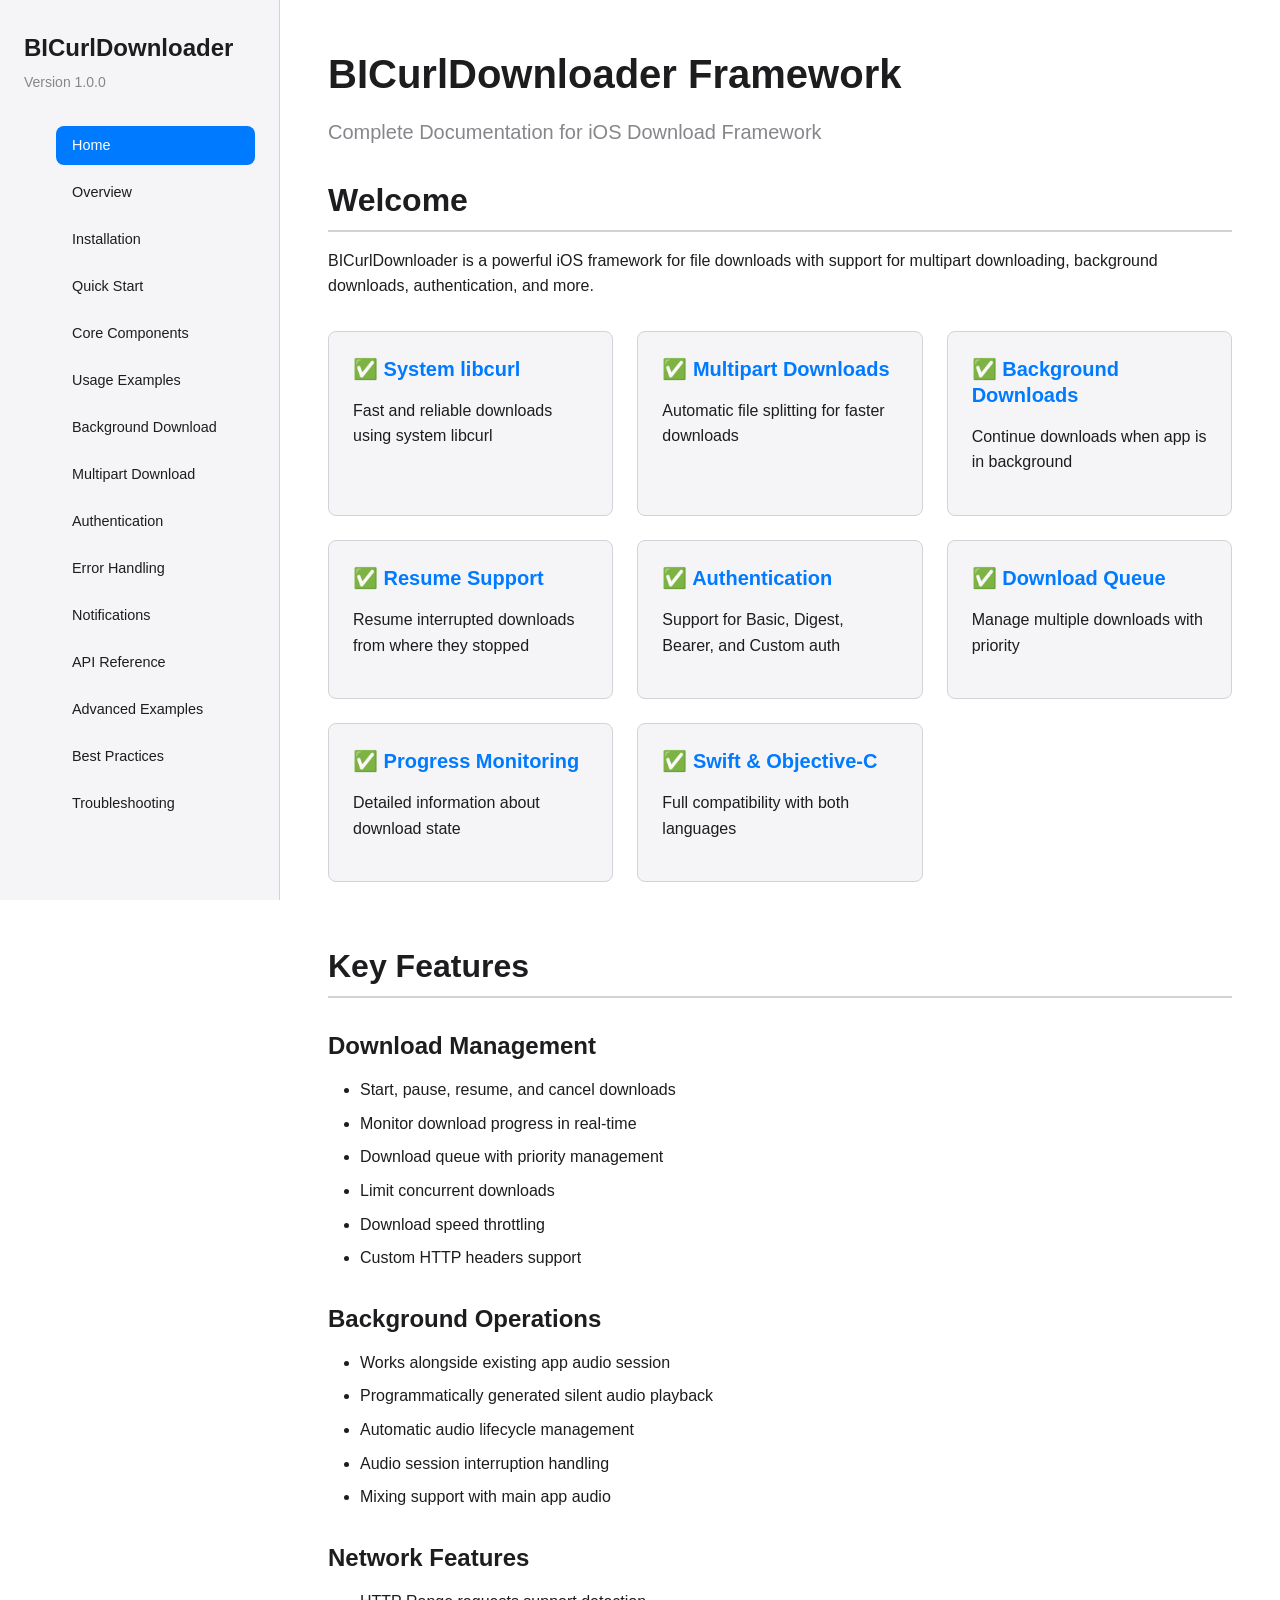
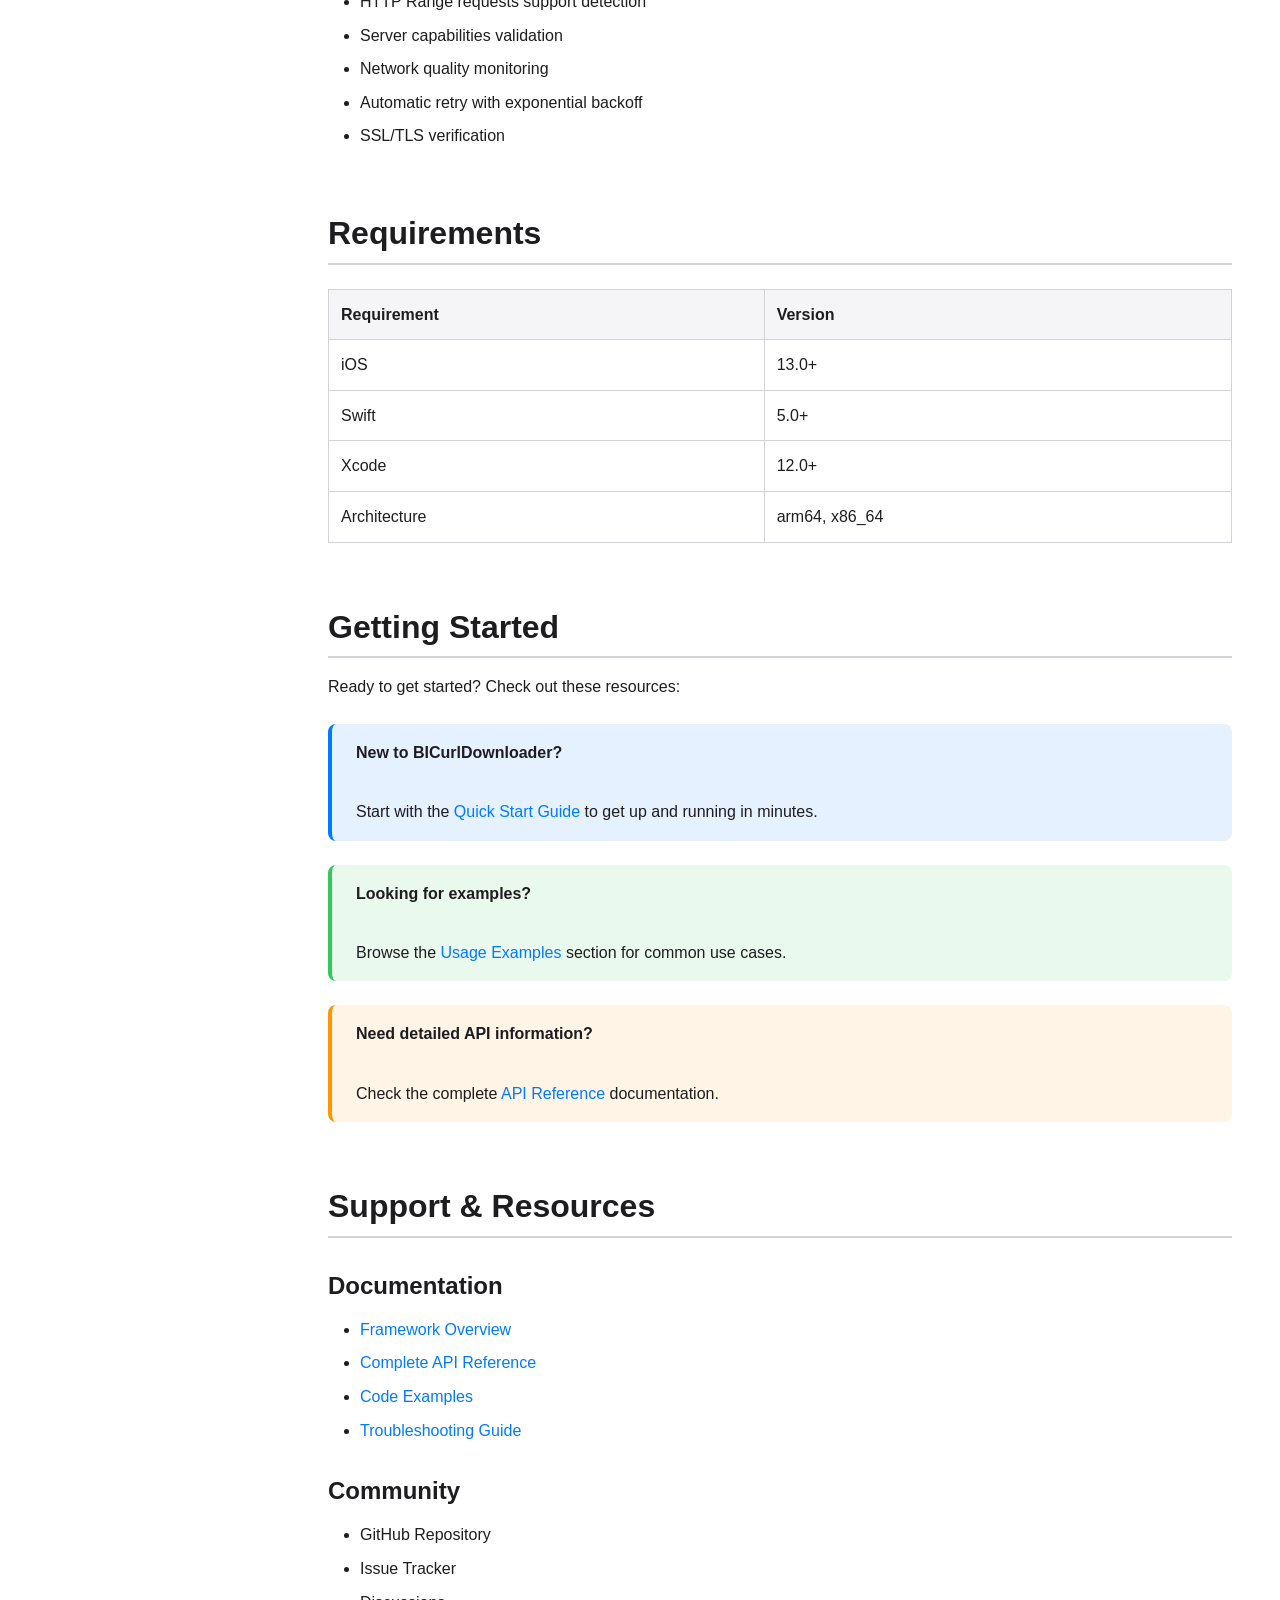
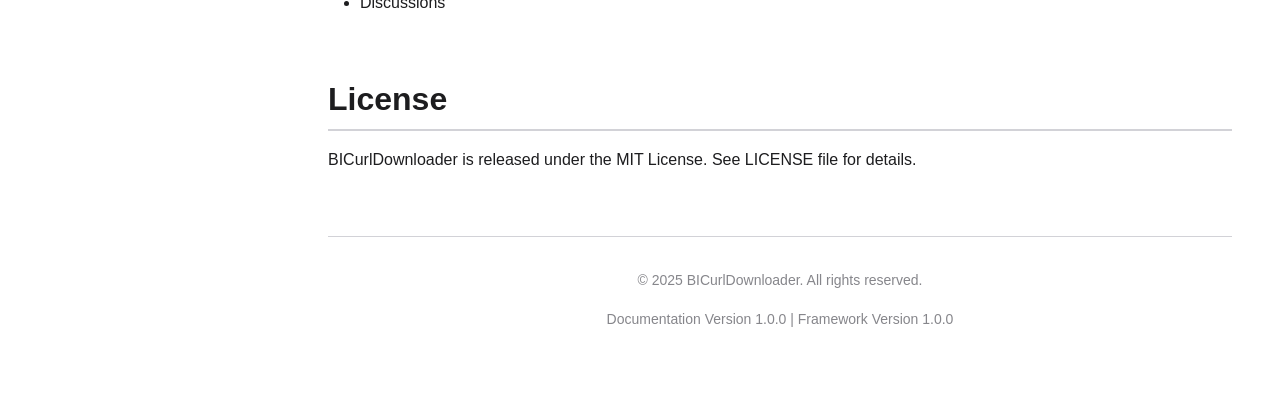
<file: Documentation/index.html>
<!DOCTYPE html>
<html lang="en">
<head>
    <meta charset="UTF-8">
    <meta name="viewport" content="width=device-width, initial-scale=1.0">
    <title>BICurlDownloader - Documentation</title>
    <link rel="stylesheet" href="styles.css">
</head>
<body>
    <div class="container">
        <!-- Sidebar Navigation -->
        <aside class="sidebar">
            <div class="sidebar-header">
                <h1>BICurlDownloader</h1>
                <div class="version">Version 1.0.0</div>
            </div>
            <nav>
                <ul class="nav-menu">
                    <li><a href="index.html" class="active">Home</a></li>
                    <li><a href="overview.html">Overview</a></li>
                    <li><a href="installation.html">Installation</a></li>
                    <li><a href="quick-start.html">Quick Start</a></li>
                    <li><a href="core-components.html">Core Components</a></li>
                    <li><a href="usage-examples.html">Usage Examples</a></li>
                    <li><a href="background-download.html">Background Download</a></li>
                    <li><a href="multipart-download.html">Multipart Download</a></li>
                    <li><a href="authentication.html">Authentication</a></li>
                    <li><a href="error-handling.html">Error Handling</a></li>
                    <li><a href="notifications.html">Notifications</a></li>
                    <li><a href="api-reference.html">API Reference</a></li>
                    <li><a href="advanced-examples.html">Advanced Examples</a></li>
                    <li><a href="best-practices.html">Best Practices</a></li>
                    <li><a href="troubleshooting.html">Troubleshooting</a></li>
                </ul>
            </nav>
        </aside>

        <!-- Main Content -->
        <main class="main-content">
            <h1>BICurlDownloader Framework</h1>
            <p class="subtitle">Complete Documentation for iOS Download Framework</p>

            <section id="welcome">
                <h2>Welcome</h2>
                <p>BICurlDownloader is a powerful iOS framework for file downloads with support for multipart downloading, background downloads, authentication, and more.</p>
                
                <div class="feature-list">
                    <div class="feature-item">
                        <h4>✅ System libcurl</h4>
                        <p>Fast and reliable downloads using system libcurl</p>
                    </div>
                    <div class="feature-item">
                        <h4>✅ Multipart Downloads</h4>
                        <p>Automatic file splitting for faster downloads</p>
                    </div>
                    <div class="feature-item">
                        <h4>✅ Background Downloads</h4>
                        <p>Continue downloads when app is in background</p>
                    </div>
                    <div class="feature-item">
                        <h4>✅ Resume Support</h4>
                        <p>Resume interrupted downloads from where they stopped</p>
                    </div>
                    <div class="feature-item">
                        <h4>✅ Authentication</h4>
                        <p>Support for Basic, Digest, Bearer, and Custom auth</p>
                    </div>
                    <div class="feature-item">
                        <h4>✅ Download Queue</h4>
                        <p>Manage multiple downloads with priority</p>
                    </div>
                    <div class="feature-item">
                        <h4>✅ Progress Monitoring</h4>
                        <p>Detailed information about download state</p>
                    </div>
                    <div class="feature-item">
                        <h4>✅ Swift & Objective-C</h4>
                        <p>Full compatibility with both languages</p>
                    </div>
                </div>
            </section>

            <section id="features">
                <h2>Key Features</h2>
                
                <h3>Download Management</h3>
                <ul>
                    <li>Start, pause, resume, and cancel downloads</li>
                    <li>Monitor download progress in real-time</li>
                    <li>Download queue with priority management</li>
                    <li>Limit concurrent downloads</li>
                    <li>Download speed throttling</li>
                    <li>Custom HTTP headers support</li>
                </ul>

                <h3>Background Operations</h3>
                <ul>
                    <li>Works alongside existing app audio session</li>
                    <li>Programmatically generated silent audio playback</li>
                    <li>Automatic audio lifecycle management</li>
                    <li>Audio session interruption handling</li>
                    <li>Mixing support with main app audio</li>
                </ul>

                <h3>Network Features</h3>
                <ul>
                    <li>HTTP Range requests support detection</li>
                    <li>Server capabilities validation</li>
                    <li>Network quality monitoring</li>
                    <li>Automatic retry with exponential backoff</li>
                    <li>SSL/TLS verification</li>
                </ul>
            </section>

            <section id="requirements">
                <h2>Requirements</h2>
                <table>
                    <tr>
                        <th>Requirement</th>
                        <th>Version</th>
                    </tr>
                    <tr>
                        <td>iOS</td>
                        <td>13.0+</td>
                    </tr>
                    <tr>
                        <td>Swift</td>
                        <td>5.0+</td>
                    </tr>
                    <tr>
                        <td>Xcode</td>
                        <td>12.0+</td>
                    </tr>
                    <tr>
                        <td>Architecture</td>
                        <td>arm64, x86_64</td>
                    </tr>
                </table>
            </section>

            <section id="getting-started">
                <h2>Getting Started</h2>
                <p>Ready to get started? Check out these resources:</p>
                
                <div class="alert alert-info">
                    <strong>New to BICurlDownloader?</strong><br>
                    Start with the <a href="quick-start.html">Quick Start Guide</a> to get up and running in minutes.
                </div>

                <div class="alert alert-success">
                    <strong>Looking for examples?</strong><br>
                    Browse the <a href="usage-examples.html">Usage Examples</a> section for common use cases.
                </div>

                <div class="alert alert-warning">
                    <strong>Need detailed API information?</strong><br>
                    Check the complete <a href="api-reference.html">API Reference</a> documentation.
                </div>
            </section>

            <section id="support">
                <h2>Support & Resources</h2>
                
                <h3>Documentation</h3>
                <ul>
                    <li><a href="overview.html">Framework Overview</a></li>
                    <li><a href="api-reference.html">Complete API Reference</a></li>
                    <li><a href="usage-examples.html">Code Examples</a></li>
                    <li><a href="troubleshooting.html">Troubleshooting Guide</a></li>
                </ul>

                <h3>Community</h3>
                <ul>
                    <li>GitHub Repository</li>
                    <li>Issue Tracker</li>
                    <li>Discussions</li>
                </ul>
            </section>

            <section id="license">
                <h2>License</h2>
                <p>BICurlDownloader is released under the MIT License. See LICENSE file for details.</p>
            </section>

            <footer>
                <p>&copy; 2025 BICurlDownloader. All rights reserved.</p>
                <p>Documentation Version 1.0.0 | Framework Version 1.0.0</p>
            </footer>
        </main>
    </div>
</body>
</html>
</file>
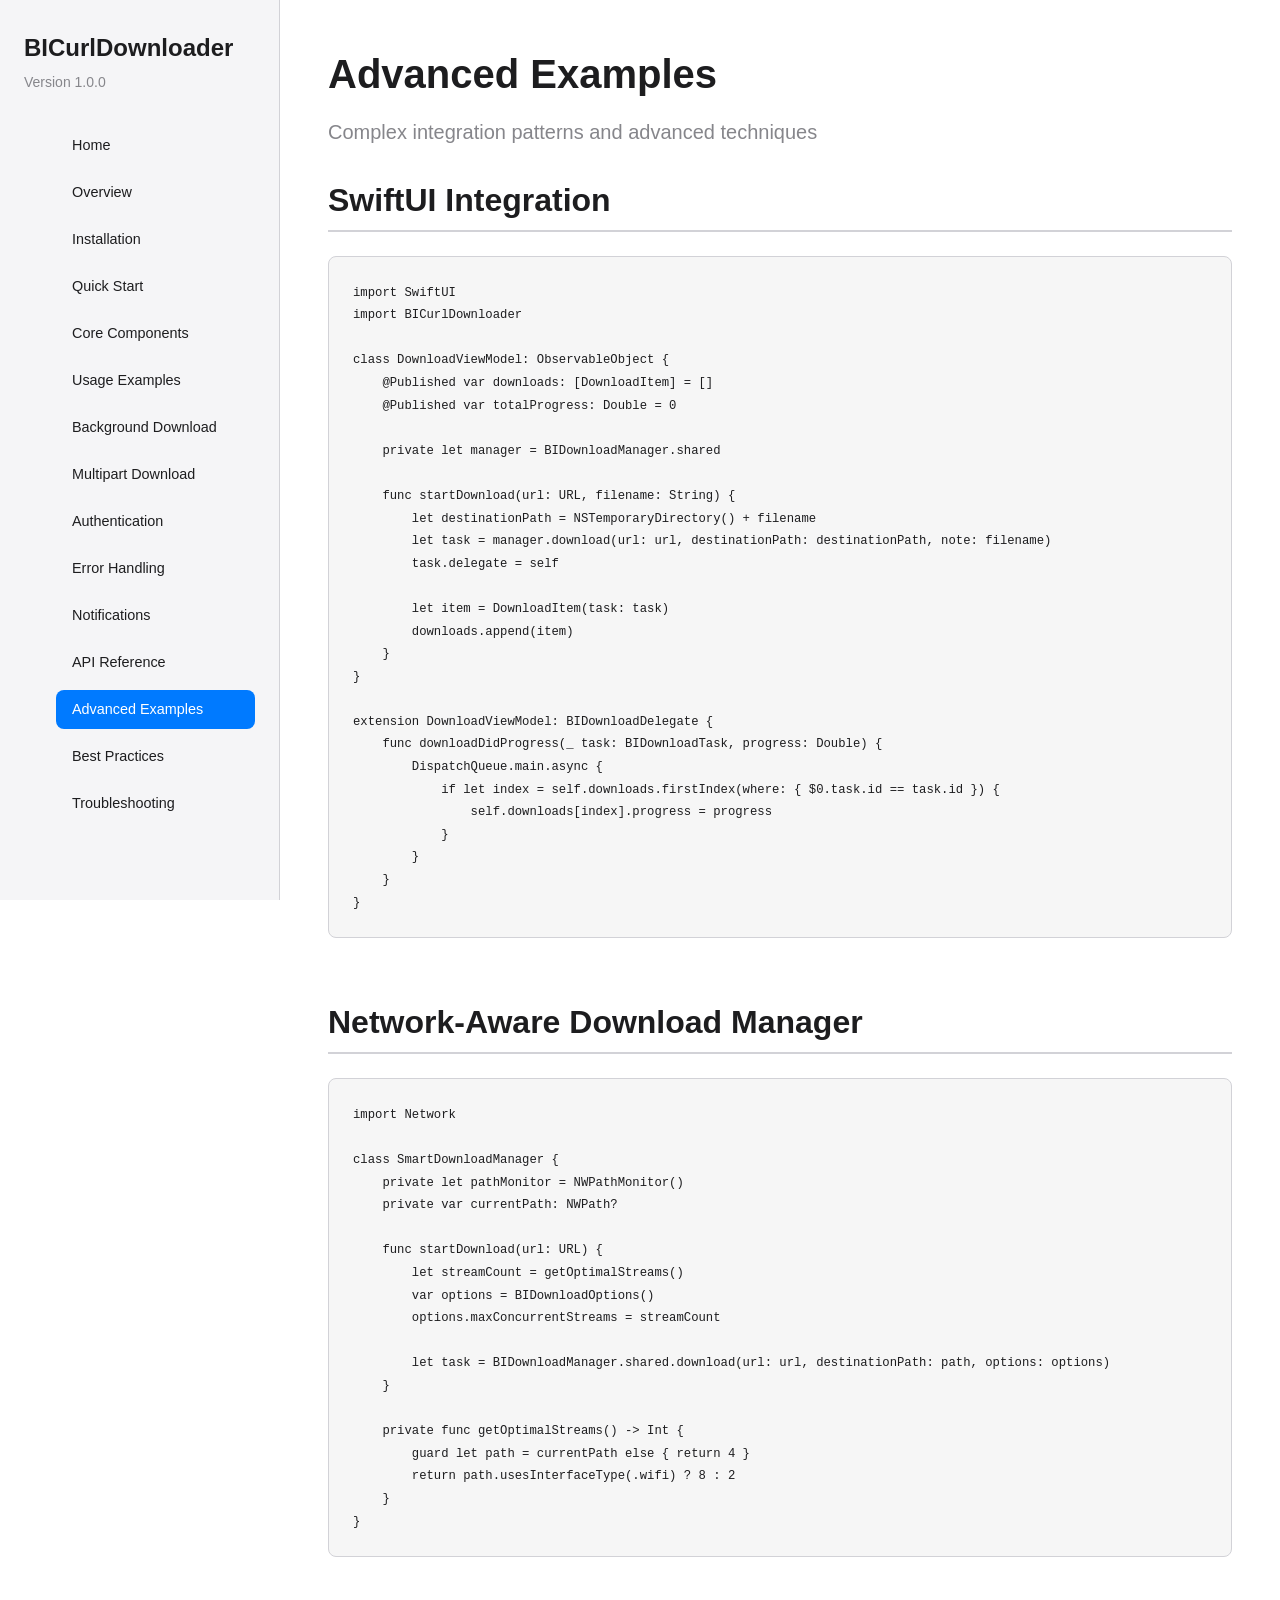
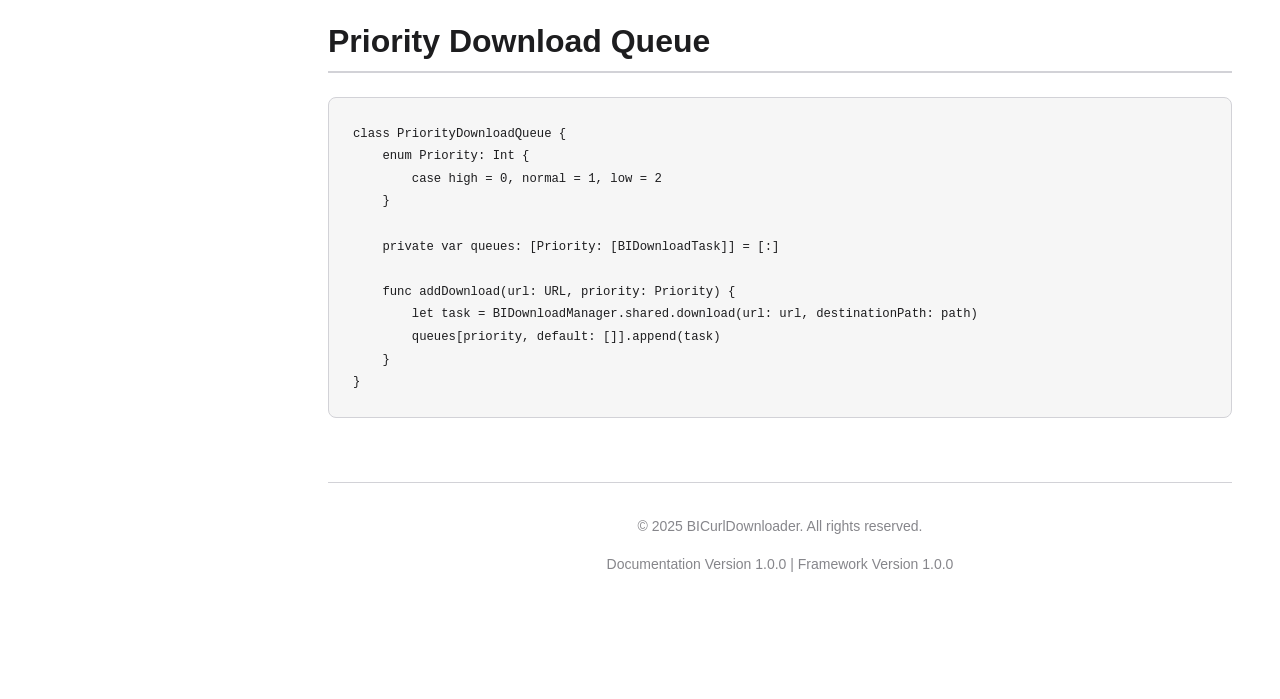
<file: Documentation/advanced-examples.html>
<!DOCTYPE html>
<html lang="en">
<head>
    <meta charset="UTF-8">
    <meta name="viewport" content="width=device-width, initial-scale=1.0">
    <title>Advanced Examples - BICurlDownloader</title>
    <link rel="stylesheet" href="styles.css">
</head>
<body>
    <div class="container">
        <aside class="sidebar">
            <div class="sidebar-header">
                <h1>BICurlDownloader</h1>
                <div class="version">Version 1.0.0</div>
            </div>
            <nav>
                <ul class="nav-menu">
                    <li><a href="index.html">Home</a></li>
                    <li><a href="overview.html">Overview</a></li>
                    <li><a href="installation.html">Installation</a></li>
                    <li><a href="quick-start.html">Quick Start</a></li>
                    <li><a href="core-components.html">Core Components</a></li>
                    <li><a href="usage-examples.html">Usage Examples</a></li>
                    <li><a href="background-download.html">Background Download</a></li>
                    <li><a href="multipart-download.html">Multipart Download</a></li>
                    <li><a href="authentication.html">Authentication</a></li>
                    <li><a href="error-handling.html">Error Handling</a></li>
                    <li><a href="notifications.html">Notifications</a></li>
                    <li><a href="api-reference.html">API Reference</a></li>
                    <li><a href="advanced-examples.html" class="active">Advanced Examples</a></li>
                    <li><a href="best-practices.html">Best Practices</a></li>
                    <li><a href="troubleshooting.html">Troubleshooting</a></li>
                </ul>
            </nav>
        </aside>

        <main class="main-content">
            <h1>Advanced Examples</h1>
            <p class="subtitle">Complex integration patterns and advanced techniques</p>

            <section id="swiftui">
                <h2>SwiftUI Integration</h2>
                <pre><code>import SwiftUI
import BICurlDownloader

class DownloadViewModel: ObservableObject {
    @Published var downloads: [DownloadItem] = []
    @Published var totalProgress: Double = 0
    
    private let manager = BIDownloadManager.shared
    
    func startDownload(url: URL, filename: String) {
        let destinationPath = NSTemporaryDirectory() + filename
        let task = manager.download(url: url, destinationPath: destinationPath, note: filename)
        task.delegate = self
        
        let item = DownloadItem(task: task)
        downloads.append(item)
    }
}

extension DownloadViewModel: BIDownloadDelegate {
    func downloadDidProgress(_ task: BIDownloadTask, progress: Double) {
        DispatchQueue.main.async {
            if let index = self.downloads.firstIndex(where: { $0.task.id == task.id }) {
                self.downloads[index].progress = progress
            }
        }
    }
}</code></pre>
            </section>

            <section id="network-monitoring">
                <h2>Network-Aware Download Manager</h2>
                <pre><code>import Network

class SmartDownloadManager {
    private let pathMonitor = NWPathMonitor()
    private var currentPath: NWPath?
    
    func startDownload(url: URL) {
        let streamCount = getOptimalStreams()
        var options = BIDownloadOptions()
        options.maxConcurrentStreams = streamCount
        
        let task = BIDownloadManager.shared.download(url: url, destinationPath: path, options: options)
    }
    
    private func getOptimalStreams() -> Int {
        guard let path = currentPath else { return 4 }
        return path.usesInterfaceType(.wifi) ? 8 : 2
    }
}</code></pre>
            </section>

            <section id="download-queue">
                <h2>Priority Download Queue</h2>
                <pre><code>class PriorityDownloadQueue {
    enum Priority: Int {
        case high = 0, normal = 1, low = 2
    }
    
    private var queues: [Priority: [BIDownloadTask]] = [:]
    
    func addDownload(url: URL, priority: Priority) {
        let task = BIDownloadManager.shared.download(url: url, destinationPath: path)
        queues[priority, default: []].append(task)
    }
}</code></pre>
            </section>

            <footer>
                <p>&copy; 2025 BICurlDownloader. All rights reserved.</p>
                <p>Documentation Version 1.0.0 | Framework Version 1.0.0</p>
            </footer>
        </main>
    </div>
</body>
</html>
</file>
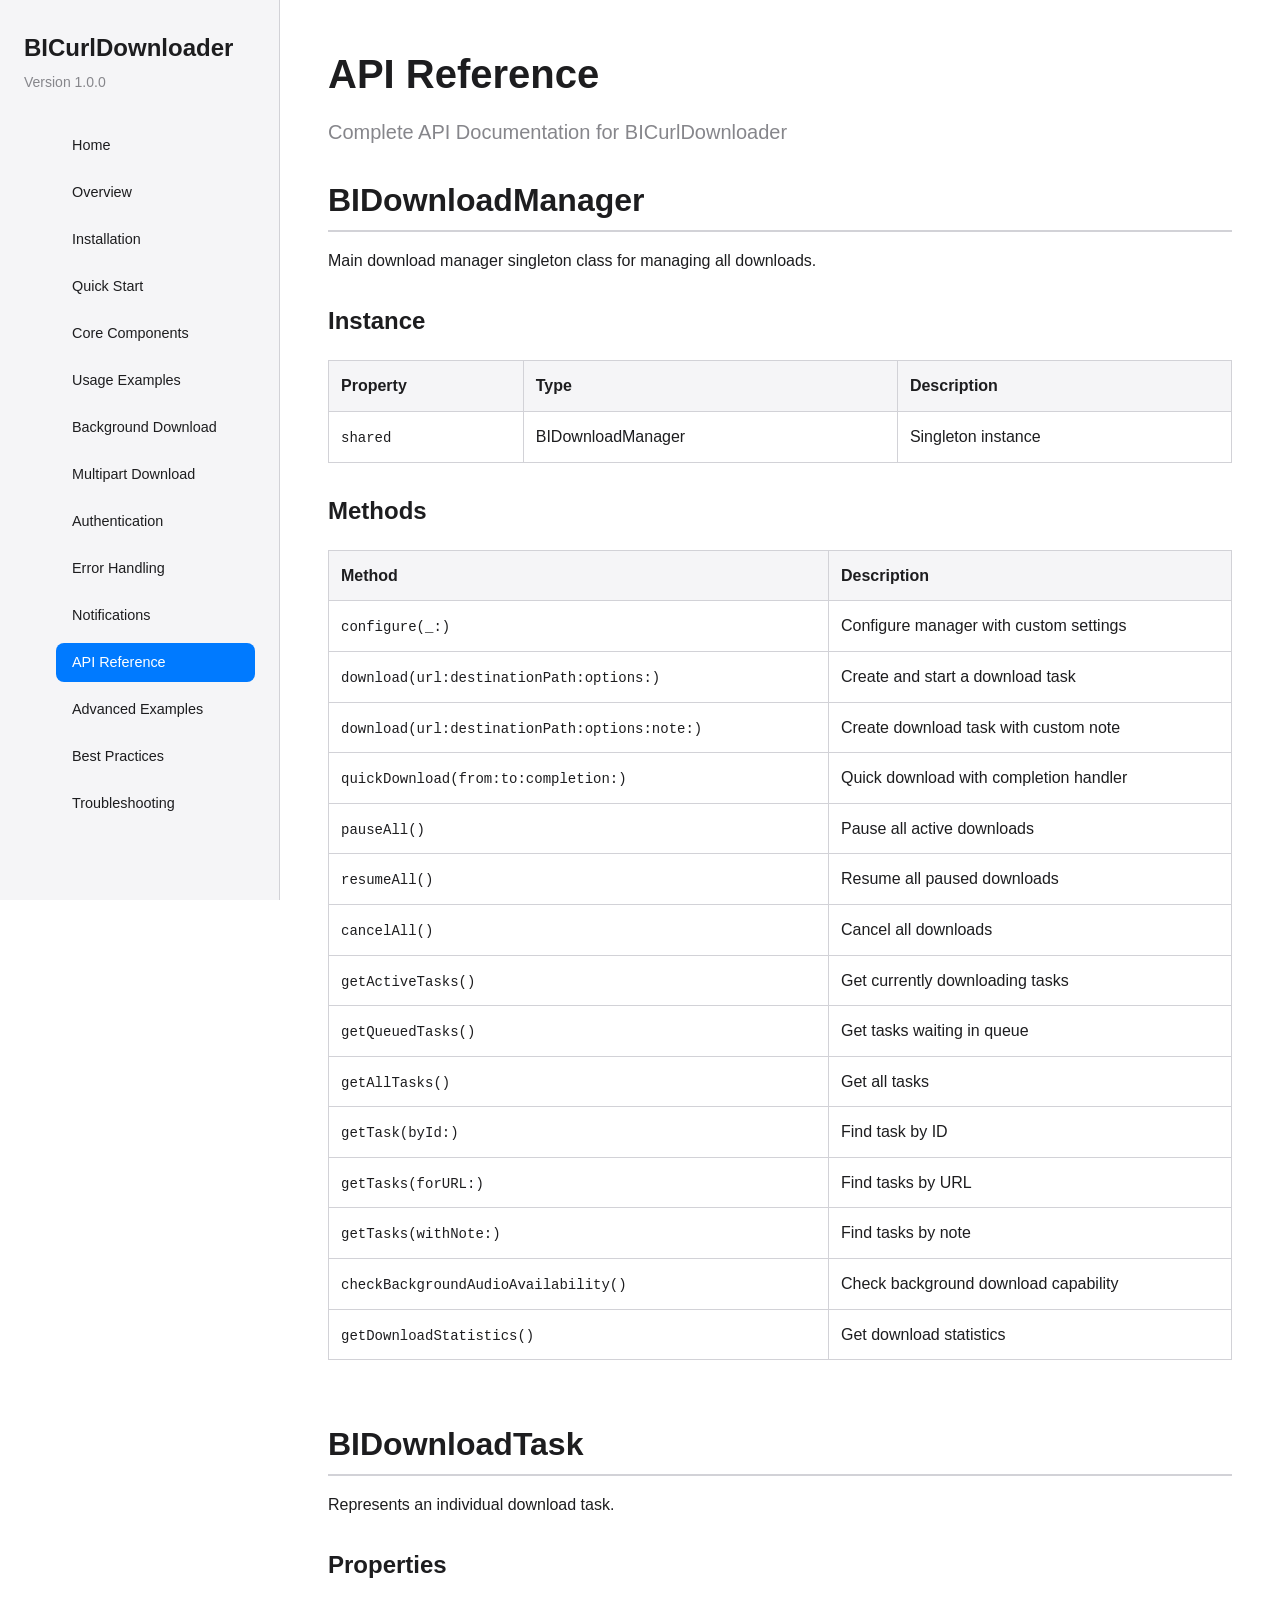
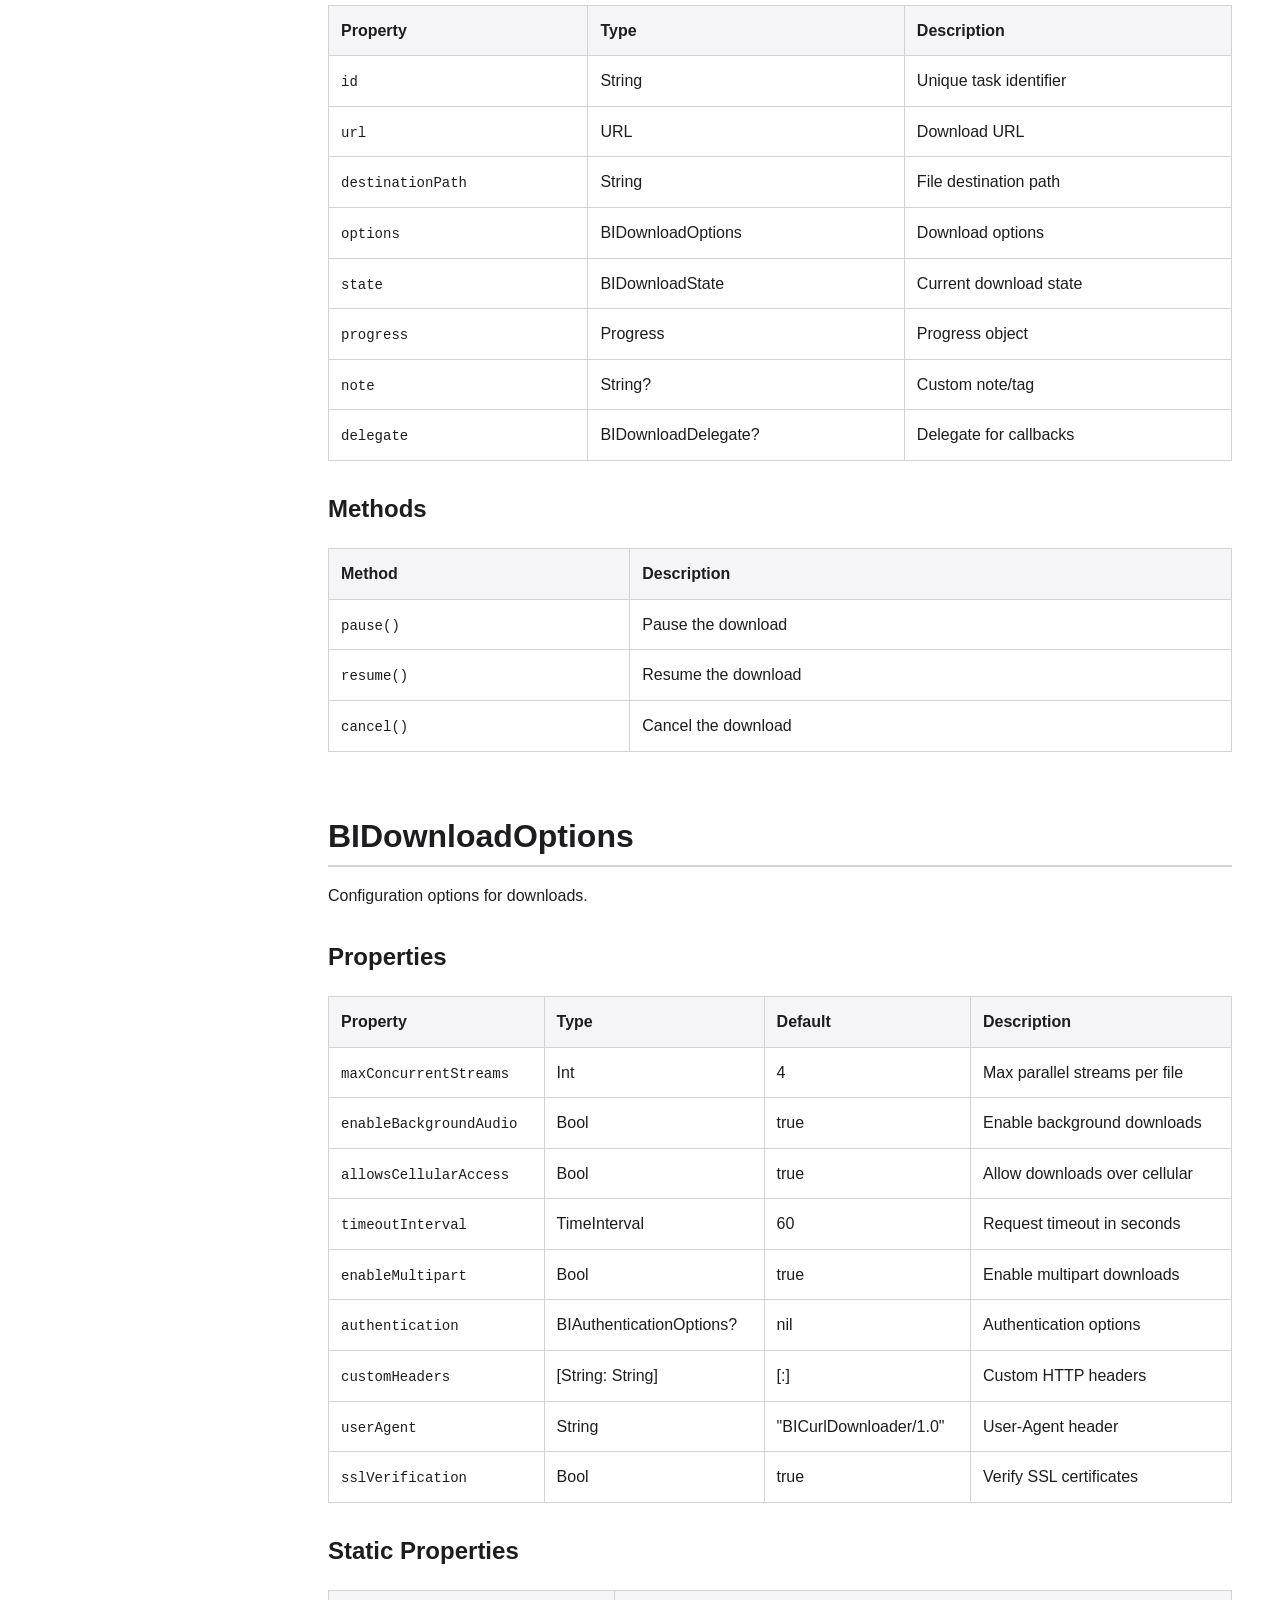
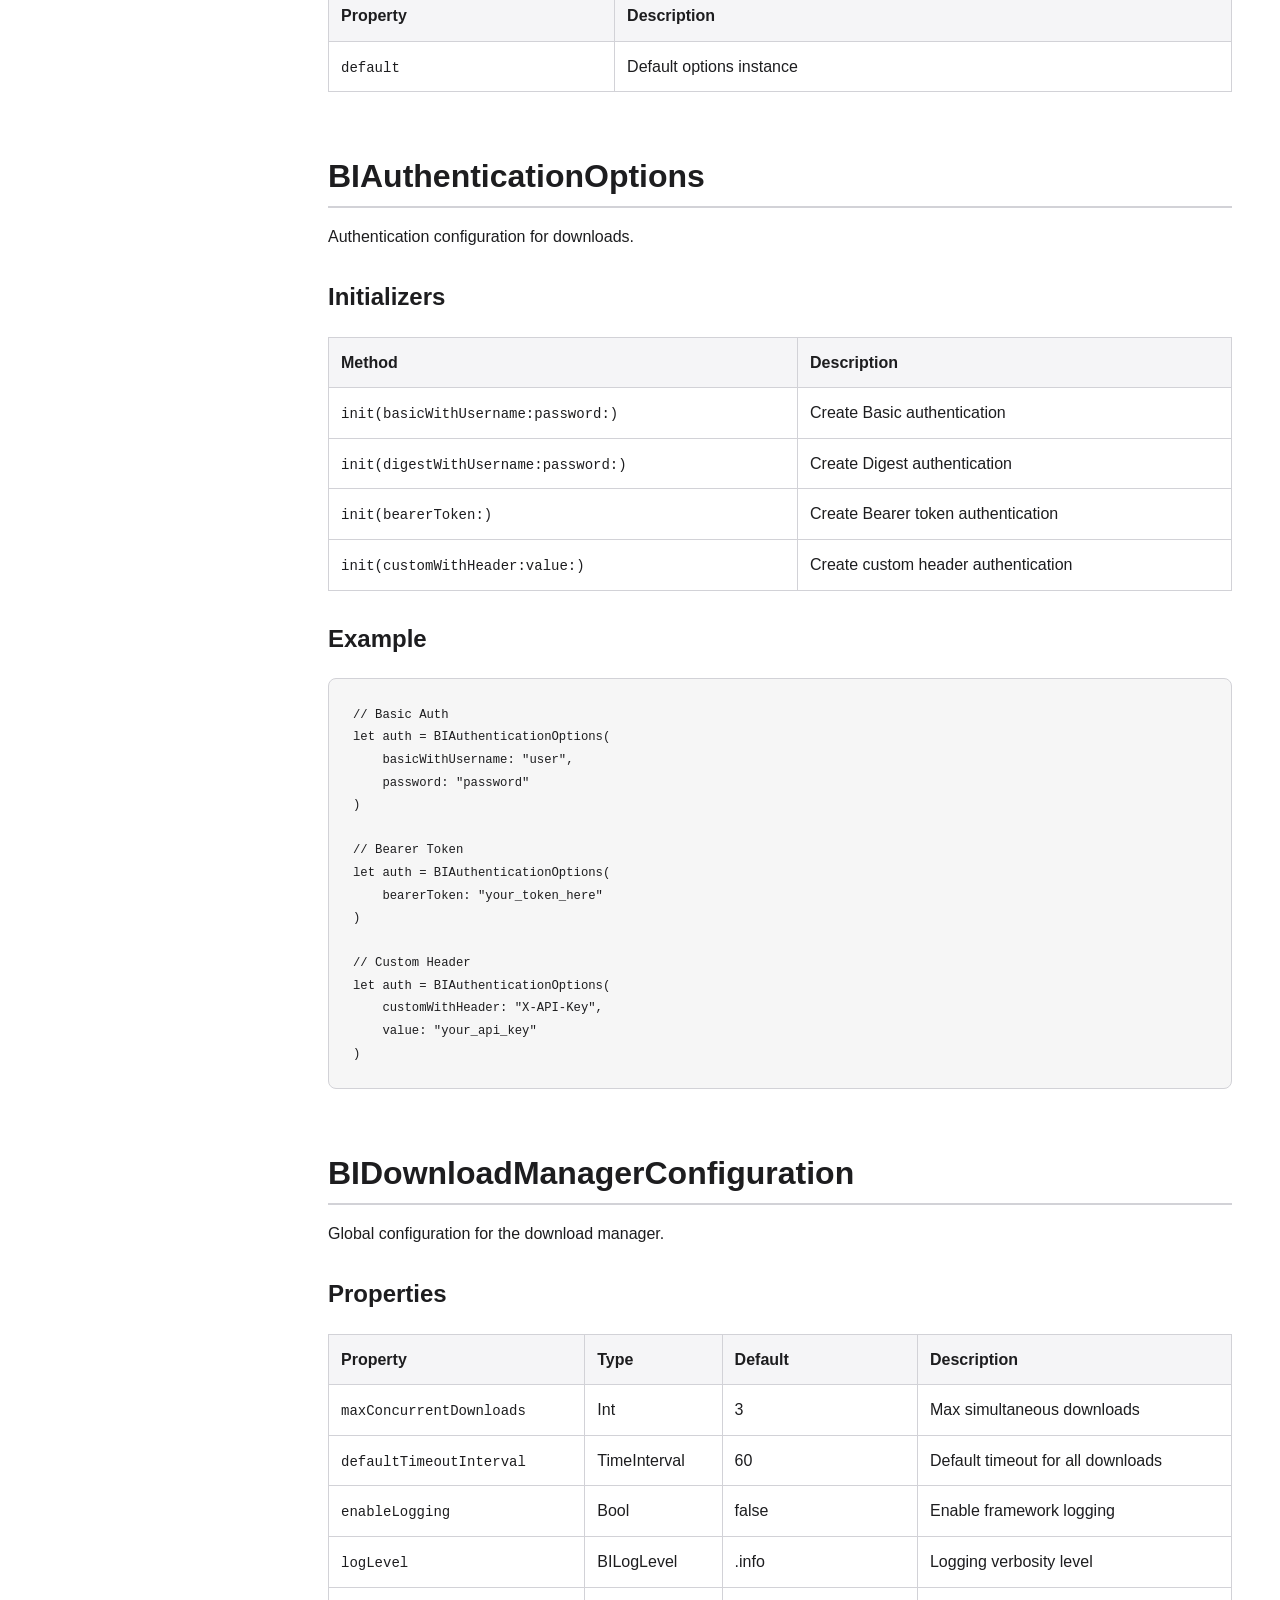
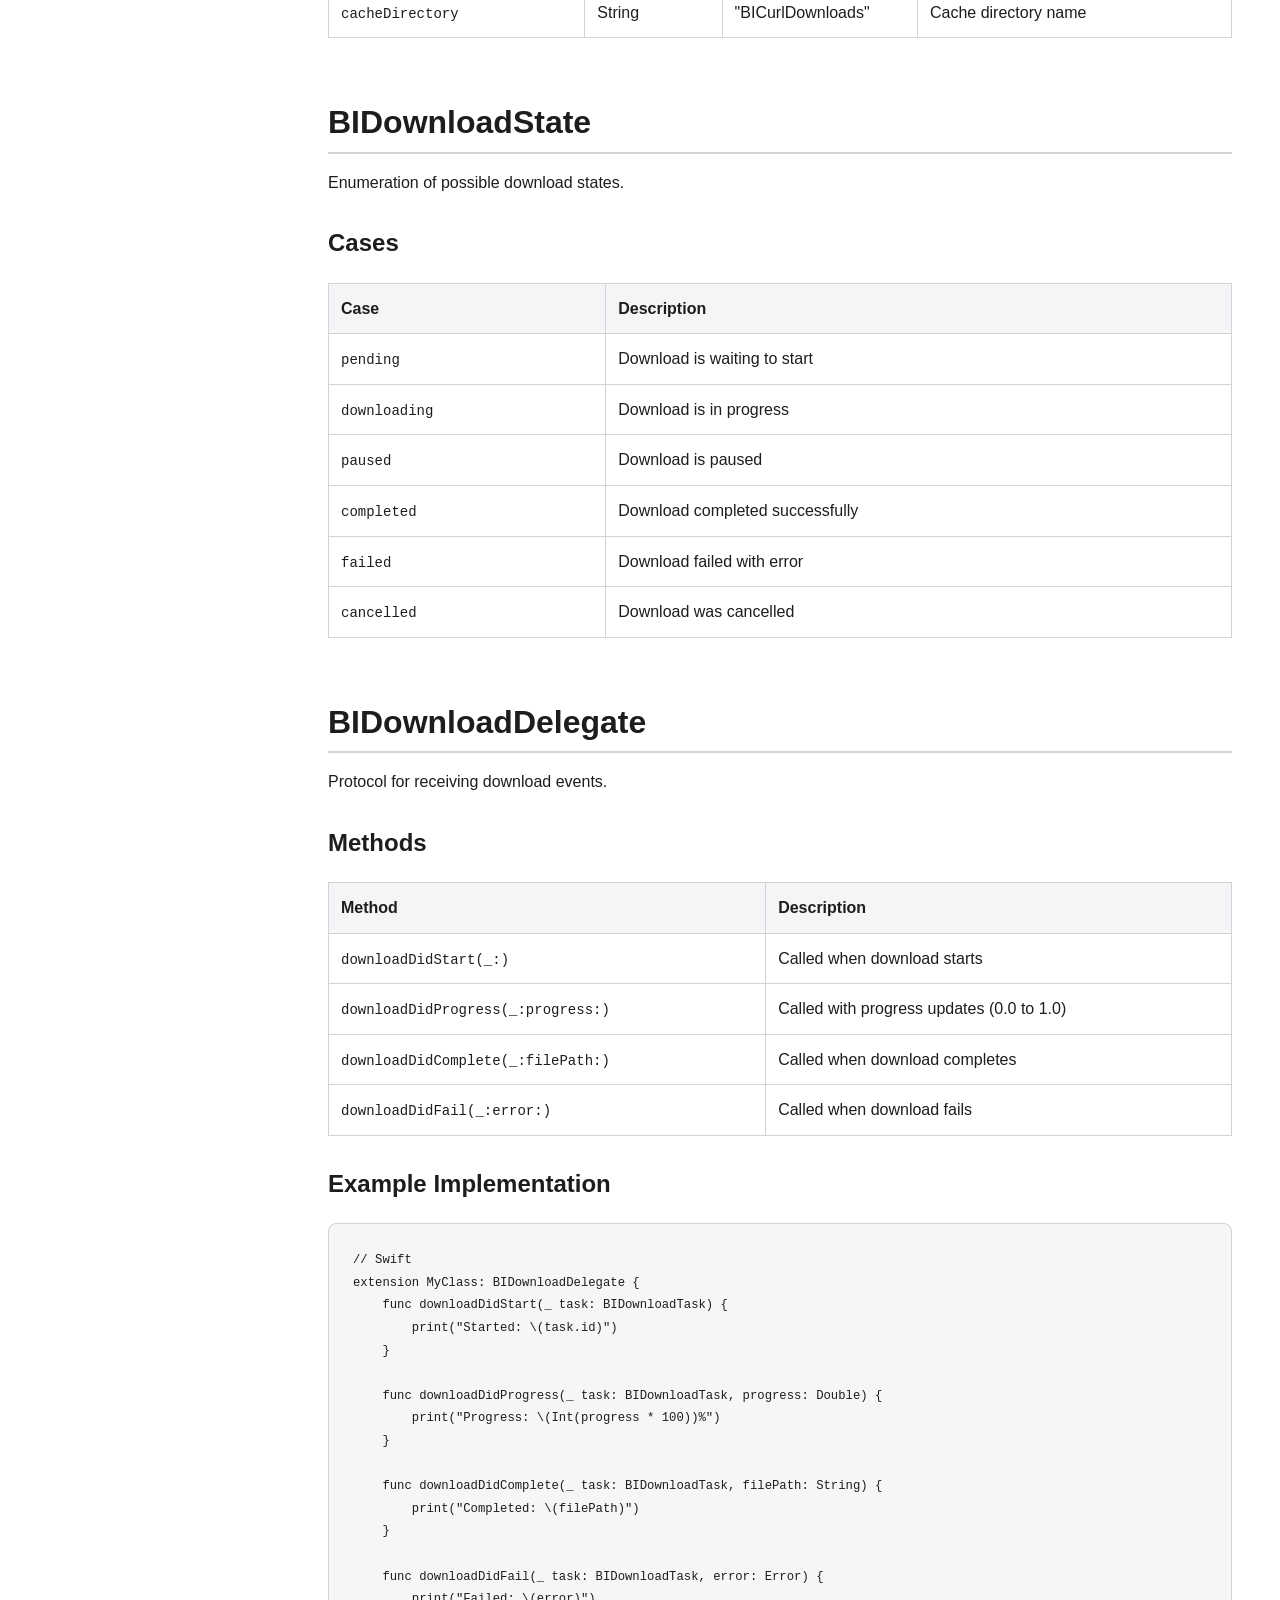
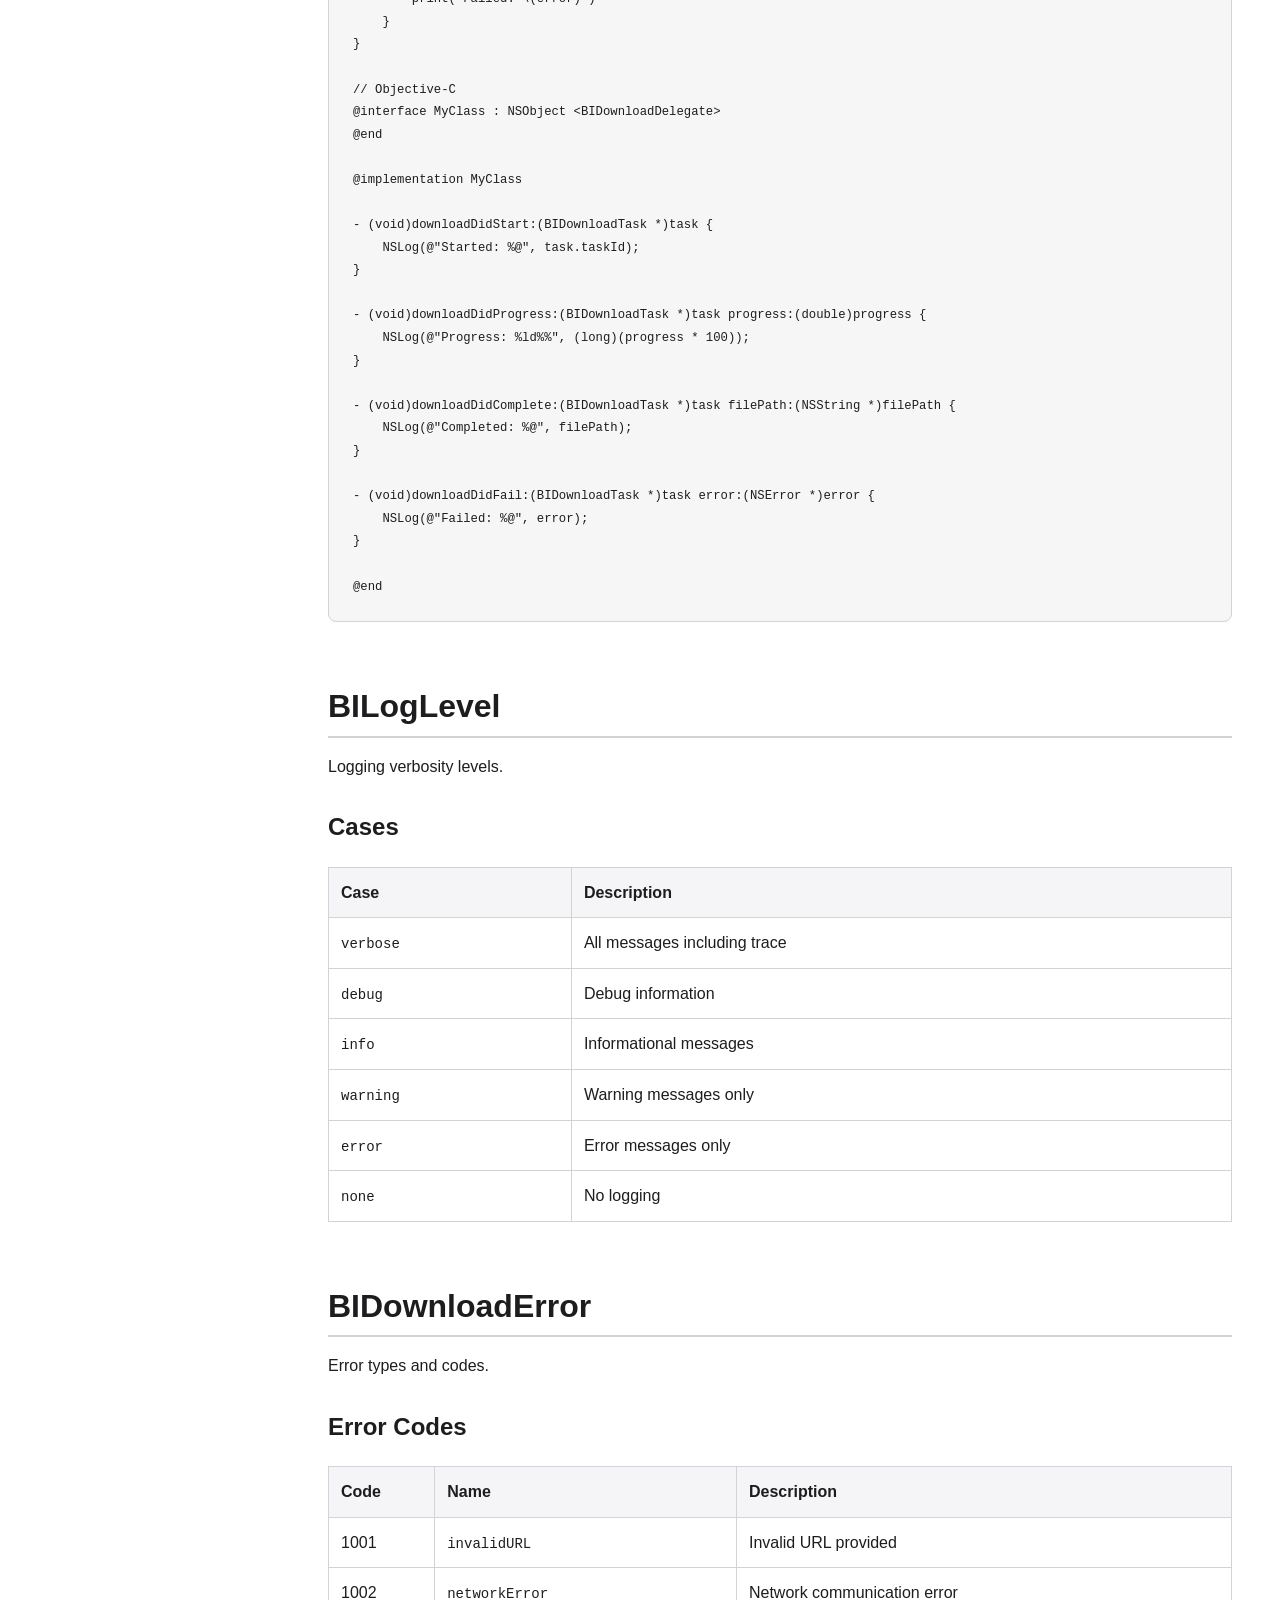
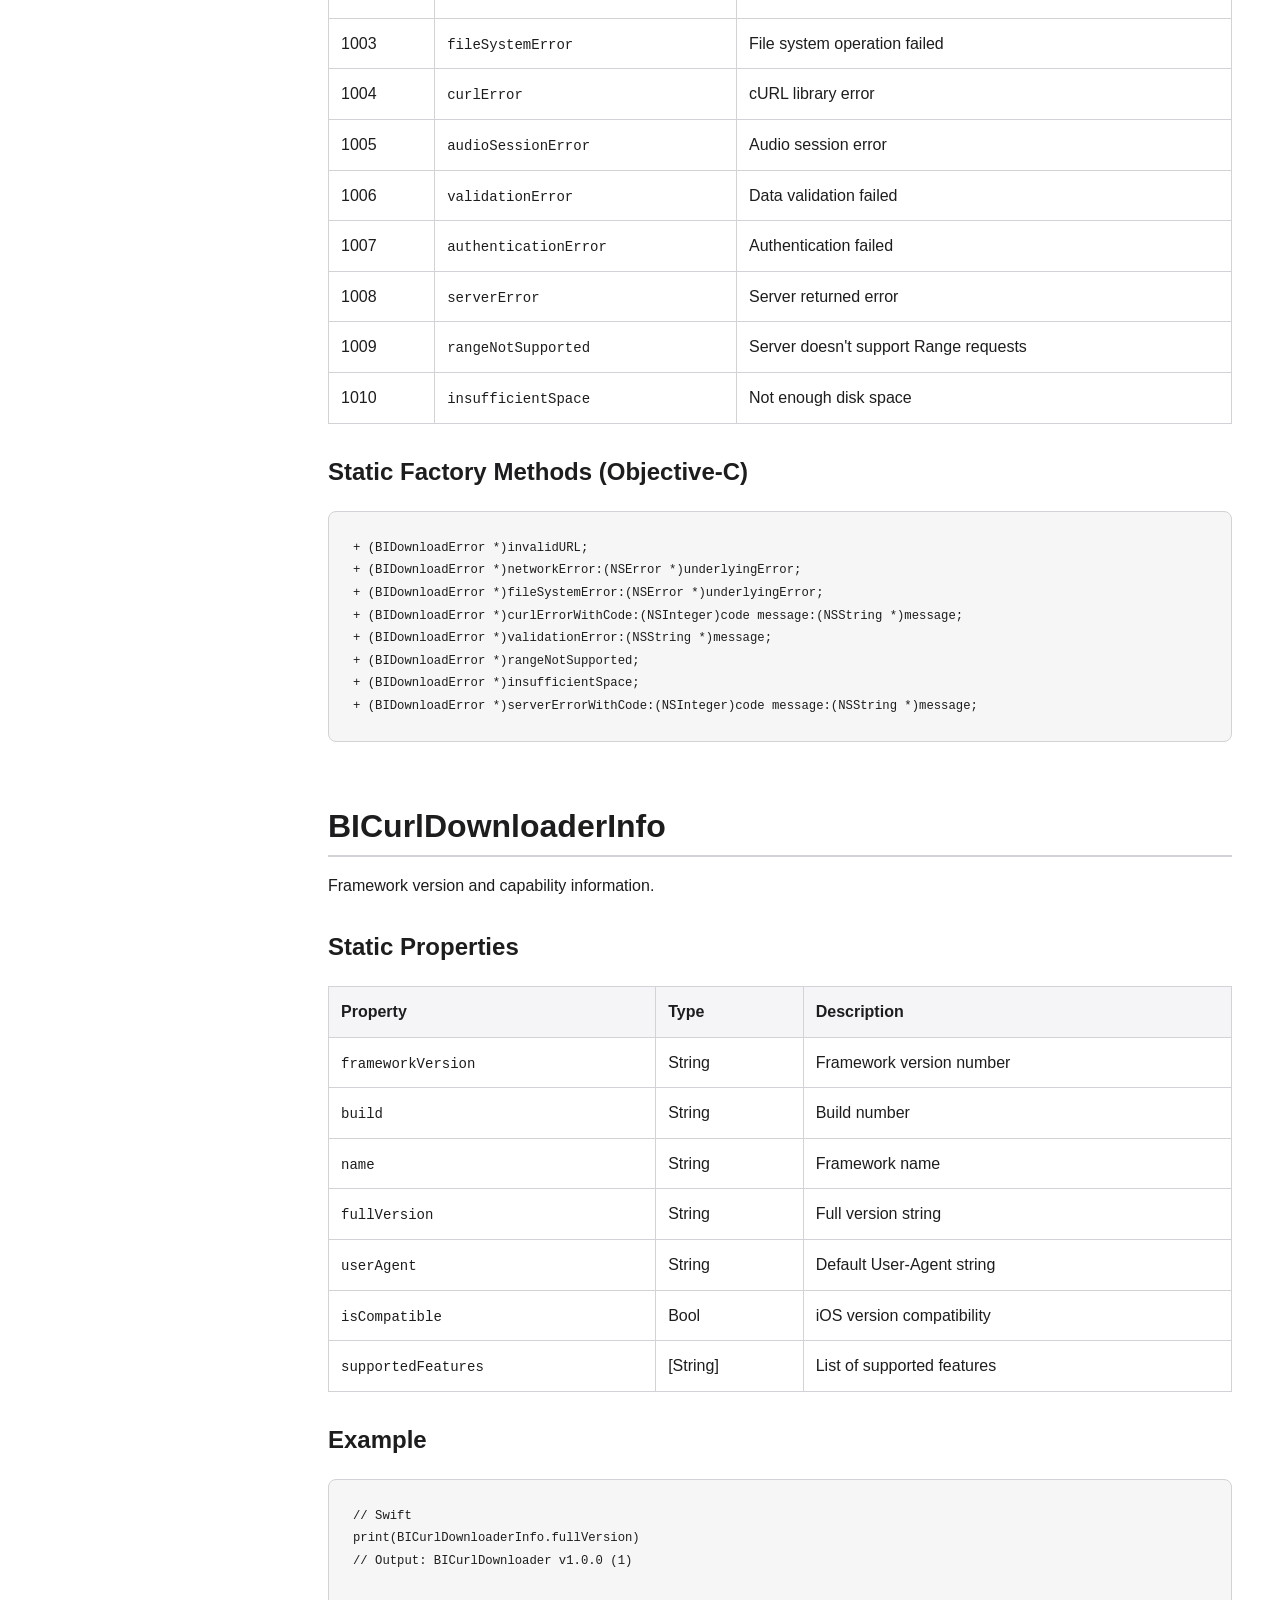
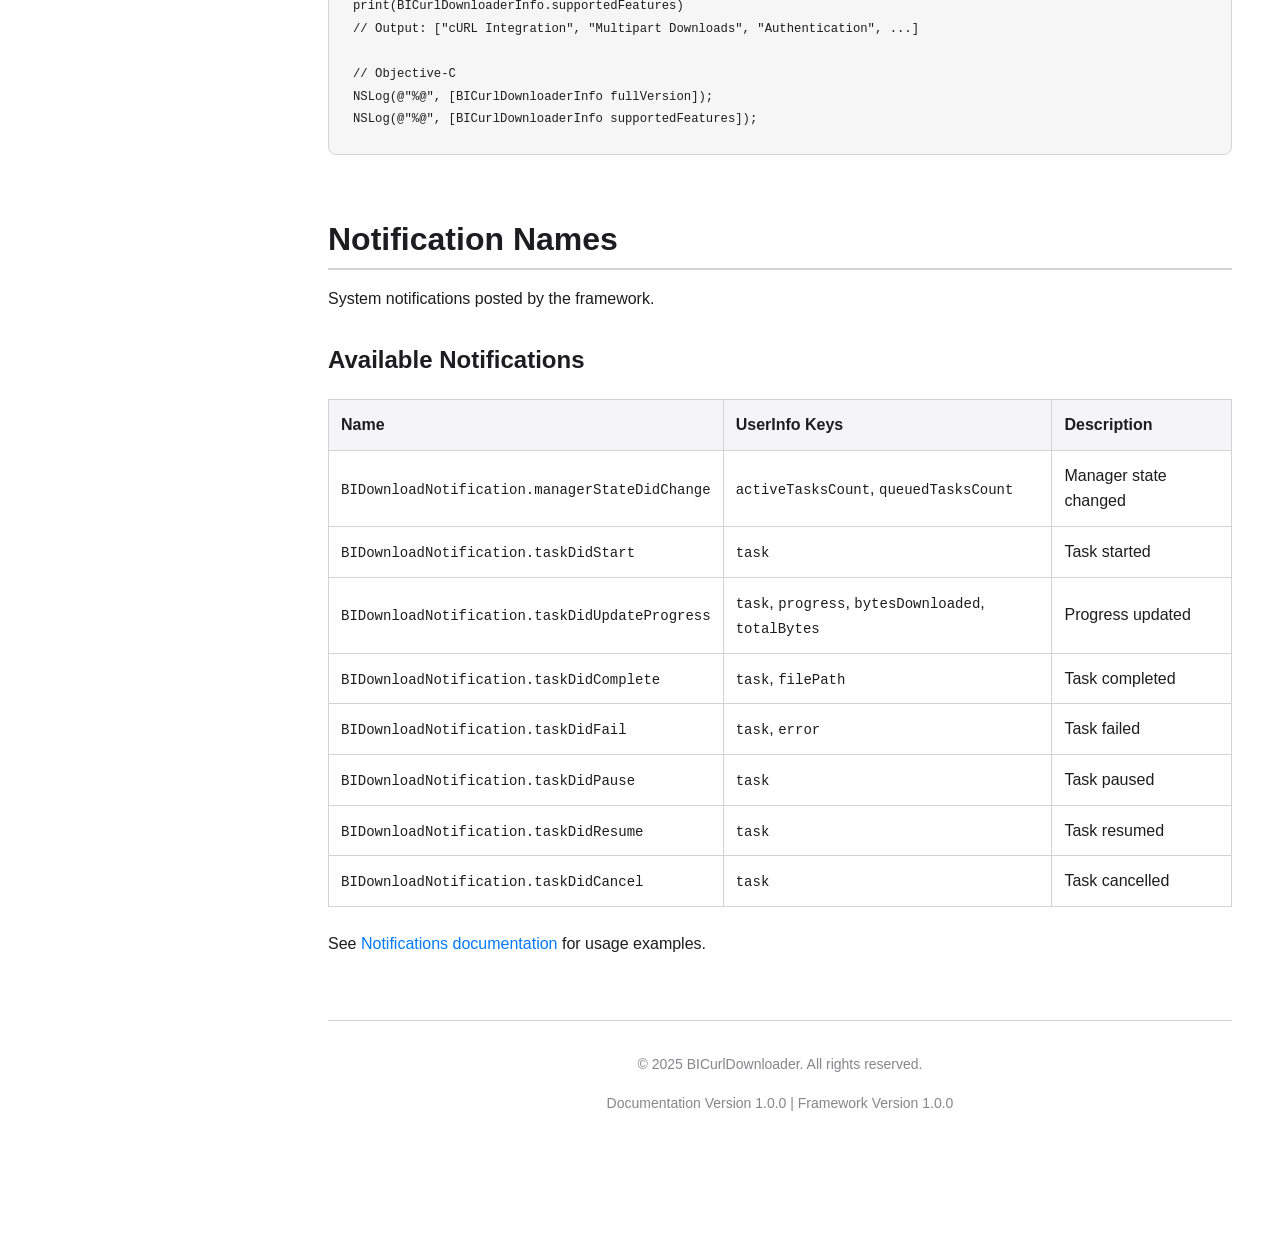
<file: Documentation/api-reference.html>
<!DOCTYPE html>
<html lang="en">
<head>
    <meta charset="UTF-8">
    <meta name="viewport" content="width=device-width, initial-scale=1.0">
    <title>API Reference - BICurlDownloader</title>
    <link rel="stylesheet" href="styles.css">
</head>
<body>
    <div class="container">
        <!-- Sidebar Navigation -->
        <aside class="sidebar">
            <div class="sidebar-header">
                <h1>BICurlDownloader</h1>
                <div class="version">Version 1.0.0</div>
            </div>
            <nav>
                <ul class="nav-menu">
                    <li><a href="index.html">Home</a></li>
                    <li><a href="overview.html">Overview</a></li>
                    <li><a href="installation.html">Installation</a></li>
                    <li><a href="quick-start.html">Quick Start</a></li>
                    <li><a href="core-components.html">Core Components</a></li>
                    <li><a href="usage-examples.html">Usage Examples</a></li>
                    <li><a href="background-download.html">Background Download</a></li>
                    <li><a href="multipart-download.html">Multipart Download</a></li>
                    <li><a href="authentication.html">Authentication</a></li>
                    <li><a href="error-handling.html">Error Handling</a></li>
                    <li><a href="notifications.html">Notifications</a></li>
                    <li><a href="api-reference.html" class="active">API Reference</a></li>
                    <li><a href="advanced-examples.html">Advanced Examples</a></li>
                    <li><a href="best-practices.html">Best Practices</a></li>
                    <li><a href="troubleshooting.html">Troubleshooting</a></li>
                </ul>
            </nav>
        </aside>

        <!-- Main Content -->
        <main class="main-content">
            <h1>API Reference</h1>
            <p class="subtitle">Complete API Documentation for BICurlDownloader</p>

            <section id="bidownloadmanager">
                <h2>BIDownloadManager</h2>
                <p>Main download manager singleton class for managing all downloads.</p>

                <h3>Instance</h3>
                <table>
                    <tr>
                        <th>Property</th>
                        <th>Type</th>
                        <th>Description</th>
                    </tr>
                    <tr>
                        <td><code>shared</code></td>
                        <td>BIDownloadManager</td>
                        <td>Singleton instance</td>
                    </tr>
                </table>

                <h3>Methods</h3>
                <table>
                    <tr>
                        <th>Method</th>
                        <th>Description</th>
                    </tr>
                    <tr>
                        <td><code>configure(_:)</code></td>
                        <td>Configure manager with custom settings</td>
                    </tr>
                    <tr>
                        <td><code>download(url:destinationPath:options:)</code></td>
                        <td>Create and start a download task</td>
                    </tr>
                    <tr>
                        <td><code>download(url:destinationPath:options:note:)</code></td>
                        <td>Create download task with custom note</td>
                    </tr>
                    <tr>
                        <td><code>quickDownload(from:to:completion:)</code></td>
                        <td>Quick download with completion handler</td>
                    </tr>
                    <tr>
                        <td><code>pauseAll()</code></td>
                        <td>Pause all active downloads</td>
                    </tr>
                    <tr>
                        <td><code>resumeAll()</code></td>
                        <td>Resume all paused downloads</td>
                    </tr>
                    <tr>
                        <td><code>cancelAll()</code></td>
                        <td>Cancel all downloads</td>
                    </tr>
                    <tr>
                        <td><code>getActiveTasks()</code></td>
                        <td>Get currently downloading tasks</td>
                    </tr>
                    <tr>
                        <td><code>getQueuedTasks()</code></td>
                        <td>Get tasks waiting in queue</td>
                    </tr>
                    <tr>
                        <td><code>getAllTasks()</code></td>
                        <td>Get all tasks</td>
                    </tr>
                    <tr>
                        <td><code>getTask(byId:)</code></td>
                        <td>Find task by ID</td>
                    </tr>
                    <tr>
                        <td><code>getTasks(forURL:)</code></td>
                        <td>Find tasks by URL</td>
                    </tr>
                    <tr>
                        <td><code>getTasks(withNote:)</code></td>
                        <td>Find tasks by note</td>
                    </tr>
                    <tr>
                        <td><code>checkBackgroundAudioAvailability()</code></td>
                        <td>Check background download capability</td>
                    </tr>
                    <tr>
                        <td><code>getDownloadStatistics()</code></td>
                        <td>Get download statistics</td>
                    </tr>
                </table>
            </section>

            <section id="bidownloadtask">
                <h2>BIDownloadTask</h2>
                <p>Represents an individual download task.</p>

                <h3>Properties</h3>
                <table>
                    <tr>
                        <th>Property</th>
                        <th>Type</th>
                        <th>Description</th>
                    </tr>
                    <tr>
                        <td><code>id</code></td>
                        <td>String</td>
                        <td>Unique task identifier</td>
                    </tr>
                    <tr>
                        <td><code>url</code></td>
                        <td>URL</td>
                        <td>Download URL</td>
                    </tr>
                    <tr>
                        <td><code>destinationPath</code></td>
                        <td>String</td>
                        <td>File destination path</td>
                    </tr>
                    <tr>
                        <td><code>options</code></td>
                        <td>BIDownloadOptions</td>
                        <td>Download options</td>
                    </tr>
                    <tr>
                        <td><code>state</code></td>
                        <td>BIDownloadState</td>
                        <td>Current download state</td>
                    </tr>
                    <tr>
                        <td><code>progress</code></td>
                        <td>Progress</td>
                        <td>Progress object</td>
                    </tr>
                    <tr>
                        <td><code>note</code></td>
                        <td>String?</td>
                        <td>Custom note/tag</td>
                    </tr>
                    <tr>
                        <td><code>delegate</code></td>
                        <td>BIDownloadDelegate?</td>
                        <td>Delegate for callbacks</td>
                    </tr>
                </table>

                <h3>Methods</h3>
                <table>
                    <tr>
                        <th>Method</th>
                        <th>Description</th>
                    </tr>
                    <tr>
                        <td><code>pause()</code></td>
                        <td>Pause the download</td>
                    </tr>
                    <tr>
                        <td><code>resume()</code></td>
                        <td>Resume the download</td>
                    </tr>
                    <tr>
                        <td><code>cancel()</code></td>
                        <td>Cancel the download</td>
                    </tr>
                </table>
            </section>

            <section id="bidownloadoptions">
                <h2>BIDownloadOptions</h2>
                <p>Configuration options for downloads.</p>

                <h3>Properties</h3>
                <table>
                    <tr>
                        <th>Property</th>
                        <th>Type</th>
                        <th>Default</th>
                        <th>Description</th>
                    </tr>
                    <tr>
                        <td><code>maxConcurrentStreams</code></td>
                        <td>Int</td>
                        <td>4</td>
                        <td>Max parallel streams per file</td>
                    </tr>
                    <tr>
                        <td><code>enableBackgroundAudio</code></td>
                        <td>Bool</td>
                        <td>true</td>
                        <td>Enable background downloads</td>
                    </tr>
                    <tr>
                        <td><code>allowsCellularAccess</code></td>
                        <td>Bool</td>
                        <td>true</td>
                        <td>Allow downloads over cellular</td>
                    </tr>
                    <tr>
                        <td><code>timeoutInterval</code></td>
                        <td>TimeInterval</td>
                        <td>60</td>
                        <td>Request timeout in seconds</td>
                    </tr>
                    <tr>
                        <td><code>enableMultipart</code></td>
                        <td>Bool</td>
                        <td>true</td>
                        <td>Enable multipart downloads</td>
                    </tr>
                    <tr>
                        <td><code>authentication</code></td>
                        <td>BIAuthenticationOptions?</td>
                        <td>nil</td>
                        <td>Authentication options</td>
                    </tr>
                    <tr>
                        <td><code>customHeaders</code></td>
                        <td>[String: String]</td>
                        <td>[:]</td>
                        <td>Custom HTTP headers</td>
                    </tr>
                    <tr>
                        <td><code>userAgent</code></td>
                        <td>String</td>
                        <td>"BICurlDownloader/1.0"</td>
                        <td>User-Agent header</td>
                    </tr>
                    <tr>
                        <td><code>sslVerification</code></td>
                        <td>Bool</td>
                        <td>true</td>
                        <td>Verify SSL certificates</td>
                    </tr>
                </table>

                <h3>Static Properties</h3>
                <table>
                    <tr>
                        <th>Property</th>
                        <th>Description</th>
                    </tr>
                    <tr>
                        <td><code>default</code></td>
                        <td>Default options instance</td>
                    </tr>
                </table>
            </section>

            <section id="biauthenticationoptions">
                <h2>BIAuthenticationOptions</h2>
                <p>Authentication configuration for downloads.</p>

                <h3>Initializers</h3>
                <table>
                    <tr>
                        <th>Method</th>
                        <th>Description</th>
                    </tr>
                    <tr>
                        <td><code>init(basicWithUsername:password:)</code></td>
                        <td>Create Basic authentication</td>
                    </tr>
                    <tr>
                        <td><code>init(digestWithUsername:password:)</code></td>
                        <td>Create Digest authentication</td>
                    </tr>
                    <tr>
                        <td><code>init(bearerToken:)</code></td>
                        <td>Create Bearer token authentication</td>
                    </tr>
                    <tr>
                        <td><code>init(customWithHeader:value:)</code></td>
                        <td>Create custom header authentication</td>
                    </tr>
                </table>

                <h3>Example</h3>
                <pre><code>// Basic Auth
let auth = BIAuthenticationOptions(
    basicWithUsername: "user",
    password: "password"
)

// Bearer Token
let auth = BIAuthenticationOptions(
    bearerToken: "your_token_here"
)

// Custom Header
let auth = BIAuthenticationOptions(
    customWithHeader: "X-API-Key",
    value: "your_api_key"
)</code></pre>
            </section>

            <section id="bidownloadmanagerconfiguration">
                <h2>BIDownloadManagerConfiguration</h2>
                <p>Global configuration for the download manager.</p>

                <h3>Properties</h3>
                <table>
                    <tr>
                        <th>Property</th>
                        <th>Type</th>
                        <th>Default</th>
                        <th>Description</th>
                    </tr>
                    <tr>
                        <td><code>maxConcurrentDownloads</code></td>
                        <td>Int</td>
                        <td>3</td>
                        <td>Max simultaneous downloads</td>
                    </tr>
                    <tr>
                        <td><code>defaultTimeoutInterval</code></td>
                        <td>TimeInterval</td>
                        <td>60</td>
                        <td>Default timeout for all downloads</td>
                    </tr>
                    <tr>
                        <td><code>enableLogging</code></td>
                        <td>Bool</td>
                        <td>false</td>
                        <td>Enable framework logging</td>
                    </tr>
                    <tr>
                        <td><code>logLevel</code></td>
                        <td>BILogLevel</td>
                        <td>.info</td>
                        <td>Logging verbosity level</td>
                    </tr>
                    <tr>
                        <td><code>cacheDirectory</code></td>
                        <td>String</td>
                        <td>"BICurlDownloads"</td>
                        <td>Cache directory name</td>
                    </tr>
                </table>
            </section>

            <section id="bidownloadstate">
                <h2>BIDownloadState</h2>
                <p>Enumeration of possible download states.</p>

                <h3>Cases</h3>
                <table>
                    <tr>
                        <th>Case</th>
                        <th>Description</th>
                    </tr>
                    <tr>
                        <td><code>pending</code></td>
                        <td>Download is waiting to start</td>
                    </tr>
                    <tr>
                        <td><code>downloading</code></td>
                        <td>Download is in progress</td>
                    </tr>
                    <tr>
                        <td><code>paused</code></td>
                        <td>Download is paused</td>
                    </tr>
                    <tr>
                        <td><code>completed</code></td>
                        <td>Download completed successfully</td>
                    </tr>
                    <tr>
                        <td><code>failed</code></td>
                        <td>Download failed with error</td>
                    </tr>
                    <tr>
                        <td><code>cancelled</code></td>
                        <td>Download was cancelled</td>
                    </tr>
                </table>
            </section>

            <section id="bidownloaddelegate">
                <h2>BIDownloadDelegate</h2>
                <p>Protocol for receiving download events.</p>

                <h3>Methods</h3>
                <table>
                    <tr>
                        <th>Method</th>
                        <th>Description</th>
                    </tr>
                    <tr>
                        <td><code>downloadDidStart(_:)</code></td>
                        <td>Called when download starts</td>
                    </tr>
                    <tr>
                        <td><code>downloadDidProgress(_:progress:)</code></td>
                        <td>Called with progress updates (0.0 to 1.0)</td>
                    </tr>
                    <tr>
                        <td><code>downloadDidComplete(_:filePath:)</code></td>
                        <td>Called when download completes</td>
                    </tr>
                    <tr>
                        <td><code>downloadDidFail(_:error:)</code></td>
                        <td>Called when download fails</td>
                    </tr>
                </table>

                <h3>Example Implementation</h3>
                <pre><code>// Swift
extension MyClass: BIDownloadDelegate {
    func downloadDidStart(_ task: BIDownloadTask) {
        print("Started: \(task.id)")
    }
    
    func downloadDidProgress(_ task: BIDownloadTask, progress: Double) {
        print("Progress: \(Int(progress * 100))%")
    }
    
    func downloadDidComplete(_ task: BIDownloadTask, filePath: String) {
        print("Completed: \(filePath)")
    }
    
    func downloadDidFail(_ task: BIDownloadTask, error: Error) {
        print("Failed: \(error)")
    }
}

// Objective-C
@interface MyClass : NSObject &lt;BIDownloadDelegate&gt;
@end

@implementation MyClass

- (void)downloadDidStart:(BIDownloadTask *)task {
    NSLog(@"Started: %@", task.taskId);
}

- (void)downloadDidProgress:(BIDownloadTask *)task progress:(double)progress {
    NSLog(@"Progress: %ld%%", (long)(progress * 100));
}

- (void)downloadDidComplete:(BIDownloadTask *)task filePath:(NSString *)filePath {
    NSLog(@"Completed: %@", filePath);
}

- (void)downloadDidFail:(BIDownloadTask *)task error:(NSError *)error {
    NSLog(@"Failed: %@", error);
}

@end</code></pre>
            </section>

            <section id="biloglevel">
                <h2>BILogLevel</h2>
                <p>Logging verbosity levels.</p>

                <h3>Cases</h3>
                <table>
                    <tr>
                        <th>Case</th>
                        <th>Description</th>
                    </tr>
                    <tr>
                        <td><code>verbose</code></td>
                        <td>All messages including trace</td>
                    </tr>
                    <tr>
                        <td><code>debug</code></td>
                        <td>Debug information</td>
                    </tr>
                    <tr>
                        <td><code>info</code></td>
                        <td>Informational messages</td>
                    </tr>
                    <tr>
                        <td><code>warning</code></td>
                        <td>Warning messages only</td>
                    </tr>
                    <tr>
                        <td><code>error</code></td>
                        <td>Error messages only</td>
                    </tr>
                    <tr>
                        <td><code>none</code></td>
                        <td>No logging</td>
                    </tr>
                </table>
            </section>

            <section id="bidownloaderror">
                <h2>BIDownloadError</h2>
                <p>Error types and codes.</p>

                <h3>Error Codes</h3>
                <table>
                    <tr>
                        <th>Code</th>
                        <th>Name</th>
                        <th>Description</th>
                    </tr>
                    <tr>
                        <td>1001</td>
                        <td><code>invalidURL</code></td>
                        <td>Invalid URL provided</td>
                    </tr>
                    <tr>
                        <td>1002</td>
                        <td><code>networkError</code></td>
                        <td>Network communication error</td>
                    </tr>
                    <tr>
                        <td>1003</td>
                        <td><code>fileSystemError</code></td>
                        <td>File system operation failed</td>
                    </tr>
                    <tr>
                        <td>1004</td>
                        <td><code>curlError</code></td>
                        <td>cURL library error</td>
                    </tr>
                    <tr>
                        <td>1005</td>
                        <td><code>audioSessionError</code></td>
                        <td>Audio session error</td>
                    </tr>
                    <tr>
                        <td>1006</td>
                        <td><code>validationError</code></td>
                        <td>Data validation failed</td>
                    </tr>
                    <tr>
                        <td>1007</td>
                        <td><code>authenticationError</code></td>
                        <td>Authentication failed</td>
                    </tr>
                    <tr>
                        <td>1008</td>
                        <td><code>serverError</code></td>
                        <td>Server returned error</td>
                    </tr>
                    <tr>
                        <td>1009</td>
                        <td><code>rangeNotSupported</code></td>
                        <td>Server doesn't support Range requests</td>
                    </tr>
                    <tr>
                        <td>1010</td>
                        <td><code>insufficientSpace</code></td>
                        <td>Not enough disk space</td>
                    </tr>
                </table>

                <h3>Static Factory Methods (Objective-C)</h3>
                <pre><code>+ (BIDownloadError *)invalidURL;
+ (BIDownloadError *)networkError:(NSError *)underlyingError;
+ (BIDownloadError *)fileSystemError:(NSError *)underlyingError;
+ (BIDownloadError *)curlErrorWithCode:(NSInteger)code message:(NSString *)message;
+ (BIDownloadError *)validationError:(NSString *)message;
+ (BIDownloadError *)rangeNotSupported;
+ (BIDownloadError *)insufficientSpace;
+ (BIDownloadError *)serverErrorWithCode:(NSInteger)code message:(NSString *)message;</code></pre>
            </section>

            <section id="bicurldownloaderinfo">
                <h2>BICurlDownloaderInfo</h2>
                <p>Framework version and capability information.</p>

                <h3>Static Properties</h3>
                <table>
                    <tr>
                        <th>Property</th>
                        <th>Type</th>
                        <th>Description</th>
                    </tr>
                    <tr>
                        <td><code>frameworkVersion</code></td>
                        <td>String</td>
                        <td>Framework version number</td>
                    </tr>
                    <tr>
                        <td><code>build</code></td>
                        <td>String</td>
                        <td>Build number</td>
                    </tr>
                    <tr>
                        <td><code>name</code></td>
                        <td>String</td>
                        <td>Framework name</td>
                    </tr>
                    <tr>
                        <td><code>fullVersion</code></td>
                        <td>String</td>
                        <td>Full version string</td>
                    </tr>
                    <tr>
                        <td><code>userAgent</code></td>
                        <td>String</td>
                        <td>Default User-Agent string</td>
                    </tr>
                    <tr>
                        <td><code>isCompatible</code></td>
                        <td>Bool</td>
                        <td>iOS version compatibility</td>
                    </tr>
                    <tr>
                        <td><code>supportedFeatures</code></td>
                        <td>[String]</td>
                        <td>List of supported features</td>
                    </tr>
                </table>

                <h3>Example</h3>
                <pre><code>// Swift
print(BICurlDownloaderInfo.fullVersion)
// Output: BICurlDownloader v1.0.0 (1)

print(BICurlDownloaderInfo.supportedFeatures)
// Output: ["cURL Integration", "Multipart Downloads", "Authentication", ...]

// Objective-C
NSLog(@"%@", [BICurlDownloaderInfo fullVersion]);
NSLog(@"%@", [BICurlDownloaderInfo supportedFeatures]);</code></pre>
            </section>

            <section id="notifications">
                <h2>Notification Names</h2>
                <p>System notifications posted by the framework.</p>

                <h3>Available Notifications</h3>
                <table>
                    <tr>
                        <th>Name</th>
                        <th>UserInfo Keys</th>
                        <th>Description</th>
                    </tr>
                    <tr>
                        <td><code>BIDownloadNotification.managerStateDidChange</code></td>
                        <td><code>activeTasksCount</code>, <code>queuedTasksCount</code></td>
                        <td>Manager state changed</td>
                    </tr>
                    <tr>
                        <td><code>BIDownloadNotification.taskDidStart</code></td>
                        <td><code>task</code></td>
                        <td>Task started</td>
                    </tr>
                    <tr>
                        <td><code>BIDownloadNotification.taskDidUpdateProgress</code></td>
                        <td><code>task</code>, <code>progress</code>, <code>bytesDownloaded</code>, <code>totalBytes</code></td>
                        <td>Progress updated</td>
                    </tr>
                    <tr>
                        <td><code>BIDownloadNotification.taskDidComplete</code></td>
                        <td><code>task</code>, <code>filePath</code></td>
                        <td>Task completed</td>
                    </tr>
                    <tr>
                        <td><code>BIDownloadNotification.taskDidFail</code></td>
                        <td><code>task</code>, <code>error</code></td>
                        <td>Task failed</td>
                    </tr>
                    <tr>
                        <td><code>BIDownloadNotification.taskDidPause</code></td>
                        <td><code>task</code></td>
                        <td>Task paused</td>
                    </tr>
                    <tr>
                        <td><code>BIDownloadNotification.taskDidResume</code></td>
                        <td><code>task</code></td>
                        <td>Task resumed</td>
                    </tr>
                    <tr>
                        <td><code>BIDownloadNotification.taskDidCancel</code></td>
                        <td><code>task</code></td>
                        <td>Task cancelled</td>
                    </tr>
                </table>

                <p>See <a href="notifications.html">Notifications documentation</a> for usage examples.</p>
            </section>

            <footer>
                <p>&copy; 2025 BICurlDownloader. All rights reserved.</p>
                <p>Documentation Version 1.0.0 | Framework Version 1.0.0</p>
            </footer>
        </main>
    </div>
</body>
</html>
</file>
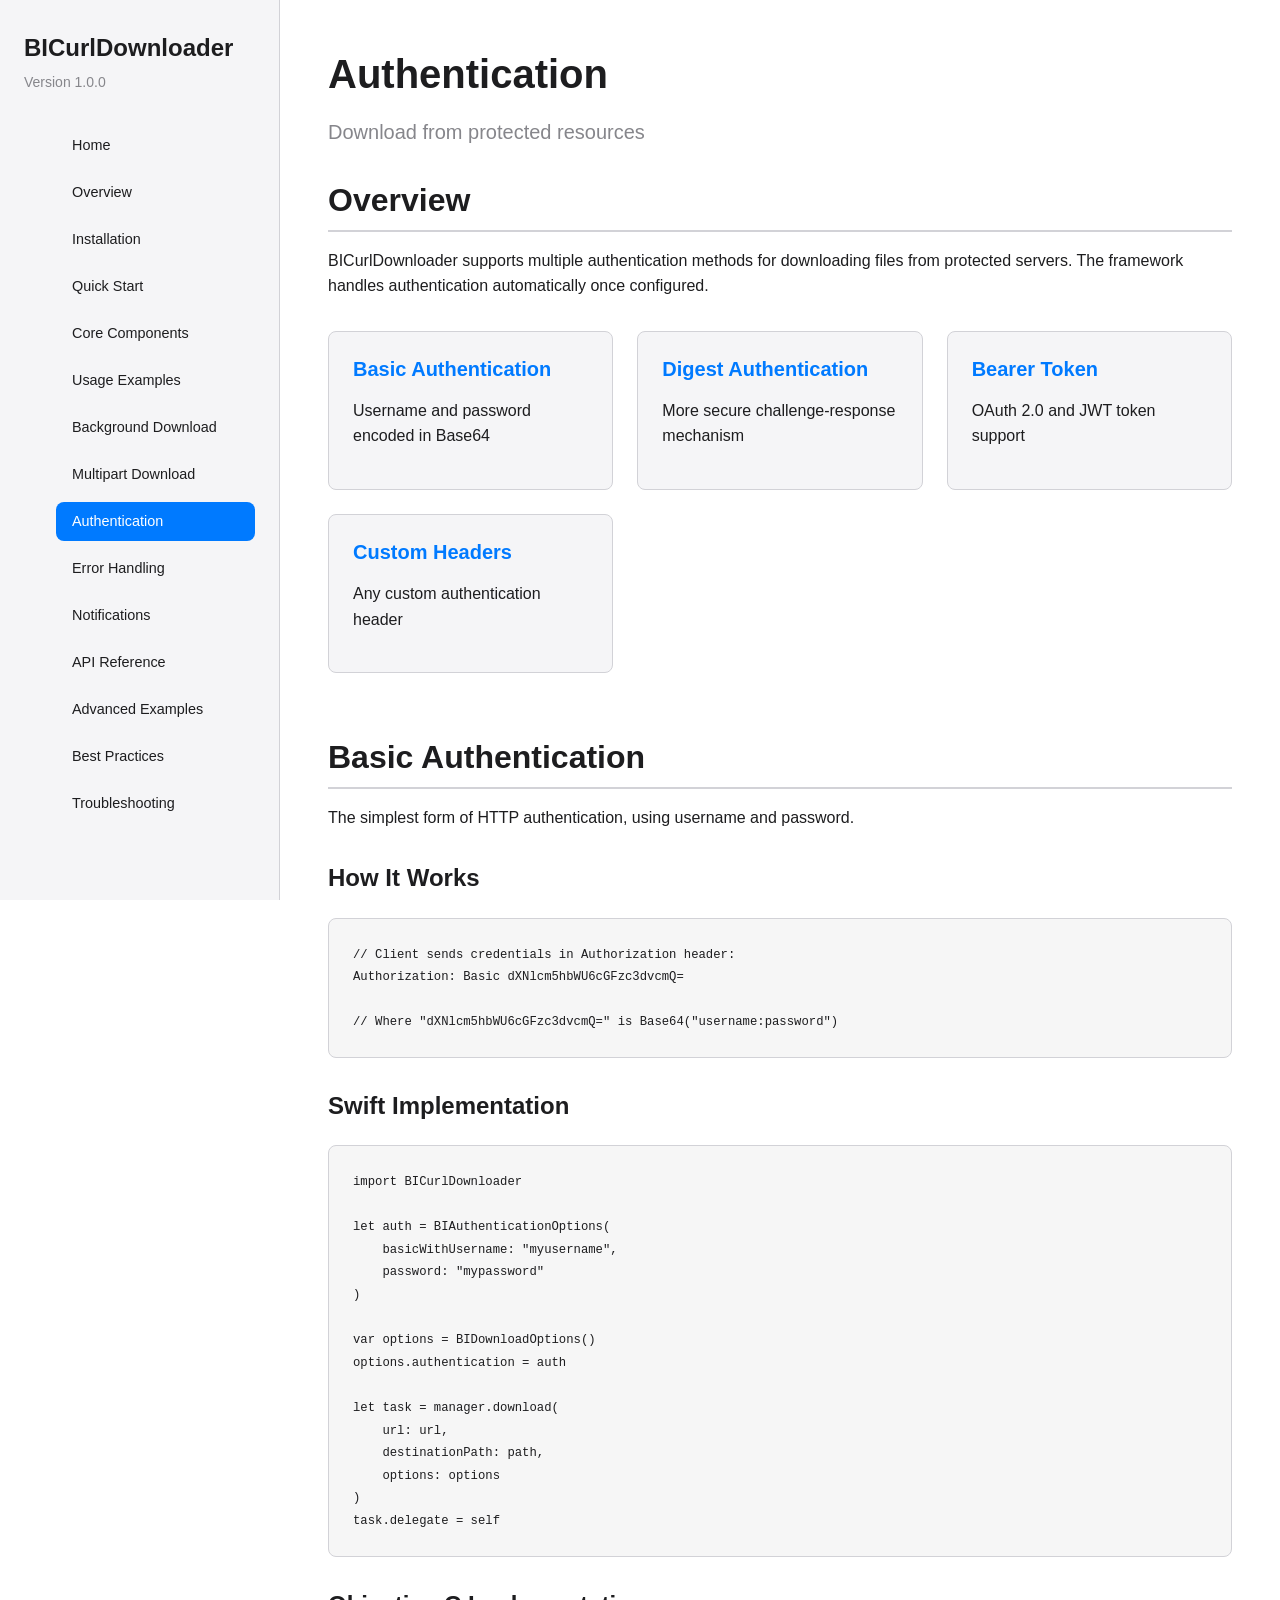
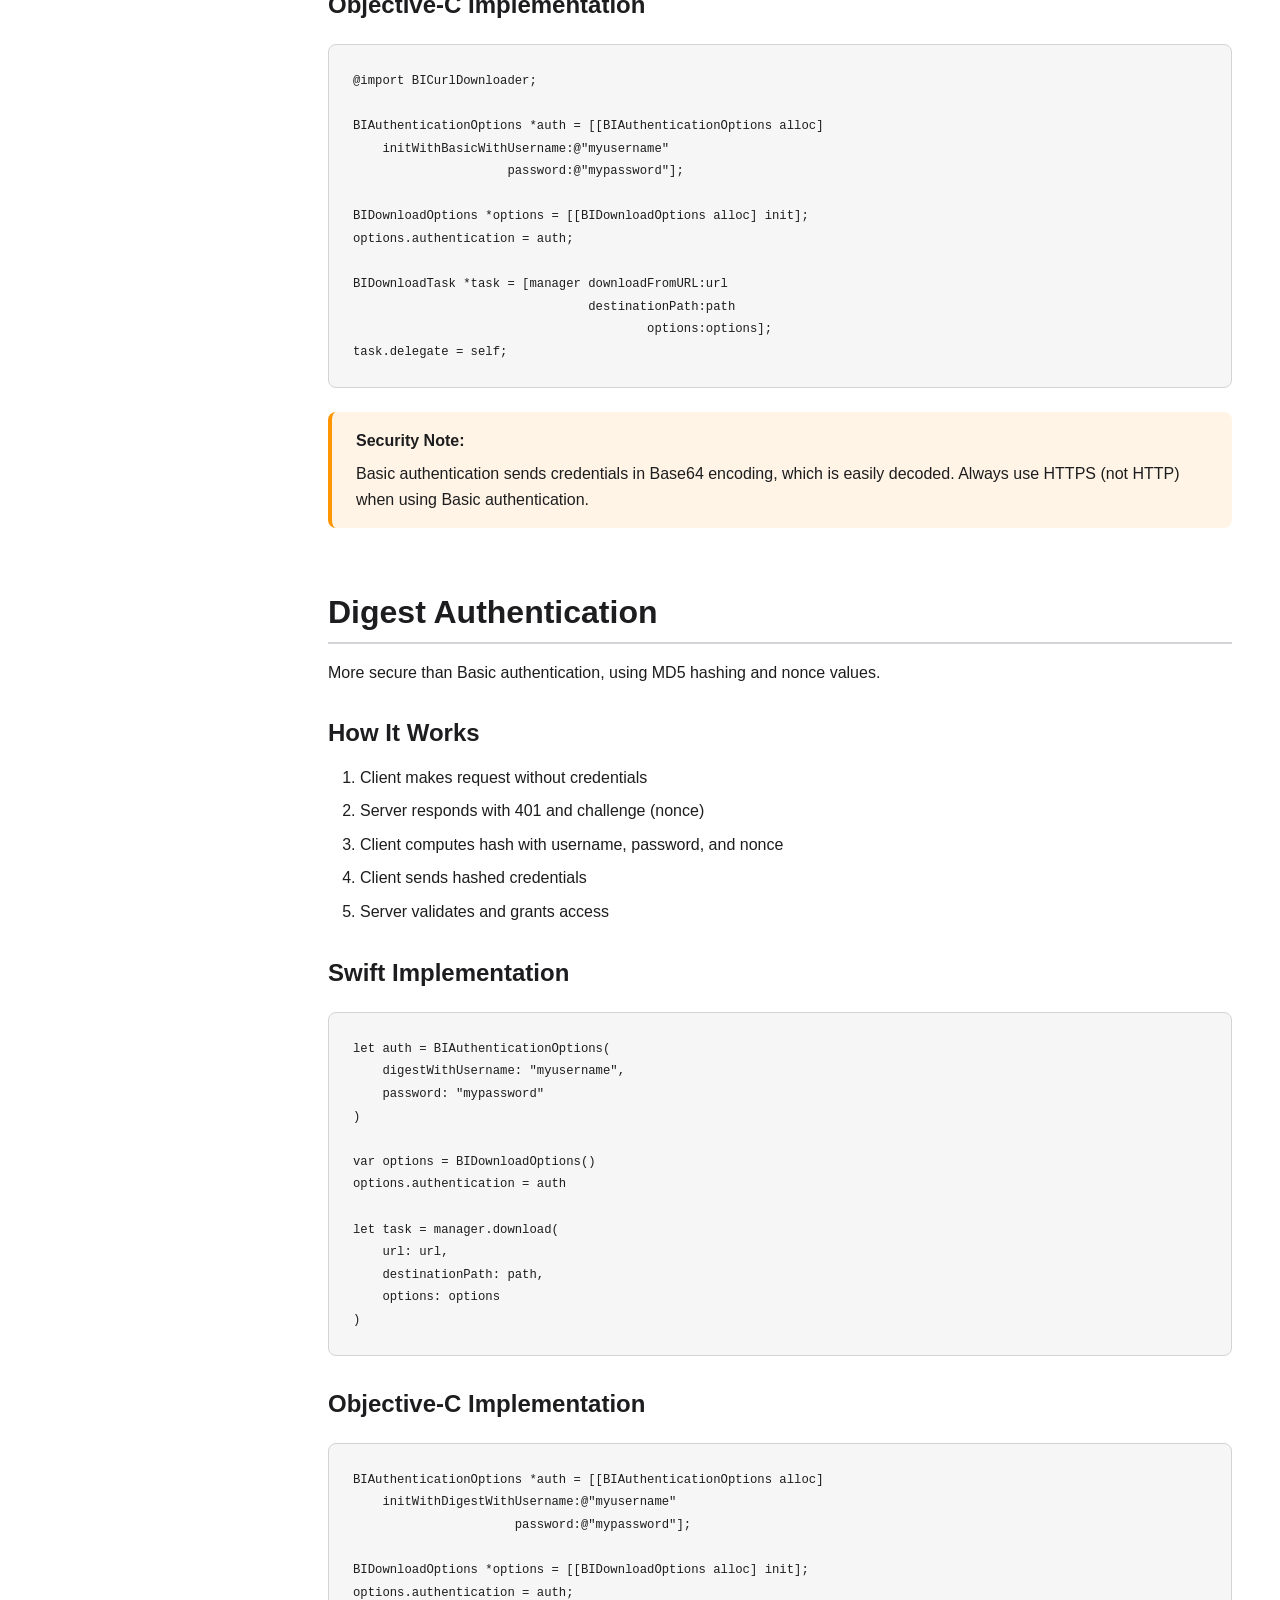
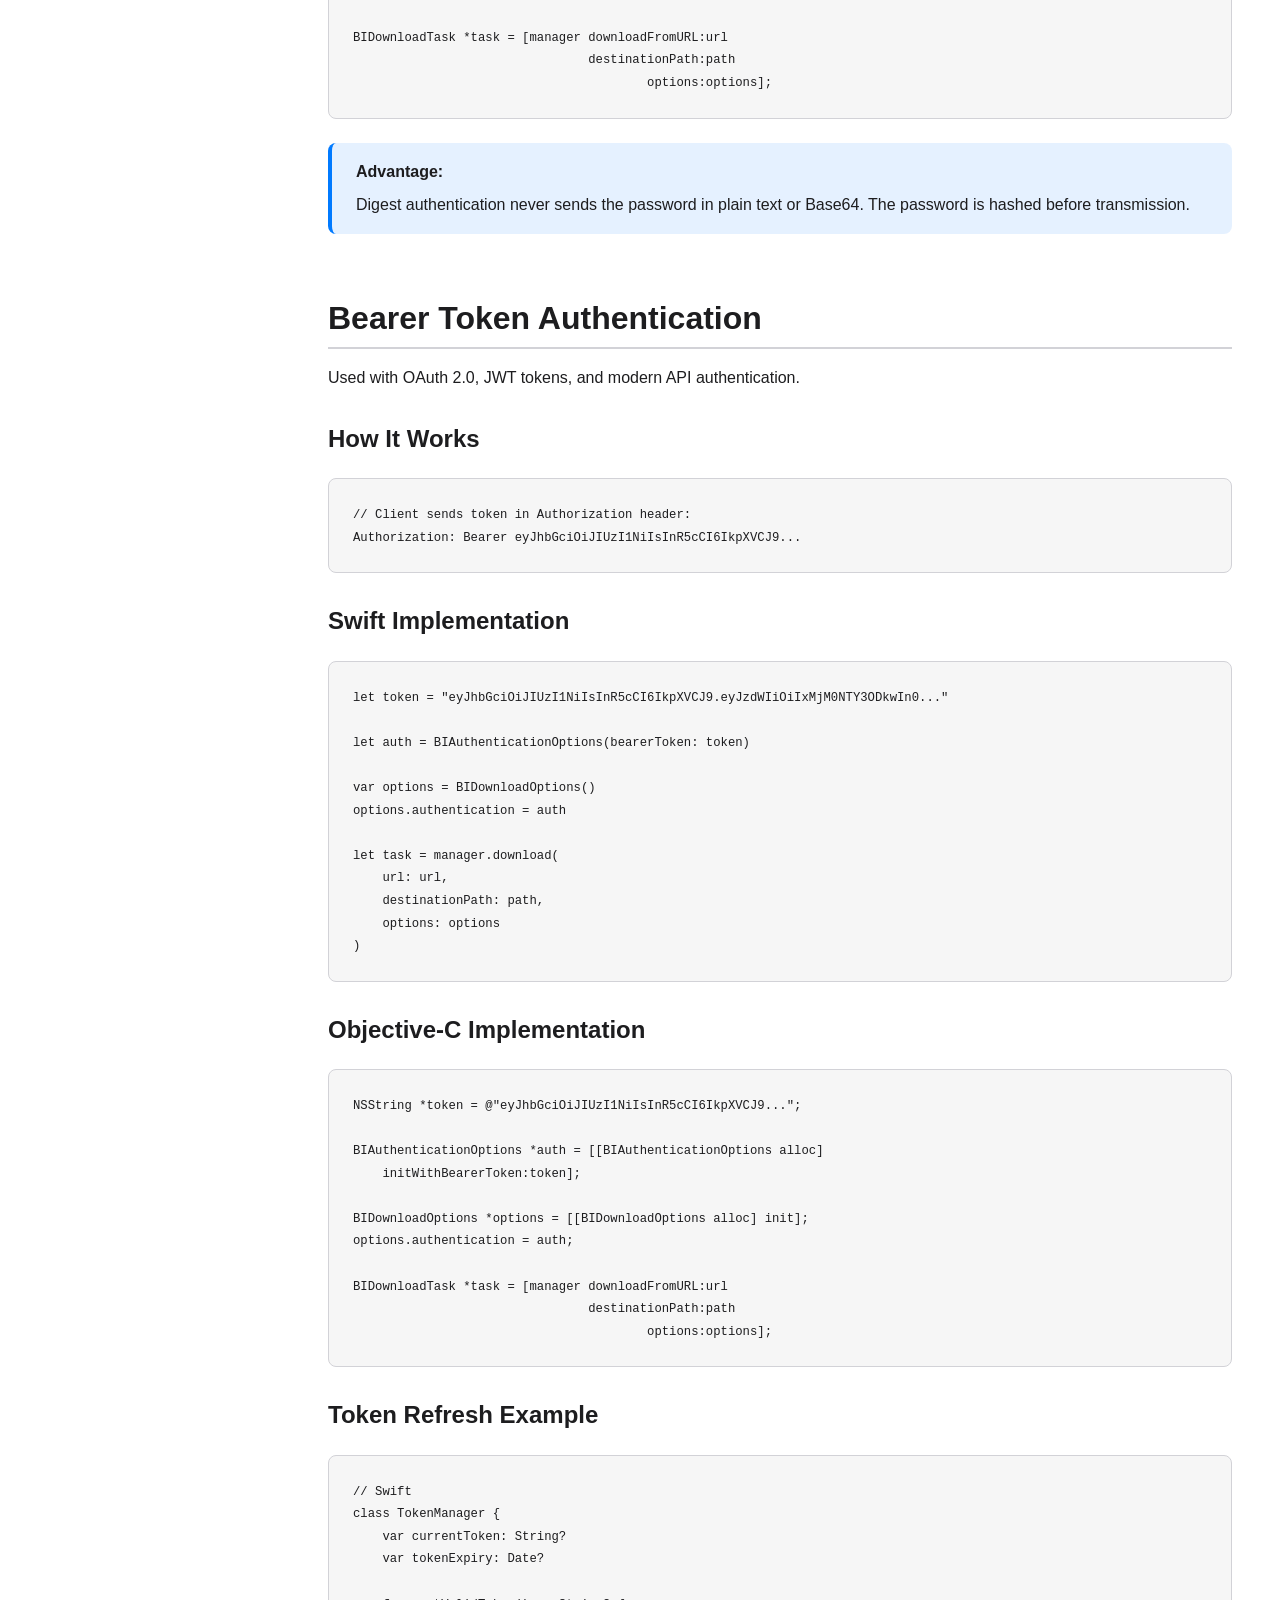
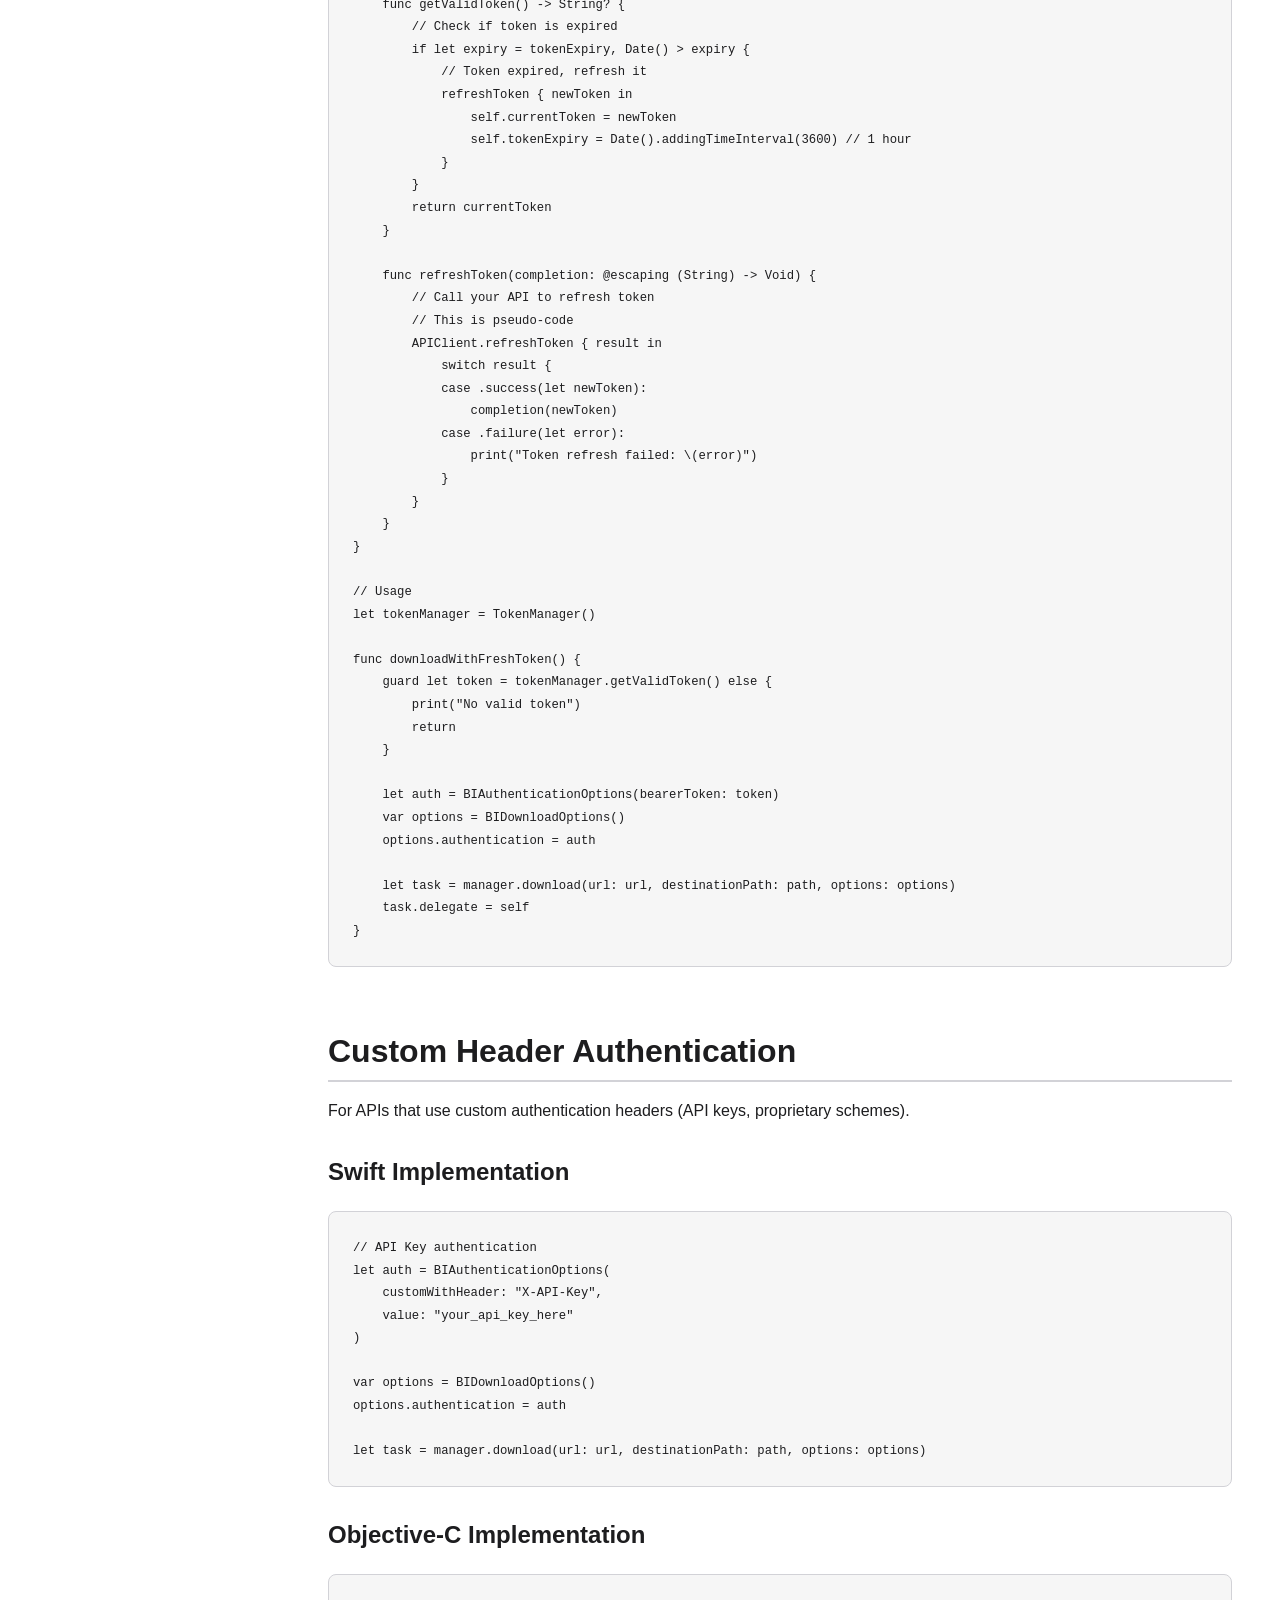
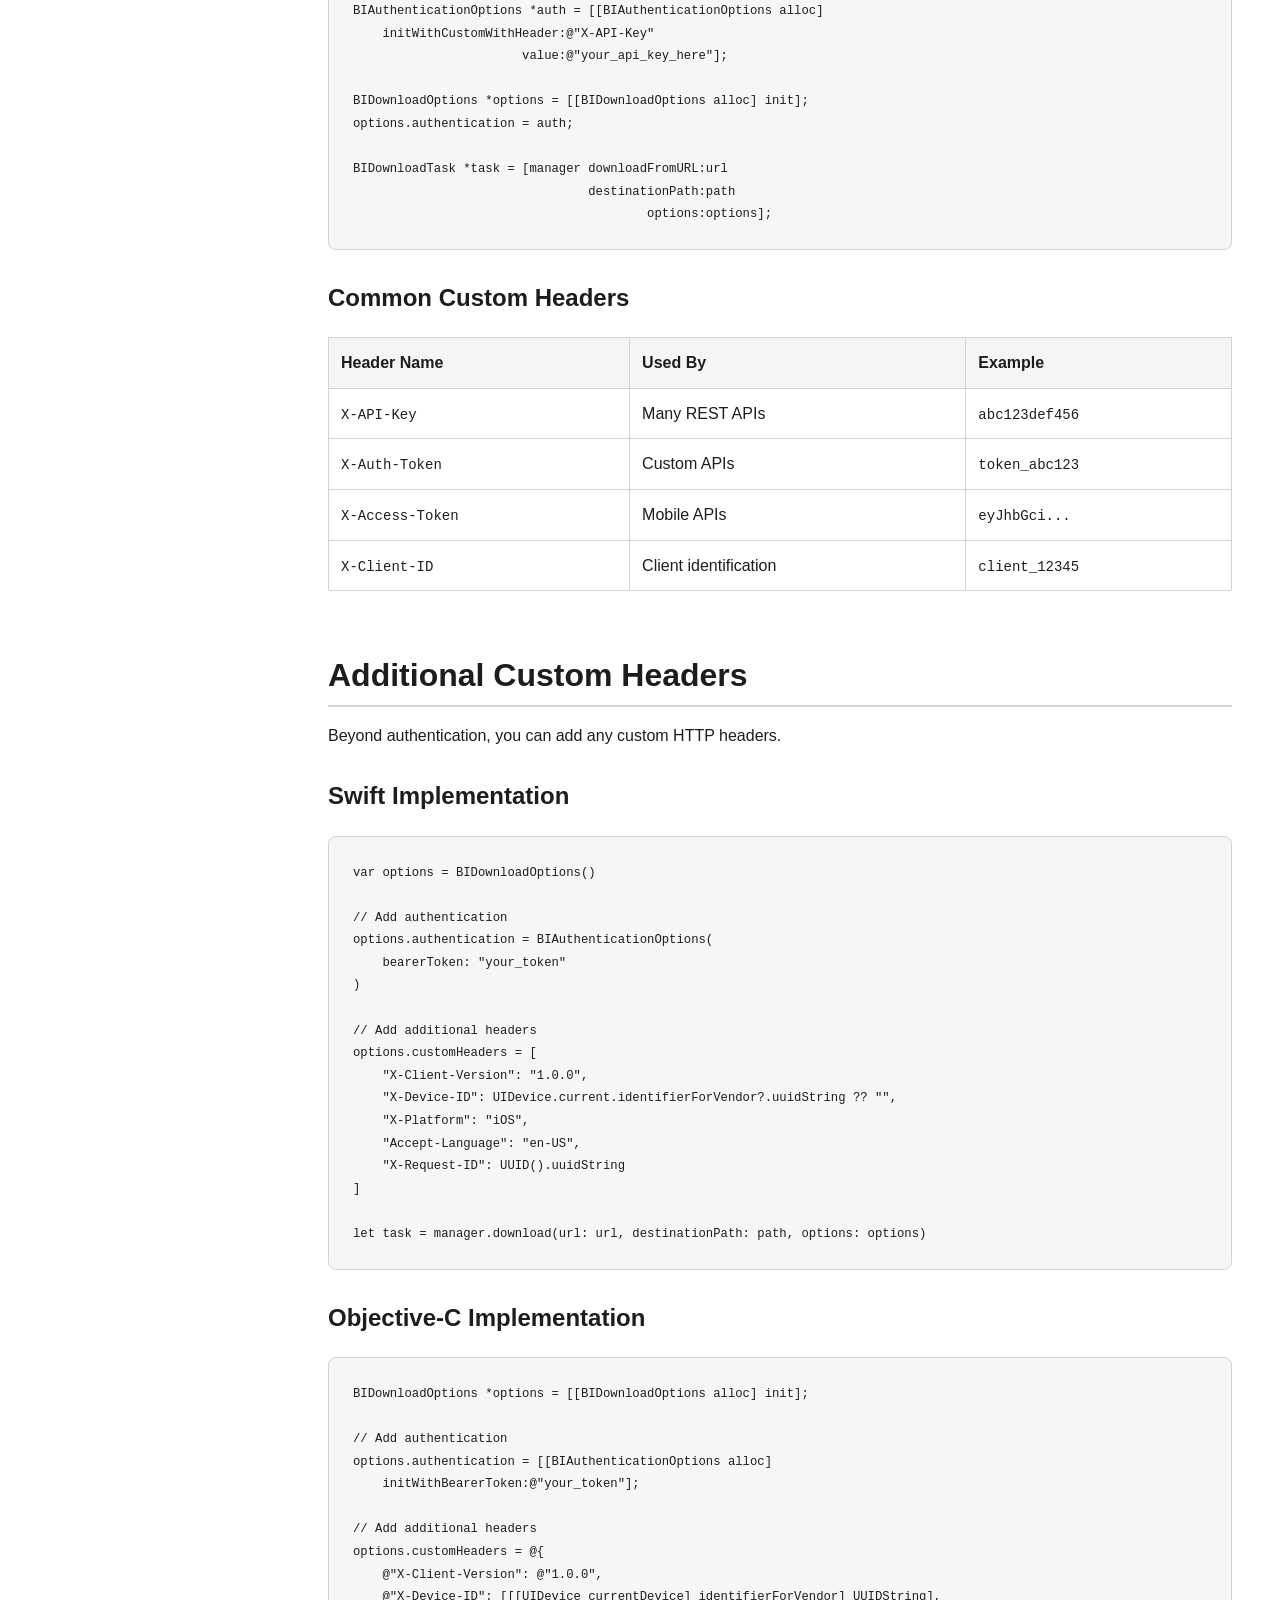
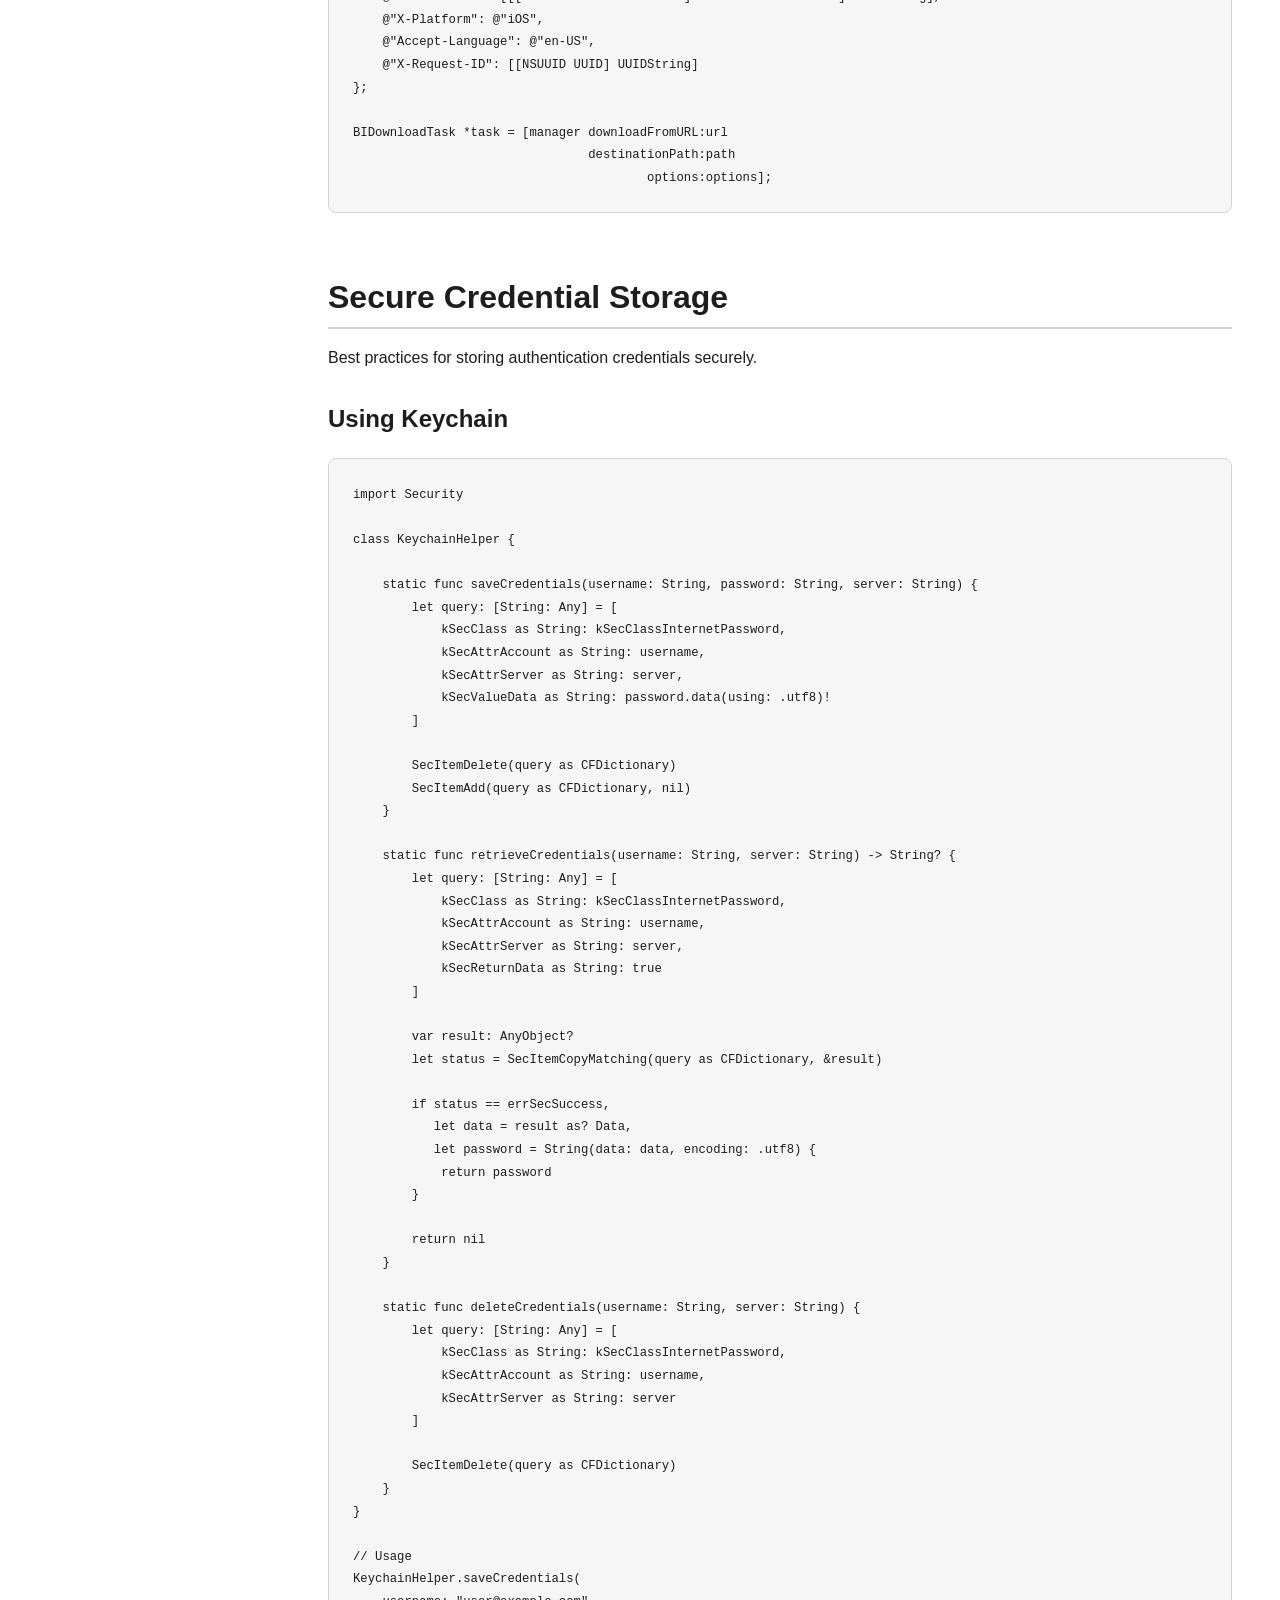
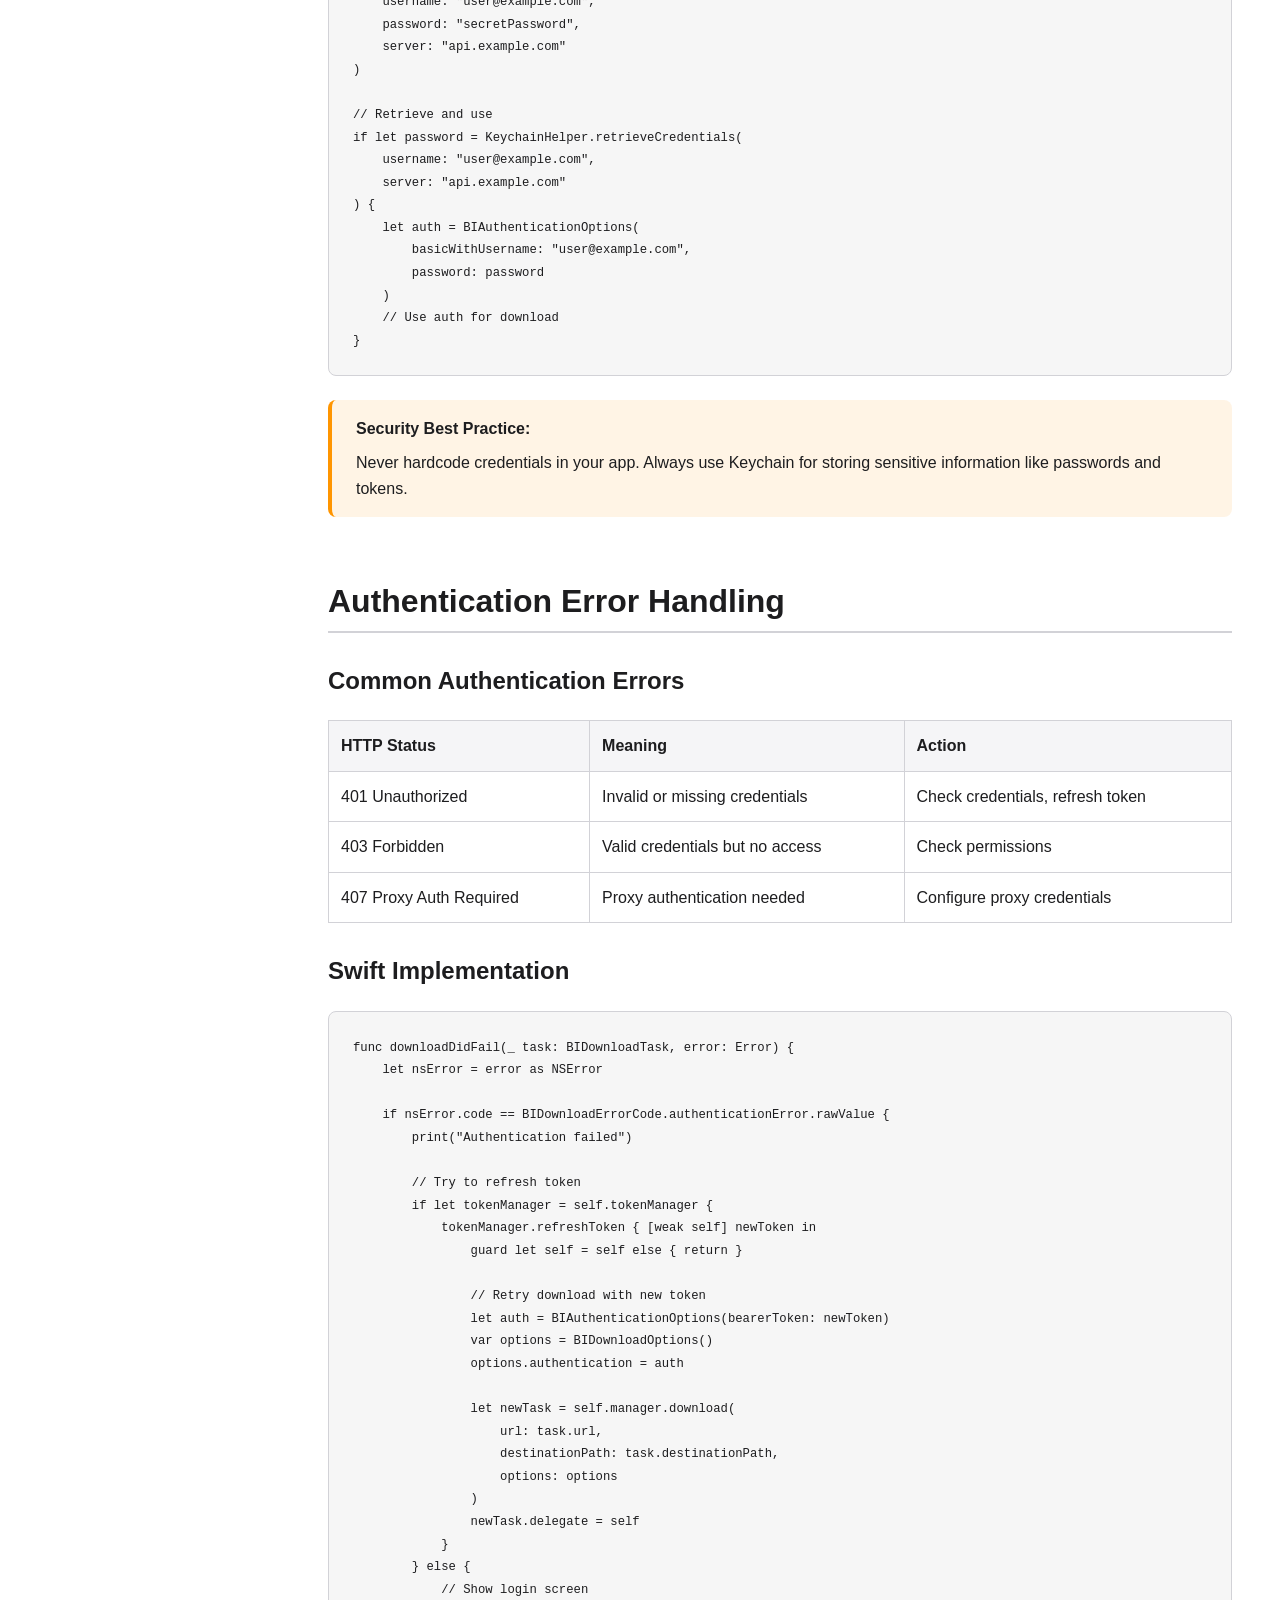
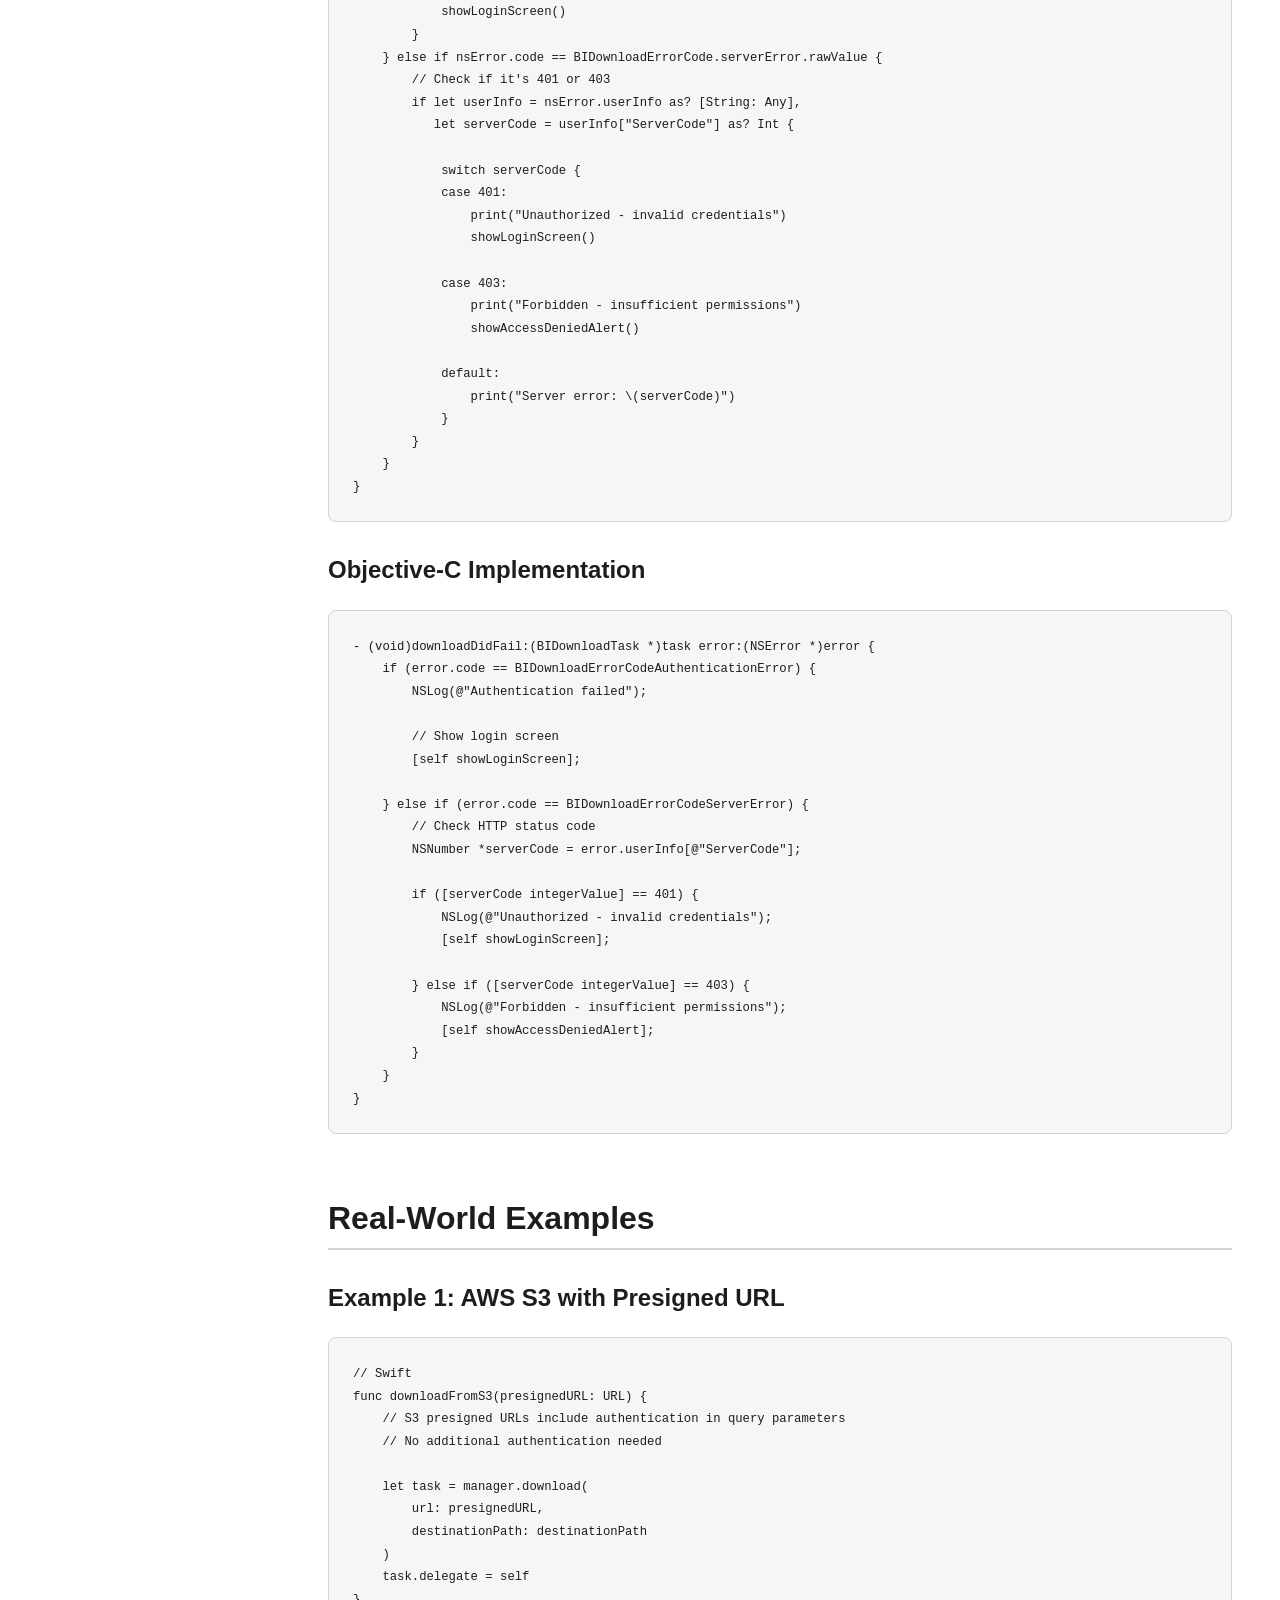
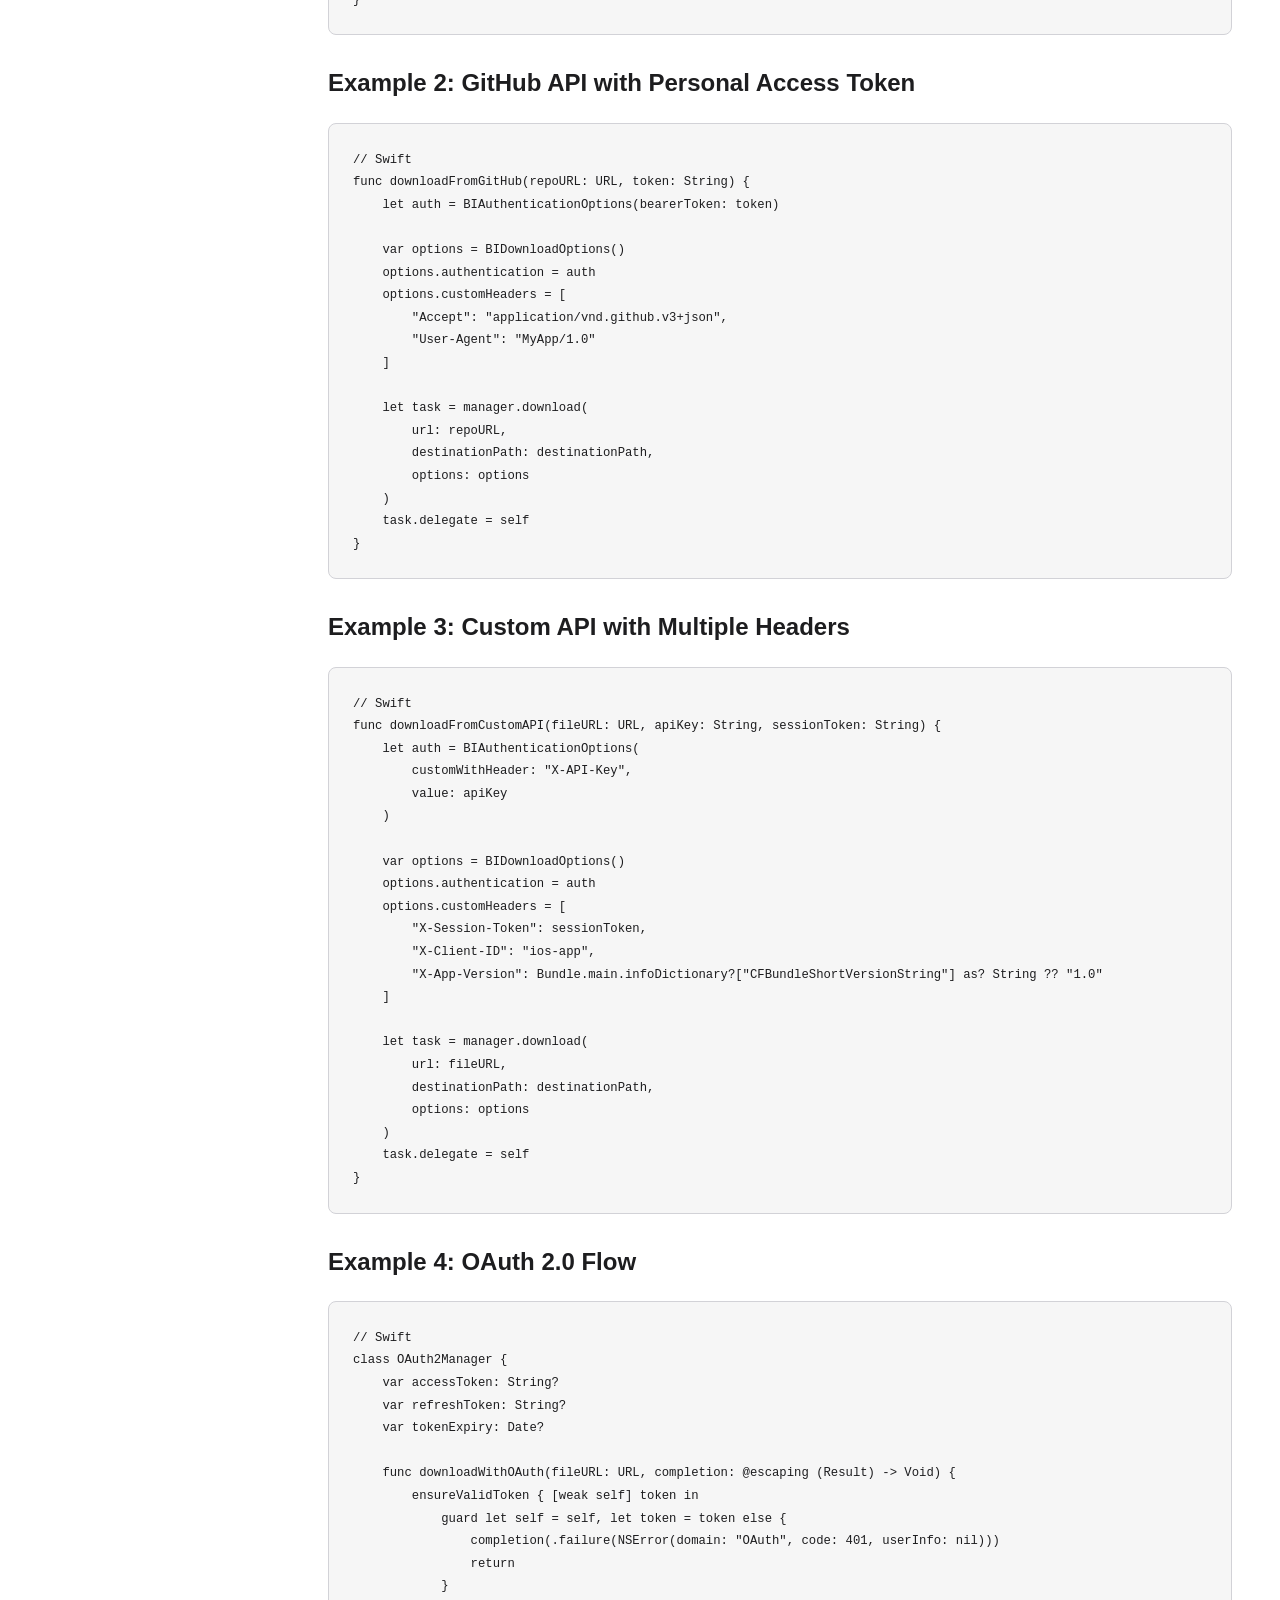
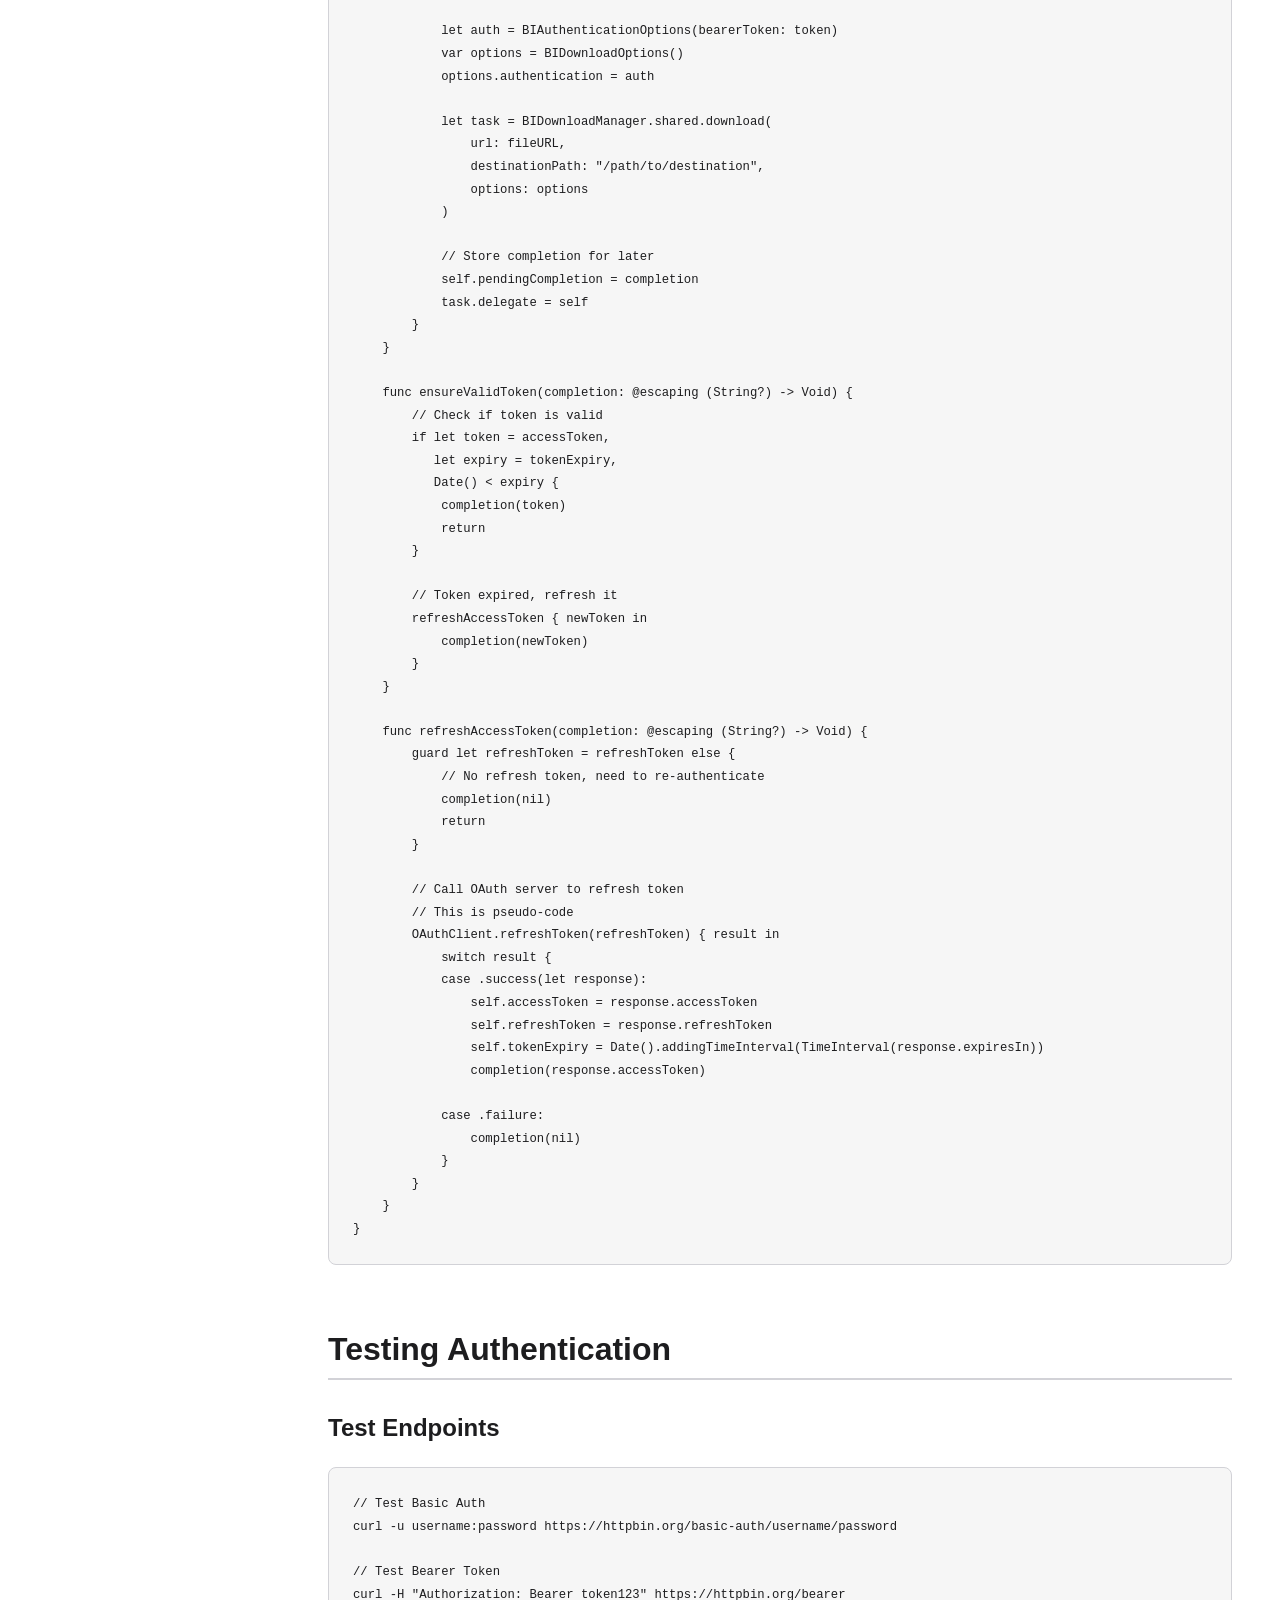
<file: Documentation/authentication.html>
<!DOCTYPE html>
<html lang="en">
<head>
    <meta charset="UTF-8">
    <meta name="viewport" content="width=device-width, initial-scale=1.0">
    <title>Authentication - BICurlDownloader</title>
    <link rel="stylesheet" href="styles.css">
</head>
<body>
    <div class="container">
        <!-- Sidebar Navigation -->
        <aside class="sidebar">
            <div class="sidebar-header">
                <h1>BICurlDownloader</h1>
                <div class="version">Version 1.0.0</div>
            </div>
            <nav>
                <ul class="nav-menu">
                    <li><a href="index.html">Home</a></li>
                    <li><a href="overview.html">Overview</a></li>
                    <li><a href="installation.html">Installation</a></li>
                    <li><a href="quick-start.html">Quick Start</a></li>
                    <li><a href="core-components.html">Core Components</a></li>
                    <li><a href="usage-examples.html">Usage Examples</a></li>
                    <li><a href="background-download.html">Background Download</a></li>
                    <li><a href="multipart-download.html">Multipart Download</a></li>
                    <li><a href="authentication.html" class="active">Authentication</a></li>
                    <li><a href="error-handling.html">Error Handling</a></li>
                    <li><a href="notifications.html">Notifications</a></li>
                    <li><a href="api-reference.html">API Reference</a></li>
                    <li><a href="advanced-examples.html">Advanced Examples</a></li>
                    <li><a href="best-practices.html">Best Practices</a></li>
                    <li><a href="troubleshooting.html">Troubleshooting</a></li>
                </ul>
            </nav>
        </aside>

        <!-- Main Content -->
        <main class="main-content">
            <h1>Authentication</h1>
            <p class="subtitle">Download from protected resources</p>

            <section id="overview">
                <h2>Overview</h2>
                <p>BICurlDownloader supports multiple authentication methods for downloading files from protected servers. The framework handles authentication automatically once configured.</p>

                <div class="feature-list">
                    <div class="feature-item">
                        <h4>Basic Authentication</h4>
                        <p>Username and password encoded in Base64</p>
                    </div>
                    <div class="feature-item">
                        <h4>Digest Authentication</h4>
                        <p>More secure challenge-response mechanism</p>
                    </div>
                    <div class="feature-item">
                        <h4>Bearer Token</h4>
                        <p>OAuth 2.0 and JWT token support</p>
                    </div>
                    <div class="feature-item">
                        <h4>Custom Headers</h4>
                        <p>Any custom authentication header</p>
                    </div>
                </div>
            </section>

            <section id="basic-auth">
                <h2>Basic Authentication</h2>
                <p>The simplest form of HTTP authentication, using username and password.</p>

                <h3>How It Works</h3>
                <pre><code>// Client sends credentials in Authorization header:
Authorization: Basic dXNlcm5hbWU6cGFzc3dvcmQ=

// Where "dXNlcm5hbWU6cGFzc3dvcmQ=" is Base64("username:password")</code></pre>

                <h3>Swift Implementation</h3>
                <pre><code>import BICurlDownloader

let auth = BIAuthenticationOptions(
    basicWithUsername: "myusername",
    password: "mypassword"
)

var options = BIDownloadOptions()
options.authentication = auth

let task = manager.download(
    url: url,
    destinationPath: path,
    options: options
)
task.delegate = self</code></pre>

                <h3>Objective-C Implementation</h3>
                <pre><code>@import BICurlDownloader;

BIAuthenticationOptions *auth = [[BIAuthenticationOptions alloc] 
    initWithBasicWithUsername:@"myusername" 
                     password:@"mypassword"];

BIDownloadOptions *options = [[BIDownloadOptions alloc] init];
options.authentication = auth;

BIDownloadTask *task = [manager downloadFromURL:url
                                destinationPath:path
                                        options:options];
task.delegate = self;</code></pre>

                <div class="alert alert-warning">
                    <strong>Security Note:</strong> Basic authentication sends credentials in Base64 encoding, which is easily decoded. Always use HTTPS (not HTTP) when using Basic authentication.
                </div>
            </section>

            <section id="digest-auth">
                <h2>Digest Authentication</h2>
                <p>More secure than Basic authentication, using MD5 hashing and nonce values.</p>

                <h3>How It Works</h3>
                <ol>
                    <li>Client makes request without credentials</li>
                    <li>Server responds with 401 and challenge (nonce)</li>
                    <li>Client computes hash with username, password, and nonce</li>
                    <li>Client sends hashed credentials</li>
                    <li>Server validates and grants access</li>
                </ol>

                <h3>Swift Implementation</h3>
                <pre><code>let auth = BIAuthenticationOptions(
    digestWithUsername: "myusername",
    password: "mypassword"
)

var options = BIDownloadOptions()
options.authentication = auth

let task = manager.download(
    url: url,
    destinationPath: path,
    options: options
)</code></pre>

                <h3>Objective-C Implementation</h3>
                <pre><code>BIAuthenticationOptions *auth = [[BIAuthenticationOptions alloc] 
    initWithDigestWithUsername:@"myusername" 
                      password:@"mypassword"];

BIDownloadOptions *options = [[BIDownloadOptions alloc] init];
options.authentication = auth;

BIDownloadTask *task = [manager downloadFromURL:url
                                destinationPath:path
                                        options:options];</code></pre>

                <div class="alert alert-info">
                    <strong>Advantage:</strong> Digest authentication never sends the password in plain text or Base64. The password is hashed before transmission.
                </div>
            </section>

            <section id="bearer-token">
                <h2>Bearer Token Authentication</h2>
                <p>Used with OAuth 2.0, JWT tokens, and modern API authentication.</p>

                <h3>How It Works</h3>
                <pre><code>// Client sends token in Authorization header:
Authorization: Bearer eyJhbGciOiJIUzI1NiIsInR5cCI6IkpXVCJ9...</code></pre>

                <h3>Swift Implementation</h3>
                <pre><code>let token = "eyJhbGciOiJIUzI1NiIsInR5cCI6IkpXVCJ9.eyJzdWIiOiIxMjM0NTY3ODkwIn0..."

let auth = BIAuthenticationOptions(bearerToken: token)

var options = BIDownloadOptions()
options.authentication = auth

let task = manager.download(
    url: url,
    destinationPath: path,
    options: options
)</code></pre>

                <h3>Objective-C Implementation</h3>
                <pre><code>NSString *token = @"eyJhbGciOiJIUzI1NiIsInR5cCI6IkpXVCJ9...";

BIAuthenticationOptions *auth = [[BIAuthenticationOptions alloc] 
    initWithBearerToken:token];

BIDownloadOptions *options = [[BIDownloadOptions alloc] init];
options.authentication = auth;

BIDownloadTask *task = [manager downloadFromURL:url
                                destinationPath:path
                                        options:options];</code></pre>

                <h3>Token Refresh Example</h3>
                <pre><code>// Swift
class TokenManager {
    var currentToken: String?
    var tokenExpiry: Date?
    
    func getValidToken() -> String? {
        // Check if token is expired
        if let expiry = tokenExpiry, Date() > expiry {
            // Token expired, refresh it
            refreshToken { newToken in
                self.currentToken = newToken
                self.tokenExpiry = Date().addingTimeInterval(3600) // 1 hour
            }
        }
        return currentToken
    }
    
    func refreshToken(completion: @escaping (String) -> Void) {
        // Call your API to refresh token
        // This is pseudo-code
        APIClient.refreshToken { result in
            switch result {
            case .success(let newToken):
                completion(newToken)
            case .failure(let error):
                print("Token refresh failed: \(error)")
            }
        }
    }
}

// Usage
let tokenManager = TokenManager()

func downloadWithFreshToken() {
    guard let token = tokenManager.getValidToken() else {
        print("No valid token")
        return
    }
    
    let auth = BIAuthenticationOptions(bearerToken: token)
    var options = BIDownloadOptions()
    options.authentication = auth
    
    let task = manager.download(url: url, destinationPath: path, options: options)
    task.delegate = self
}</code></pre>
            </section>

            <section id="custom-header">
                <h2>Custom Header Authentication</h2>
                <p>For APIs that use custom authentication headers (API keys, proprietary schemes).</p>

                <h3>Swift Implementation</h3>
                <pre><code>// API Key authentication
let auth = BIAuthenticationOptions(
    customWithHeader: "X-API-Key",
    value: "your_api_key_here"
)

var options = BIDownloadOptions()
options.authentication = auth

let task = manager.download(url: url, destinationPath: path, options: options)</code></pre>

                <h3>Objective-C Implementation</h3>
                <pre><code>BIAuthenticationOptions *auth = [[BIAuthenticationOptions alloc] 
    initWithCustomWithHeader:@"X-API-Key" 
                       value:@"your_api_key_here"];

BIDownloadOptions *options = [[BIDownloadOptions alloc] init];
options.authentication = auth;

BIDownloadTask *task = [manager downloadFromURL:url
                                destinationPath:path
                                        options:options];</code></pre>

                <h3>Common Custom Headers</h3>
                <table>
                    <tr>
                        <th>Header Name</th>
                        <th>Used By</th>
                        <th>Example</th>
                    </tr>
                    <tr>
                        <td><code>X-API-Key</code></td>
                        <td>Many REST APIs</td>
                        <td><code>abc123def456</code></td>
                    </tr>
                    <tr>
                        <td><code>X-Auth-Token</code></td>
                        <td>Custom APIs</td>
                        <td><code>token_abc123</code></td>
                    </tr>
                    <tr>
                        <td><code>X-Access-Token</code></td>
                        <td>Mobile APIs</td>
                        <td><code>eyJhbGci...</code></td>
                    </tr>
                    <tr>
                        <td><code>X-Client-ID</code></td>
                        <td>Client identification</td>
                        <td><code>client_12345</code></td>
                    </tr>
                </table>
            </section>

            <section id="additional-headers">
                <h2>Additional Custom Headers</h2>
                <p>Beyond authentication, you can add any custom HTTP headers.</p>

                <h3>Swift Implementation</h3>
                <pre><code>var options = BIDownloadOptions()

// Add authentication
options.authentication = BIAuthenticationOptions(
    bearerToken: "your_token"
)

// Add additional headers
options.customHeaders = [
    "X-Client-Version": "1.0.0",
    "X-Device-ID": UIDevice.current.identifierForVendor?.uuidString ?? "",
    "X-Platform": "iOS",
    "Accept-Language": "en-US",
    "X-Request-ID": UUID().uuidString
]

let task = manager.download(url: url, destinationPath: path, options: options)</code></pre>

                <h3>Objective-C Implementation</h3>
                <pre><code>BIDownloadOptions *options = [[BIDownloadOptions alloc] init];

// Add authentication
options.authentication = [[BIAuthenticationOptions alloc] 
    initWithBearerToken:@"your_token"];

// Add additional headers
options.customHeaders = @{
    @"X-Client-Version": @"1.0.0",
    @"X-Device-ID": [[[UIDevice currentDevice] identifierForVendor] UUIDString],
    @"X-Platform": @"iOS",
    @"Accept-Language": @"en-US",
    @"X-Request-ID": [[NSUUID UUID] UUIDString]
};

BIDownloadTask *task = [manager downloadFromURL:url
                                destinationPath:path
                                        options:options];</code></pre>
            </section>

            <section id="secure-storage">
                <h2>Secure Credential Storage</h2>
                <p>Best practices for storing authentication credentials securely.</p>

                <h3>Using Keychain</h3>
                <pre><code>import Security

class KeychainHelper {
    
    static func saveCredentials(username: String, password: String, server: String) {
        let query: [String: Any] = [
            kSecClass as String: kSecClassInternetPassword,
            kSecAttrAccount as String: username,
            kSecAttrServer as String: server,
            kSecValueData as String: password.data(using: .utf8)!
        ]
        
        SecItemDelete(query as CFDictionary)
        SecItemAdd(query as CFDictionary, nil)
    }
    
    static func retrieveCredentials(username: String, server: String) -> String? {
        let query: [String: Any] = [
            kSecClass as String: kSecClassInternetPassword,
            kSecAttrAccount as String: username,
            kSecAttrServer as String: server,
            kSecReturnData as String: true
        ]
        
        var result: AnyObject?
        let status = SecItemCopyMatching(query as CFDictionary, &result)
        
        if status == errSecSuccess,
           let data = result as? Data,
           let password = String(data: data, encoding: .utf8) {
            return password
        }
        
        return nil
    }
    
    static func deleteCredentials(username: String, server: String) {
        let query: [String: Any] = [
            kSecClass as String: kSecClassInternetPassword,
            kSecAttrAccount as String: username,
            kSecAttrServer as String: server
        ]
        
        SecItemDelete(query as CFDictionary)
    }
}

// Usage
KeychainHelper.saveCredentials(
    username: "user@example.com",
    password: "secretPassword",
    server: "api.example.com"
)

// Retrieve and use
if let password = KeychainHelper.retrieveCredentials(
    username: "user@example.com",
    server: "api.example.com"
) {
    let auth = BIAuthenticationOptions(
        basicWithUsername: "user@example.com",
        password: password
    )
    // Use auth for download
}</code></pre>

                <div class="alert alert-warning">
                    <strong>Security Best Practice:</strong> Never hardcode credentials in your app. Always use Keychain for storing sensitive information like passwords and tokens.
                </div>
            </section>

            <section id="error-handling">
                <h2>Authentication Error Handling</h2>

                <h3>Common Authentication Errors</h3>
                <table>
                    <tr>
                        <th>HTTP Status</th>
                        <th>Meaning</th>
                        <th>Action</th>
                    </tr>
                    <tr>
                        <td>401 Unauthorized</td>
                        <td>Invalid or missing credentials</td>
                        <td>Check credentials, refresh token</td>
                    </tr>
                    <tr>
                        <td>403 Forbidden</td>
                        <td>Valid credentials but no access</td>
                        <td>Check permissions</td>
                    </tr>
                    <tr>
                        <td>407 Proxy Auth Required</td>
                        <td>Proxy authentication needed</td>
                        <td>Configure proxy credentials</td>
                    </tr>
                </table>

                <h3>Swift Implementation</h3>
                <pre><code>func downloadDidFail(_ task: BIDownloadTask, error: Error) {
    let nsError = error as NSError
    
    if nsError.code == BIDownloadErrorCode.authenticationError.rawValue {
        print("Authentication failed")
        
        // Try to refresh token
        if let tokenManager = self.tokenManager {
            tokenManager.refreshToken { [weak self] newToken in
                guard let self = self else { return }
                
                // Retry download with new token
                let auth = BIAuthenticationOptions(bearerToken: newToken)
                var options = BIDownloadOptions()
                options.authentication = auth
                
                let newTask = self.manager.download(
                    url: task.url,
                    destinationPath: task.destinationPath,
                    options: options
                )
                newTask.delegate = self
            }
        } else {
            // Show login screen
            showLoginScreen()
        }
    } else if nsError.code == BIDownloadErrorCode.serverError.rawValue {
        // Check if it's 401 or 403
        if let userInfo = nsError.userInfo as? [String: Any],
           let serverCode = userInfo["ServerCode"] as? Int {
            
            switch serverCode {
            case 401:
                print("Unauthorized - invalid credentials")
                showLoginScreen()
                
            case 403:
                print("Forbidden - insufficient permissions")
                showAccessDeniedAlert()
                
            default:
                print("Server error: \(serverCode)")
            }
        }
    }
}</code></pre>

                <h3>Objective-C Implementation</h3>
                <pre><code>- (void)downloadDidFail:(BIDownloadTask *)task error:(NSError *)error {
    if (error.code == BIDownloadErrorCodeAuthenticationError) {
        NSLog(@"Authentication failed");
        
        // Show login screen
        [self showLoginScreen];
        
    } else if (error.code == BIDownloadErrorCodeServerError) {
        // Check HTTP status code
        NSNumber *serverCode = error.userInfo[@"ServerCode"];
        
        if ([serverCode integerValue] == 401) {
            NSLog(@"Unauthorized - invalid credentials");
            [self showLoginScreen];
            
        } else if ([serverCode integerValue] == 403) {
            NSLog(@"Forbidden - insufficient permissions");
            [self showAccessDeniedAlert];
        }
    }
}</code></pre>
            </section>

            <section id="real-world-examples">
                <h2>Real-World Examples</h2>

                <h3>Example 1: AWS S3 with Presigned URL</h3>
                <pre><code>// Swift
func downloadFromS3(presignedURL: URL) {
    // S3 presigned URLs include authentication in query parameters
    // No additional authentication needed
    
    let task = manager.download(
        url: presignedURL,
        destinationPath: destinationPath
    )
    task.delegate = self
}</code></pre>

                <h3>Example 2: GitHub API with Personal Access Token</h3>
                <pre><code>// Swift
func downloadFromGitHub(repoURL: URL, token: String) {
    let auth = BIAuthenticationOptions(bearerToken: token)
    
    var options = BIDownloadOptions()
    options.authentication = auth
    options.customHeaders = [
        "Accept": "application/vnd.github.v3+json",
        "User-Agent": "MyApp/1.0"
    ]
    
    let task = manager.download(
        url: repoURL,
        destinationPath: destinationPath,
        options: options
    )
    task.delegate = self
}</code></pre>

                <h3>Example 3: Custom API with Multiple Headers</h3>
                <pre><code>// Swift
func downloadFromCustomAPI(fileURL: URL, apiKey: String, sessionToken: String) {
    let auth = BIAuthenticationOptions(
        customWithHeader: "X-API-Key",
        value: apiKey
    )
    
    var options = BIDownloadOptions()
    options.authentication = auth
    options.customHeaders = [
        "X-Session-Token": sessionToken,
        "X-Client-ID": "ios-app",
        "X-App-Version": Bundle.main.infoDictionary?["CFBundleShortVersionString"] as? String ?? "1.0"
    ]
    
    let task = manager.download(
        url: fileURL,
        destinationPath: destinationPath,
        options: options
    )
    task.delegate = self
}</code></pre>

                <h3>Example 4: OAuth 2.0 Flow</h3>
                <pre><code>// Swift
class OAuth2Manager {
    var accessToken: String?
    var refreshToken: String?
    var tokenExpiry: Date?
    
    func downloadWithOAuth(fileURL: URL, completion: @escaping (Result<String, Error>) -> Void) {
        ensureValidToken { [weak self] token in
            guard let self = self, let token = token else {
                completion(.failure(NSError(domain: "OAuth", code: 401, userInfo: nil)))
                return
            }
            
            let auth = BIAuthenticationOptions(bearerToken: token)
            var options = BIDownloadOptions()
            options.authentication = auth
            
            let task = BIDownloadManager.shared.download(
                url: fileURL,
                destinationPath: "/path/to/destination",
                options: options
            )
            
            // Store completion for later
            self.pendingCompletion = completion
            task.delegate = self
        }
    }
    
    func ensureValidToken(completion: @escaping (String?) -> Void) {
        // Check if token is valid
        if let token = accessToken,
           let expiry = tokenExpiry,
           Date() < expiry {
            completion(token)
            return
        }
        
        // Token expired, refresh it
        refreshAccessToken { newToken in
            completion(newToken)
        }
    }
    
    func refreshAccessToken(completion: @escaping (String?) -> Void) {
        guard let refreshToken = refreshToken else {
            // No refresh token, need to re-authenticate
            completion(nil)
            return
        }
        
        // Call OAuth server to refresh token
        // This is pseudo-code
        OAuthClient.refreshToken(refreshToken) { result in
            switch result {
            case .success(let response):
                self.accessToken = response.accessToken
                self.refreshToken = response.refreshToken
                self.tokenExpiry = Date().addingTimeInterval(TimeInterval(response.expiresIn))
                completion(response.accessToken)
                
            case .failure:
                completion(nil)
            }
        }
    }
}</code></pre>
            </section>

            <section id="testing">
                <h2>Testing Authentication</h2>

                <h3>Test Endpoints</h3>
                <pre><code>// Test Basic Auth
curl -u username:password https://httpbin.org/basic-auth/username/password

// Test Bearer Token
curl -H "Authorization: Bearer token123" https://httpbin.org/bearer

// Test Custom Header
curl -H "X-API-Key: key123" https://your-api.com/file</code></pre>

                <h3>Debug Authentication Issues</h3>
                <pre><code>// Enable verbose logging
var config = BIDownloadManagerConfiguration()
config.enableLogging = true
config.logLevel = .verbose
manager.configure(config)

// Check logs for authentication headers being sent
// Look for: "Authorization: Basic..." or "Authorization: Bearer..."</code></pre>
            </section>

            <footer>
                <p>&copy; 2025 BICurlDownloader. All rights reserved.</p>
                <p>Documentation Version 1.0.0 | Framework Version 1.0.0</p>
            </footer>
        </main>
    </div>
</body>
</html>
</file>
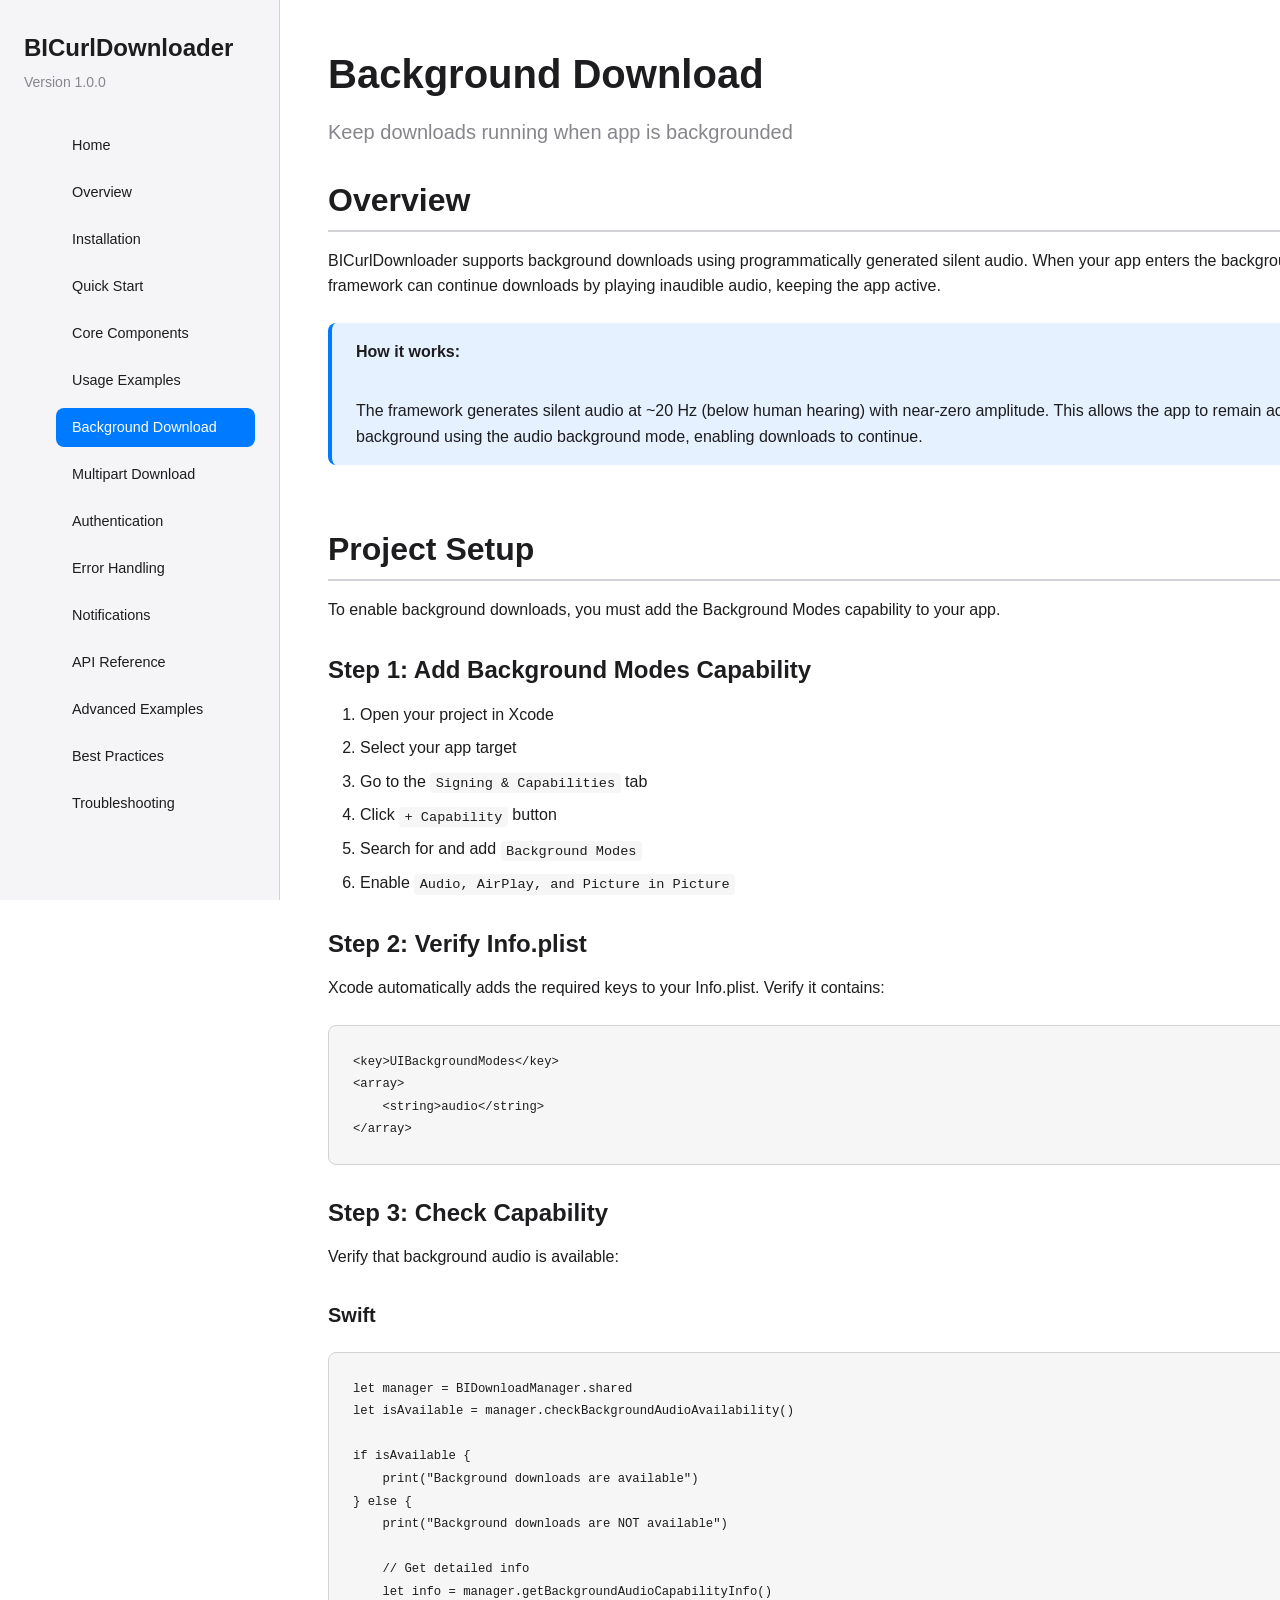
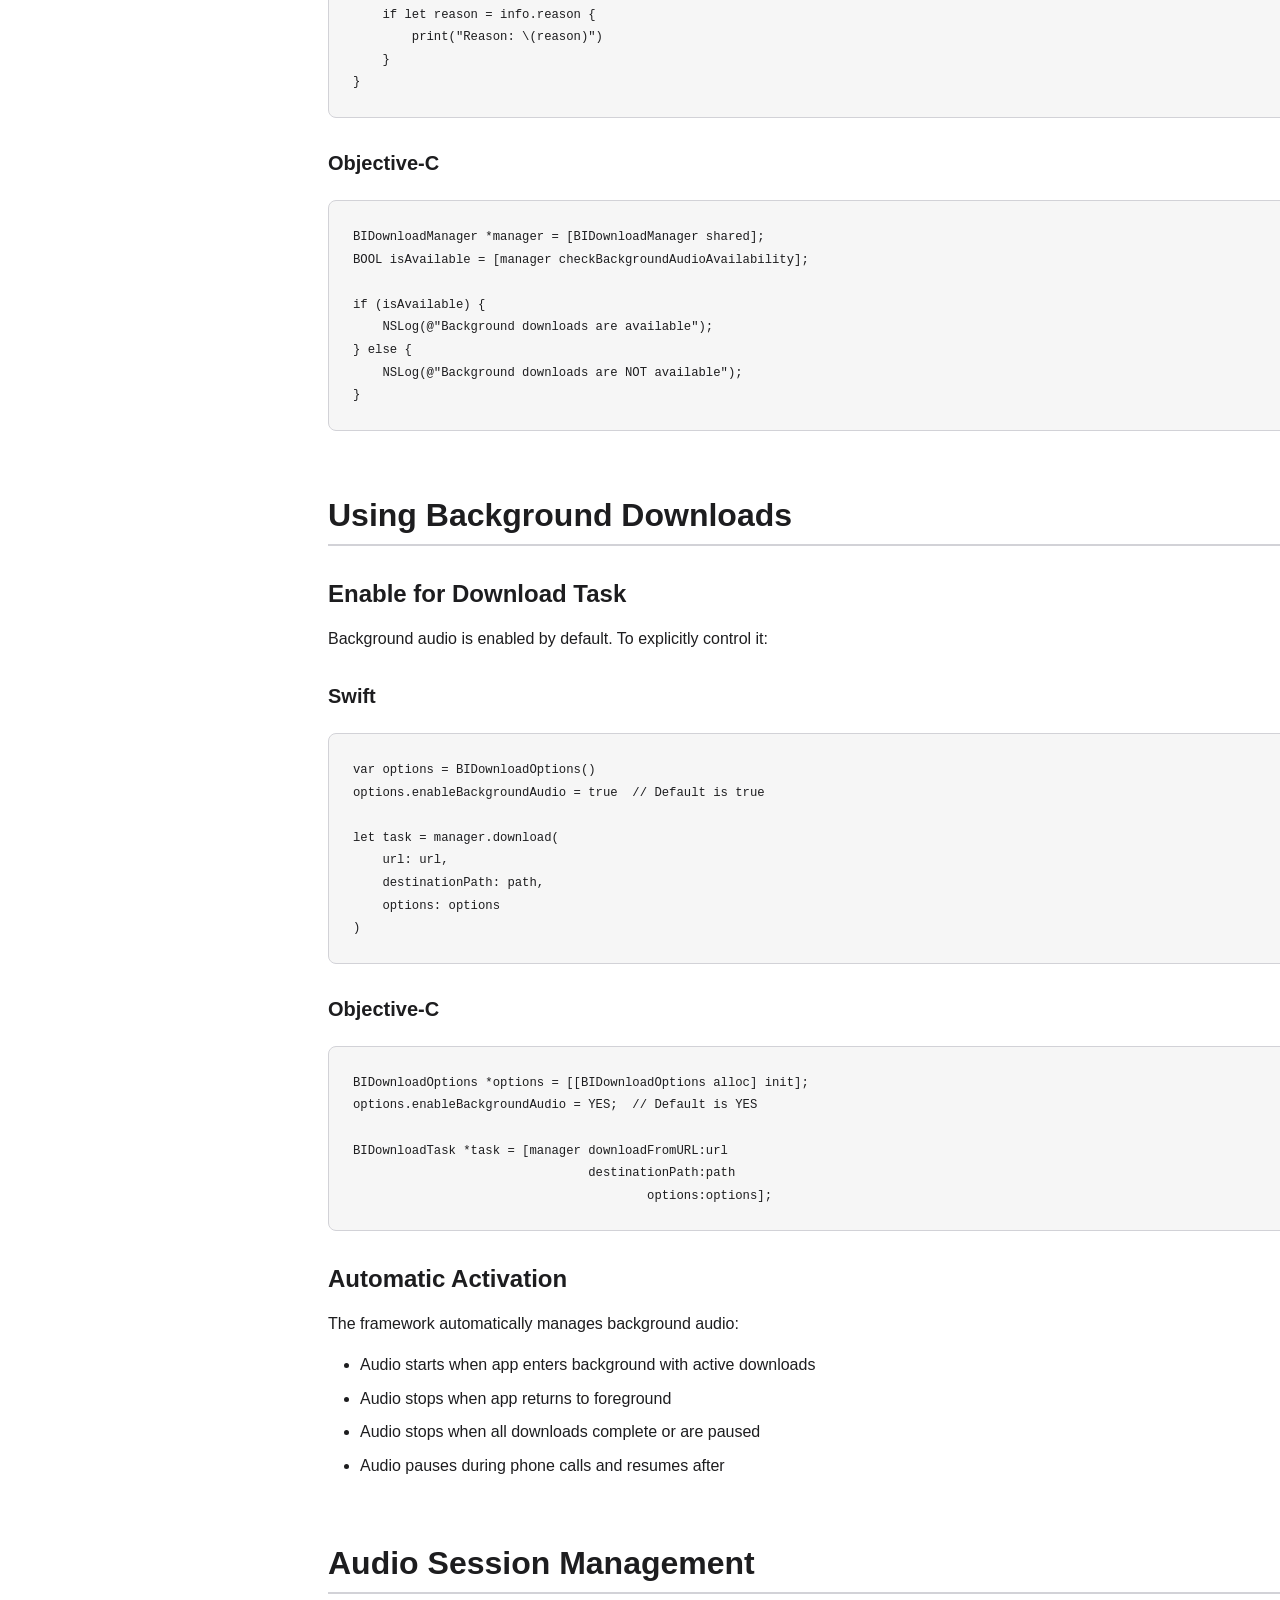
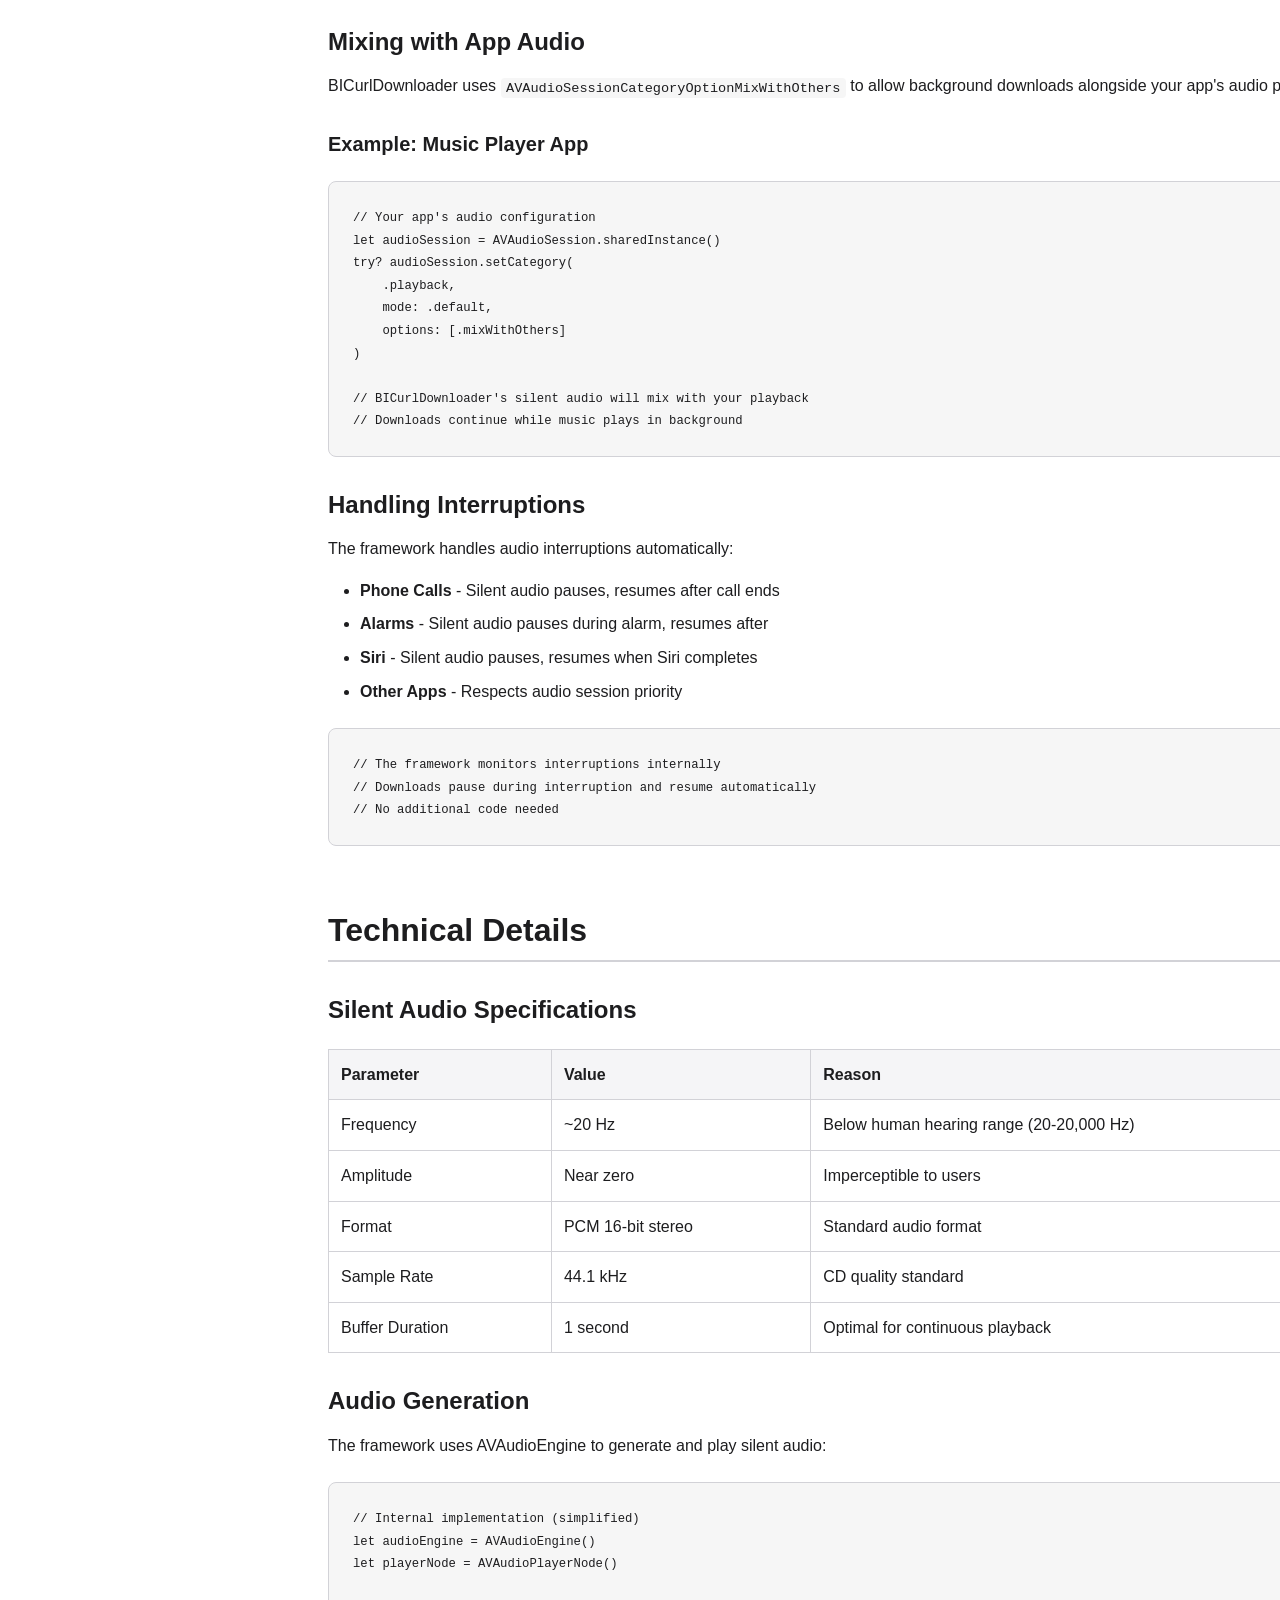
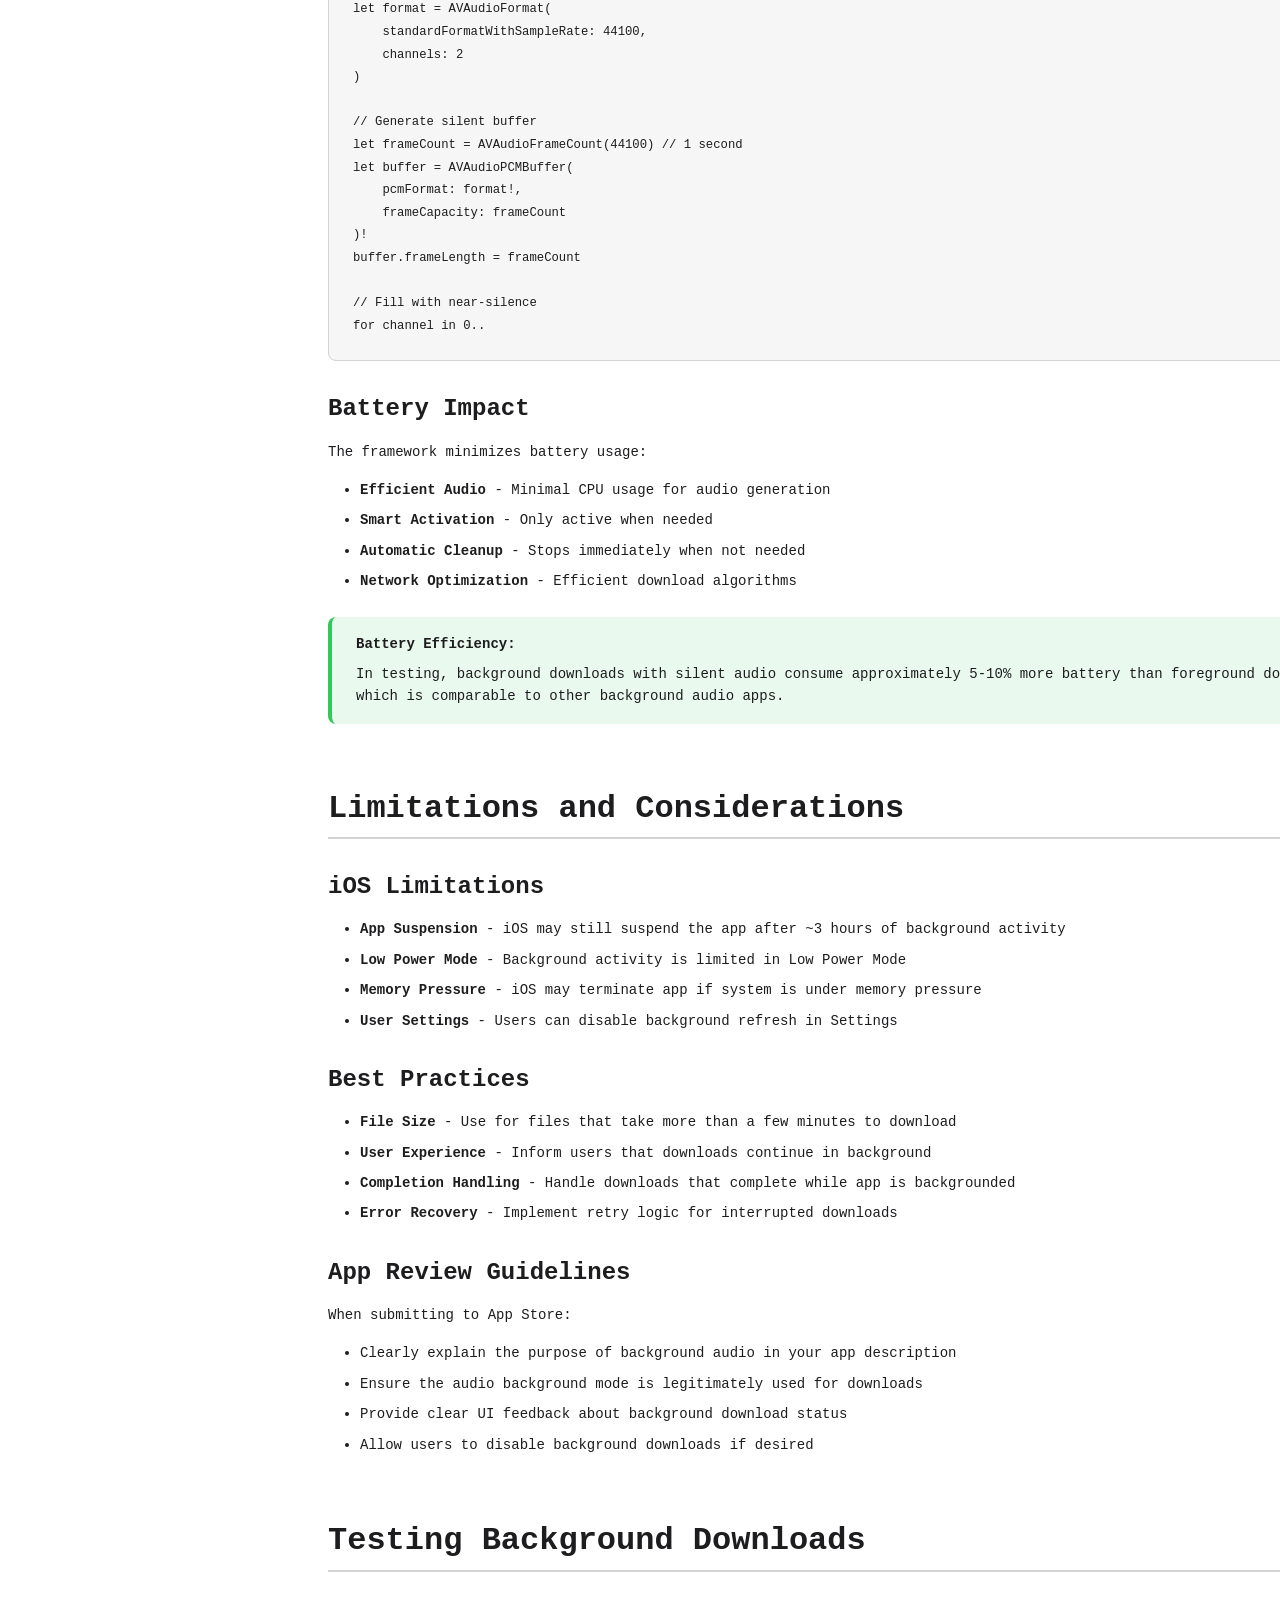
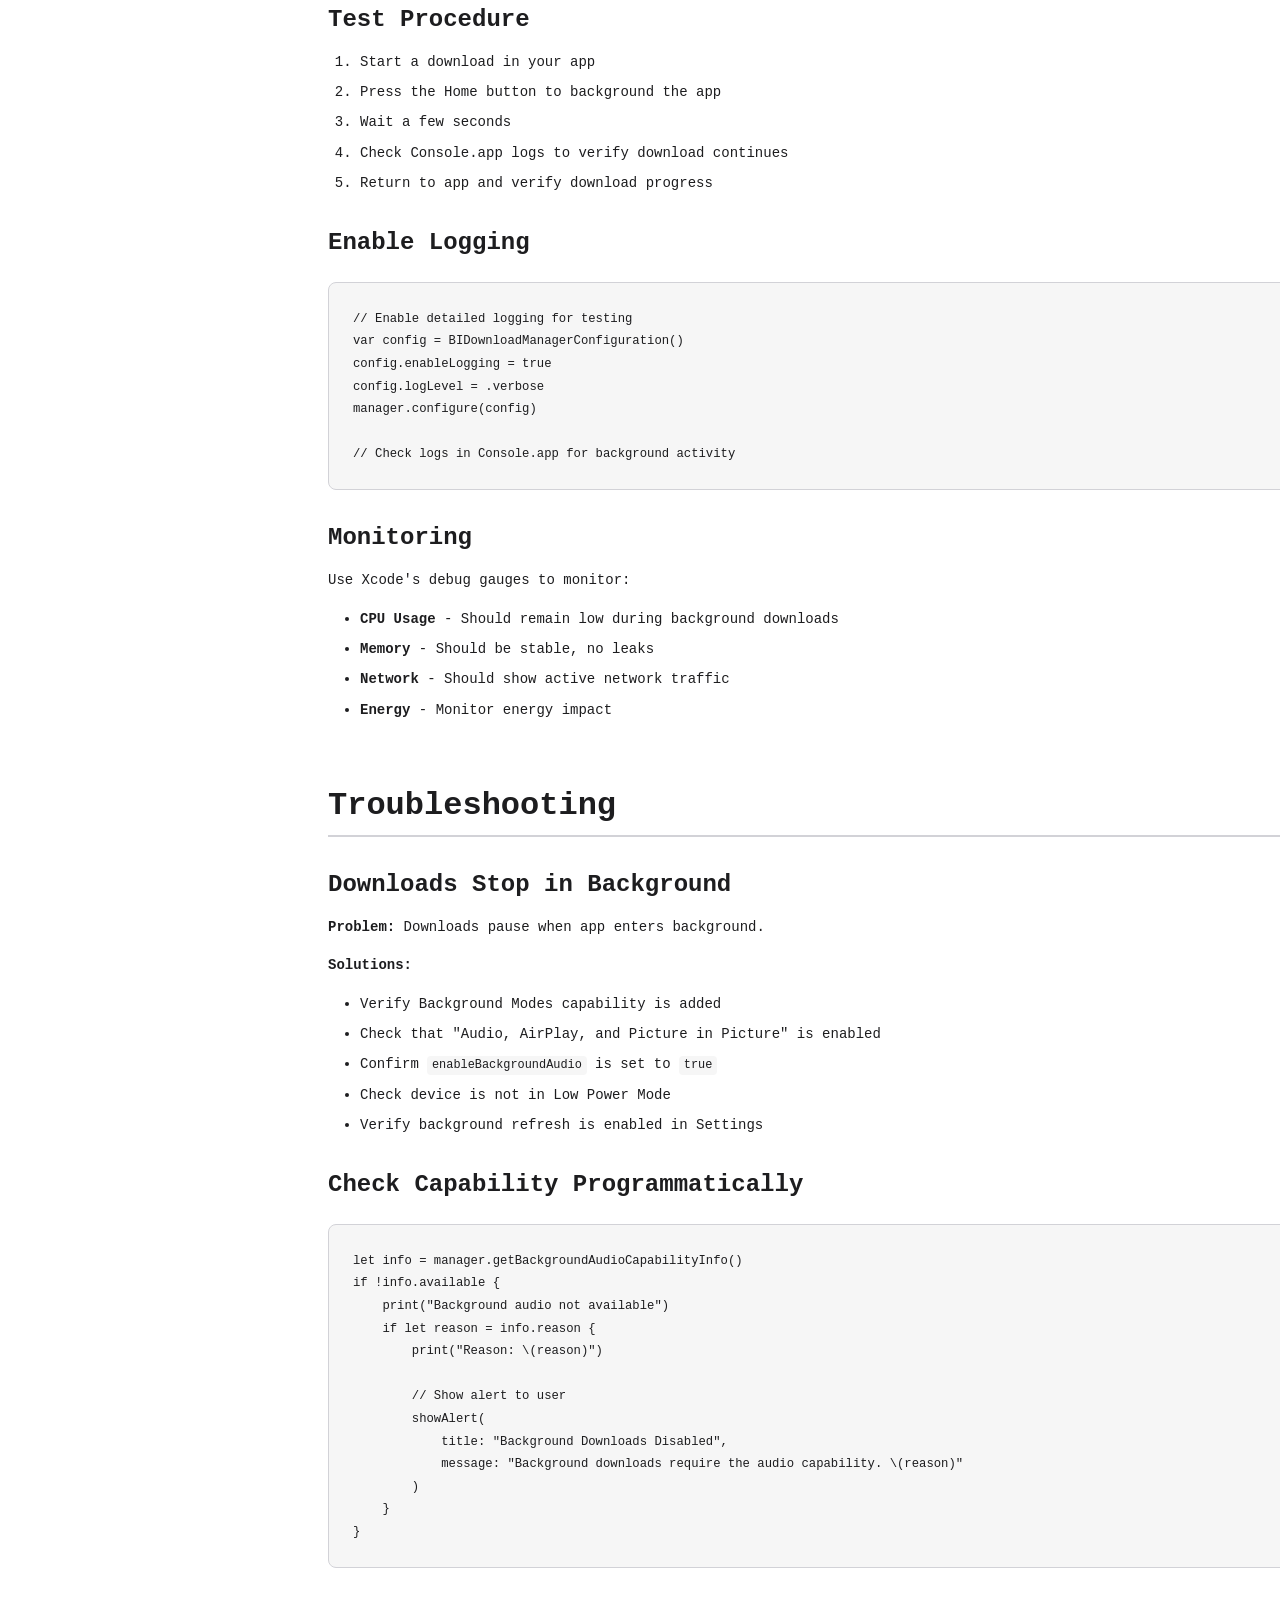
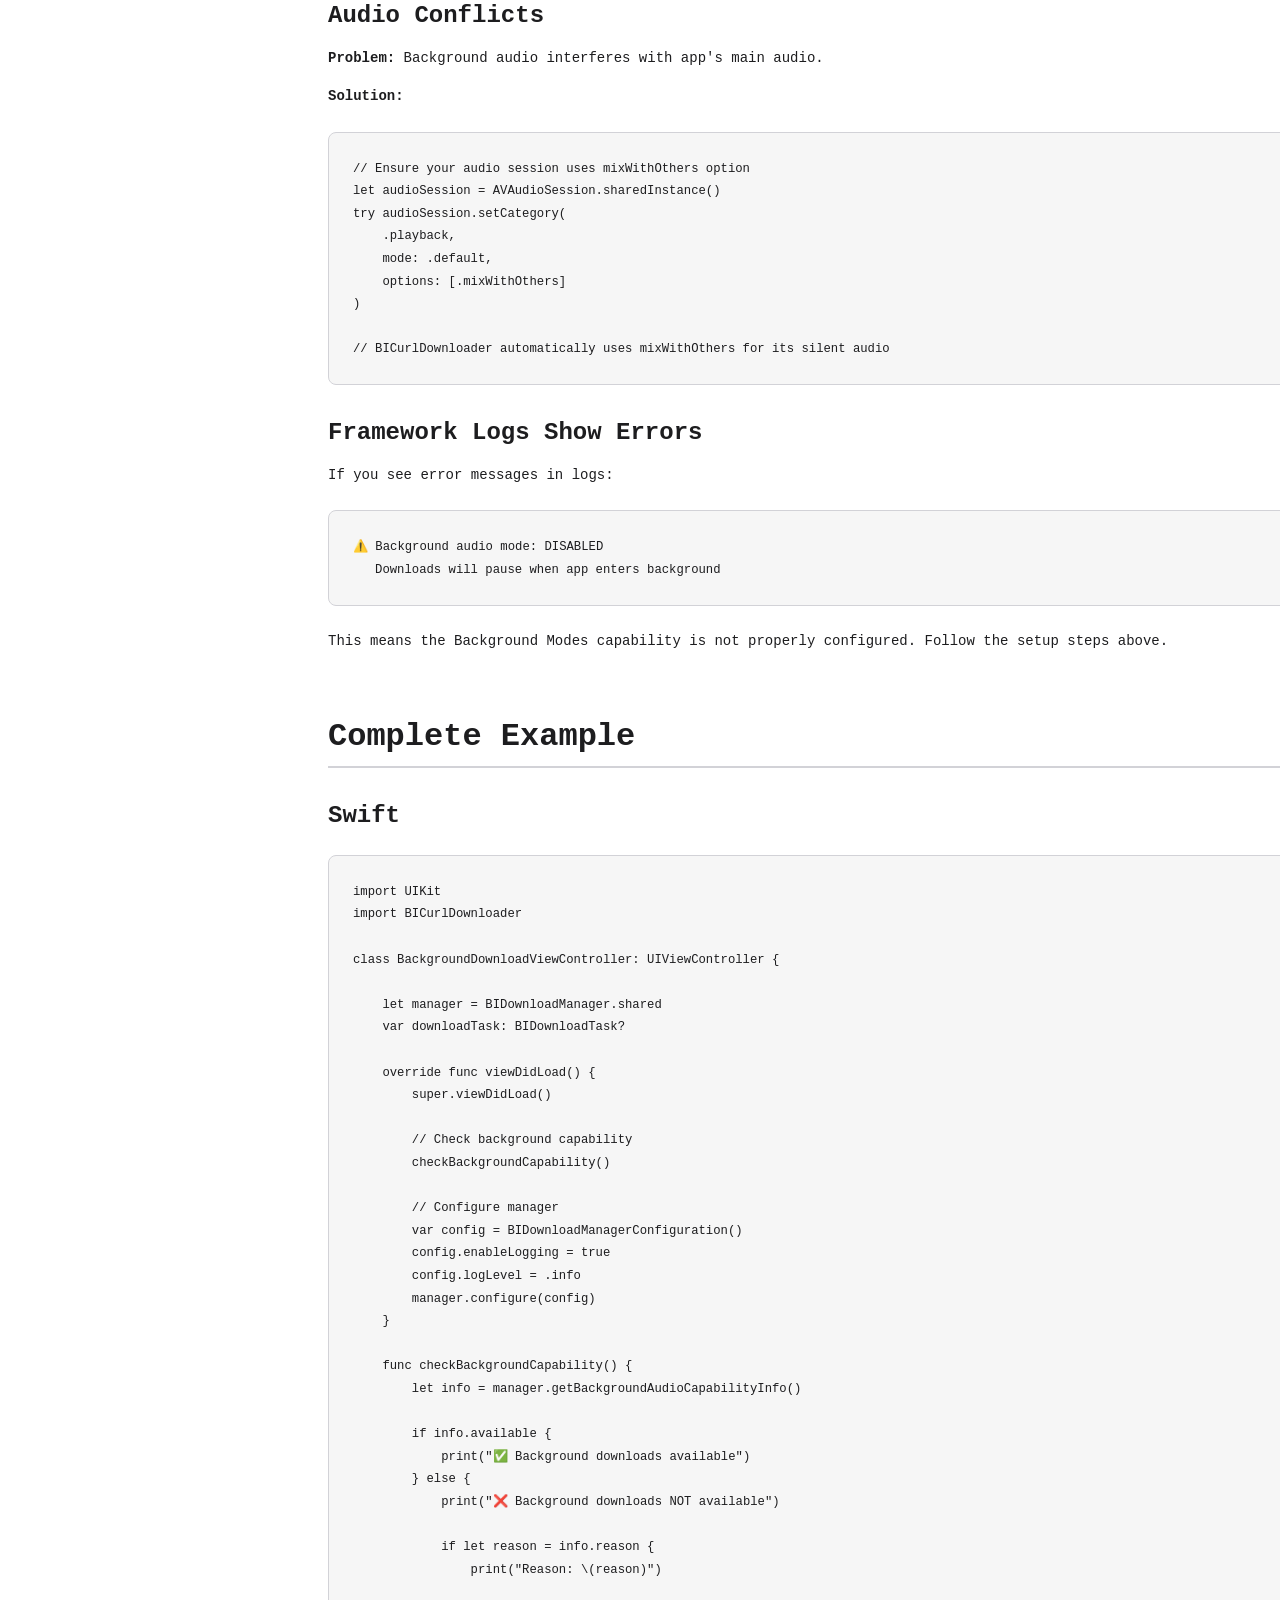
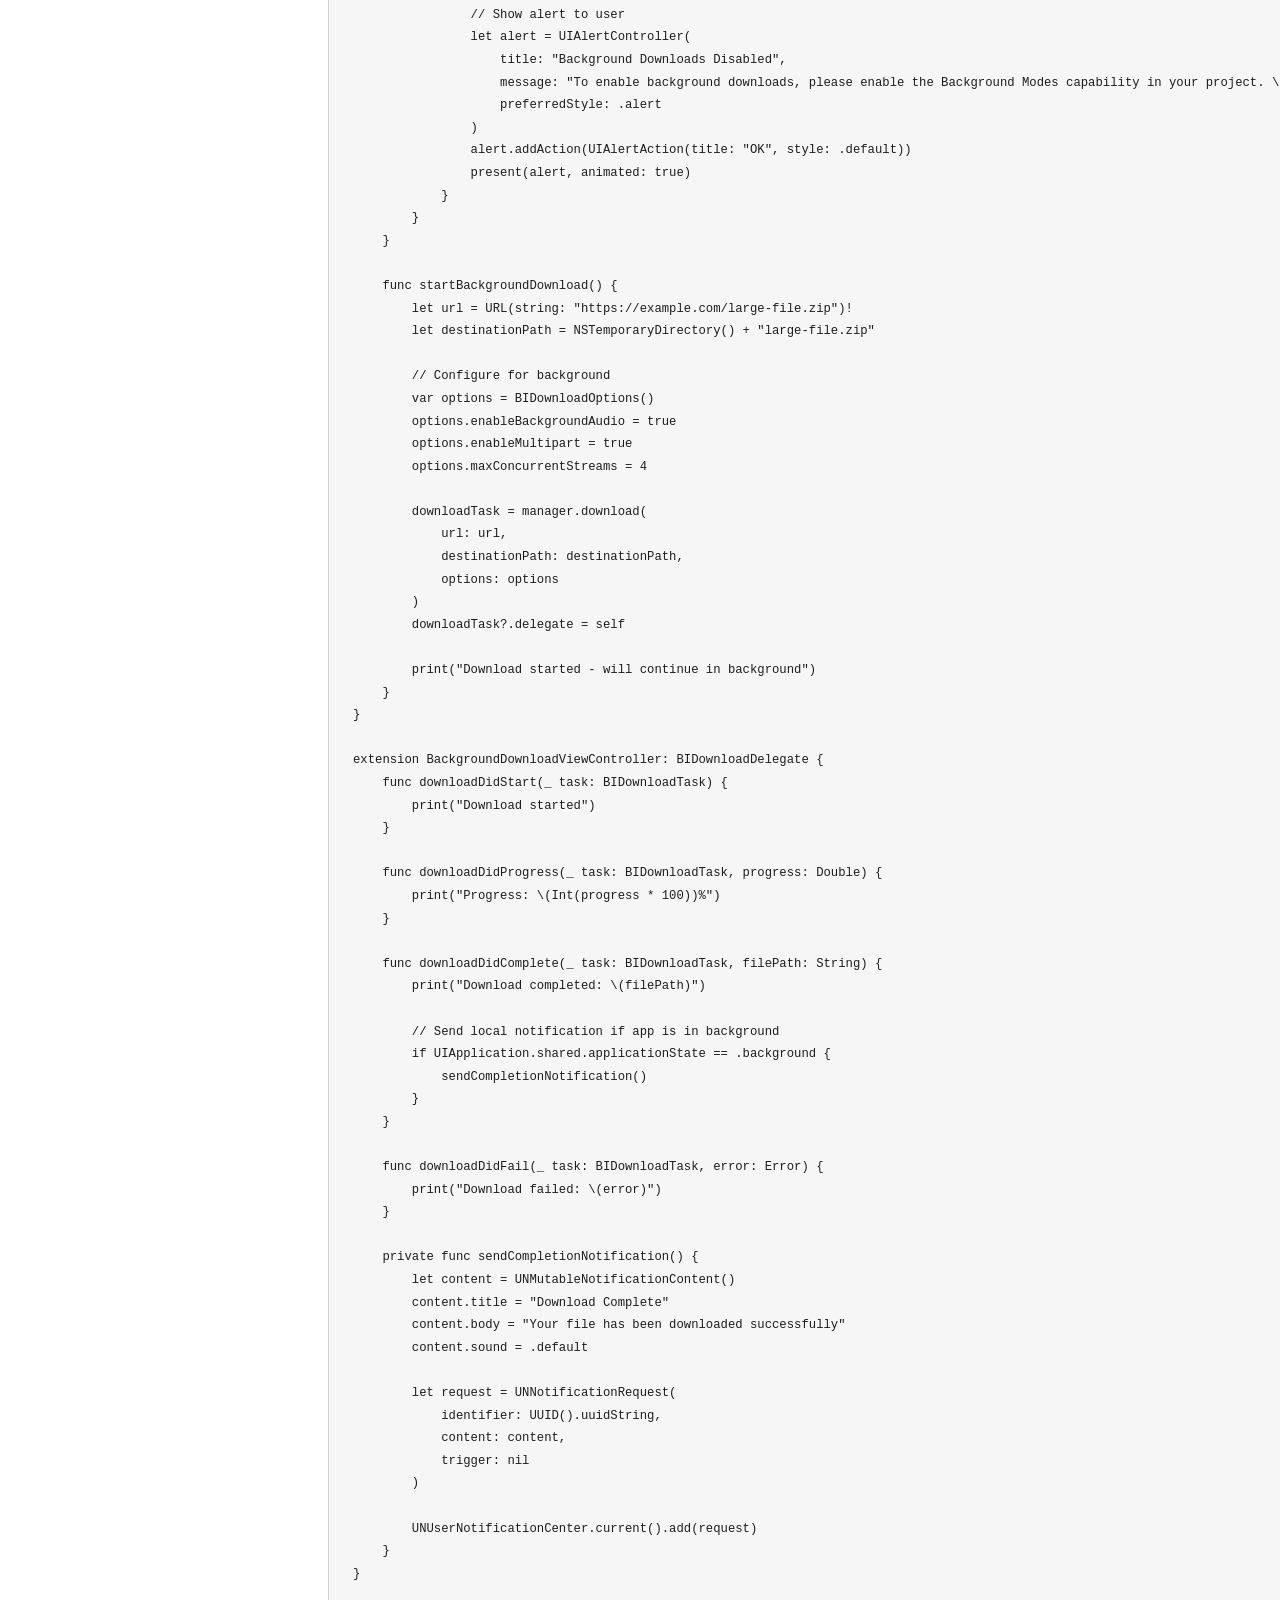
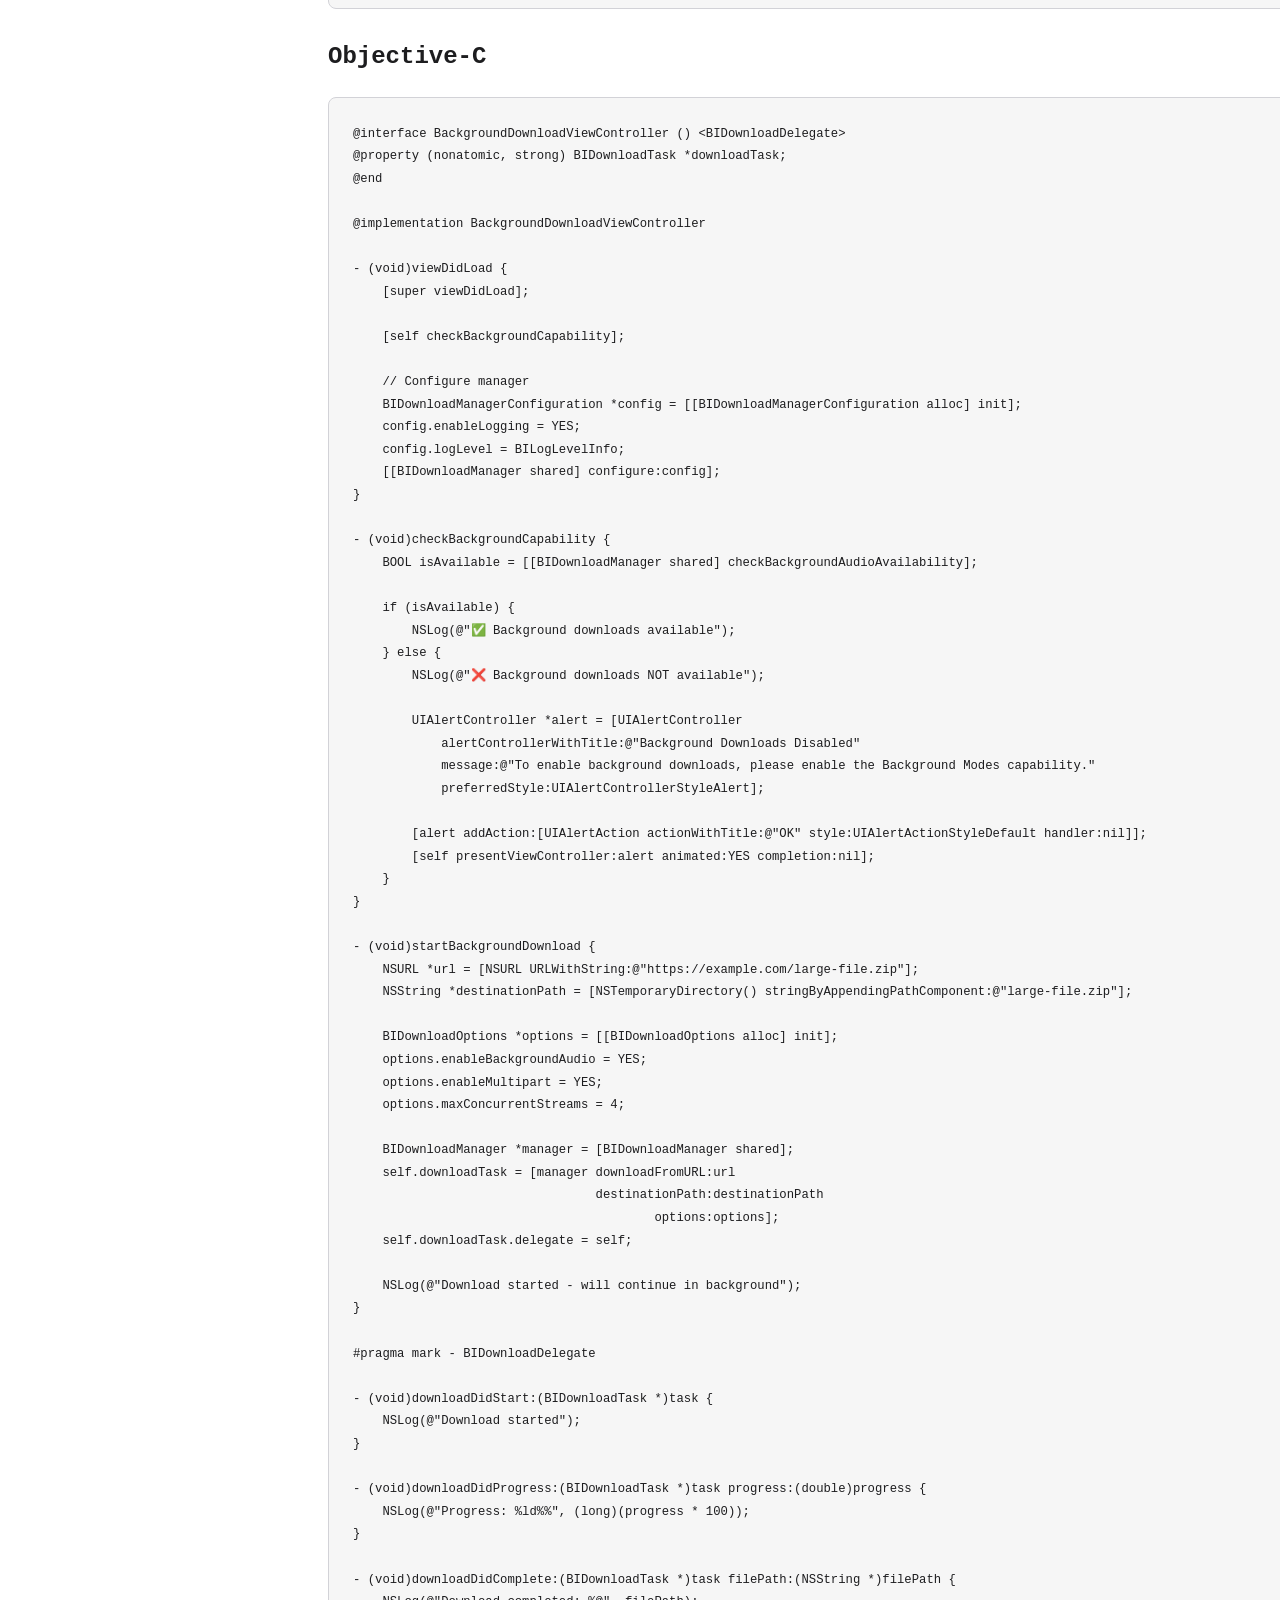
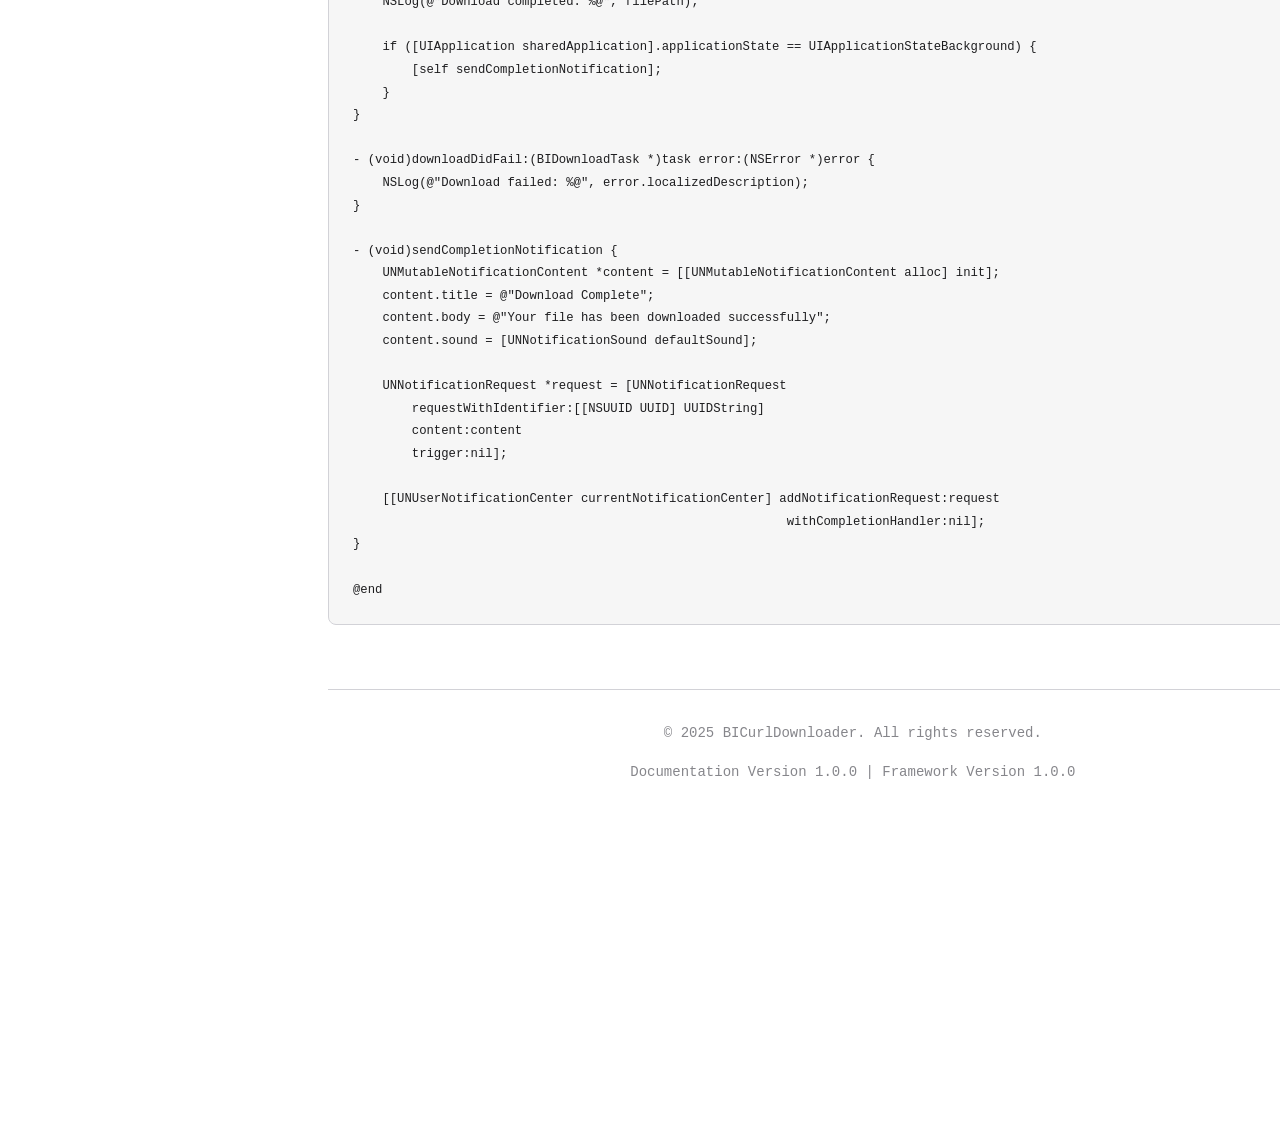
<file: Documentation/background-download.html>
<!DOCTYPE html>
<html lang="en">
<head>
    <meta charset="UTF-8">
    <meta name="viewport" content="width=device-width, initial-scale=1.0">
    <title>Background Download - BICurlDownloader</title>
    <link rel="stylesheet" href="styles.css">
</head>
<body>
    <div class="container">
        <!-- Sidebar Navigation -->
        <aside class="sidebar">
            <div class="sidebar-header">
                <h1>BICurlDownloader</h1>
                <div class="version">Version 1.0.0</div>
            </div>
            <nav>
                <ul class="nav-menu">
                    <li><a href="index.html">Home</a></li>
                    <li><a href="overview.html">Overview</a></li>
                    <li><a href="installation.html">Installation</a></li>
                    <li><a href="quick-start.html">Quick Start</a></li>
                    <li><a href="core-components.html">Core Components</a></li>
                    <li><a href="usage-examples.html">Usage Examples</a></li>
                    <li><a href="background-download.html" class="active">Background Download</a></li>
                    <li><a href="multipart-download.html">Multipart Download</a></li>
                    <li><a href="authentication.html">Authentication</a></li>
                    <li><a href="error-handling.html">Error Handling</a></li>
                    <li><a href="notifications.html">Notifications</a></li>
                    <li><a href="api-reference.html">API Reference</a></li>
                    <li><a href="advanced-examples.html">Advanced Examples</a></li>
                    <li><a href="best-practices.html">Best Practices</a></li>
                    <li><a href="troubleshooting.html">Troubleshooting</a></li>
                </ul>
            </nav>
        </aside>

        <!-- Main Content -->
        <main class="main-content">
            <h1>Background Download</h1>
            <p class="subtitle">Keep downloads running when app is backgrounded</p>

            <section id="overview">
                <h2>Overview</h2>
                <p>BICurlDownloader supports background downloads using programmatically generated silent audio. When your app enters the background, the framework can continue downloads by playing inaudible audio, keeping the app active.</p>

                <div class="alert alert-info">
                    <strong>How it works:</strong><br>
                    The framework generates silent audio at ~20 Hz (below human hearing) with near-zero amplitude. This allows the app to remain active in the background using the audio background mode, enabling downloads to continue.
                </div>
            </section>

            <section id="setup">
                <h2>Project Setup</h2>
                <p>To enable background downloads, you must add the Background Modes capability to your app.</p>

                <h3>Step 1: Add Background Modes Capability</h3>
                <ol>
                    <li>Open your project in Xcode</li>
                    <li>Select your app target</li>
                    <li>Go to the <code>Signing & Capabilities</code> tab</li>
                    <li>Click <code>+ Capability</code> button</li>
                    <li>Search for and add <code>Background Modes</code></li>
                    <li>Enable <code>Audio, AirPlay, and Picture in Picture</code></li>
                </ol>

                <h3>Step 2: Verify Info.plist</h3>
                <p>Xcode automatically adds the required keys to your Info.plist. Verify it contains:</p>
                <pre><code>&lt;key&gt;UIBackgroundModes&lt;/key&gt;
&lt;array&gt;
    &lt;string&gt;audio&lt;/string&gt;
&lt;/array&gt;</code></pre>

                <h3>Step 3: Check Capability</h3>
                <p>Verify that background audio is available:</p>

                <h4>Swift</h4>
                <pre><code>let manager = BIDownloadManager.shared
let isAvailable = manager.checkBackgroundAudioAvailability()

if isAvailable {
    print("Background downloads are available")
} else {
    print("Background downloads are NOT available")
    
    // Get detailed info
    let info = manager.getBackgroundAudioCapabilityInfo()
    if let reason = info.reason {
        print("Reason: \(reason)")
    }
}</code></pre>

                <h4>Objective-C</h4>
                <pre><code>BIDownloadManager *manager = [BIDownloadManager shared];
BOOL isAvailable = [manager checkBackgroundAudioAvailability];

if (isAvailable) {
    NSLog(@"Background downloads are available");
} else {
    NSLog(@"Background downloads are NOT available");
}</code></pre>
            </section>

            <section id="usage">
                <h2>Using Background Downloads</h2>

                <h3>Enable for Download Task</h3>
                <p>Background audio is enabled by default. To explicitly control it:</p>

                <h4>Swift</h4>
                <pre><code>var options = BIDownloadOptions()
options.enableBackgroundAudio = true  // Default is true

let task = manager.download(
    url: url,
    destinationPath: path,
    options: options
)</code></pre>

                <h4>Objective-C</h4>
                <pre><code>BIDownloadOptions *options = [[BIDownloadOptions alloc] init];
options.enableBackgroundAudio = YES;  // Default is YES

BIDownloadTask *task = [manager downloadFromURL:url
                                destinationPath:path
                                        options:options];</code></pre>

                <h3>Automatic Activation</h3>
                <p>The framework automatically manages background audio:</p>
                <ul>
                    <li>Audio starts when app enters background with active downloads</li>
                    <li>Audio stops when app returns to foreground</li>
                    <li>Audio stops when all downloads complete or are paused</li>
                    <li>Audio pauses during phone calls and resumes after</li>
                </ul>
            </section>

            <section id="audio-session">
                <h2>Audio Session Management</h2>

                <h3>Mixing with App Audio</h3>
                <p>BICurlDownloader uses <code>AVAudioSessionCategoryOptionMixWithOthers</code> to allow background downloads alongside your app's audio playback.</p>

                <h4>Example: Music Player App</h4>
                <pre><code>// Your app's audio configuration
let audioSession = AVAudioSession.sharedInstance()
try? audioSession.setCategory(
    .playback,
    mode: .default,
    options: [.mixWithOthers]
)

// BICurlDownloader's silent audio will mix with your playback
// Downloads continue while music plays in background</code></pre>

                <h3>Handling Interruptions</h3>
                <p>The framework handles audio interruptions automatically:</p>
                <ul>
                    <li><strong>Phone Calls</strong> - Silent audio pauses, resumes after call ends</li>
                    <li><strong>Alarms</strong> - Silent audio pauses during alarm, resumes after</li>
                    <li><strong>Siri</strong> - Silent audio pauses, resumes when Siri completes</li>
                    <li><strong>Other Apps</strong> - Respects audio session priority</li>
                </ul>

                <pre><code>// The framework monitors interruptions internally
// Downloads pause during interruption and resume automatically
// No additional code needed</code></pre>
            </section>

            <section id="technical-details">
                <h2>Technical Details</h2>

                <h3>Silent Audio Specifications</h3>
                <table>
                    <tr>
                        <th>Parameter</th>
                        <th>Value</th>
                        <th>Reason</th>
                    </tr>
                    <tr>
                        <td>Frequency</td>
                        <td>~20 Hz</td>
                        <td>Below human hearing range (20-20,000 Hz)</td>
                    </tr>
                    <tr>
                        <td>Amplitude</td>
                        <td>Near zero</td>
                        <td>Imperceptible to users</td>
                    </tr>
                    <tr>
                        <td>Format</td>
                        <td>PCM 16-bit stereo</td>
                        <td>Standard audio format</td>
                    </tr>
                    <tr>
                        <td>Sample Rate</td>
                        <td>44.1 kHz</td>
                        <td>CD quality standard</td>
                    </tr>
                    <tr>
                        <td>Buffer Duration</td>
                        <td>1 second</td>
                        <td>Optimal for continuous playback</td>
                    </tr>
                </table>

                <h3>Audio Generation</h3>
                <p>The framework uses AVAudioEngine to generate and play silent audio:</p>
                <pre><code>// Internal implementation (simplified)
let audioEngine = AVAudioEngine()
let playerNode = AVAudioPlayerNode()

let format = AVAudioFormat(
    standardFormatWithSampleRate: 44100,
    channels: 2
)

// Generate silent buffer
let frameCount = AVAudioFrameCount(44100) // 1 second
let buffer = AVAudioPCMBuffer(
    pcmFormat: format!,
    frameCapacity: frameCount
)!
buffer.frameLength = frameCount

// Fill with near-silence
for channel in 0..<Int(buffer.format.channelCount) {
    let channelData = buffer.floatChannelData![channel]
    for frame in 0..<Int(buffer.frameLength) {
        // Generate 20 Hz sine wave with minimal amplitude
        let value = sin(2.0 * .pi * 20.0 * Double(frame) / 44100.0)
        channelData[frame] = Float(value * 0.0001) // Very low amplitude
    }
}

// Schedule for continuous playback
playerNode.scheduleBuffer(buffer, looping: true)</code></pre>

                <h3>Battery Impact</h3>
                <p>The framework minimizes battery usage:</p>
                <ul>
                    <li><strong>Efficient Audio</strong> - Minimal CPU usage for audio generation</li>
                    <li><strong>Smart Activation</strong> - Only active when needed</li>
                    <li><strong>Automatic Cleanup</strong> - Stops immediately when not needed</li>
                    <li><strong>Network Optimization</strong> - Efficient download algorithms</li>
                </ul>

                <div class="alert alert-success">
                    <strong>Battery Efficiency:</strong> In testing, background downloads with silent audio consume approximately 5-10% more battery than foreground downloads, which is comparable to other background audio apps.
                </div>
            </section>

            <section id="limitations">
                <h2>Limitations and Considerations</h2>

                <h3>iOS Limitations</h3>
                <ul>
                    <li><strong>App Suspension</strong> - iOS may still suspend the app after ~3 hours of background activity</li>
                    <li><strong>Low Power Mode</strong> - Background activity is limited in Low Power Mode</li>
                    <li><strong>Memory Pressure</strong> - iOS may terminate app if system is under memory pressure</li>
                    <li><strong>User Settings</strong> - Users can disable background refresh in Settings</li>
                </ul>

                <h3>Best Practices</h3>
                <ul>
                    <li><strong>File Size</strong> - Use for files that take more than a few minutes to download</li>
                    <li><strong>User Experience</strong> - Inform users that downloads continue in background</li>
                    <li><strong>Completion Handling</strong> - Handle downloads that complete while app is backgrounded</li>
                    <li><strong>Error Recovery</strong> - Implement retry logic for interrupted downloads</li>
                </ul>

                <h3>App Review Guidelines</h3>
                <p>When submitting to App Store:</p>
                <ul>
                    <li>Clearly explain the purpose of background audio in your app description</li>
                    <li>Ensure the audio background mode is legitimately used for downloads</li>
                    <li>Provide clear UI feedback about background download status</li>
                    <li>Allow users to disable background downloads if desired</li>
                </ul>
            </section>

            <section id="testing">
                <h2>Testing Background Downloads</h2>

                <h3>Test Procedure</h3>
                <ol>
                    <li>Start a download in your app</li>
                    <li>Press the Home button to background the app</li>
                    <li>Wait a few seconds</li>
                    <li>Check Console.app logs to verify download continues</li>
                    <li>Return to app and verify download progress</li>
                </ol>

                <h3>Enable Logging</h3>
                <pre><code>// Enable detailed logging for testing
var config = BIDownloadManagerConfiguration()
config.enableLogging = true
config.logLevel = .verbose
manager.configure(config)

// Check logs in Console.app for background activity</code></pre>

                <h3>Monitoring</h3>
                <p>Use Xcode's debug gauges to monitor:</p>
                <ul>
                    <li><strong>CPU Usage</strong> - Should remain low during background downloads</li>
                    <li><strong>Memory</strong> - Should be stable, no leaks</li>
                    <li><strong>Network</strong> - Should show active network traffic</li>
                    <li><strong>Energy</strong> - Monitor energy impact</li>
                </ul>
            </section>

            <section id="troubleshooting">
                <h2>Troubleshooting</h2>

                <h3>Downloads Stop in Background</h3>
                <p><strong>Problem:</strong> Downloads pause when app enters background.</p>
                <p><strong>Solutions:</strong></p>
                <ul>
                    <li>Verify Background Modes capability is added</li>
                    <li>Check that "Audio, AirPlay, and Picture in Picture" is enabled</li>
                    <li>Confirm <code>enableBackgroundAudio</code> is set to <code>true</code></li>
                    <li>Check device is not in Low Power Mode</li>
                    <li>Verify background refresh is enabled in Settings</li>
                </ul>

                <h3>Check Capability Programmatically</h3>
                <pre><code>let info = manager.getBackgroundAudioCapabilityInfo()
if !info.available {
    print("Background audio not available")
    if let reason = info.reason {
        print("Reason: \(reason)")
        
        // Show alert to user
        showAlert(
            title: "Background Downloads Disabled",
            message: "Background downloads require the audio capability. \(reason)"
        )
    }
}</code></pre>

                <h3>Audio Conflicts</h3>
                <p><strong>Problem:</strong> Background audio interferes with app's main audio.</p>
                <p><strong>Solution:</strong></p>
                <pre><code>// Ensure your audio session uses mixWithOthers option
let audioSession = AVAudioSession.sharedInstance()
try audioSession.setCategory(
    .playback,
    mode: .default,
    options: [.mixWithOthers]
)

// BICurlDownloader automatically uses mixWithOthers for its silent audio</code></pre>

                <h3>Framework Logs Show Errors</h3>
                <p>If you see error messages in logs:</p>
                <pre><code>⚠️ Background audio mode: DISABLED
   Downloads will pause when app enters background</code></pre>
                <p>This means the Background Modes capability is not properly configured. Follow the setup steps above.</p>
            </section>

            <section id="example-implementation">
                <h2>Complete Example</h2>

                <h3>Swift</h3>
                <pre><code>import UIKit
import BICurlDownloader

class BackgroundDownloadViewController: UIViewController {
    
    let manager = BIDownloadManager.shared
    var downloadTask: BIDownloadTask?
    
    override func viewDidLoad() {
        super.viewDidLoad()
        
        // Check background capability
        checkBackgroundCapability()
        
        // Configure manager
        var config = BIDownloadManagerConfiguration()
        config.enableLogging = true
        config.logLevel = .info
        manager.configure(config)
    }
    
    func checkBackgroundCapability() {
        let info = manager.getBackgroundAudioCapabilityInfo()
        
        if info.available {
            print("✅ Background downloads available")
        } else {
            print("❌ Background downloads NOT available")
            
            if let reason = info.reason {
                print("Reason: \(reason)")
                
                // Show alert to user
                let alert = UIAlertController(
                    title: "Background Downloads Disabled",
                    message: "To enable background downloads, please enable the Background Modes capability in your project. \(reason)",
                    preferredStyle: .alert
                )
                alert.addAction(UIAlertAction(title: "OK", style: .default))
                present(alert, animated: true)
            }
        }
    }
    
    func startBackgroundDownload() {
        let url = URL(string: "https://example.com/large-file.zip")!
        let destinationPath = NSTemporaryDirectory() + "large-file.zip"
        
        // Configure for background
        var options = BIDownloadOptions()
        options.enableBackgroundAudio = true
        options.enableMultipart = true
        options.maxConcurrentStreams = 4
        
        downloadTask = manager.download(
            url: url,
            destinationPath: destinationPath,
            options: options
        )
        downloadTask?.delegate = self
        
        print("Download started - will continue in background")
    }
}

extension BackgroundDownloadViewController: BIDownloadDelegate {
    func downloadDidStart(_ task: BIDownloadTask) {
        print("Download started")
    }
    
    func downloadDidProgress(_ task: BIDownloadTask, progress: Double) {
        print("Progress: \(Int(progress * 100))%")
    }
    
    func downloadDidComplete(_ task: BIDownloadTask, filePath: String) {
        print("Download completed: \(filePath)")
        
        // Send local notification if app is in background
        if UIApplication.shared.applicationState == .background {
            sendCompletionNotification()
        }
    }
    
    func downloadDidFail(_ task: BIDownloadTask, error: Error) {
        print("Download failed: \(error)")
    }
    
    private func sendCompletionNotification() {
        let content = UNMutableNotificationContent()
        content.title = "Download Complete"
        content.body = "Your file has been downloaded successfully"
        content.sound = .default
        
        let request = UNNotificationRequest(
            identifier: UUID().uuidString,
            content: content,
            trigger: nil
        )
        
        UNUserNotificationCenter.current().add(request)
    }
}</code></pre>

                <h3>Objective-C</h3>
                <pre><code>@interface BackgroundDownloadViewController () &lt;BIDownloadDelegate&gt;
@property (nonatomic, strong) BIDownloadTask *downloadTask;
@end

@implementation BackgroundDownloadViewController

- (void)viewDidLoad {
    [super viewDidLoad];
    
    [self checkBackgroundCapability];
    
    // Configure manager
    BIDownloadManagerConfiguration *config = [[BIDownloadManagerConfiguration alloc] init];
    config.enableLogging = YES;
    config.logLevel = BILogLevelInfo;
    [[BIDownloadManager shared] configure:config];
}

- (void)checkBackgroundCapability {
    BOOL isAvailable = [[BIDownloadManager shared] checkBackgroundAudioAvailability];
    
    if (isAvailable) {
        NSLog(@"✅ Background downloads available");
    } else {
        NSLog(@"❌ Background downloads NOT available");
        
        UIAlertController *alert = [UIAlertController
            alertControllerWithTitle:@"Background Downloads Disabled"
            message:@"To enable background downloads, please enable the Background Modes capability."
            preferredStyle:UIAlertControllerStyleAlert];
        
        [alert addAction:[UIAlertAction actionWithTitle:@"OK" style:UIAlertActionStyleDefault handler:nil]];
        [self presentViewController:alert animated:YES completion:nil];
    }
}

- (void)startBackgroundDownload {
    NSURL *url = [NSURL URLWithString:@"https://example.com/large-file.zip"];
    NSString *destinationPath = [NSTemporaryDirectory() stringByAppendingPathComponent:@"large-file.zip"];
    
    BIDownloadOptions *options = [[BIDownloadOptions alloc] init];
    options.enableBackgroundAudio = YES;
    options.enableMultipart = YES;
    options.maxConcurrentStreams = 4;
    
    BIDownloadManager *manager = [BIDownloadManager shared];
    self.downloadTask = [manager downloadFromURL:url
                                 destinationPath:destinationPath
                                         options:options];
    self.downloadTask.delegate = self;
    
    NSLog(@"Download started - will continue in background");
}

#pragma mark - BIDownloadDelegate

- (void)downloadDidStart:(BIDownloadTask *)task {
    NSLog(@"Download started");
}

- (void)downloadDidProgress:(BIDownloadTask *)task progress:(double)progress {
    NSLog(@"Progress: %ld%%", (long)(progress * 100));
}

- (void)downloadDidComplete:(BIDownloadTask *)task filePath:(NSString *)filePath {
    NSLog(@"Download completed: %@", filePath);
    
    if ([UIApplication sharedApplication].applicationState == UIApplicationStateBackground) {
        [self sendCompletionNotification];
    }
}

- (void)downloadDidFail:(BIDownloadTask *)task error:(NSError *)error {
    NSLog(@"Download failed: %@", error.localizedDescription);
}

- (void)sendCompletionNotification {
    UNMutableNotificationContent *content = [[UNMutableNotificationContent alloc] init];
    content.title = @"Download Complete";
    content.body = @"Your file has been downloaded successfully";
    content.sound = [UNNotificationSound defaultSound];
    
    UNNotificationRequest *request = [UNNotificationRequest
        requestWithIdentifier:[[NSUUID UUID] UUIDString]
        content:content
        trigger:nil];
    
    [[UNUserNotificationCenter currentNotificationCenter] addNotificationRequest:request
                                                           withCompletionHandler:nil];
}

@end</code></pre>
            </section>

            <footer>
                <p>&copy; 2025 BICurlDownloader. All rights reserved.</p>
                <p>Documentation Version 1.0.0 | Framework Version 1.0.0</p>
            </footer>
        </main>
    </div>
</body>
</html>
</file>
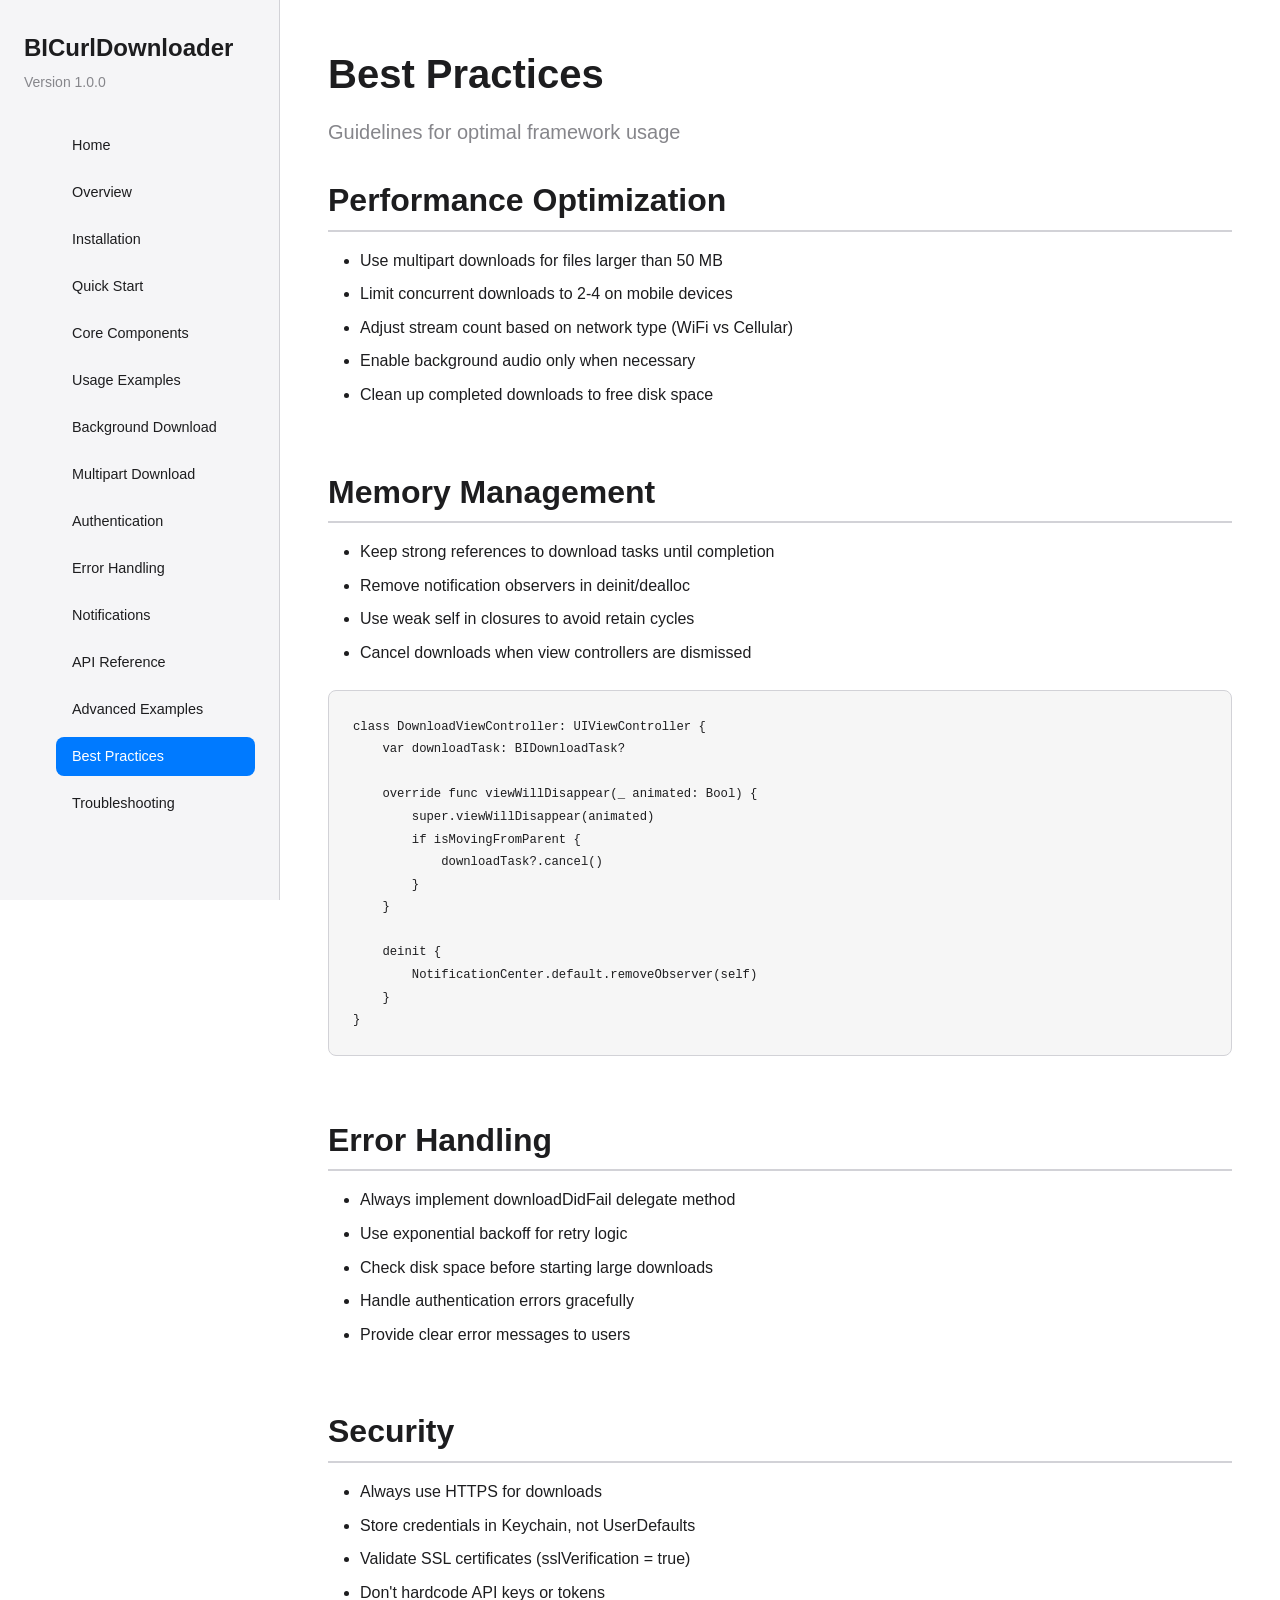
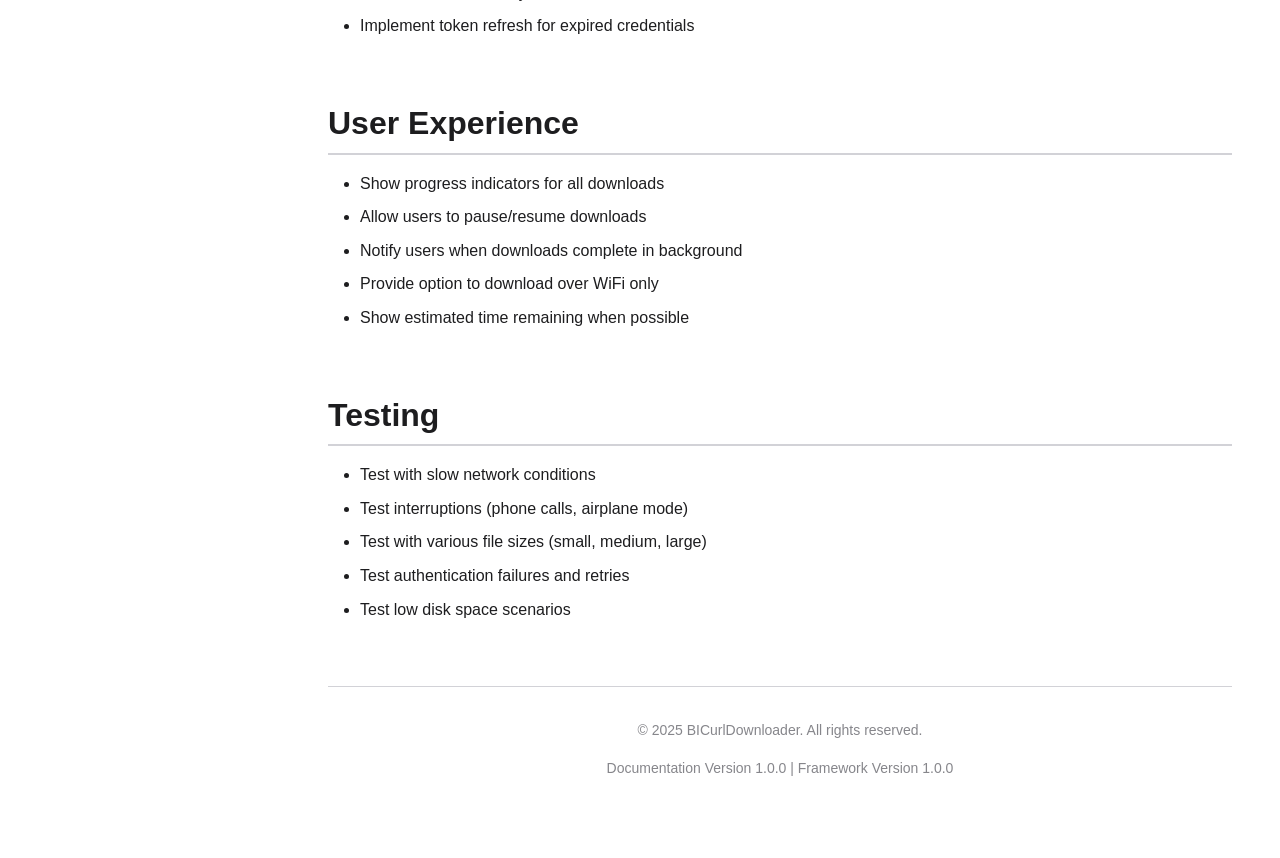
<file: Documentation/best-practices.html>
<!DOCTYPE html>
<html lang="en">
<head>
    <meta charset="UTF-8">
    <meta name="viewport" content="width=device-width, initial-scale=1.0">
    <title>Best Practices - BICurlDownloader</title>
    <link rel="stylesheet" href="styles.css">
</head>
<body>
    <div class="container">
        <aside class="sidebar">
            <div class="sidebar-header">
                <h1>BICurlDownloader</h1>
                <div class="version">Version 1.0.0</div>
            </div>
            <nav>
                <ul class="nav-menu">
                    <li><a href="index.html">Home</a></li>
                    <li><a href="overview.html">Overview</a></li>
                    <li><a href="installation.html">Installation</a></li>
                    <li><a href="quick-start.html">Quick Start</a></li>
                    <li><a href="core-components.html">Core Components</a></li>
                    <li><a href="usage-examples.html">Usage Examples</a></li>
                    <li><a href="background-download.html">Background Download</a></li>
                    <li><a href="multipart-download.html">Multipart Download</a></li>
                    <li><a href="authentication.html">Authentication</a></li>
                    <li><a href="error-handling.html">Error Handling</a></li>
                    <li><a href="notifications.html">Notifications</a></li>
                    <li><a href="api-reference.html">API Reference</a></li>
                    <li><a href="advanced-examples.html">Advanced Examples</a></li>
                    <li><a href="best-practices.html" class="active">Best Practices</a></li>
                    <li><a href="troubleshooting.html">Troubleshooting</a></li>
                </ul>
            </nav>
        </aside>

        <main class="main-content">
            <h1>Best Practices</h1>
            <p class="subtitle">Guidelines for optimal framework usage</p>

            <section id="performance">
                <h2>Performance Optimization</h2>
                <ul>
                    <li>Use multipart downloads for files larger than 50 MB</li>
                    <li>Limit concurrent downloads to 2-4 on mobile devices</li>
                    <li>Adjust stream count based on network type (WiFi vs Cellular)</li>
                    <li>Enable background audio only when necessary</li>
                    <li>Clean up completed downloads to free disk space</li>
                </ul>
            </section>

            <section id="memory">
                <h2>Memory Management</h2>
                <ul>
                    <li>Keep strong references to download tasks until completion</li>
                    <li>Remove notification observers in deinit/dealloc</li>
                    <li>Use weak self in closures to avoid retain cycles</li>
                    <li>Cancel downloads when view controllers are dismissed</li>
                </ul>
                
                <pre><code>class DownloadViewController: UIViewController {
    var downloadTask: BIDownloadTask?
    
    override func viewWillDisappear(_ animated: Bool) {
        super.viewWillDisappear(animated)
        if isMovingFromParent {
            downloadTask?.cancel()
        }
    }
    
    deinit {
        NotificationCenter.default.removeObserver(self)
    }
}</code></pre>
            </section>

            <section id="error-handling-bp">
                <h2>Error Handling</h2>
                <ul>
                    <li>Always implement downloadDidFail delegate method</li>
                    <li>Use exponential backoff for retry logic</li>
                    <li>Check disk space before starting large downloads</li>
                    <li>Handle authentication errors gracefully</li>
                    <li>Provide clear error messages to users</li>
                </ul>
            </section>

            <section id="security">
                <h2>Security</h2>
                <ul>
                    <li>Always use HTTPS for downloads</li>
                    <li>Store credentials in Keychain, not UserDefaults</li>
                    <li>Validate SSL certificates (sslVerification = true)</li>
                    <li>Don't hardcode API keys or tokens</li>
                    <li>Implement token refresh for expired credentials</li>
                </ul>
            </section>

            <section id="user-experience">
                <h2>User Experience</h2>
                <ul>
                    <li>Show progress indicators for all downloads</li>
                    <li>Allow users to pause/resume downloads</li>
                    <li>Notify users when downloads complete in background</li>
                    <li>Provide option to download over WiFi only</li>
                    <li>Show estimated time remaining when possible</li>
                </ul>
            </section>

            <section id="testing">
                <h2>Testing</h2>
                <ul>
                    <li>Test with slow network conditions</li>
                    <li>Test interruptions (phone calls, airplane mode)</li>
                    <li>Test with various file sizes (small, medium, large)</li>
                    <li>Test authentication failures and retries</li>
                    <li>Test low disk space scenarios</li>
                </ul>
            </section>

            <footer>
                <p>&copy; 2025 BICurlDownloader. All rights reserved.</p>
                <p>Documentation Version 1.0.0 | Framework Version 1.0.0</p>
            </footer>
        </main>
    </div>
</body>
</html>
</file>
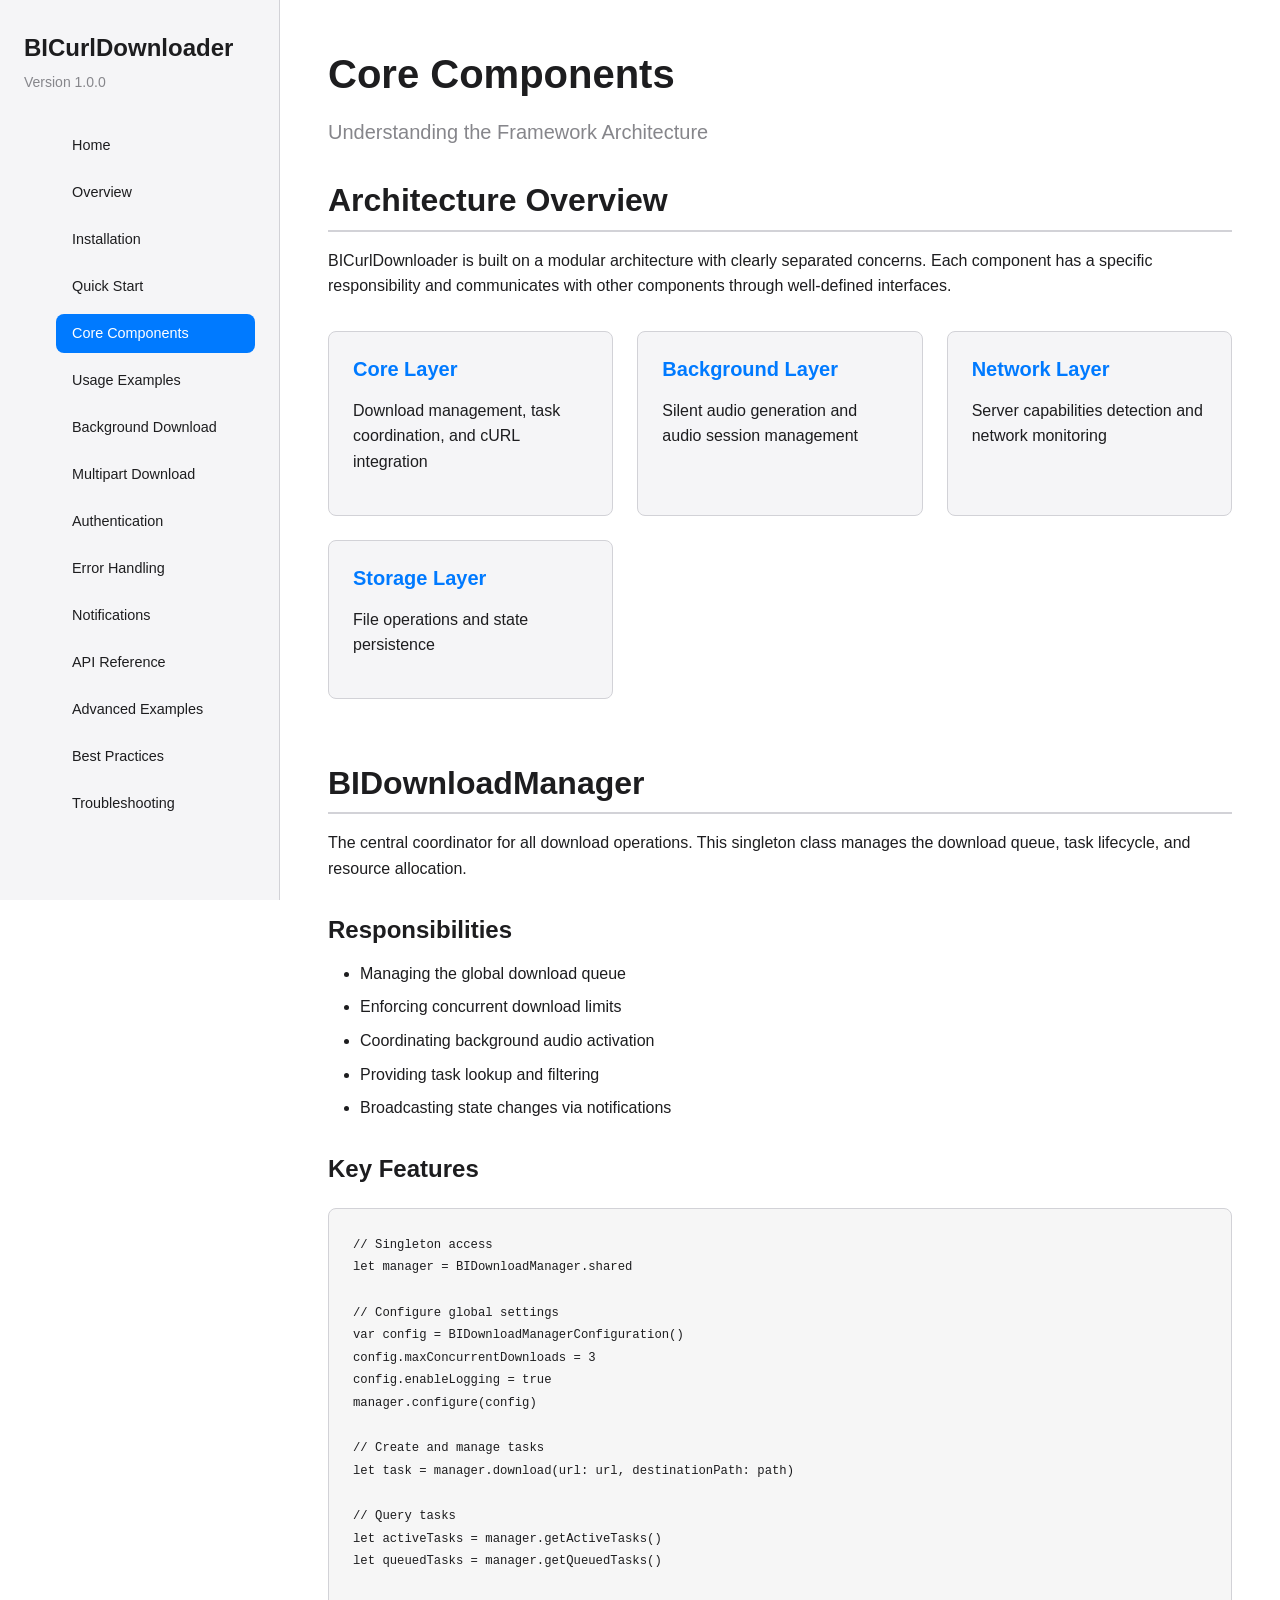
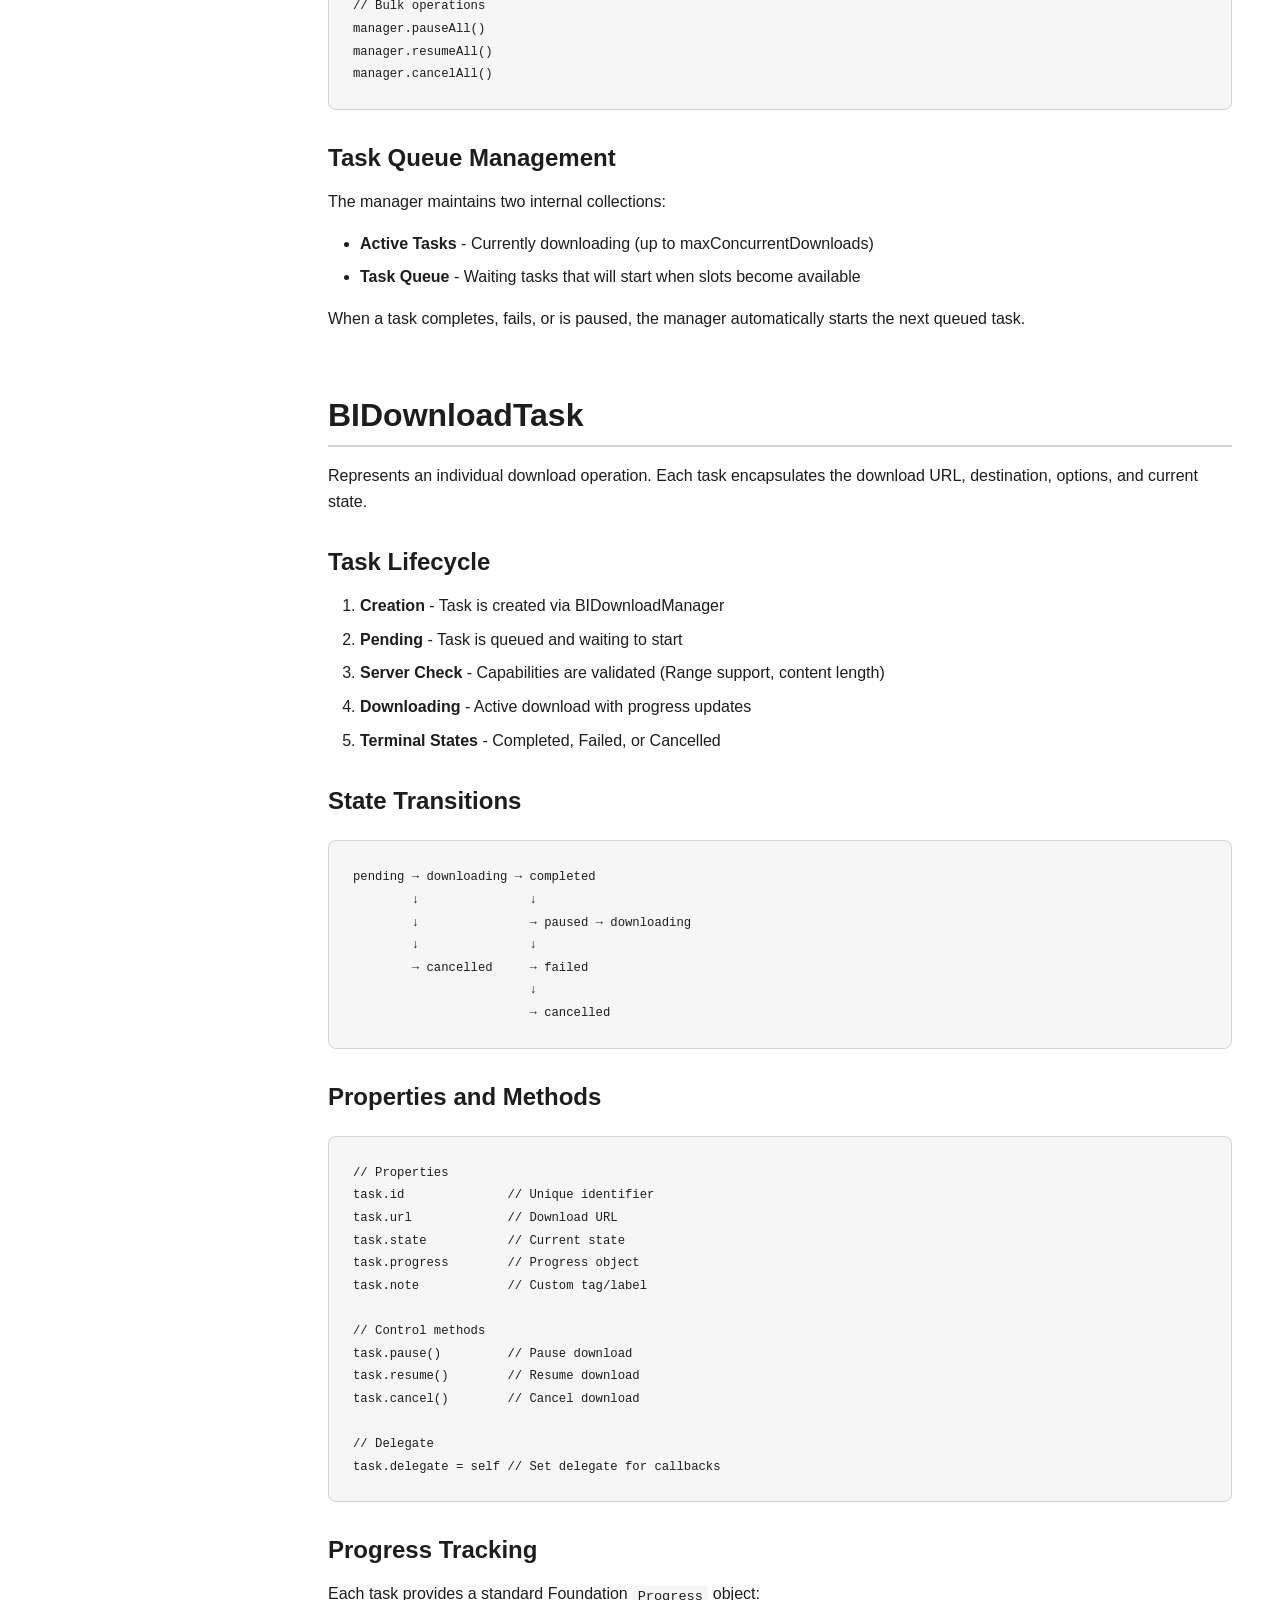
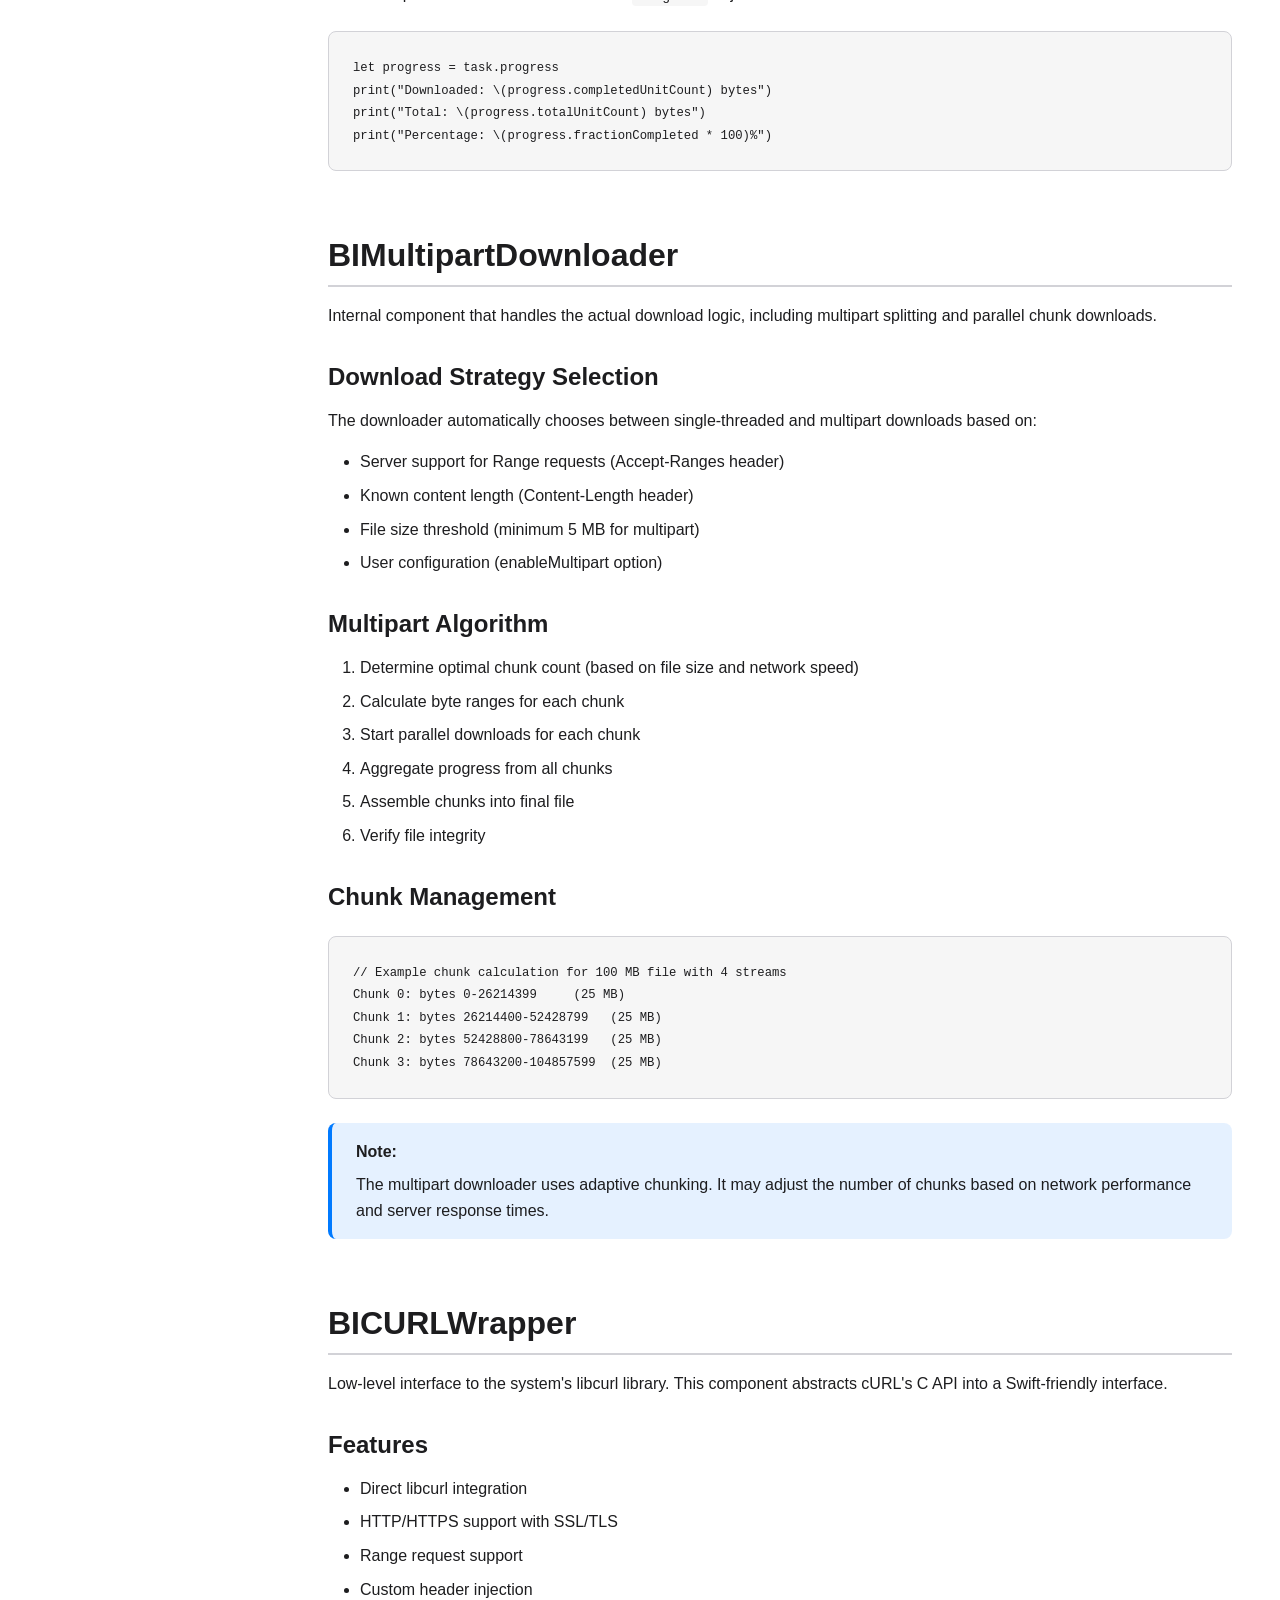
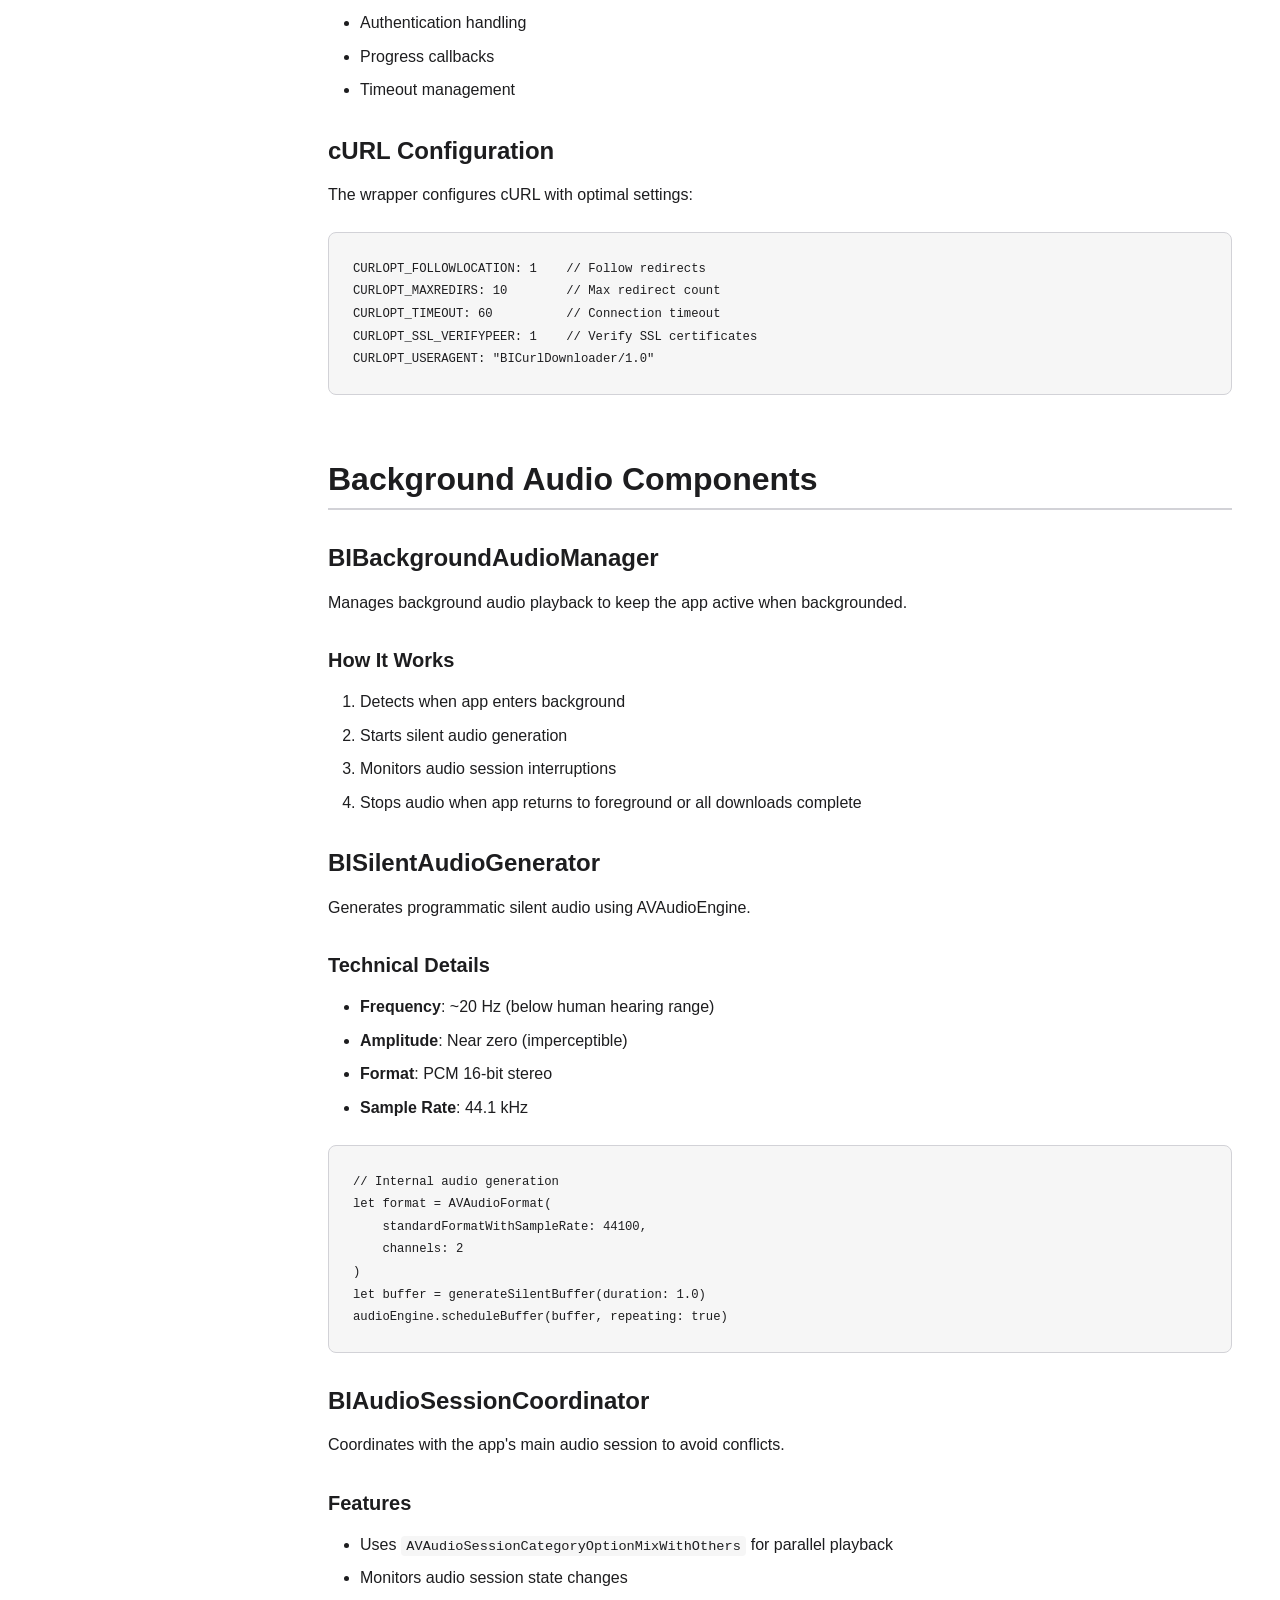
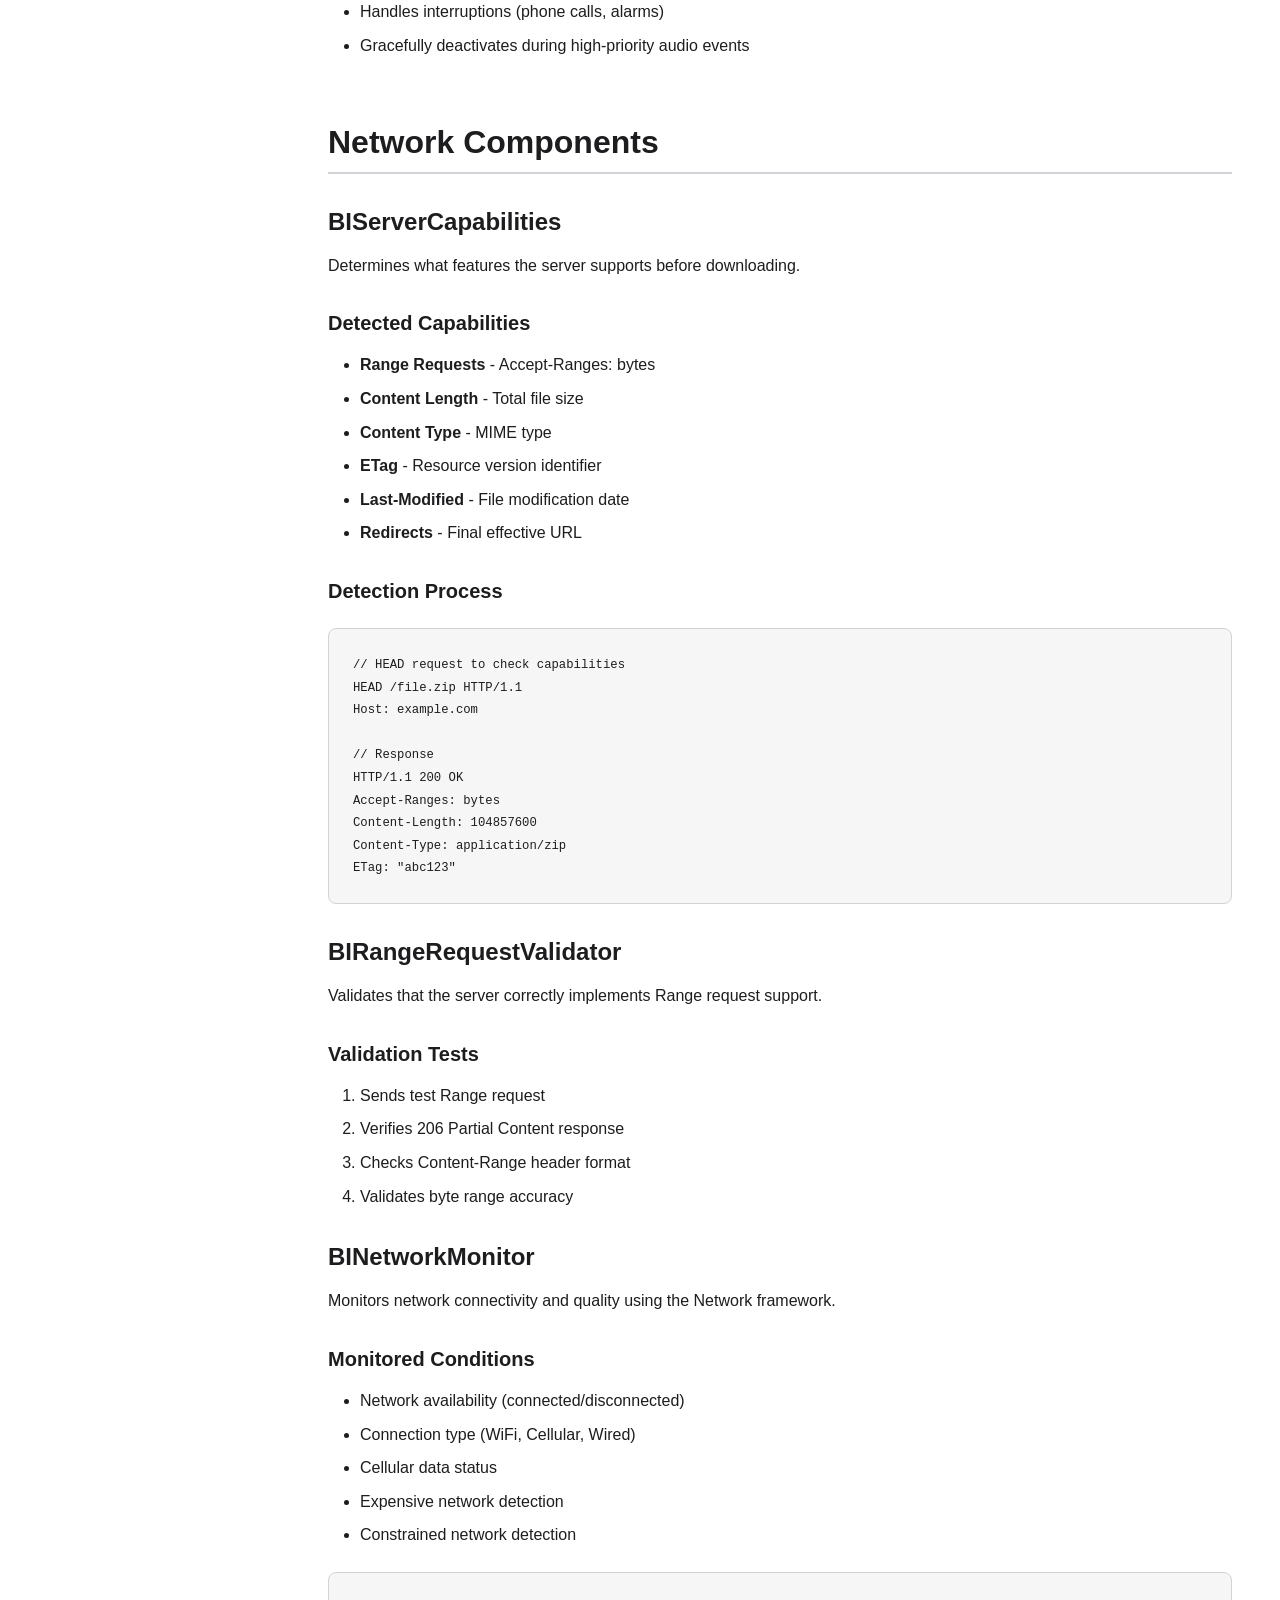
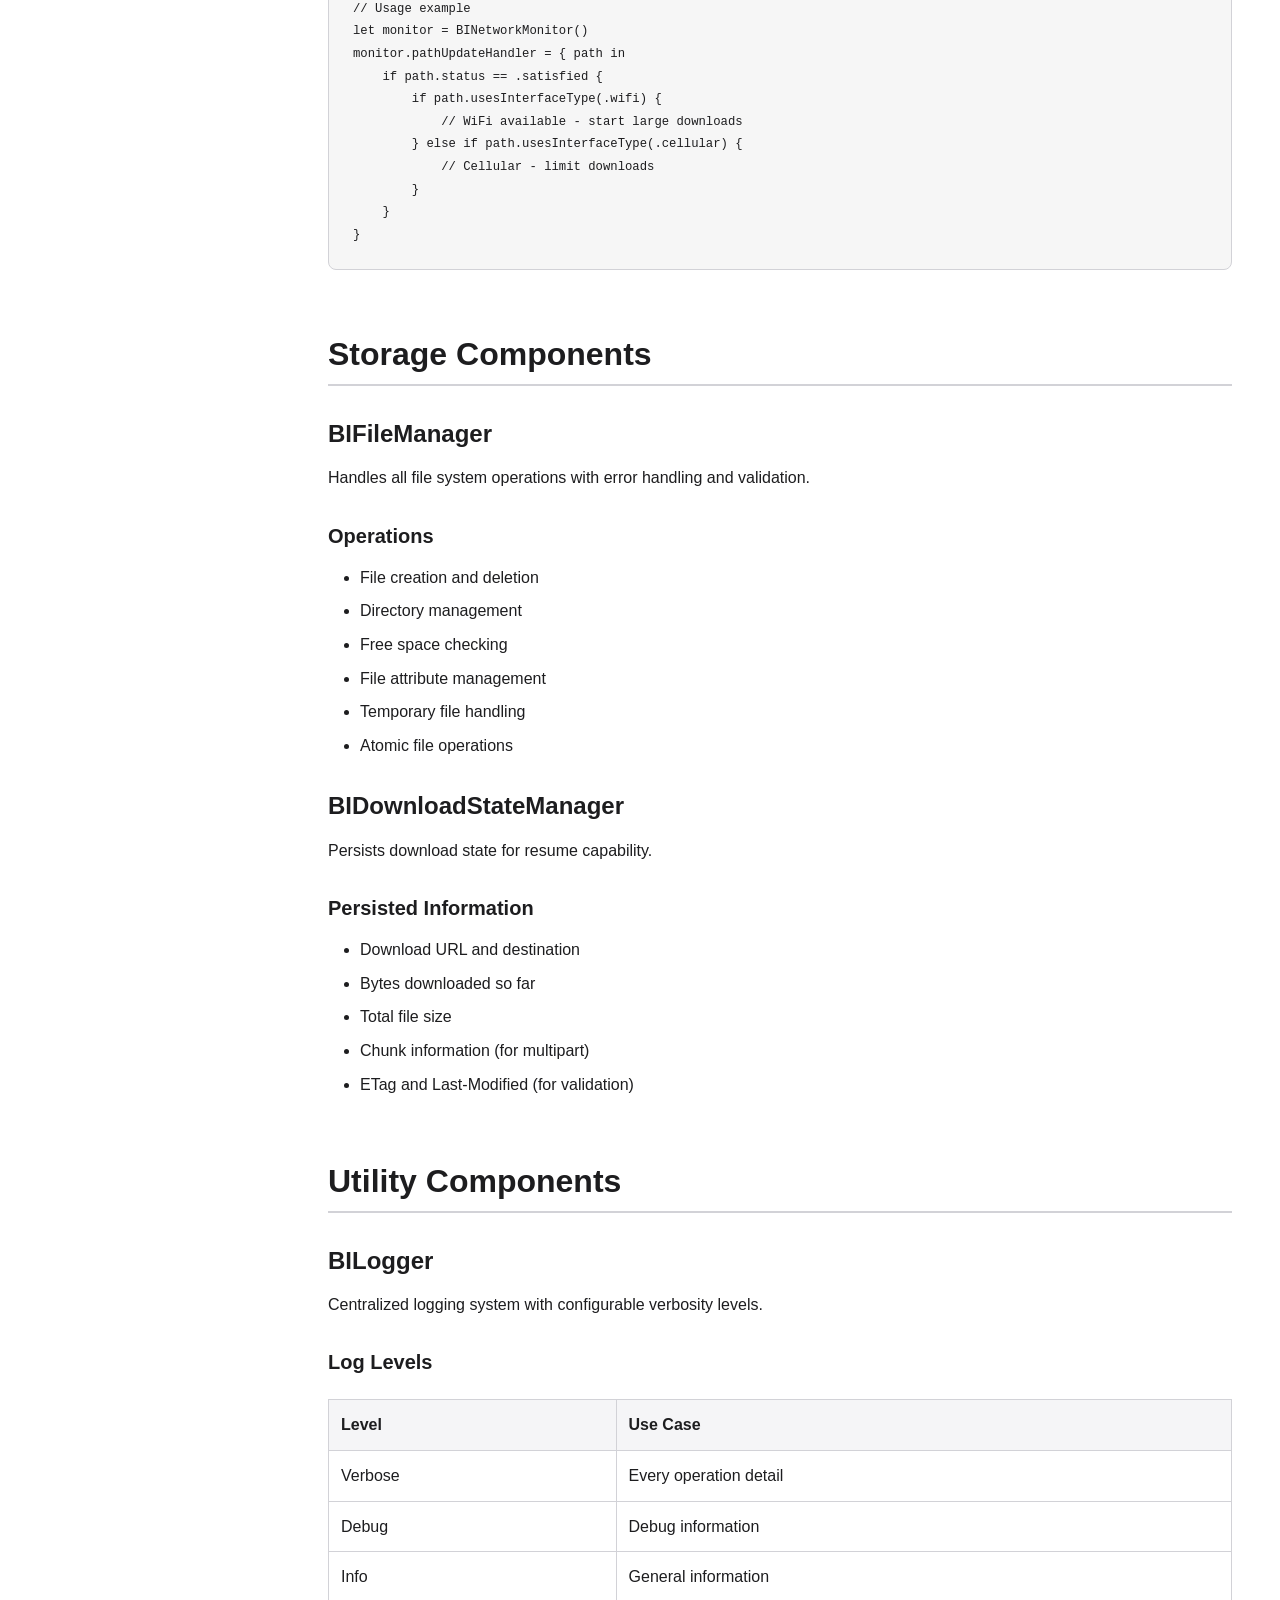
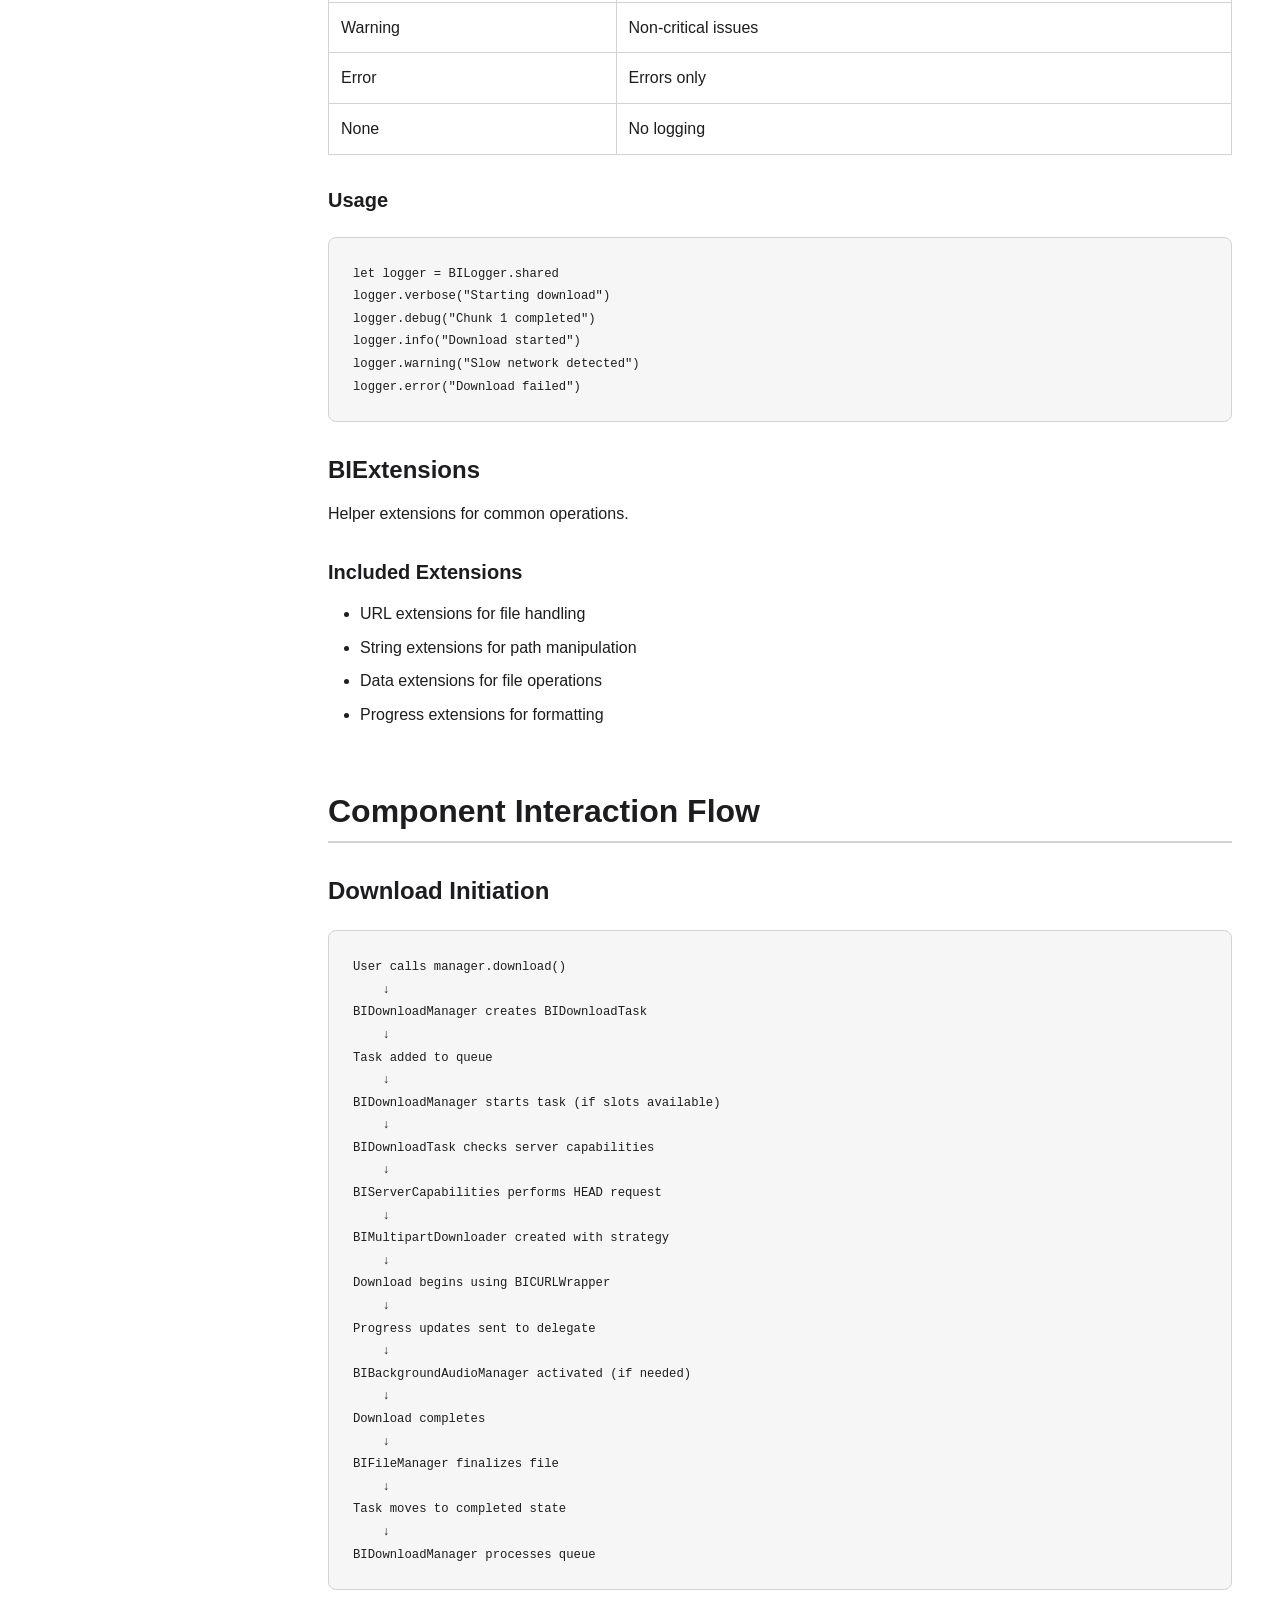
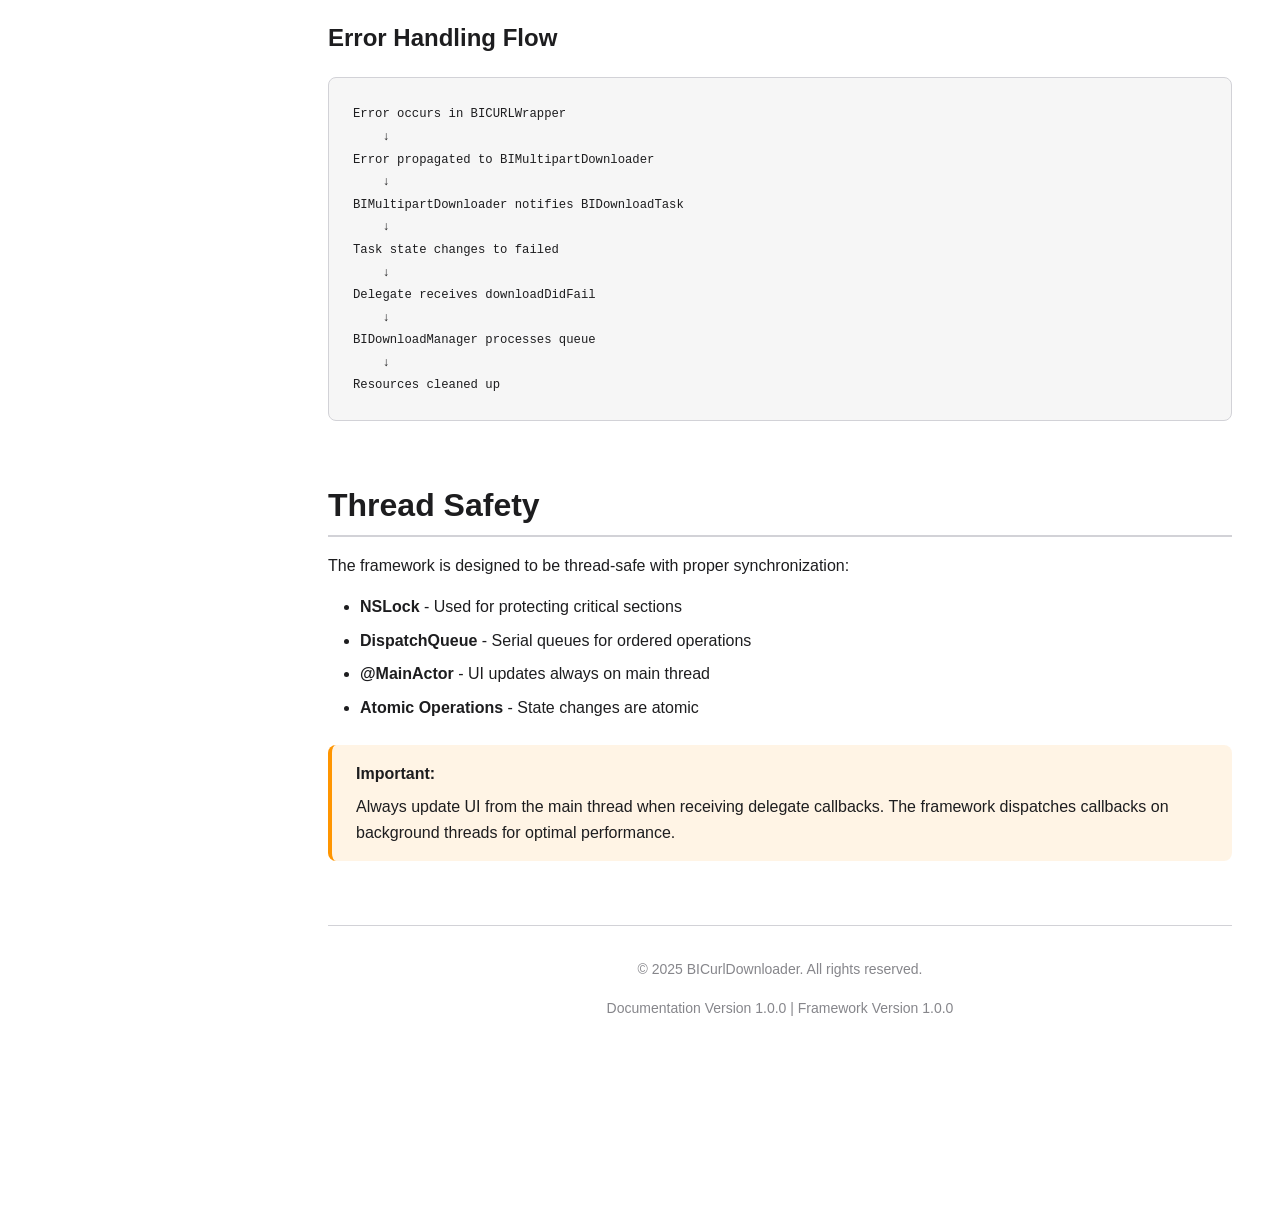
<file: Documentation/core-components.html>
<!DOCTYPE html>
<html lang="en">
<head>
    <meta charset="UTF-8">
    <meta name="viewport" content="width=device-width, initial-scale=1.0">
    <title>Core Components - BICurlDownloader</title>
    <link rel="stylesheet" href="styles.css">
</head>
<body>
    <div class="container">
        <!-- Sidebar Navigation -->
        <aside class="sidebar">
            <div class="sidebar-header">
                <h1>BICurlDownloader</h1>
                <div class="version">Version 1.0.0</div>
            </div>
            <nav>
                <ul class="nav-menu">
                    <li><a href="index.html">Home</a></li>
                    <li><a href="overview.html">Overview</a></li>
                    <li><a href="installation.html">Installation</a></li>
                    <li><a href="quick-start.html">Quick Start</a></li>
                    <li><a href="core-components.html" class="active">Core Components</a></li>
                    <li><a href="usage-examples.html">Usage Examples</a></li>
                    <li><a href="background-download.html">Background Download</a></li>
                    <li><a href="multipart-download.html">Multipart Download</a></li>
                    <li><a href="authentication.html">Authentication</a></li>
                    <li><a href="error-handling.html">Error Handling</a></li>
                    <li><a href="notifications.html">Notifications</a></li>
                    <li><a href="api-reference.html">API Reference</a></li>
                    <li><a href="advanced-examples.html">Advanced Examples</a></li>
                    <li><a href="best-practices.html">Best Practices</a></li>
                    <li><a href="troubleshooting.html">Troubleshooting</a></li>
                </ul>
            </nav>
        </aside>

        <!-- Main Content -->
        <main class="main-content">
            <h1>Core Components</h1>
            <p class="subtitle">Understanding the Framework Architecture</p>

            <section id="architecture-overview">
                <h2>Architecture Overview</h2>
                <p>BICurlDownloader is built on a modular architecture with clearly separated concerns. Each component has a specific responsibility and communicates with other components through well-defined interfaces.</p>

                <div class="feature-list">
                    <div class="feature-item">
                        <h4>Core Layer</h4>
                        <p>Download management, task coordination, and cURL integration</p>
                    </div>
                    <div class="feature-item">
                        <h4>Background Layer</h4>
                        <p>Silent audio generation and audio session management</p>
                    </div>
                    <div class="feature-item">
                        <h4>Network Layer</h4>
                        <p>Server capabilities detection and network monitoring</p>
                    </div>
                    <div class="feature-item">
                        <h4>Storage Layer</h4>
                        <p>File operations and state persistence</p>
                    </div>
                </div>
            </section>

            <section id="bidownloadmanager">
                <h2>BIDownloadManager</h2>
                <p>The central coordinator for all download operations. This singleton class manages the download queue, task lifecycle, and resource allocation.</p>

                <h3>Responsibilities</h3>
                <ul>
                    <li>Managing the global download queue</li>
                    <li>Enforcing concurrent download limits</li>
                    <li>Coordinating background audio activation</li>
                    <li>Providing task lookup and filtering</li>
                    <li>Broadcasting state changes via notifications</li>
                </ul>

                <h3>Key Features</h3>
                <pre><code>// Singleton access
let manager = BIDownloadManager.shared

// Configure global settings
var config = BIDownloadManagerConfiguration()
config.maxConcurrentDownloads = 3
config.enableLogging = true
manager.configure(config)

// Create and manage tasks
let task = manager.download(url: url, destinationPath: path)

// Query tasks
let activeTasks = manager.getActiveTasks()
let queuedTasks = manager.getQueuedTasks()

// Bulk operations
manager.pauseAll()
manager.resumeAll()
manager.cancelAll()</code></pre>

                <h3>Task Queue Management</h3>
                <p>The manager maintains two internal collections:</p>
                <ul>
                    <li><strong>Active Tasks</strong> - Currently downloading (up to maxConcurrentDownloads)</li>
                    <li><strong>Task Queue</strong> - Waiting tasks that will start when slots become available</li>
                </ul>

                <p>When a task completes, fails, or is paused, the manager automatically starts the next queued task.</p>
            </section>

            <section id="bidownloadtask">
                <h2>BIDownloadTask</h2>
                <p>Represents an individual download operation. Each task encapsulates the download URL, destination, options, and current state.</p>

                <h3>Task Lifecycle</h3>
                <ol>
                    <li><strong>Creation</strong> - Task is created via BIDownloadManager</li>
                    <li><strong>Pending</strong> - Task is queued and waiting to start</li>
                    <li><strong>Server Check</strong> - Capabilities are validated (Range support, content length)</li>
                    <li><strong>Downloading</strong> - Active download with progress updates</li>
                    <li><strong>Terminal States</strong> - Completed, Failed, or Cancelled</li>
                </ol>

                <h3>State Transitions</h3>
                <pre><code>pending → downloading → completed
        ↓               ↓
        ↓               → paused → downloading
        ↓               ↓
        → cancelled     → failed
                        ↓
                        → cancelled</code></pre>

                <h3>Properties and Methods</h3>
                <pre><code>// Properties
task.id              // Unique identifier
task.url             // Download URL
task.state           // Current state
task.progress        // Progress object
task.note            // Custom tag/label

// Control methods
task.pause()         // Pause download
task.resume()        // Resume download
task.cancel()        // Cancel download

// Delegate
task.delegate = self // Set delegate for callbacks</code></pre>

                <h3>Progress Tracking</h3>
                <p>Each task provides a standard Foundation <code>Progress</code> object:</p>
                <pre><code>let progress = task.progress
print("Downloaded: \(progress.completedUnitCount) bytes")
print("Total: \(progress.totalUnitCount) bytes")
print("Percentage: \(progress.fractionCompleted * 100)%")</code></pre>
            </section>

            <section id="bimultipartdownloader">
                <h2>BIMultipartDownloader</h2>
                <p>Internal component that handles the actual download logic, including multipart splitting and parallel chunk downloads.</p>

                <h3>Download Strategy Selection</h3>
                <p>The downloader automatically chooses between single-threaded and multipart downloads based on:</p>
                <ul>
                    <li>Server support for Range requests (Accept-Ranges header)</li>
                    <li>Known content length (Content-Length header)</li>
                    <li>File size threshold (minimum 5 MB for multipart)</li>
                    <li>User configuration (enableMultipart option)</li>
                </ul>

                <h3>Multipart Algorithm</h3>
                <ol>
                    <li>Determine optimal chunk count (based on file size and network speed)</li>
                    <li>Calculate byte ranges for each chunk</li>
                    <li>Start parallel downloads for each chunk</li>
                    <li>Aggregate progress from all chunks</li>
                    <li>Assemble chunks into final file</li>
                    <li>Verify file integrity</li>
                </ol>

                <h3>Chunk Management</h3>
                <pre><code>// Example chunk calculation for 100 MB file with 4 streams
Chunk 0: bytes 0-26214399     (25 MB)
Chunk 1: bytes 26214400-52428799   (25 MB)
Chunk 2: bytes 52428800-78643199   (25 MB)
Chunk 3: bytes 78643200-104857599  (25 MB)</code></pre>

                <div class="alert alert-info">
                    <strong>Note:</strong> The multipart downloader uses adaptive chunking. It may adjust the number of chunks based on network performance and server response times.
                </div>
            </section>

            <section id="bicurlwrapper">
                <h2>BICURLWrapper</h2>
                <p>Low-level interface to the system's libcurl library. This component abstracts cURL's C API into a Swift-friendly interface.</p>

                <h3>Features</h3>
                <ul>
                    <li>Direct libcurl integration</li>
                    <li>HTTP/HTTPS support with SSL/TLS</li>
                    <li>Range request support</li>
                    <li>Custom header injection</li>
                    <li>Authentication handling</li>
                    <li>Progress callbacks</li>
                    <li>Timeout management</li>
                </ul>

                <h3>cURL Configuration</h3>
                <p>The wrapper configures cURL with optimal settings:</p>
                <pre><code>CURLOPT_FOLLOWLOCATION: 1    // Follow redirects
CURLOPT_MAXREDIRS: 10        // Max redirect count
CURLOPT_TIMEOUT: 60          // Connection timeout
CURLOPT_SSL_VERIFYPEER: 1    // Verify SSL certificates
CURLOPT_USERAGENT: "BICurlDownloader/1.0"</code></pre>
            </section>

            <section id="background-components">
                <h2>Background Audio Components</h2>

                <h3>BIBackgroundAudioManager</h3>
                <p>Manages background audio playback to keep the app active when backgrounded.</p>

                <h4>How It Works</h4>
                <ol>
                    <li>Detects when app enters background</li>
                    <li>Starts silent audio generation</li>
                    <li>Monitors audio session interruptions</li>
                    <li>Stops audio when app returns to foreground or all downloads complete</li>
                </ol>

                <h3>BISilentAudioGenerator</h3>
                <p>Generates programmatic silent audio using AVAudioEngine.</p>

                <h4>Technical Details</h4>
                <ul>
                    <li><strong>Frequency</strong>: ~20 Hz (below human hearing range)</li>
                    <li><strong>Amplitude</strong>: Near zero (imperceptible)</li>
                    <li><strong>Format</strong>: PCM 16-bit stereo</li>
                    <li><strong>Sample Rate</strong>: 44.1 kHz</li>
                </ul>

                <pre><code>// Internal audio generation
let format = AVAudioFormat(
    standardFormatWithSampleRate: 44100,
    channels: 2
)
let buffer = generateSilentBuffer(duration: 1.0)
audioEngine.scheduleBuffer(buffer, repeating: true)</code></pre>

                <h3>BIAudioSessionCoordinator</h3>
                <p>Coordinates with the app's main audio session to avoid conflicts.</p>

                <h4>Features</h4>
                <ul>
                    <li>Uses <code>AVAudioSessionCategoryOptionMixWithOthers</code> for parallel playback</li>
                    <li>Monitors audio session state changes</li>
                    <li>Handles interruptions (phone calls, alarms)</li>
                    <li>Gracefully deactivates during high-priority audio events</li>
                </ul>
            </section>

            <section id="network-components">
                <h2>Network Components</h2>

                <h3>BIServerCapabilities</h3>
                <p>Determines what features the server supports before downloading.</p>

                <h4>Detected Capabilities</h4>
                <ul>
                    <li><strong>Range Requests</strong> - Accept-Ranges: bytes</li>
                    <li><strong>Content Length</strong> - Total file size</li>
                    <li><strong>Content Type</strong> - MIME type</li>
                    <li><strong>ETag</strong> - Resource version identifier</li>
                    <li><strong>Last-Modified</strong> - File modification date</li>
                    <li><strong>Redirects</strong> - Final effective URL</li>
                </ul>

                <h4>Detection Process</h4>
                <pre><code>// HEAD request to check capabilities
HEAD /file.zip HTTP/1.1
Host: example.com

// Response
HTTP/1.1 200 OK
Accept-Ranges: bytes
Content-Length: 104857600
Content-Type: application/zip
ETag: "abc123"</code></pre>

                <h3>BIRangeRequestValidator</h3>
                <p>Validates that the server correctly implements Range request support.</p>

                <h4>Validation Tests</h4>
                <ol>
                    <li>Sends test Range request</li>
                    <li>Verifies 206 Partial Content response</li>
                    <li>Checks Content-Range header format</li>
                    <li>Validates byte range accuracy</li>
                </ol>

                <h3>BINetworkMonitor</h3>
                <p>Monitors network connectivity and quality using the Network framework.</p>

                <h4>Monitored Conditions</h4>
                <ul>
                    <li>Network availability (connected/disconnected)</li>
                    <li>Connection type (WiFi, Cellular, Wired)</li>
                    <li>Cellular data status</li>
                    <li>Expensive network detection</li>
                    <li>Constrained network detection</li>
                </ul>

                <pre><code>// Usage example
let monitor = BINetworkMonitor()
monitor.pathUpdateHandler = { path in
    if path.status == .satisfied {
        if path.usesInterfaceType(.wifi) {
            // WiFi available - start large downloads
        } else if path.usesInterfaceType(.cellular) {
            // Cellular - limit downloads
        }
    }
}</code></pre>
            </section>

            <section id="storage-components">
                <h2>Storage Components</h2>

                <h3>BIFileManager</h3>
                <p>Handles all file system operations with error handling and validation.</p>

                <h4>Operations</h4>
                <ul>
                    <li>File creation and deletion</li>
                    <li>Directory management</li>
                    <li>Free space checking</li>
                    <li>File attribute management</li>
                    <li>Temporary file handling</li>
                    <li>Atomic file operations</li>
                </ul>

                <h3>BIDownloadStateManager</h3>
                <p>Persists download state for resume capability.</p>

                <h4>Persisted Information</h4>
                <ul>
                    <li>Download URL and destination</li>
                    <li>Bytes downloaded so far</li>
                    <li>Total file size</li>
                    <li>Chunk information (for multipart)</li>
                    <li>ETag and Last-Modified (for validation)</li>
                </ul>
            </section>

            <section id="utility-components">
                <h2>Utility Components</h2>

                <h3>BILogger</h3>
                <p>Centralized logging system with configurable verbosity levels.</p>

                <h4>Log Levels</h4>
                <table>
                    <tr>
                        <th>Level</th>
                        <th>Use Case</th>
                    </tr>
                    <tr>
                        <td>Verbose</td>
                        <td>Every operation detail</td>
                    </tr>
                    <tr>
                        <td>Debug</td>
                        <td>Debug information</td>
                    </tr>
                    <tr>
                        <td>Info</td>
                        <td>General information</td>
                    </tr>
                    <tr>
                        <td>Warning</td>
                        <td>Non-critical issues</td>
                    </tr>
                    <tr>
                        <td>Error</td>
                        <td>Errors only</td>
                    </tr>
                    <tr>
                        <td>None</td>
                        <td>No logging</td>
                    </tr>
                </table>

                <h4>Usage</h4>
                <pre><code>let logger = BILogger.shared
logger.verbose("Starting download")
logger.debug("Chunk 1 completed")
logger.info("Download started")
logger.warning("Slow network detected")
logger.error("Download failed")</code></pre>

                <h3>BIExtensions</h3>
                <p>Helper extensions for common operations.</p>

                <h4>Included Extensions</h4>
                <ul>
                    <li>URL extensions for file handling</li>
                    <li>String extensions for path manipulation</li>
                    <li>Data extensions for file operations</li>
                    <li>Progress extensions for formatting</li>
                </ul>
            </section>

            <section id="component-interaction">
                <h2>Component Interaction Flow</h2>

                <h3>Download Initiation</h3>
                <pre><code>User calls manager.download()
    ↓
BIDownloadManager creates BIDownloadTask
    ↓
Task added to queue
    ↓
BIDownloadManager starts task (if slots available)
    ↓
BIDownloadTask checks server capabilities
    ↓
BIServerCapabilities performs HEAD request
    ↓
BIMultipartDownloader created with strategy
    ↓
Download begins using BICURLWrapper
    ↓
Progress updates sent to delegate
    ↓
BIBackgroundAudioManager activated (if needed)
    ↓
Download completes
    ↓
BIFileManager finalizes file
    ↓
Task moves to completed state
    ↓
BIDownloadManager processes queue</code></pre>

                <h3>Error Handling Flow</h3>
                <pre><code>Error occurs in BICURLWrapper
    ↓
Error propagated to BIMultipartDownloader
    ↓
BIMultipartDownloader notifies BIDownloadTask
    ↓
Task state changes to failed
    ↓
Delegate receives downloadDidFail
    ↓
BIDownloadManager processes queue
    ↓
Resources cleaned up</code></pre>
            </section>

            <section id="thread-safety">
                <h2>Thread Safety</h2>
                <p>The framework is designed to be thread-safe with proper synchronization:</p>

                <ul>
                    <li><strong>NSLock</strong> - Used for protecting critical sections</li>
                    <li><strong>DispatchQueue</strong> - Serial queues for ordered operations</li>
                    <li><strong>@MainActor</strong> - UI updates always on main thread</li>
                    <li><strong>Atomic Operations</strong> - State changes are atomic</li>
                </ul>

                <div class="alert alert-warning">
                    <strong>Important:</strong> Always update UI from the main thread when receiving delegate callbacks. The framework dispatches callbacks on background threads for optimal performance.
                </div>
            </section>

            <footer>
                <p>&copy; 2025 BICurlDownloader. All rights reserved.</p>
                <p>Documentation Version 1.0.0 | Framework Version 1.0.0</p>
            </footer>
        </main>
    </div>
</body>
</html>
</file>
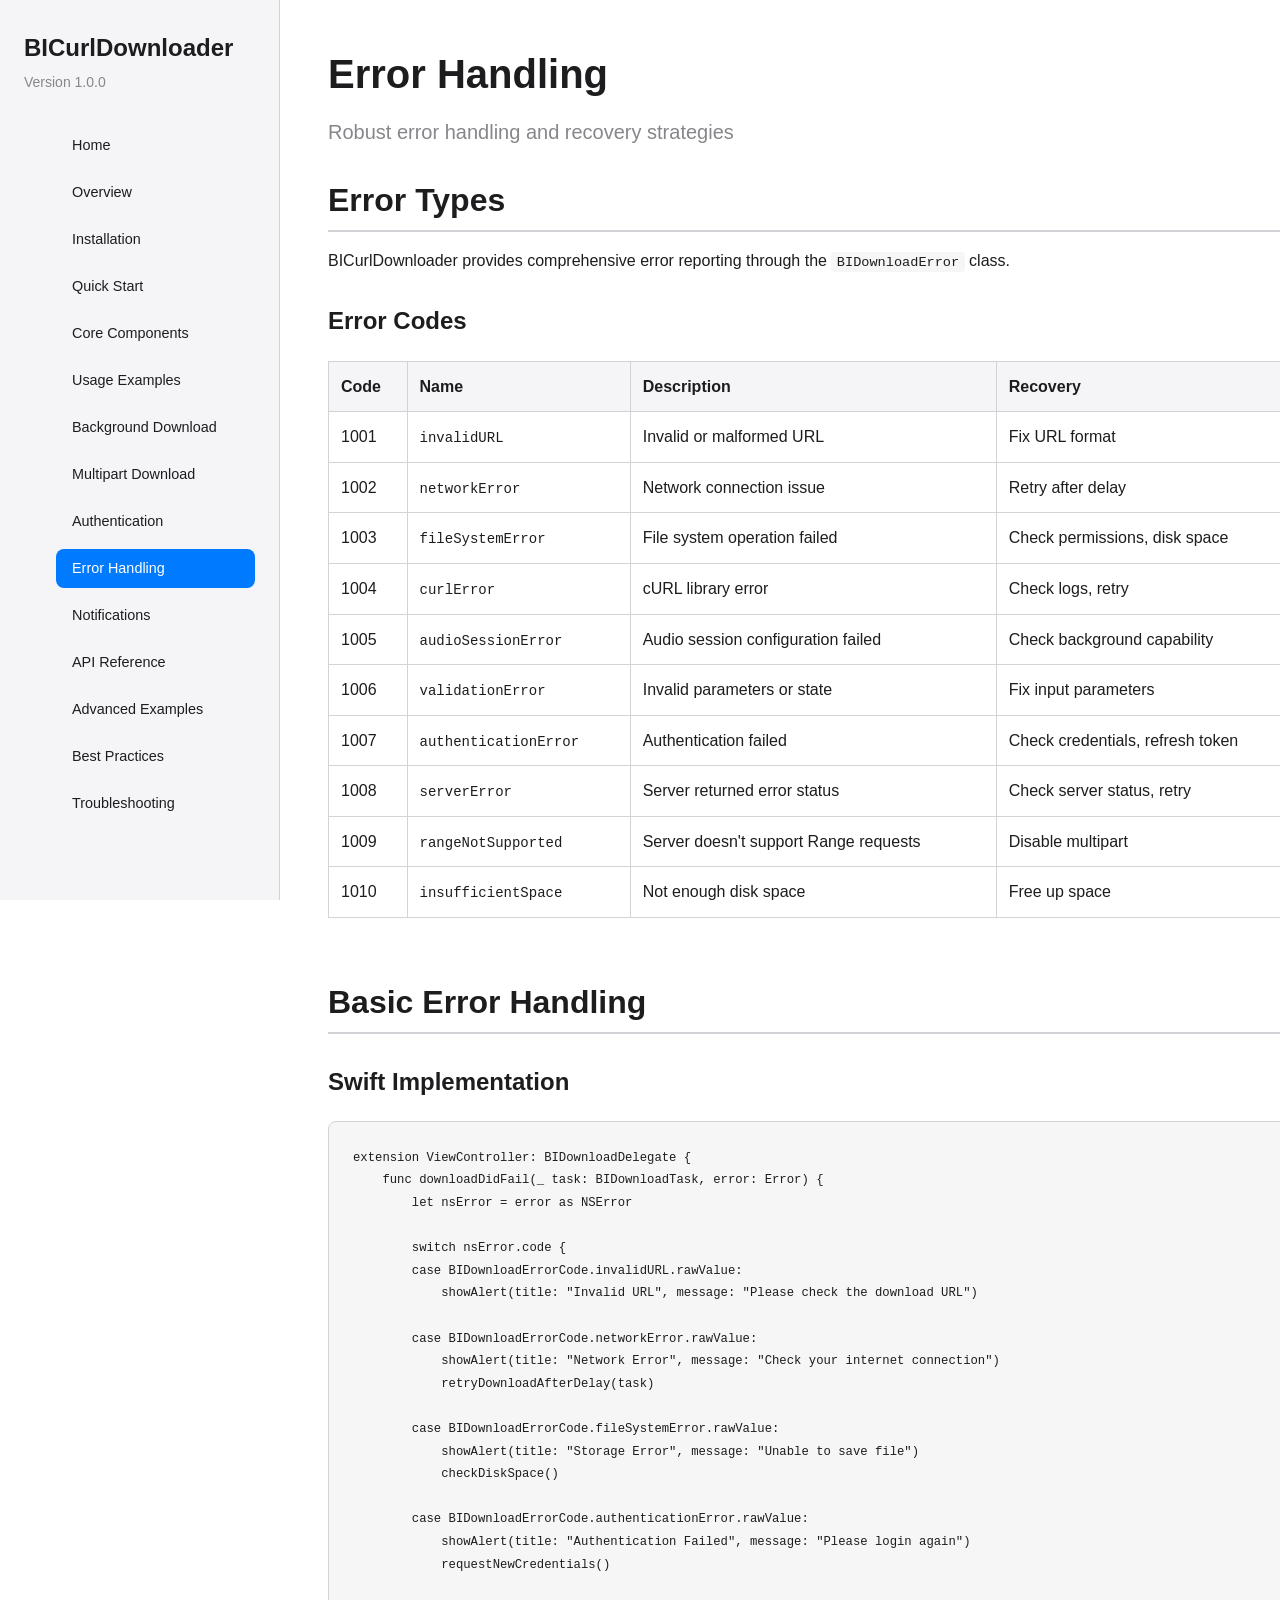
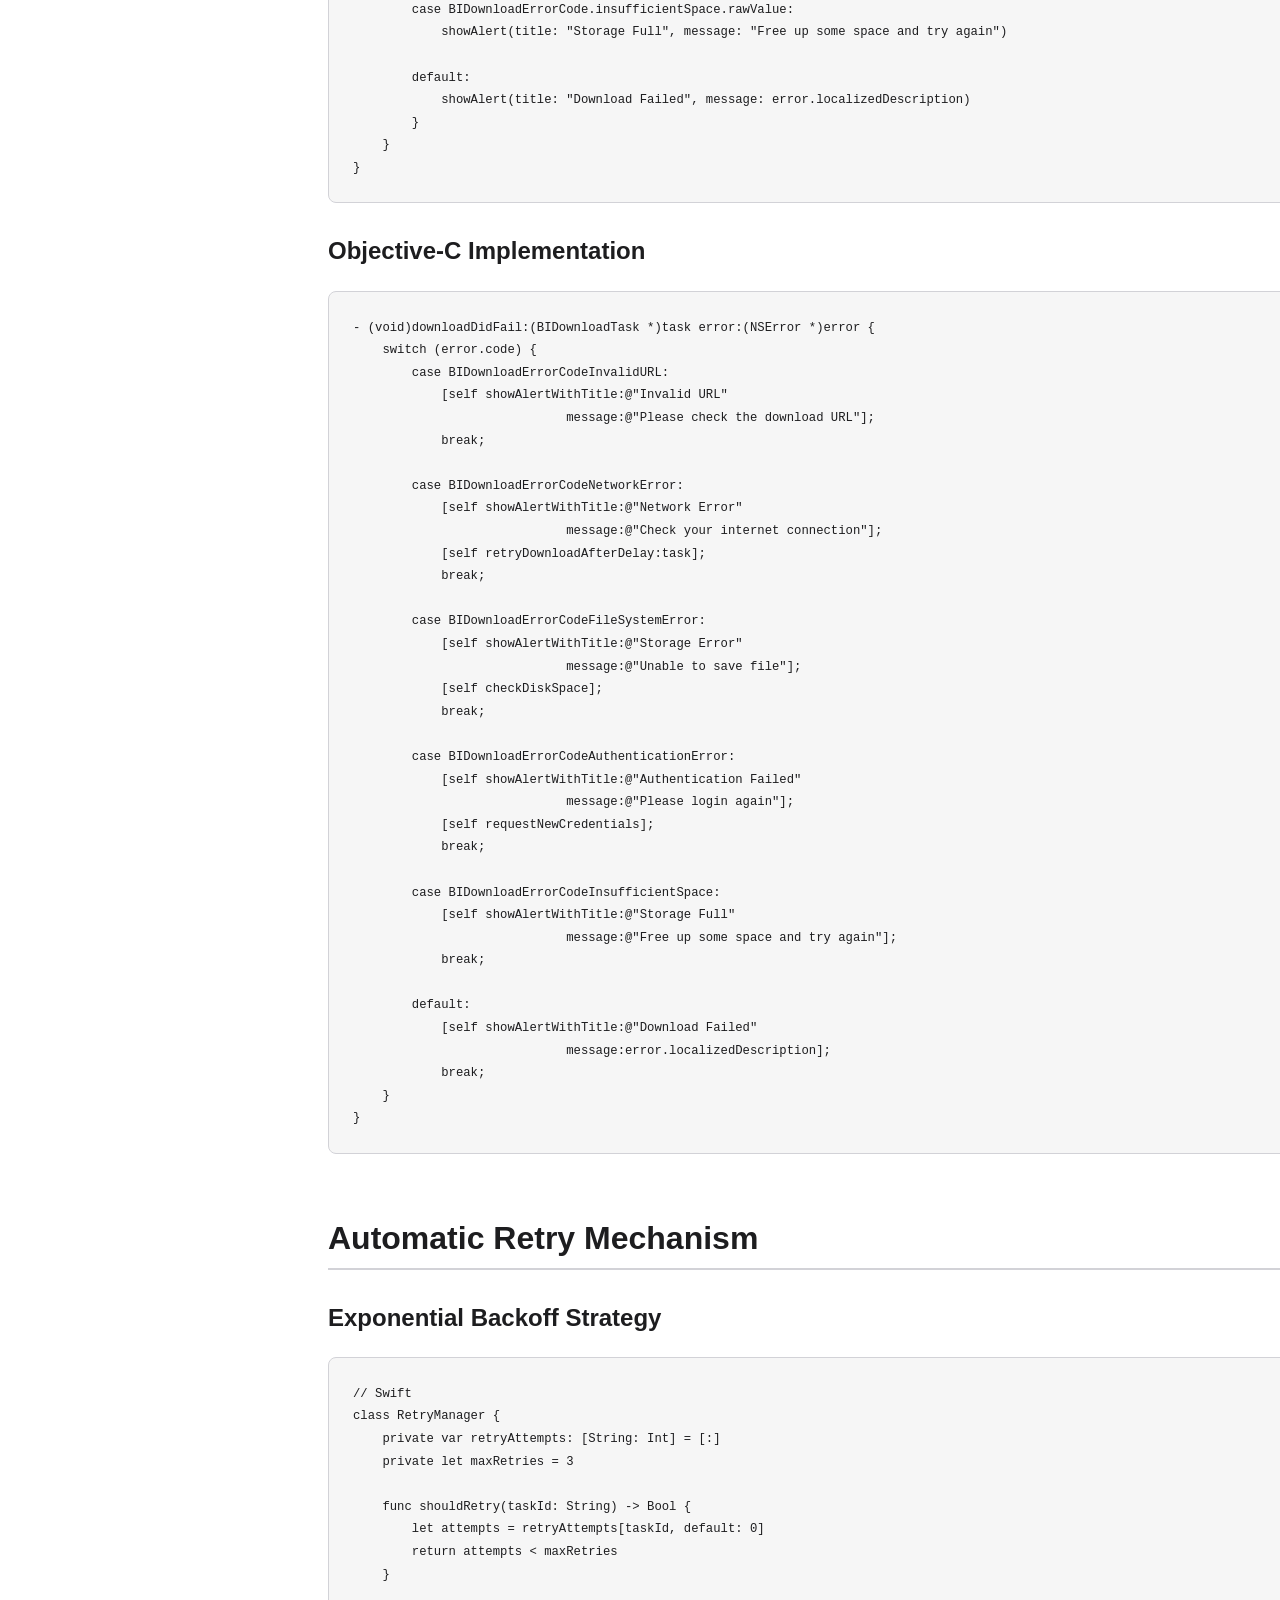
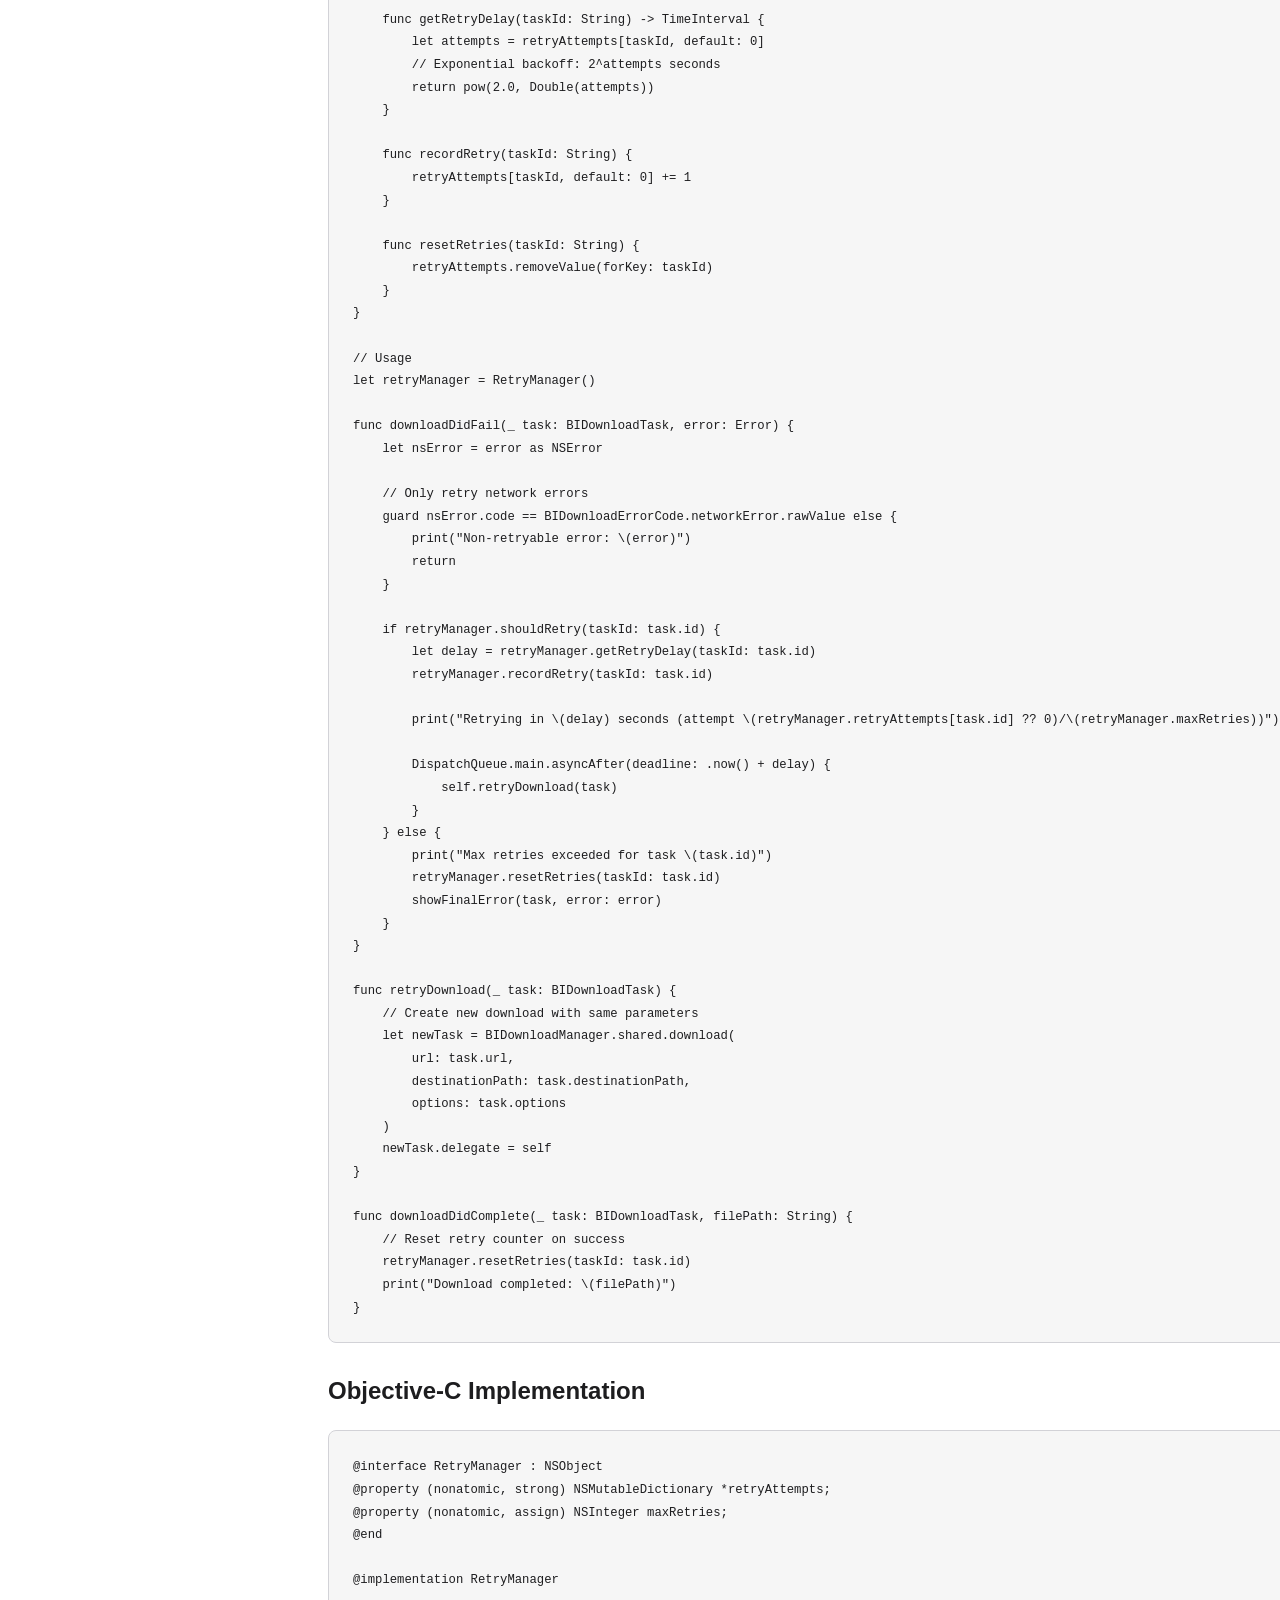
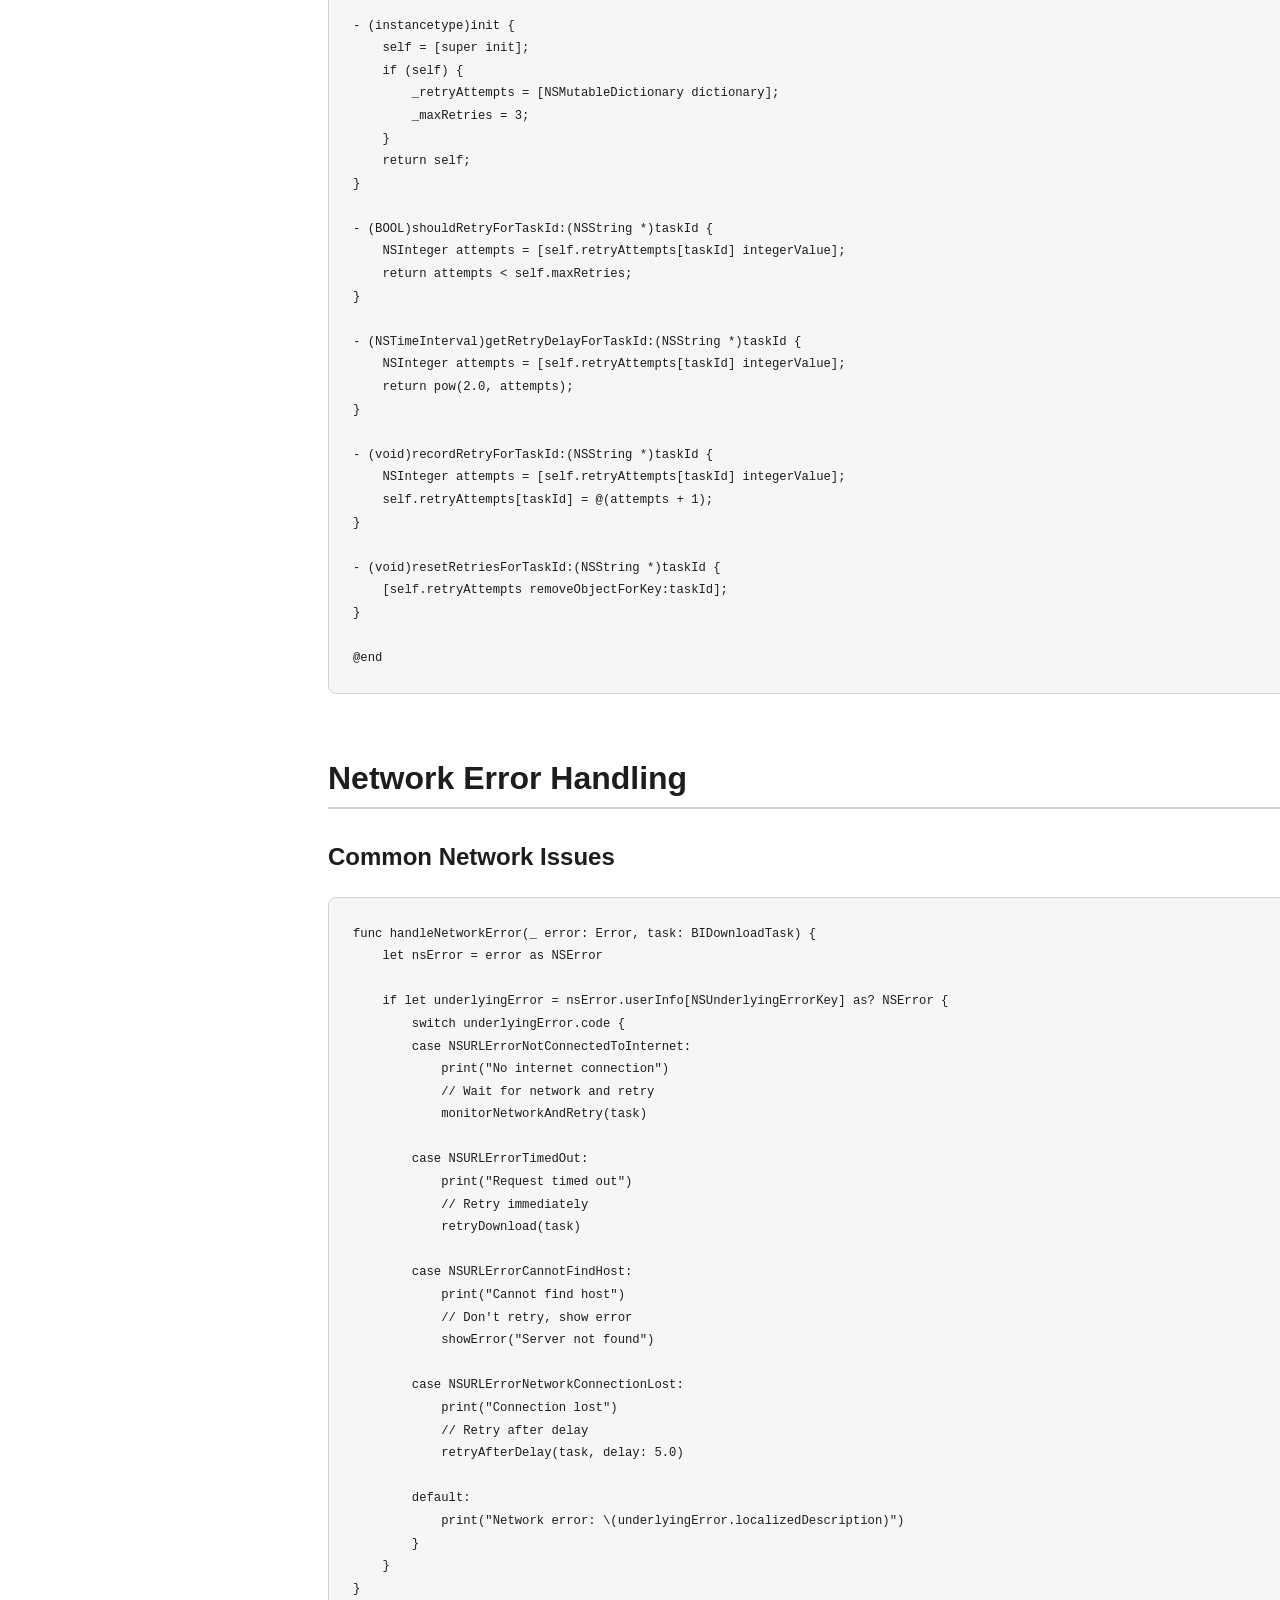
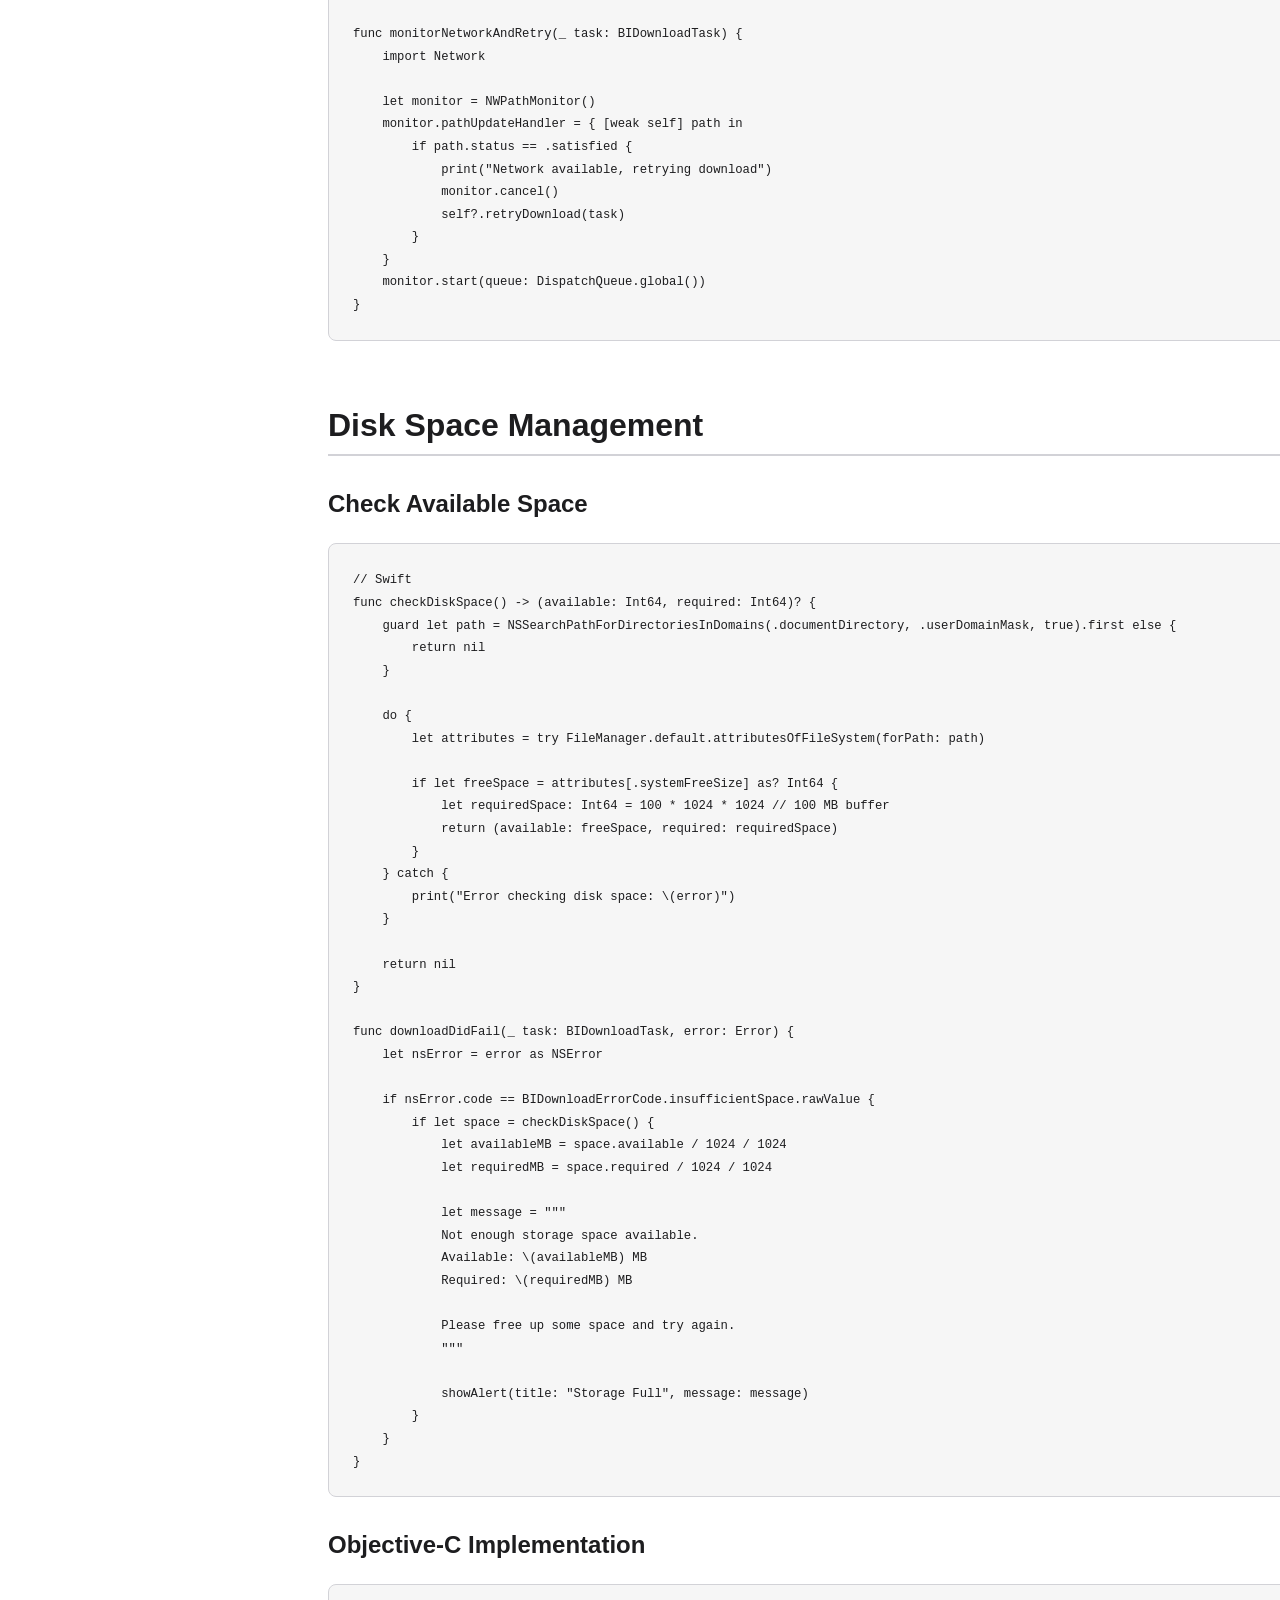
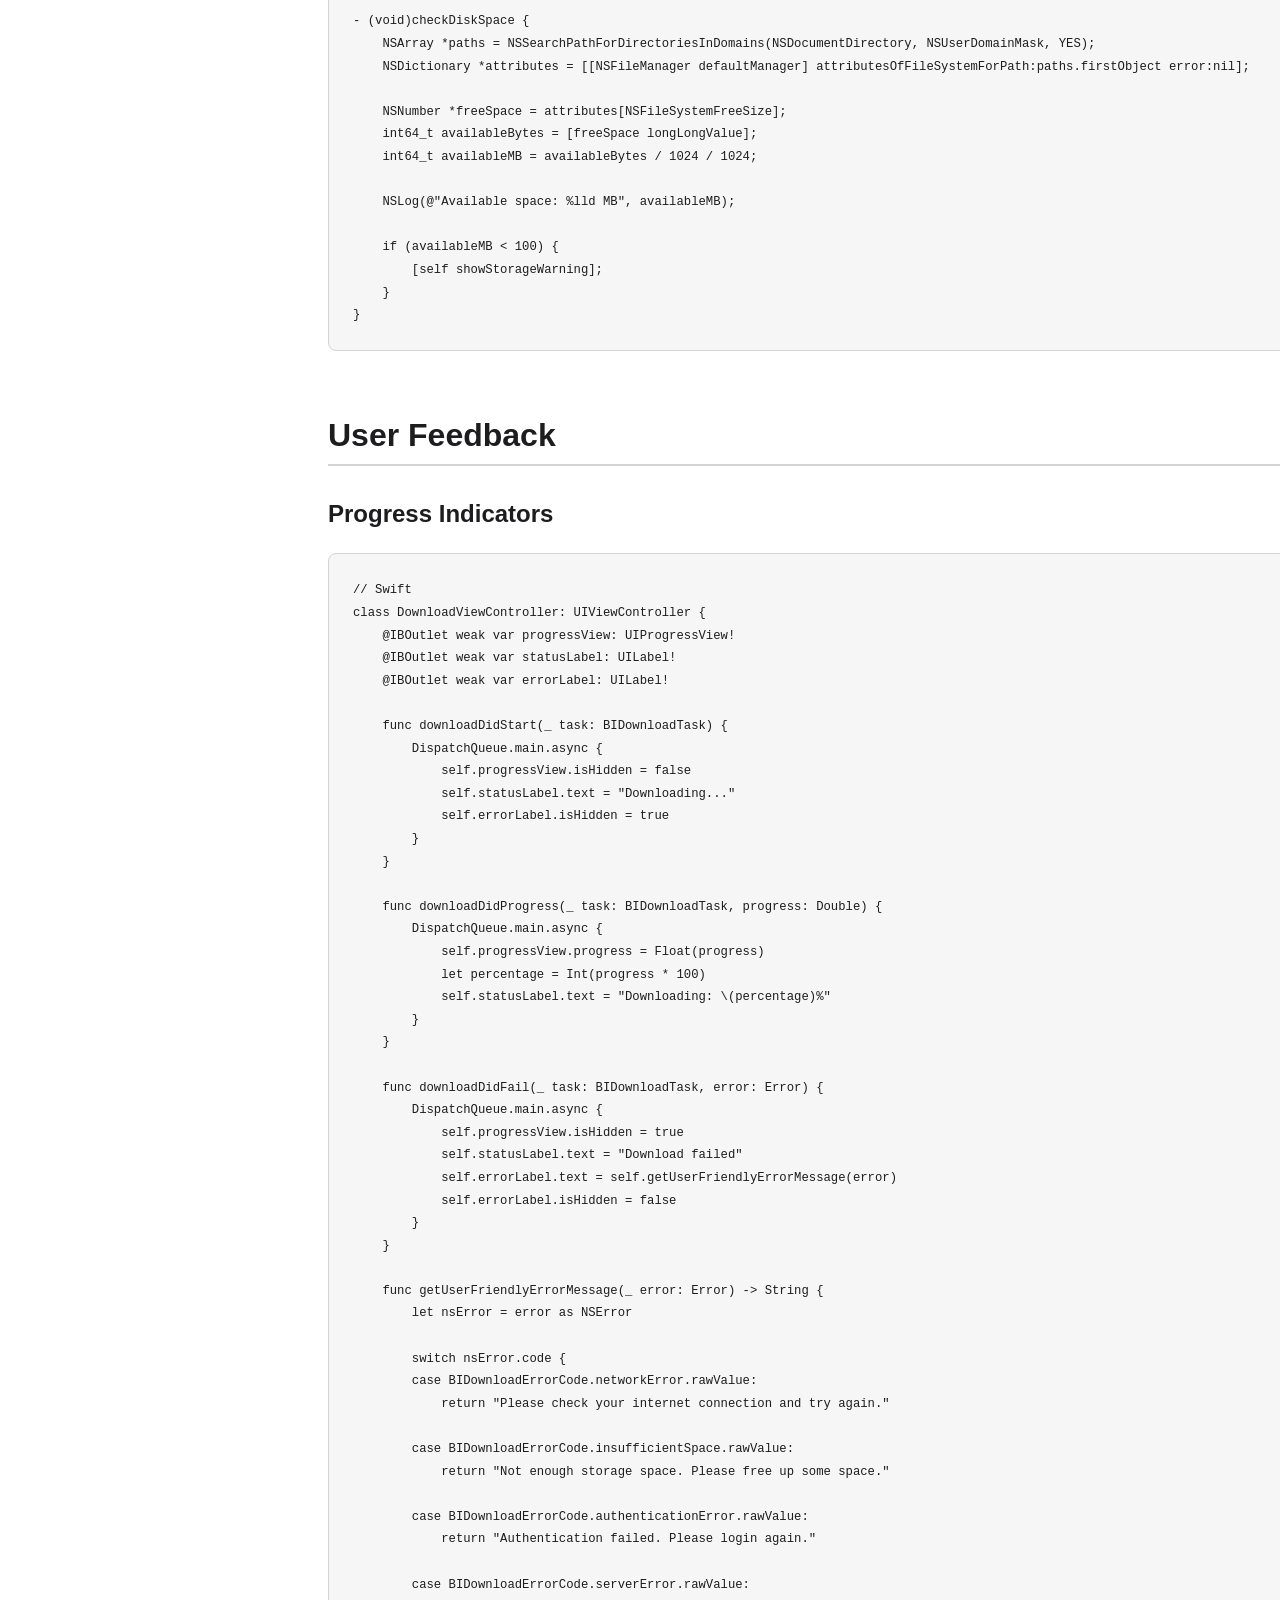
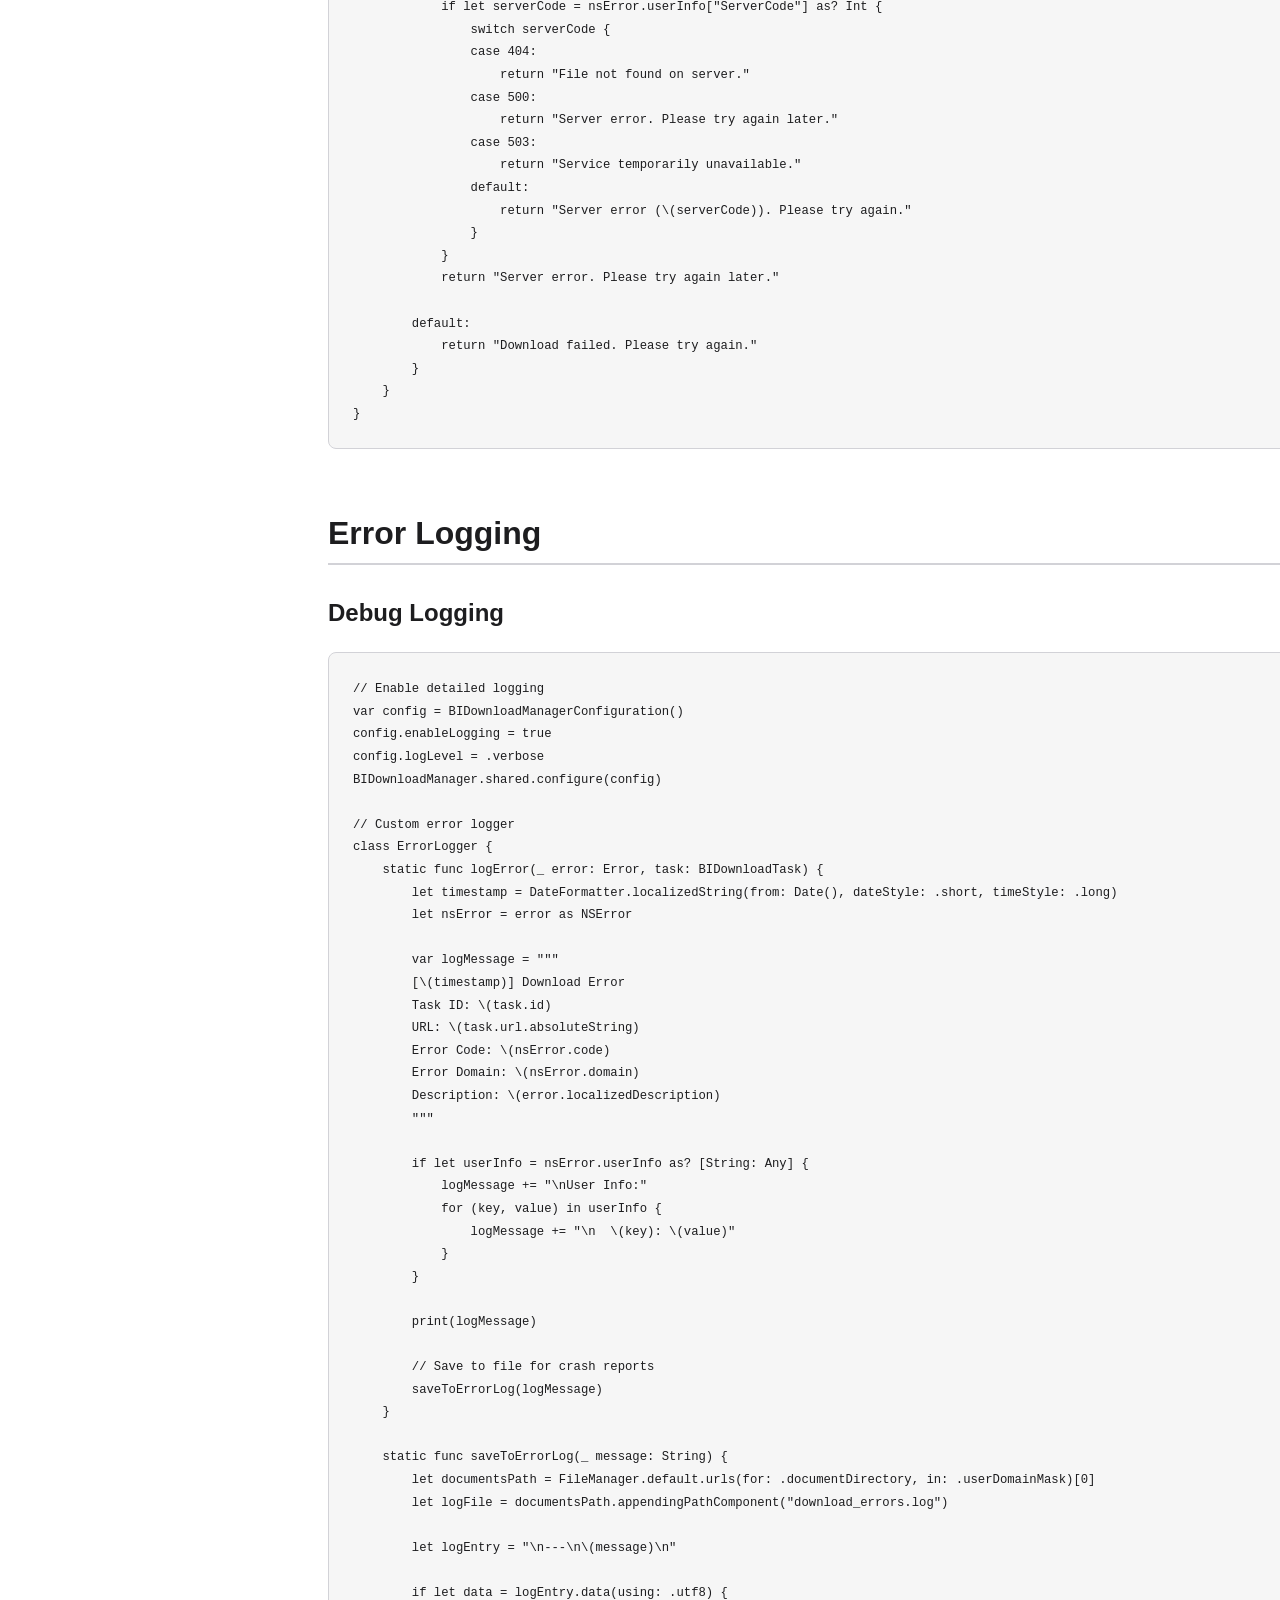
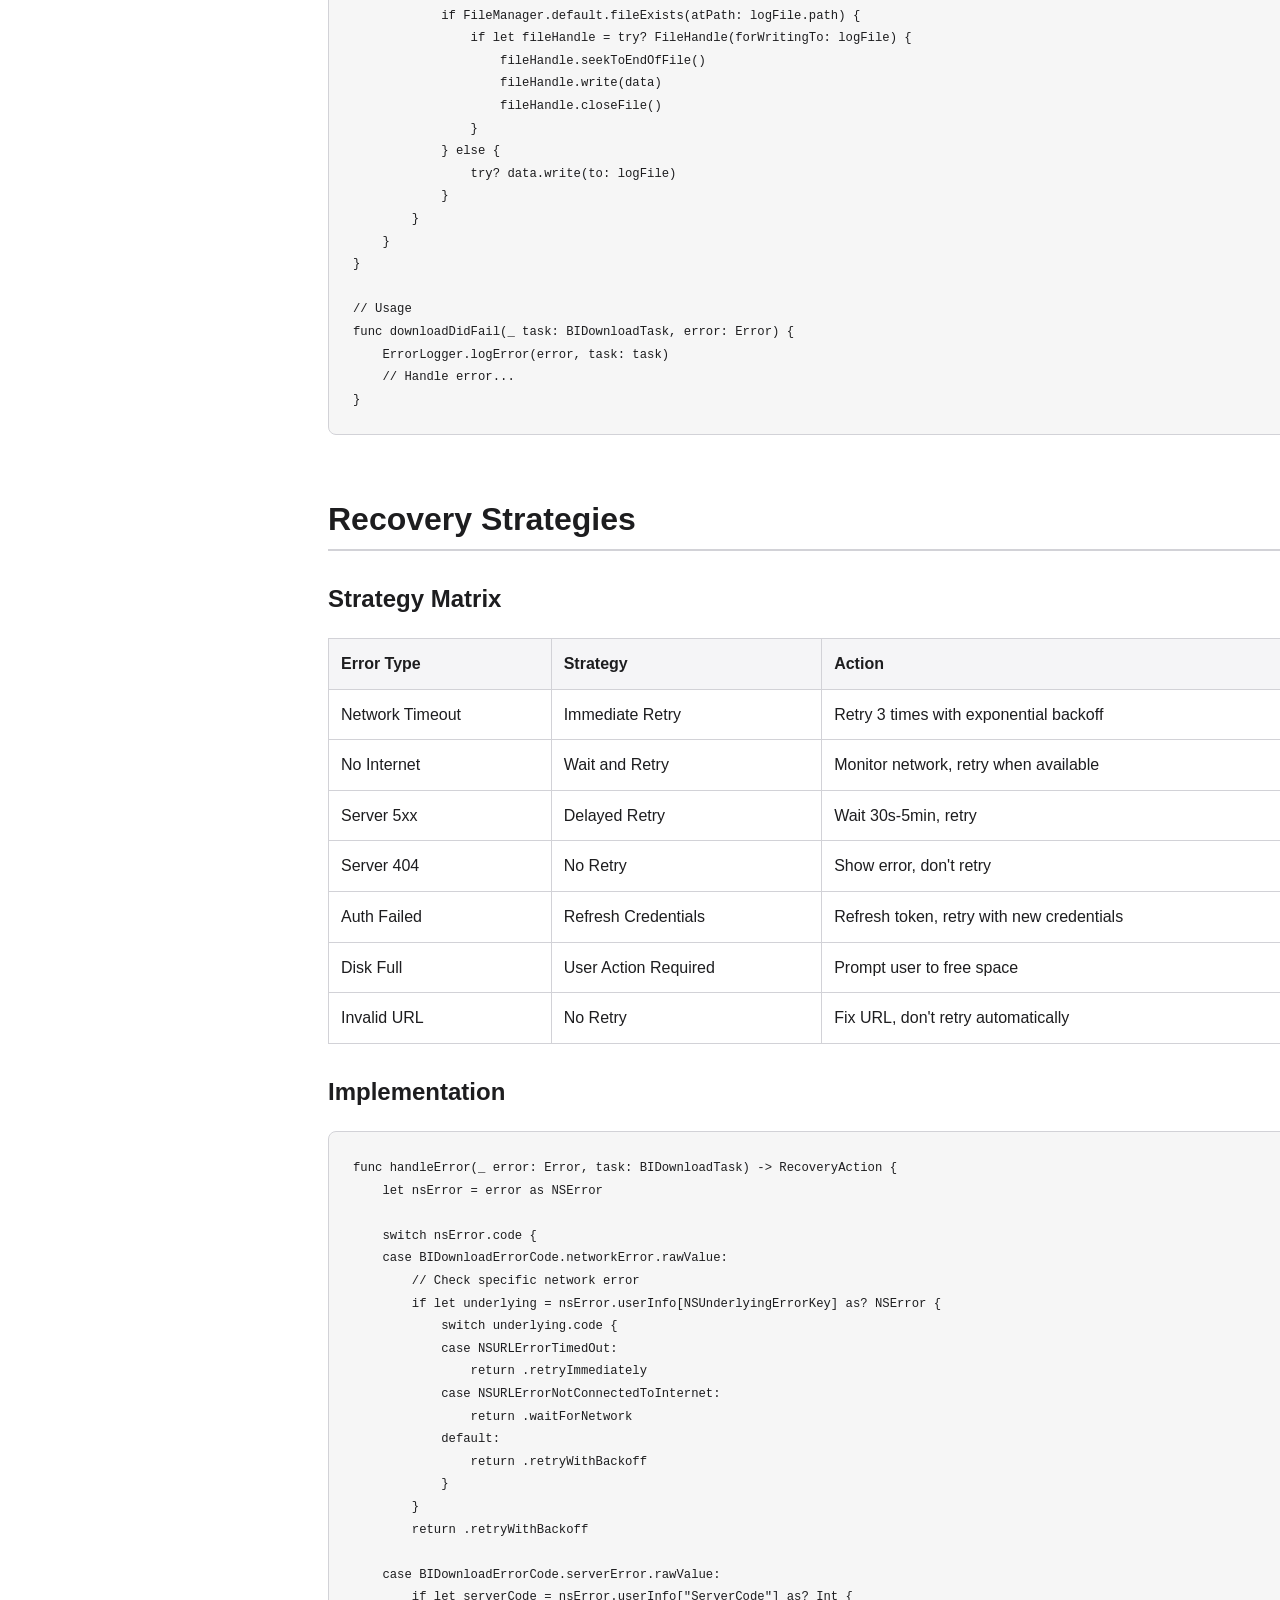
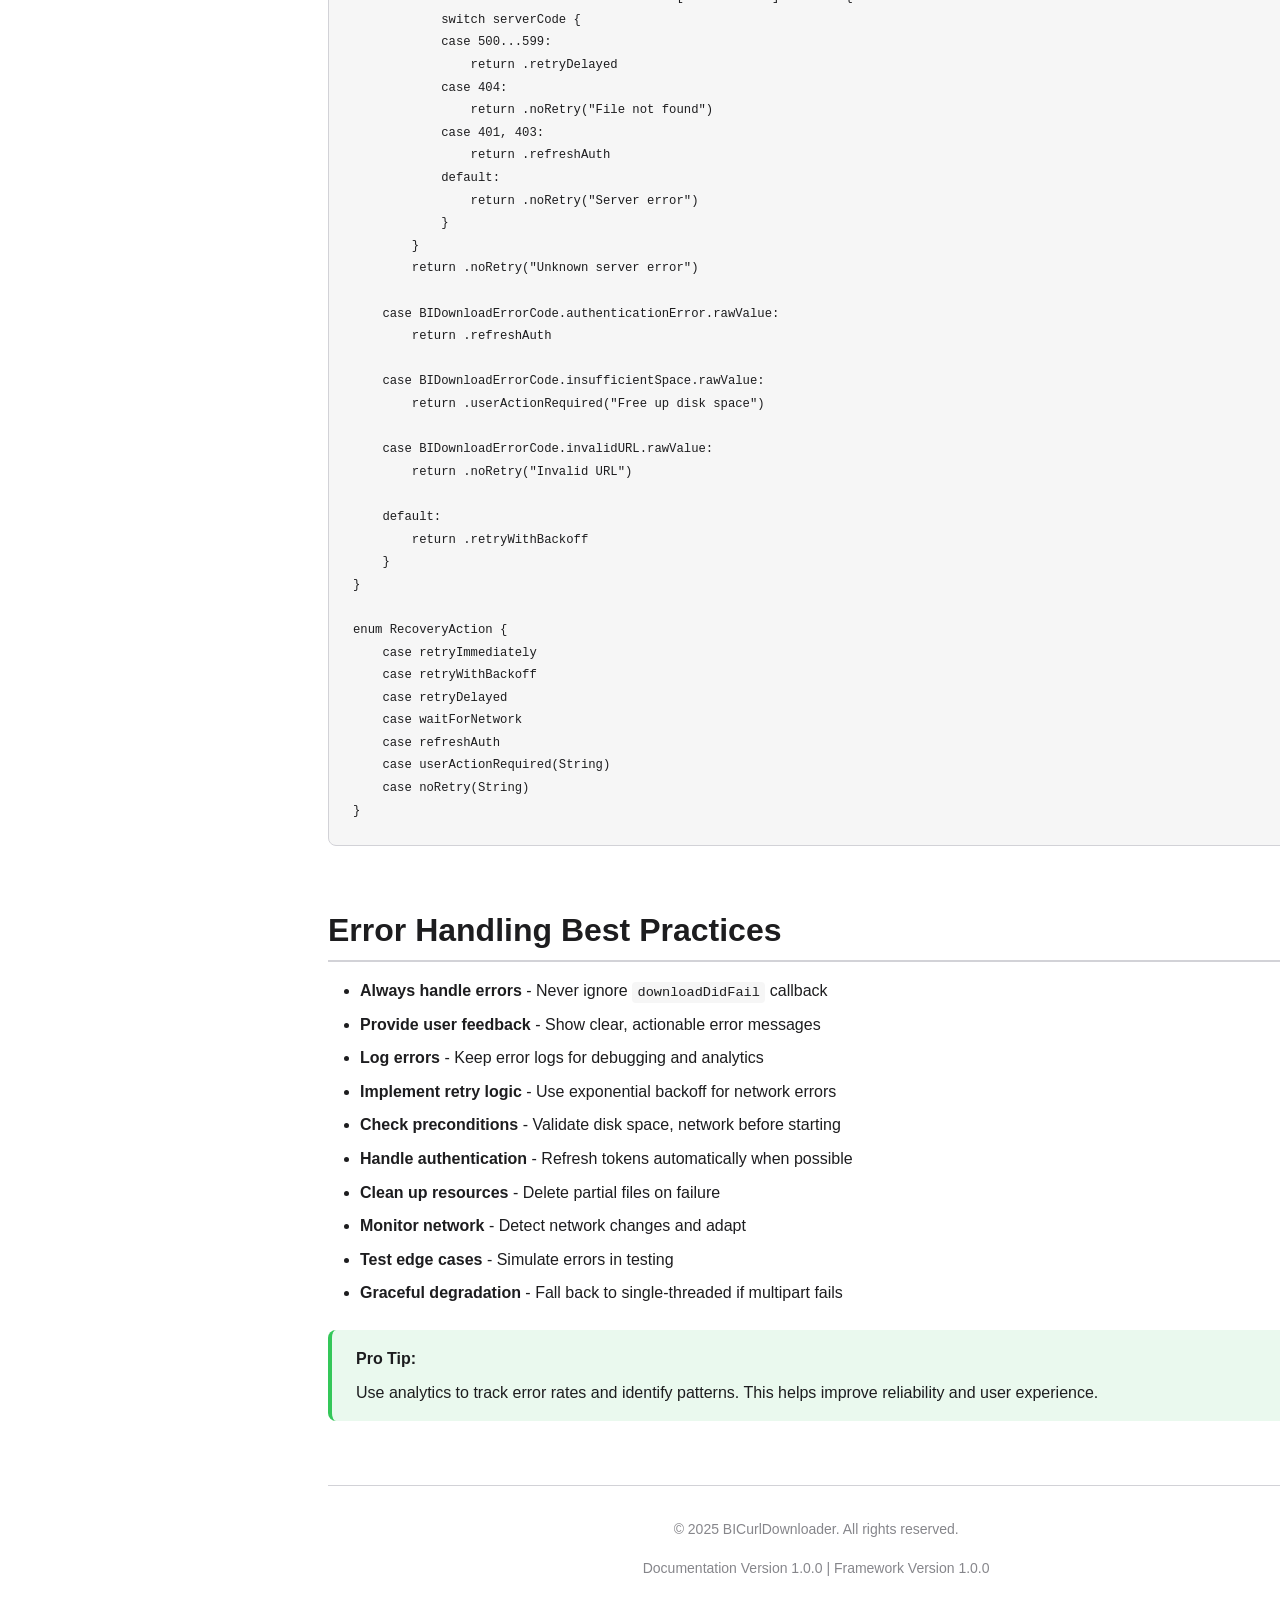
<file: Documentation/error-handling.html>
<!DOCTYPE html>
<html lang="en">
<head>
    <meta charset="UTF-8">
    <meta name="viewport" content="width=device-width, initial-scale=1.0">
    <title>Error Handling - BICurlDownloader</title>
    <link rel="stylesheet" href="styles.css">
</head>
<body>
    <div class="container">
        <!-- Sidebar Navigation -->
        <aside class="sidebar">
            <div class="sidebar-header">
                <h1>BICurlDownloader</h1>
                <div class="version">Version 1.0.0</div>
            </div>
            <nav>
                <ul class="nav-menu">
                    <li><a href="index.html">Home</a></li>
                    <li><a href="overview.html">Overview</a></li>
                    <li><a href="installation.html">Installation</a></li>
                    <li><a href="quick-start.html">Quick Start</a></li>
                    <li><a href="core-components.html">Core Components</a></li>
                    <li><a href="usage-examples.html">Usage Examples</a></li>
                    <li><a href="background-download.html">Background Download</a></li>
                    <li><a href="multipart-download.html">Multipart Download</a></li>
                    <li><a href="authentication.html">Authentication</a></li>
                    <li><a href="error-handling.html" class="active">Error Handling</a></li>
                    <li><a href="notifications.html">Notifications</a></li>
                    <li><a href="api-reference.html">API Reference</a></li>
                    <li><a href="advanced-examples.html">Advanced Examples</a></li>
                    <li><a href="best-practices.html">Best Practices</a></li>
                    <li><a href="troubleshooting.html">Troubleshooting</a></li>
                </ul>
            </nav>
        </aside>

        <!-- Main Content -->
        <main class="main-content">
            <h1>Error Handling</h1>
            <p class="subtitle">Robust error handling and recovery strategies</p>

            <section id="error-types">
                <h2>Error Types</h2>
                <p>BICurlDownloader provides comprehensive error reporting through the <code>BIDownloadError</code> class.</p>

                <h3>Error Codes</h3>
                <table>
                    <tr>
                        <th>Code</th>
                        <th>Name</th>
                        <th>Description</th>
                        <th>Recovery</th>
                    </tr>
                    <tr>
                        <td>1001</td>
                        <td><code>invalidURL</code></td>
                        <td>Invalid or malformed URL</td>
                        <td>Fix URL format</td>
                    </tr>
                    <tr>
                        <td>1002</td>
                        <td><code>networkError</code></td>
                        <td>Network connection issue</td>
                        <td>Retry after delay</td>
                    </tr>
                    <tr>
                        <td>1003</td>
                        <td><code>fileSystemError</code></td>
                        <td>File system operation failed</td>
                        <td>Check permissions, disk space</td>
                    </tr>
                    <tr>
                        <td>1004</td>
                        <td><code>curlError</code></td>
                        <td>cURL library error</td>
                        <td>Check logs, retry</td>
                    </tr>
                    <tr>
                        <td>1005</td>
                        <td><code>audioSessionError</code></td>
                        <td>Audio session configuration failed</td>
                        <td>Check background capability</td>
                    </tr>
                    <tr>
                        <td>1006</td>
                        <td><code>validationError</code></td>
                        <td>Invalid parameters or state</td>
                        <td>Fix input parameters</td>
                    </tr>
                    <tr>
                        <td>1007</td>
                        <td><code>authenticationError</code></td>
                        <td>Authentication failed</td>
                        <td>Check credentials, refresh token</td>
                    </tr>
                    <tr>
                        <td>1008</td>
                        <td><code>serverError</code></td>
                        <td>Server returned error status</td>
                        <td>Check server status, retry</td>
                    </tr>
                    <tr>
                        <td>1009</td>
                        <td><code>rangeNotSupported</code></td>
                        <td>Server doesn't support Range requests</td>
                        <td>Disable multipart</td>
                    </tr>
                    <tr>
                        <td>1010</td>
                        <td><code>insufficientSpace</code></td>
                        <td>Not enough disk space</td>
                        <td>Free up space</td>
                    </tr>
                </table>
            </section>

            <section id="basic-handling">
                <h2>Basic Error Handling</h2>

                <h3>Swift Implementation</h3>
                <pre><code>extension ViewController: BIDownloadDelegate {
    func downloadDidFail(_ task: BIDownloadTask, error: Error) {
        let nsError = error as NSError
        
        switch nsError.code {
        case BIDownloadErrorCode.invalidURL.rawValue:
            showAlert(title: "Invalid URL", message: "Please check the download URL")
            
        case BIDownloadErrorCode.networkError.rawValue:
            showAlert(title: "Network Error", message: "Check your internet connection")
            retryDownloadAfterDelay(task)
            
        case BIDownloadErrorCode.fileSystemError.rawValue:
            showAlert(title: "Storage Error", message: "Unable to save file")
            checkDiskSpace()
            
        case BIDownloadErrorCode.authenticationError.rawValue:
            showAlert(title: "Authentication Failed", message: "Please login again")
            requestNewCredentials()
            
        case BIDownloadErrorCode.insufficientSpace.rawValue:
            showAlert(title: "Storage Full", message: "Free up some space and try again")
            
        default:
            showAlert(title: "Download Failed", message: error.localizedDescription)
        }
    }
}</code></pre>

                <h3>Objective-C Implementation</h3>
                <pre><code>- (void)downloadDidFail:(BIDownloadTask *)task error:(NSError *)error {
    switch (error.code) {
        case BIDownloadErrorCodeInvalidURL:
            [self showAlertWithTitle:@"Invalid URL" 
                             message:@"Please check the download URL"];
            break;
            
        case BIDownloadErrorCodeNetworkError:
            [self showAlertWithTitle:@"Network Error" 
                             message:@"Check your internet connection"];
            [self retryDownloadAfterDelay:task];
            break;
            
        case BIDownloadErrorCodeFileSystemError:
            [self showAlertWithTitle:@"Storage Error" 
                             message:@"Unable to save file"];
            [self checkDiskSpace];
            break;
            
        case BIDownloadErrorCodeAuthenticationError:
            [self showAlertWithTitle:@"Authentication Failed" 
                             message:@"Please login again"];
            [self requestNewCredentials];
            break;
            
        case BIDownloadErrorCodeInsufficientSpace:
            [self showAlertWithTitle:@"Storage Full" 
                             message:@"Free up some space and try again"];
            break;
            
        default:
            [self showAlertWithTitle:@"Download Failed" 
                             message:error.localizedDescription];
            break;
    }
}</code></pre>
            </section>

            <section id="retry-mechanism">
                <h2>Automatic Retry Mechanism</h2>

                <h3>Exponential Backoff Strategy</h3>
                <pre><code>// Swift
class RetryManager {
    private var retryAttempts: [String: Int] = [:]
    private let maxRetries = 3
    
    func shouldRetry(taskId: String) -> Bool {
        let attempts = retryAttempts[taskId, default: 0]
        return attempts < maxRetries
    }
    
    func getRetryDelay(taskId: String) -> TimeInterval {
        let attempts = retryAttempts[taskId, default: 0]
        // Exponential backoff: 2^attempts seconds
        return pow(2.0, Double(attempts))
    }
    
    func recordRetry(taskId: String) {
        retryAttempts[taskId, default: 0] += 1
    }
    
    func resetRetries(taskId: String) {
        retryAttempts.removeValue(forKey: taskId)
    }
}

// Usage
let retryManager = RetryManager()

func downloadDidFail(_ task: BIDownloadTask, error: Error) {
    let nsError = error as NSError
    
    // Only retry network errors
    guard nsError.code == BIDownloadErrorCode.networkError.rawValue else {
        print("Non-retryable error: \(error)")
        return
    }
    
    if retryManager.shouldRetry(taskId: task.id) {
        let delay = retryManager.getRetryDelay(taskId: task.id)
        retryManager.recordRetry(taskId: task.id)
        
        print("Retrying in \(delay) seconds (attempt \(retryManager.retryAttempts[task.id] ?? 0)/\(retryManager.maxRetries))")
        
        DispatchQueue.main.asyncAfter(deadline: .now() + delay) {
            self.retryDownload(task)
        }
    } else {
        print("Max retries exceeded for task \(task.id)")
        retryManager.resetRetries(taskId: task.id)
        showFinalError(task, error: error)
    }
}

func retryDownload(_ task: BIDownloadTask) {
    // Create new download with same parameters
    let newTask = BIDownloadManager.shared.download(
        url: task.url,
        destinationPath: task.destinationPath,
        options: task.options
    )
    newTask.delegate = self
}

func downloadDidComplete(_ task: BIDownloadTask, filePath: String) {
    // Reset retry counter on success
    retryManager.resetRetries(taskId: task.id)
    print("Download completed: \(filePath)")
}</code></pre>

                <h3>Objective-C Implementation</h3>
                <pre><code>@interface RetryManager : NSObject
@property (nonatomic, strong) NSMutableDictionary<NSString *, NSNumber *> *retryAttempts;
@property (nonatomic, assign) NSInteger maxRetries;
@end

@implementation RetryManager

- (instancetype)init {
    self = [super init];
    if (self) {
        _retryAttempts = [NSMutableDictionary dictionary];
        _maxRetries = 3;
    }
    return self;
}

- (BOOL)shouldRetryForTaskId:(NSString *)taskId {
    NSInteger attempts = [self.retryAttempts[taskId] integerValue];
    return attempts < self.maxRetries;
}

- (NSTimeInterval)getRetryDelayForTaskId:(NSString *)taskId {
    NSInteger attempts = [self.retryAttempts[taskId] integerValue];
    return pow(2.0, attempts);
}

- (void)recordRetryForTaskId:(NSString *)taskId {
    NSInteger attempts = [self.retryAttempts[taskId] integerValue];
    self.retryAttempts[taskId] = @(attempts + 1);
}

- (void)resetRetriesForTaskId:(NSString *)taskId {
    [self.retryAttempts removeObjectForKey:taskId];
}

@end</code></pre>
            </section>

            <section id="network-errors">
                <h2>Network Error Handling</h2>

                <h3>Common Network Issues</h3>
                <pre><code>func handleNetworkError(_ error: Error, task: BIDownloadTask) {
    let nsError = error as NSError
    
    if let underlyingError = nsError.userInfo[NSUnderlyingErrorKey] as? NSError {
        switch underlyingError.code {
        case NSURLErrorNotConnectedToInternet:
            print("No internet connection")
            // Wait for network and retry
            monitorNetworkAndRetry(task)
            
        case NSURLErrorTimedOut:
            print("Request timed out")
            // Retry immediately
            retryDownload(task)
            
        case NSURLErrorCannotFindHost:
            print("Cannot find host")
            // Don't retry, show error
            showError("Server not found")
            
        case NSURLErrorNetworkConnectionLost:
            print("Connection lost")
            // Retry after delay
            retryAfterDelay(task, delay: 5.0)
            
        default:
            print("Network error: \(underlyingError.localizedDescription)")
        }
    }
}

func monitorNetworkAndRetry(_ task: BIDownloadTask) {
    import Network
    
    let monitor = NWPathMonitor()
    monitor.pathUpdateHandler = { [weak self] path in
        if path.status == .satisfied {
            print("Network available, retrying download")
            monitor.cancel()
            self?.retryDownload(task)
        }
    }
    monitor.start(queue: DispatchQueue.global())
}</code></pre>
            </section>

            <section id="disk-space">
                <h2>Disk Space Management</h2>

                <h3>Check Available Space</h3>
                <pre><code>// Swift
func checkDiskSpace() -> (available: Int64, required: Int64)? {
    guard let path = NSSearchPathForDirectoriesInDomains(.documentDirectory, .userDomainMask, true).first else {
        return nil
    }
    
    do {
        let attributes = try FileManager.default.attributesOfFileSystem(forPath: path)
        
        if let freeSpace = attributes[.systemFreeSize] as? Int64 {
            let requiredSpace: Int64 = 100 * 1024 * 1024 // 100 MB buffer
            return (available: freeSpace, required: requiredSpace)
        }
    } catch {
        print("Error checking disk space: \(error)")
    }
    
    return nil
}

func downloadDidFail(_ task: BIDownloadTask, error: Error) {
    let nsError = error as NSError
    
    if nsError.code == BIDownloadErrorCode.insufficientSpace.rawValue {
        if let space = checkDiskSpace() {
            let availableMB = space.available / 1024 / 1024
            let requiredMB = space.required / 1024 / 1024
            
            let message = """
            Not enough storage space available.
            Available: \(availableMB) MB
            Required: \(requiredMB) MB
            
            Please free up some space and try again.
            """
            
            showAlert(title: "Storage Full", message: message)
        }
    }
}</code></pre>

                <h3>Objective-C Implementation</h3>
                <pre><code>- (void)checkDiskSpace {
    NSArray *paths = NSSearchPathForDirectoriesInDomains(NSDocumentDirectory, NSUserDomainMask, YES);
    NSDictionary *attributes = [[NSFileManager defaultManager] attributesOfFileSystemForPath:paths.firstObject error:nil];
    
    NSNumber *freeSpace = attributes[NSFileSystemFreeSize];
    int64_t availableBytes = [freeSpace longLongValue];
    int64_t availableMB = availableBytes / 1024 / 1024;
    
    NSLog(@"Available space: %lld MB", availableMB);
    
    if (availableMB < 100) {
        [self showStorageWarning];
    }
}</code></pre>
            </section>

            <section id="user-feedback">
                <h2>User Feedback</h2>

                <h3>Progress Indicators</h3>
                <pre><code>// Swift
class DownloadViewController: UIViewController {
    @IBOutlet weak var progressView: UIProgressView!
    @IBOutlet weak var statusLabel: UILabel!
    @IBOutlet weak var errorLabel: UILabel!
    
    func downloadDidStart(_ task: BIDownloadTask) {
        DispatchQueue.main.async {
            self.progressView.isHidden = false
            self.statusLabel.text = "Downloading..."
            self.errorLabel.isHidden = true
        }
    }
    
    func downloadDidProgress(_ task: BIDownloadTask, progress: Double) {
        DispatchQueue.main.async {
            self.progressView.progress = Float(progress)
            let percentage = Int(progress * 100)
            self.statusLabel.text = "Downloading: \(percentage)%"
        }
    }
    
    func downloadDidFail(_ task: BIDownloadTask, error: Error) {
        DispatchQueue.main.async {
            self.progressView.isHidden = true
            self.statusLabel.text = "Download failed"
            self.errorLabel.text = self.getUserFriendlyErrorMessage(error)
            self.errorLabel.isHidden = false
        }
    }
    
    func getUserFriendlyErrorMessage(_ error: Error) -> String {
        let nsError = error as NSError
        
        switch nsError.code {
        case BIDownloadErrorCode.networkError.rawValue:
            return "Please check your internet connection and try again."
            
        case BIDownloadErrorCode.insufficientSpace.rawValue:
            return "Not enough storage space. Please free up some space."
            
        case BIDownloadErrorCode.authenticationError.rawValue:
            return "Authentication failed. Please login again."
            
        case BIDownloadErrorCode.serverError.rawValue:
            if let serverCode = nsError.userInfo["ServerCode"] as? Int {
                switch serverCode {
                case 404:
                    return "File not found on server."
                case 500:
                    return "Server error. Please try again later."
                case 503:
                    return "Service temporarily unavailable."
                default:
                    return "Server error (\(serverCode)). Please try again."
                }
            }
            return "Server error. Please try again later."
            
        default:
            return "Download failed. Please try again."
        }
    }
}</code></pre>
            </section>

            <section id="logging">
                <h2>Error Logging</h2>

                <h3>Debug Logging</h3>
                <pre><code>// Enable detailed logging
var config = BIDownloadManagerConfiguration()
config.enableLogging = true
config.logLevel = .verbose
BIDownloadManager.shared.configure(config)

// Custom error logger
class ErrorLogger {
    static func logError(_ error: Error, task: BIDownloadTask) {
        let timestamp = DateFormatter.localizedString(from: Date(), dateStyle: .short, timeStyle: .long)
        let nsError = error as NSError
        
        var logMessage = """
        [\(timestamp)] Download Error
        Task ID: \(task.id)
        URL: \(task.url.absoluteString)
        Error Code: \(nsError.code)
        Error Domain: \(nsError.domain)
        Description: \(error.localizedDescription)
        """
        
        if let userInfo = nsError.userInfo as? [String: Any] {
            logMessage += "\nUser Info:"
            for (key, value) in userInfo {
                logMessage += "\n  \(key): \(value)"
            }
        }
        
        print(logMessage)
        
        // Save to file for crash reports
        saveToErrorLog(logMessage)
    }
    
    static func saveToErrorLog(_ message: String) {
        let documentsPath = FileManager.default.urls(for: .documentDirectory, in: .userDomainMask)[0]
        let logFile = documentsPath.appendingPathComponent("download_errors.log")
        
        let logEntry = "\n---\n\(message)\n"
        
        if let data = logEntry.data(using: .utf8) {
            if FileManager.default.fileExists(atPath: logFile.path) {
                if let fileHandle = try? FileHandle(forWritingTo: logFile) {
                    fileHandle.seekToEndOfFile()
                    fileHandle.write(data)
                    fileHandle.closeFile()
                }
            } else {
                try? data.write(to: logFile)
            }
        }
    }
}

// Usage
func downloadDidFail(_ task: BIDownloadTask, error: Error) {
    ErrorLogger.logError(error, task: task)
    // Handle error...
}</code></pre>
            </section>

            <section id="recovery-strategies">
                <h2>Recovery Strategies</h2>

                <h3>Strategy Matrix</h3>
                <table>
                    <tr>
                        <th>Error Type</th>
                        <th>Strategy</th>
                        <th>Action</th>
                    </tr>
                    <tr>
                        <td>Network Timeout</td>
                        <td>Immediate Retry</td>
                        <td>Retry 3 times with exponential backoff</td>
                    </tr>
                    <tr>
                        <td>No Internet</td>
                        <td>Wait and Retry</td>
                        <td>Monitor network, retry when available</td>
                    </tr>
                    <tr>
                        <td>Server 5xx</td>
                        <td>Delayed Retry</td>
                        <td>Wait 30s-5min, retry</td>
                    </tr>
                    <tr>
                        <td>Server 404</td>
                        <td>No Retry</td>
                        <td>Show error, don't retry</td>
                    </tr>
                    <tr>
                        <td>Auth Failed</td>
                        <td>Refresh Credentials</td>
                        <td>Refresh token, retry with new credentials</td>
                    </tr>
                    <tr>
                        <td>Disk Full</td>
                        <td>User Action Required</td>
                        <td>Prompt user to free space</td>
                    </tr>
                    <tr>
                        <td>Invalid URL</td>
                        <td>No Retry</td>
                        <td>Fix URL, don't retry automatically</td>
                    </tr>
                </table>

                <h3>Implementation</h3>
                <pre><code>func handleError(_ error: Error, task: BIDownloadTask) -> RecoveryAction {
    let nsError = error as NSError
    
    switch nsError.code {
    case BIDownloadErrorCode.networkError.rawValue:
        // Check specific network error
        if let underlying = nsError.userInfo[NSUnderlyingErrorKey] as? NSError {
            switch underlying.code {
            case NSURLErrorTimedOut:
                return .retryImmediately
            case NSURLErrorNotConnectedToInternet:
                return .waitForNetwork
            default:
                return .retryWithBackoff
            }
        }
        return .retryWithBackoff
        
    case BIDownloadErrorCode.serverError.rawValue:
        if let serverCode = nsError.userInfo["ServerCode"] as? Int {
            switch serverCode {
            case 500...599:
                return .retryDelayed
            case 404:
                return .noRetry("File not found")
            case 401, 403:
                return .refreshAuth
            default:
                return .noRetry("Server error")
            }
        }
        return .noRetry("Unknown server error")
        
    case BIDownloadErrorCode.authenticationError.rawValue:
        return .refreshAuth
        
    case BIDownloadErrorCode.insufficientSpace.rawValue:
        return .userActionRequired("Free up disk space")
        
    case BIDownloadErrorCode.invalidURL.rawValue:
        return .noRetry("Invalid URL")
        
    default:
        return .retryWithBackoff
    }
}

enum RecoveryAction {
    case retryImmediately
    case retryWithBackoff
    case retryDelayed
    case waitForNetwork
    case refreshAuth
    case userActionRequired(String)
    case noRetry(String)
}</code></pre>
            </section>

            <section id="best-practices">
                <h2>Error Handling Best Practices</h2>

                <ul>
                    <li><strong>Always handle errors</strong> - Never ignore <code>downloadDidFail</code> callback</li>
                    <li><strong>Provide user feedback</strong> - Show clear, actionable error messages</li>
                    <li><strong>Log errors</strong> - Keep error logs for debugging and analytics</li>
                    <li><strong>Implement retry logic</strong> - Use exponential backoff for network errors</li>
                    <li><strong>Check preconditions</strong> - Validate disk space, network before starting</li>
                    <li><strong>Handle authentication</strong> - Refresh tokens automatically when possible</li>
                    <li><strong>Clean up resources</strong> - Delete partial files on failure</li>
                    <li><strong>Monitor network</strong> - Detect network changes and adapt</li>
                    <li><strong>Test edge cases</strong> - Simulate errors in testing</li>
                    <li><strong>Graceful degradation</strong> - Fall back to single-threaded if multipart fails</li>
                </ul>

                <div class="alert alert-success">
                    <strong>Pro Tip:</strong> Use analytics to track error rates and identify patterns. This helps improve reliability and user experience.
                </div>
            </section>

            <footer>
                <p>&copy; 2025 BICurlDownloader. All rights reserved.</p>
                <p>Documentation Version 1.0.0 | Framework Version 1.0.0</p>
            </footer>
        </main>
    </div>
</body>
</html>
</file>
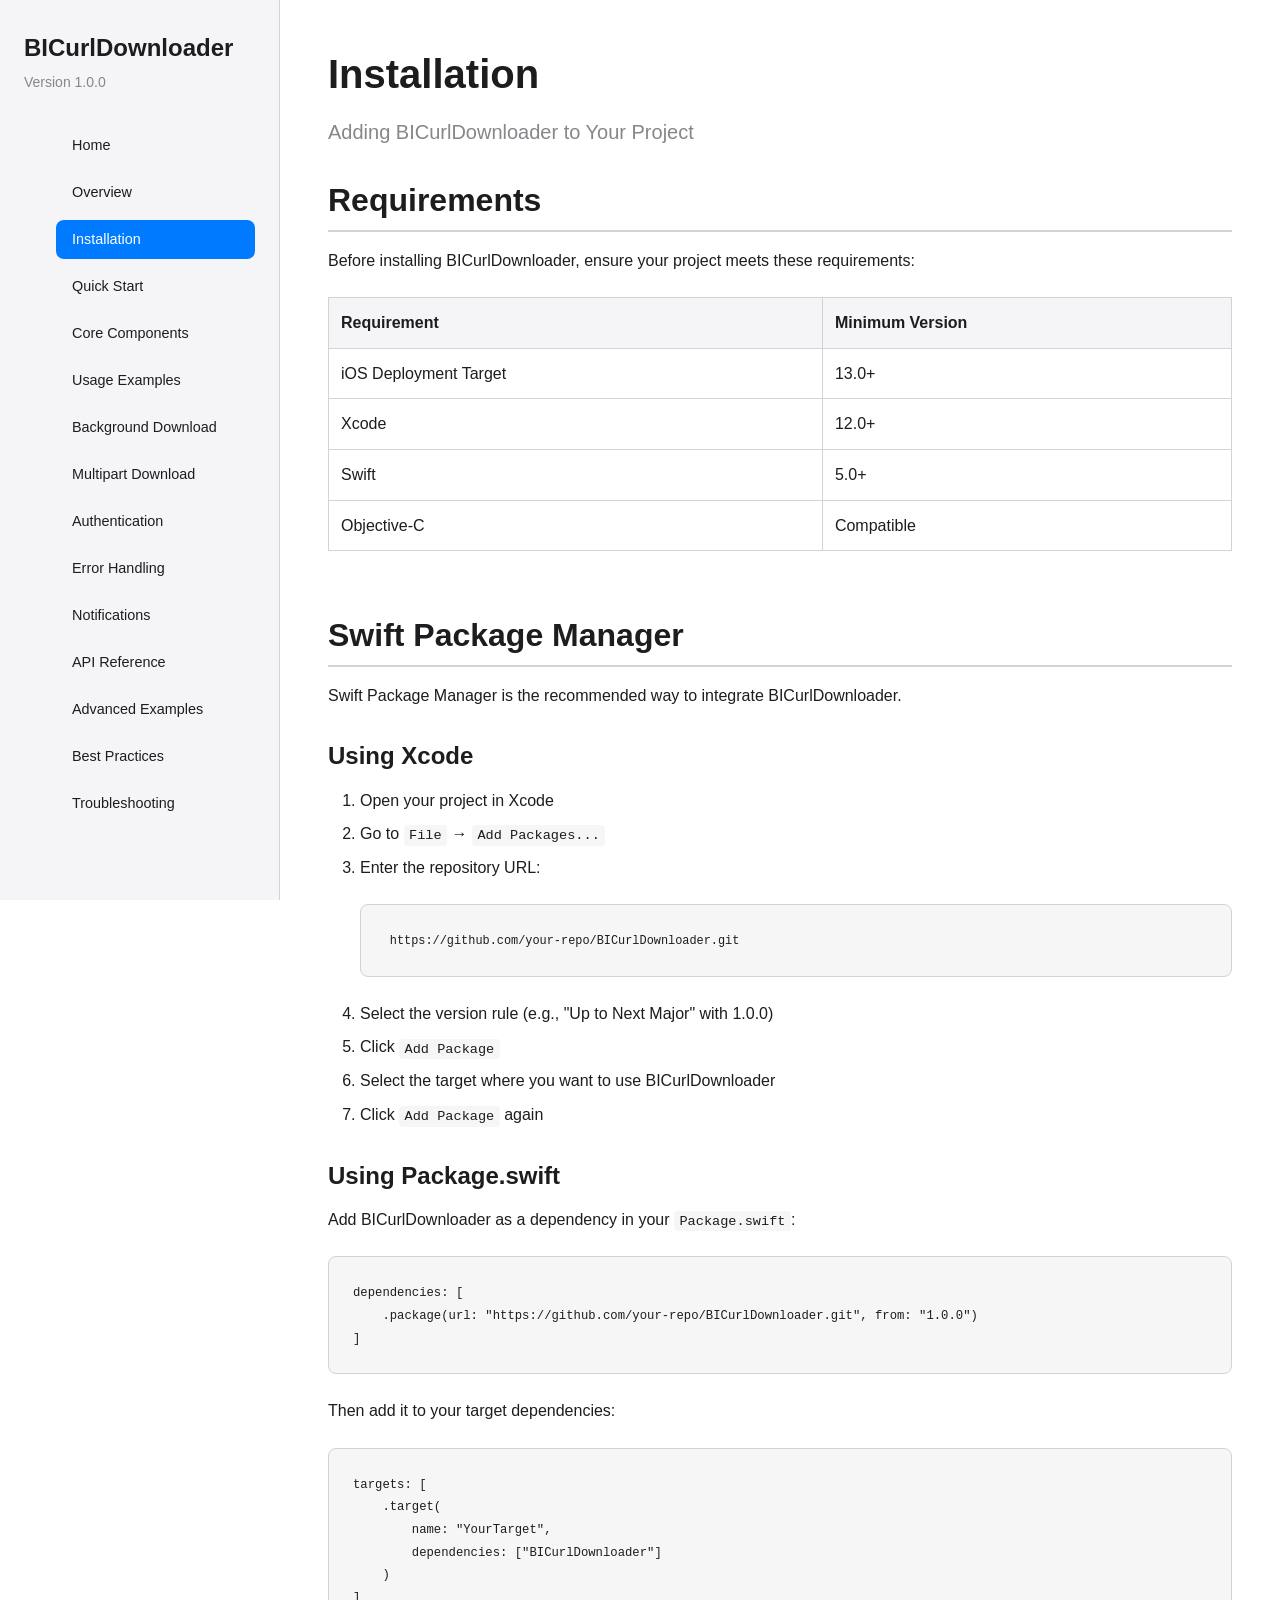
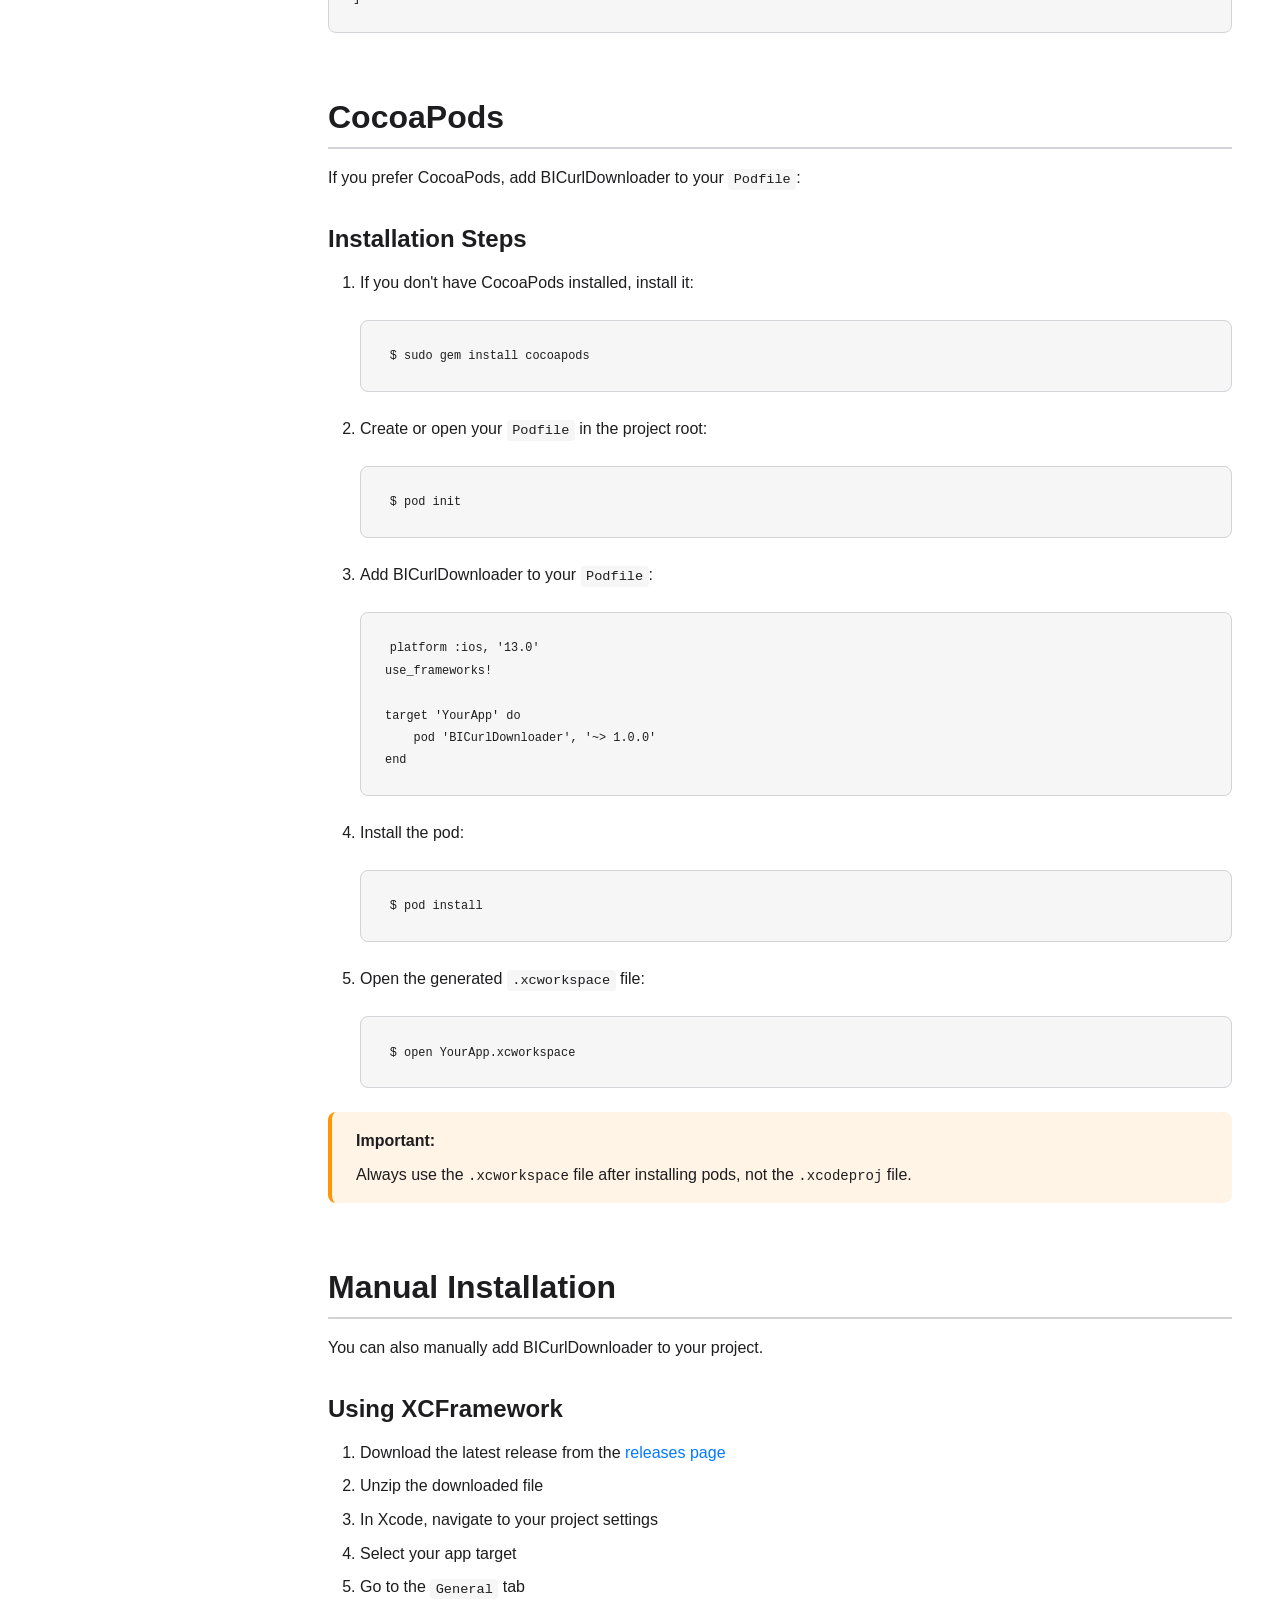
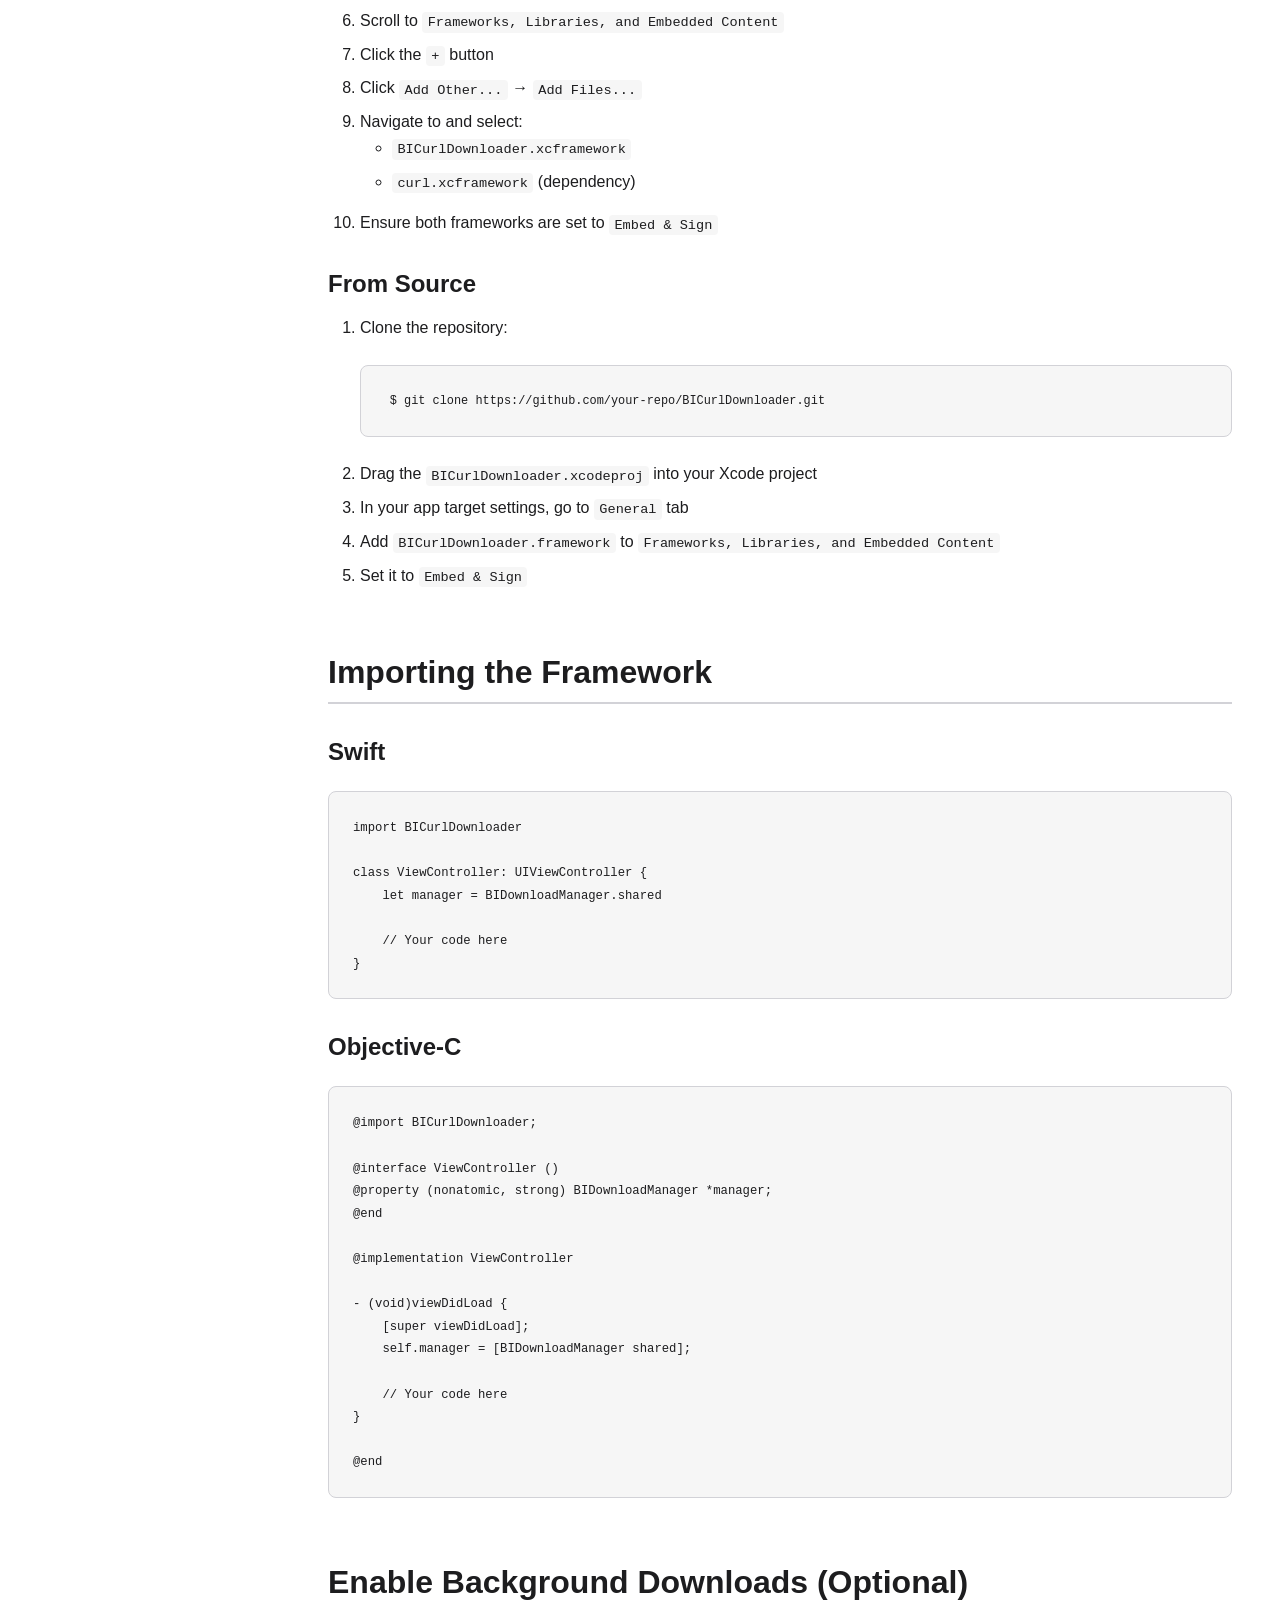
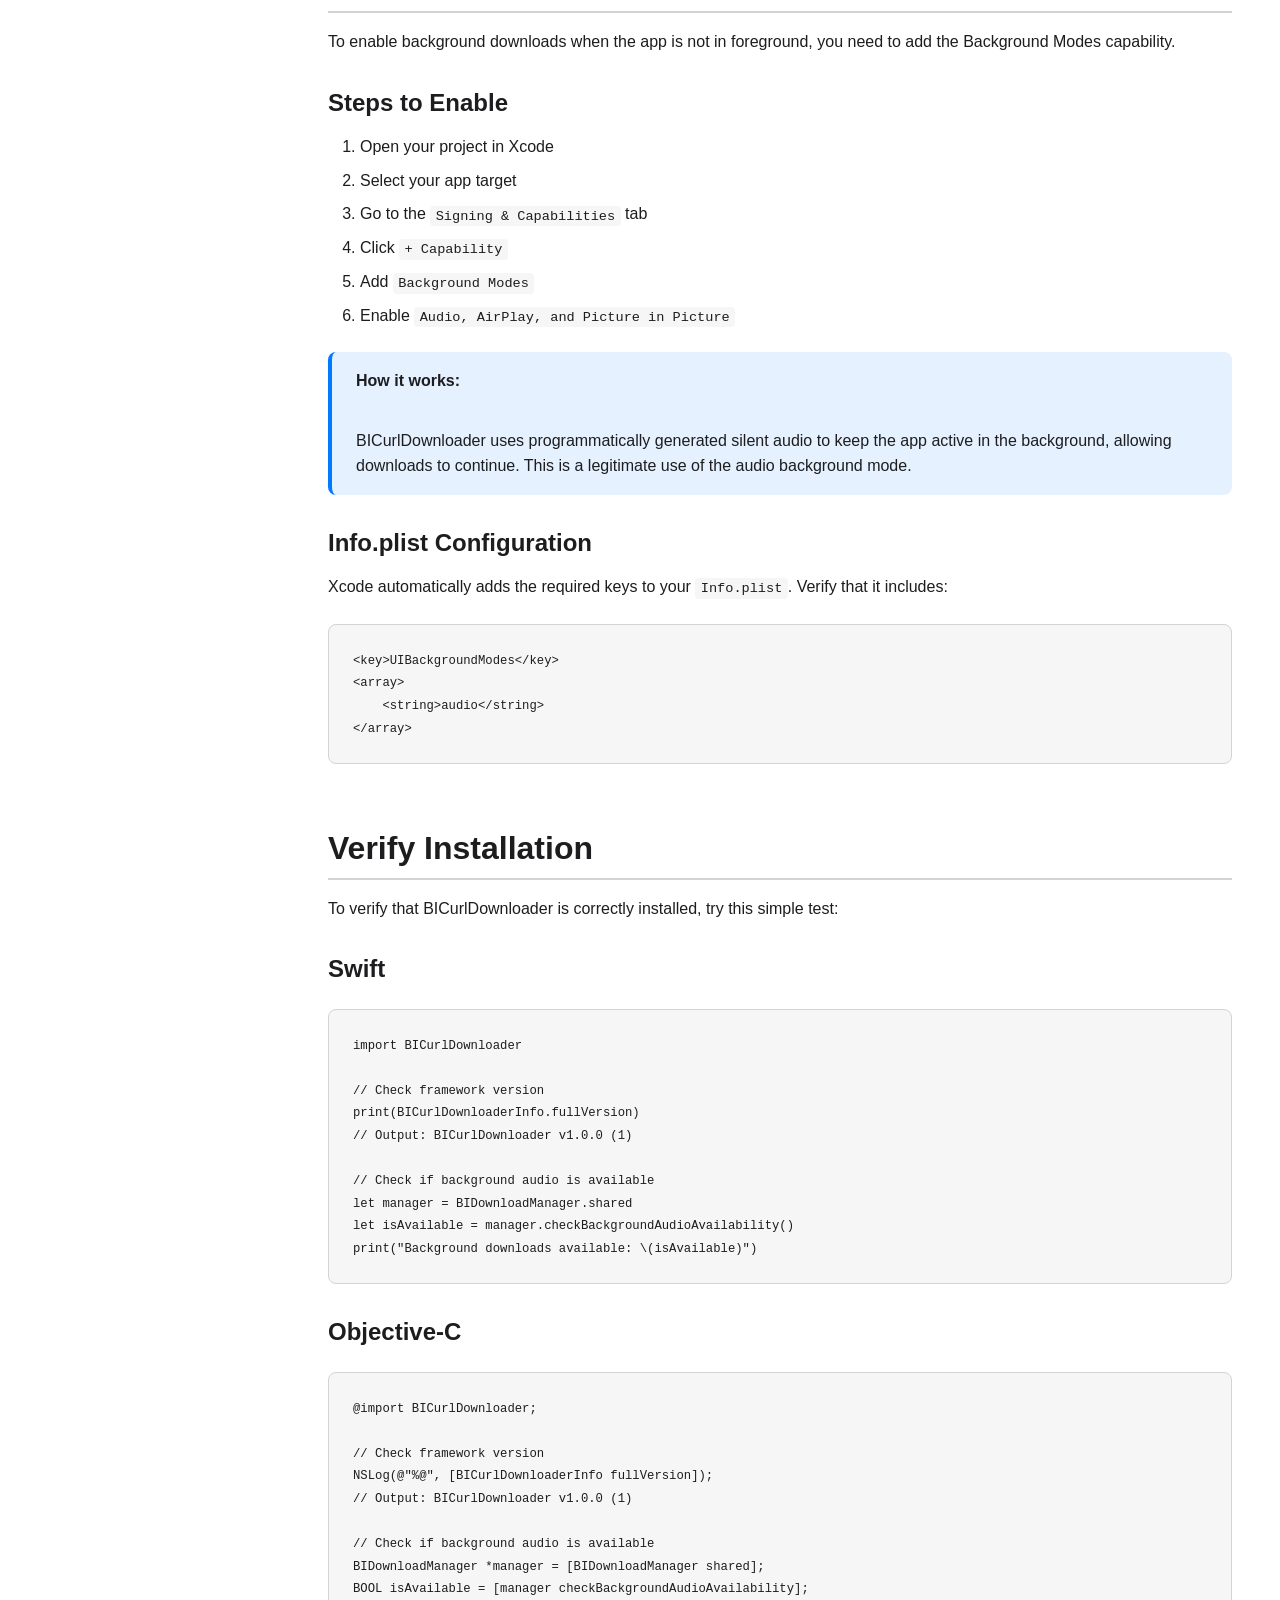
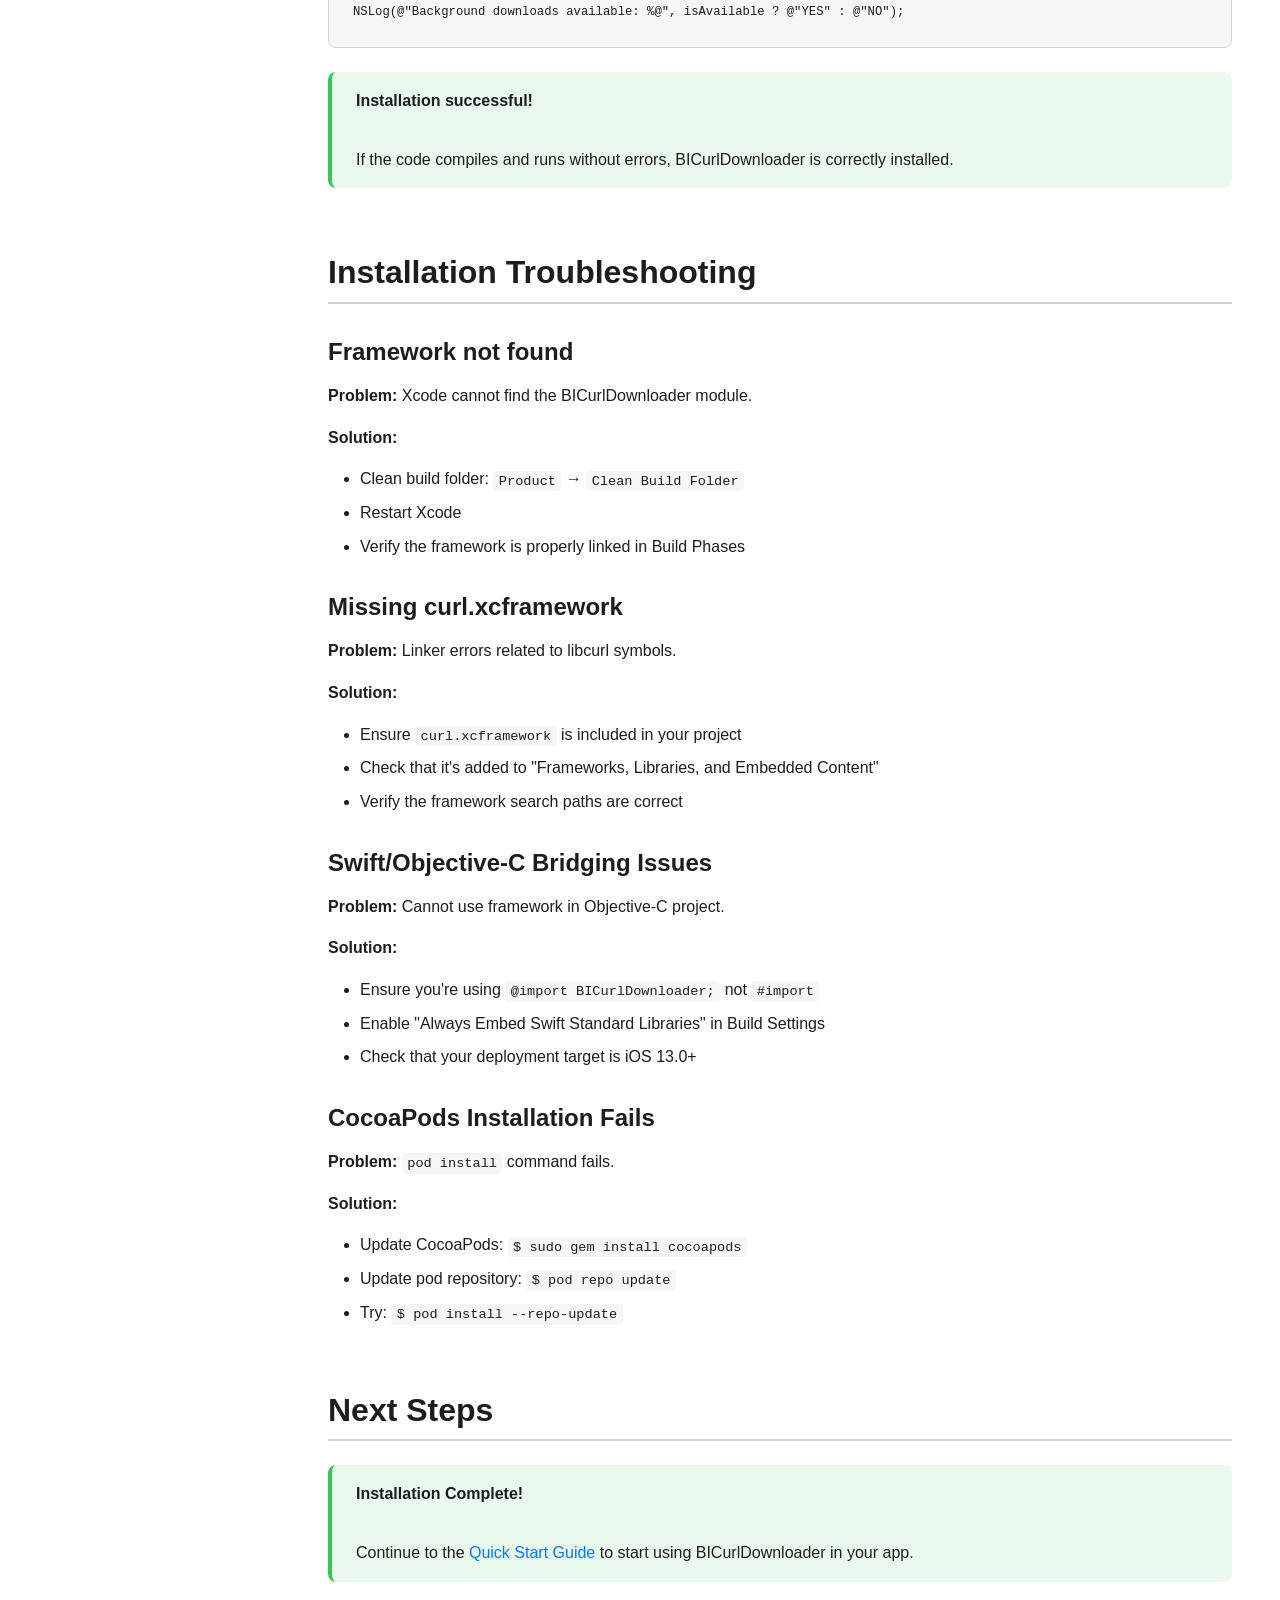
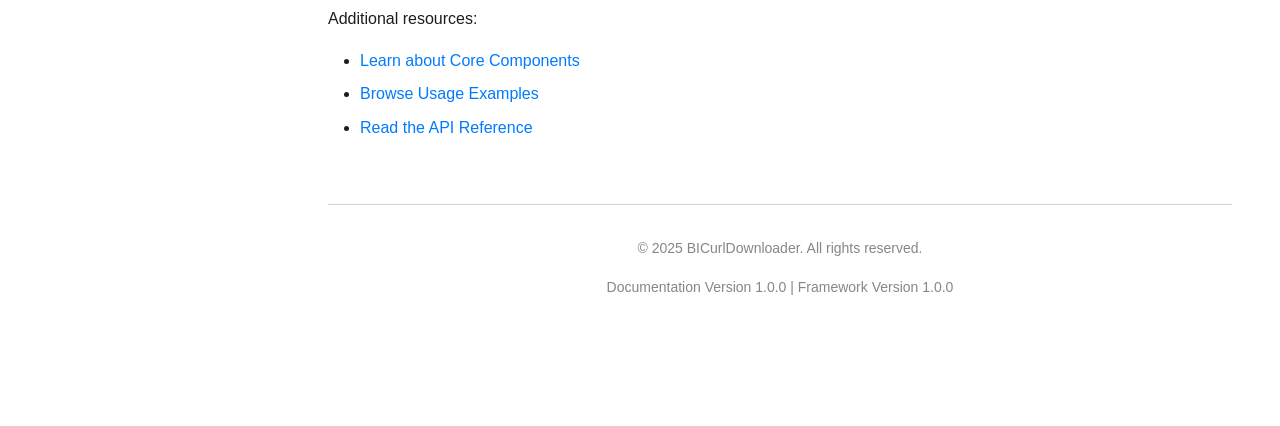
<file: Documentation/installation.html>
<!DOCTYPE html>
<html lang="en">
<head>
    <meta charset="UTF-8">
    <meta name="viewport" content="width=device-width, initial-scale=1.0">
    <title>Installation - BICurlDownloader</title>
    <link rel="stylesheet" href="styles.css">
</head>
<body>
    <div class="container">
        <!-- Sidebar Navigation -->
        <aside class="sidebar">
            <div class="sidebar-header">
                <h1>BICurlDownloader</h1>
                <div class="version">Version 1.0.0</div>
            </div>
            <nav>
                <ul class="nav-menu">
                    <li><a href="index.html">Home</a></li>
                    <li><a href="overview.html">Overview</a></li>
                    <li><a href="installation.html" class="active">Installation</a></li>
                    <li><a href="quick-start.html">Quick Start</a></li>
                    <li><a href="core-components.html">Core Components</a></li>
                    <li><a href="usage-examples.html">Usage Examples</a></li>
                    <li><a href="background-download.html">Background Download</a></li>
                    <li><a href="multipart-download.html">Multipart Download</a></li>
                    <li><a href="authentication.html">Authentication</a></li>
                    <li><a href="error-handling.html">Error Handling</a></li>
                    <li><a href="notifications.html">Notifications</a></li>
                    <li><a href="api-reference.html">API Reference</a></li>
                    <li><a href="advanced-examples.html">Advanced Examples</a></li>
                    <li><a href="best-practices.html">Best Practices</a></li>
                    <li><a href="troubleshooting.html">Troubleshooting</a></li>
                </ul>
            </nav>
        </aside>

        <!-- Main Content -->
        <main class="main-content">
            <h1>Installation</h1>
            <p class="subtitle">Adding BICurlDownloader to Your Project</p>

            <section id="requirements">
                <h2>Requirements</h2>
                <p>Before installing BICurlDownloader, ensure your project meets these requirements:</p>
                
                <table>
                    <tr>
                        <th>Requirement</th>
                        <th>Minimum Version</th>
                    </tr>
                    <tr>
                        <td>iOS Deployment Target</td>
                        <td>13.0+</td>
                    </tr>
                    <tr>
                        <td>Xcode</td>
                        <td>12.0+</td>
                    </tr>
                    <tr>
                        <td>Swift</td>
                        <td>5.0+</td>
                    </tr>
                    <tr>
                        <td>Objective-C</td>
                        <td>Compatible</td>
                    </tr>
                </table>
            </section>

            <section id="swift-package-manager">
                <h2>Swift Package Manager</h2>
                <p>Swift Package Manager is the recommended way to integrate BICurlDownloader.</p>

                <h3>Using Xcode</h3>
                <ol>
                    <li>Open your project in Xcode</li>
                    <li>Go to <code>File</code> → <code>Add Packages...</code></li>
                    <li>Enter the repository URL:
                        <pre><code>https://github.com/your-repo/BICurlDownloader.git</code></pre>
                    </li>
                    <li>Select the version rule (e.g., "Up to Next Major" with 1.0.0)</li>
                    <li>Click <code>Add Package</code></li>
                    <li>Select the target where you want to use BICurlDownloader</li>
                    <li>Click <code>Add Package</code> again</li>
                </ol>

                <h3>Using Package.swift</h3>
                <p>Add BICurlDownloader as a dependency in your <code>Package.swift</code>:</p>
                <pre><code>dependencies: [
    .package(url: "https://github.com/your-repo/BICurlDownloader.git", from: "1.0.0")
]</code></pre>

                <p>Then add it to your target dependencies:</p>
                <pre><code>targets: [
    .target(
        name: "YourTarget",
        dependencies: ["BICurlDownloader"]
    )
]</code></pre>
            </section>

            <section id="cocoapods">
                <h2>CocoaPods</h2>
                <p>If you prefer CocoaPods, add BICurlDownloader to your <code>Podfile</code>:</p>

                <h3>Installation Steps</h3>
                <ol>
                    <li>If you don't have CocoaPods installed, install it:
                        <pre><code>$ sudo gem install cocoapods</code></pre>
                    </li>
                    <li>Create or open your <code>Podfile</code> in the project root:
                        <pre><code>$ pod init</code></pre>
                    </li>
                    <li>Add BICurlDownloader to your <code>Podfile</code>:
                        <pre><code>platform :ios, '13.0'
use_frameworks!

target 'YourApp' do
    pod 'BICurlDownloader', '~> 1.0.0'
end</code></pre>
                    </li>
                    <li>Install the pod:
                        <pre><code>$ pod install</code></pre>
                    </li>
                    <li>Open the generated <code>.xcworkspace</code> file:
                        <pre><code>$ open YourApp.xcworkspace</code></pre>
                    </li>
                </ol>

                <div class="alert alert-warning">
                    <strong>Important:</strong> Always use the <code>.xcworkspace</code> file after installing pods, not the <code>.xcodeproj</code> file.
                </div>
            </section>

            <section id="manual">
                <h2>Manual Installation</h2>
                <p>You can also manually add BICurlDownloader to your project.</p>

                <h3>Using XCFramework</h3>
                <ol>
                    <li>Download the latest release from the <a href="#">releases page</a></li>
                    <li>Unzip the downloaded file</li>
                    <li>In Xcode, navigate to your project settings</li>
                    <li>Select your app target</li>
                    <li>Go to the <code>General</code> tab</li>
                    <li>Scroll to <code>Frameworks, Libraries, and Embedded Content</code></li>
                    <li>Click the <code>+</code> button</li>
                    <li>Click <code>Add Other...</code> → <code>Add Files...</code></li>
                    <li>Navigate to and select:
                        <ul>
                            <li><code>BICurlDownloader.xcframework</code></li>
                            <li><code>curl.xcframework</code> (dependency)</li>
                        </ul>
                    </li>
                    <li>Ensure both frameworks are set to <code>Embed & Sign</code></li>
                </ol>

                <h3>From Source</h3>
                <ol>
                    <li>Clone the repository:
                        <pre><code>$ git clone https://github.com/your-repo/BICurlDownloader.git</code></pre>
                    </li>
                    <li>Drag the <code>BICurlDownloader.xcodeproj</code> into your Xcode project</li>
                    <li>In your app target settings, go to <code>General</code> tab</li>
                    <li>Add <code>BICurlDownloader.framework</code> to <code>Frameworks, Libraries, and Embedded Content</code></li>
                    <li>Set it to <code>Embed & Sign</code></li>
                </ol>
            </section>

            <section id="importing">
                <h2>Importing the Framework</h2>

                <h3>Swift</h3>
                <pre><code>import BICurlDownloader

class ViewController: UIViewController {
    let manager = BIDownloadManager.shared
    
    // Your code here
}</code></pre>

                <h3>Objective-C</h3>
                <pre><code>@import BICurlDownloader;

@interface ViewController ()
@property (nonatomic, strong) BIDownloadManager *manager;
@end

@implementation ViewController

- (void)viewDidLoad {
    [super viewDidLoad];
    self.manager = [BIDownloadManager shared];
    
    // Your code here
}

@end</code></pre>
            </section>

            <section id="background-capability">
                <h2>Enable Background Downloads (Optional)</h2>
                <p>To enable background downloads when the app is not in foreground, you need to add the Background Modes capability.</p>

                <h3>Steps to Enable</h3>
                <ol>
                    <li>Open your project in Xcode</li>
                    <li>Select your app target</li>
                    <li>Go to the <code>Signing & Capabilities</code> tab</li>
                    <li>Click <code>+ Capability</code></li>
                    <li>Add <code>Background Modes</code></li>
                    <li>Enable <code>Audio, AirPlay, and Picture in Picture</code></li>
                </ol>

                <div class="alert alert-info">
                    <strong>How it works:</strong><br>
                    BICurlDownloader uses programmatically generated silent audio to keep the app active in the background, allowing downloads to continue. This is a legitimate use of the audio background mode.
                </div>

                <h3>Info.plist Configuration</h3>
                <p>Xcode automatically adds the required keys to your <code>Info.plist</code>. Verify that it includes:</p>
                <pre><code>&lt;key&gt;UIBackgroundModes&lt;/key&gt;
&lt;array&gt;
    &lt;string&gt;audio&lt;/string&gt;
&lt;/array&gt;</code></pre>
            </section>

            <section id="verification">
                <h2>Verify Installation</h2>
                <p>To verify that BICurlDownloader is correctly installed, try this simple test:</p>

                <h3>Swift</h3>
                <pre><code>import BICurlDownloader

// Check framework version
print(BICurlDownloaderInfo.fullVersion)
// Output: BICurlDownloader v1.0.0 (1)

// Check if background audio is available
let manager = BIDownloadManager.shared
let isAvailable = manager.checkBackgroundAudioAvailability()
print("Background downloads available: \(isAvailable)")</code></pre>

                <h3>Objective-C</h3>
                <pre><code>@import BICurlDownloader;

// Check framework version
NSLog(@"%@", [BICurlDownloaderInfo fullVersion]);
// Output: BICurlDownloader v1.0.0 (1)

// Check if background audio is available
BIDownloadManager *manager = [BIDownloadManager shared];
BOOL isAvailable = [manager checkBackgroundAudioAvailability];
NSLog(@"Background downloads available: %@", isAvailable ? @"YES" : @"NO");</code></pre>

                <div class="alert alert-success">
                    <strong>Installation successful!</strong><br>
                    If the code compiles and runs without errors, BICurlDownloader is correctly installed.
                </div>
            </section>

            <section id="troubleshooting-install">
                <h2>Installation Troubleshooting</h2>

                <h3>Framework not found</h3>
                <p><strong>Problem:</strong> Xcode cannot find the BICurlDownloader module.</p>
                <p><strong>Solution:</strong></p>
                <ul>
                    <li>Clean build folder: <code>Product</code> → <code>Clean Build Folder</code></li>
                    <li>Restart Xcode</li>
                    <li>Verify the framework is properly linked in Build Phases</li>
                </ul>

                <h3>Missing curl.xcframework</h3>
                <p><strong>Problem:</strong> Linker errors related to libcurl symbols.</p>
                <p><strong>Solution:</strong></p>
                <ul>
                    <li>Ensure <code>curl.xcframework</code> is included in your project</li>
                    <li>Check that it's added to "Frameworks, Libraries, and Embedded Content"</li>
                    <li>Verify the framework search paths are correct</li>
                </ul>

                <h3>Swift/Objective-C Bridging Issues</h3>
                <p><strong>Problem:</strong> Cannot use framework in Objective-C project.</p>
                <p><strong>Solution:</strong></p>
                <ul>
                    <li>Ensure you're using <code>@import BICurlDownloader;</code> not <code>#import</code></li>
                    <li>Enable "Always Embed Swift Standard Libraries" in Build Settings</li>
                    <li>Check that your deployment target is iOS 13.0+</li>
                </ul>

                <h3>CocoaPods Installation Fails</h3>
                <p><strong>Problem:</strong> <code>pod install</code> command fails.</p>
                <p><strong>Solution:</strong></p>
                <ul>
                    <li>Update CocoaPods: <code>$ sudo gem install cocoapods</code></li>
                    <li>Update pod repository: <code>$ pod repo update</code></li>
                    <li>Try: <code>$ pod install --repo-update</code></li>
                </ul>
            </section>

            <section id="next-steps">
                <h2>Next Steps</h2>
                
                <div class="alert alert-success">
                    <strong>Installation Complete!</strong><br>
                    Continue to the <a href="quick-start.html">Quick Start Guide</a> to start using BICurlDownloader in your app.
                </div>

                <p>Additional resources:</p>
                <ul>
                    <li><a href="core-components.html">Learn about Core Components</a></li>
                    <li><a href="usage-examples.html">Browse Usage Examples</a></li>
                    <li><a href="api-reference.html">Read the API Reference</a></li>
                </ul>
            </section>

            <footer>
                <p>&copy; 2025 BICurlDownloader. All rights reserved.</p>
                <p>Documentation Version 1.0.0 | Framework Version 1.0.0</p>
            </footer>
        </main>
    </div>
</body>
</html>
</file>
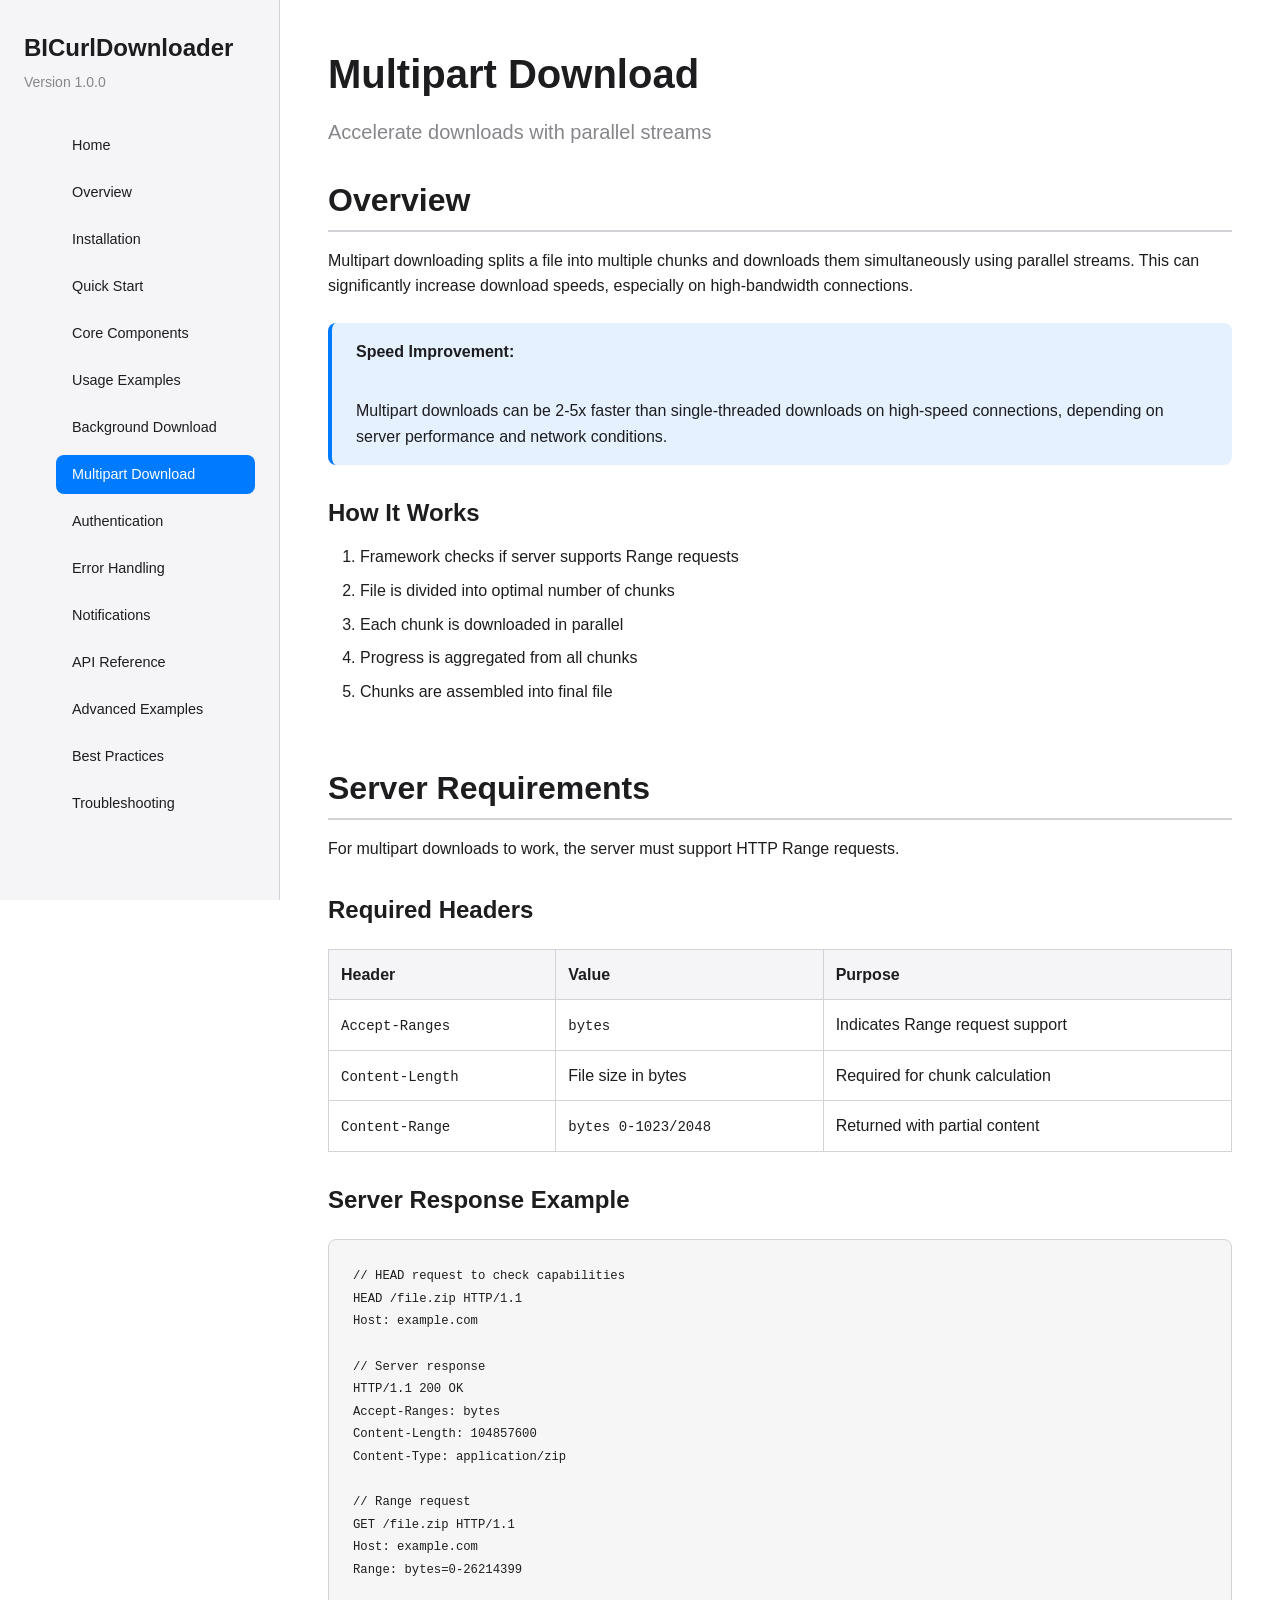
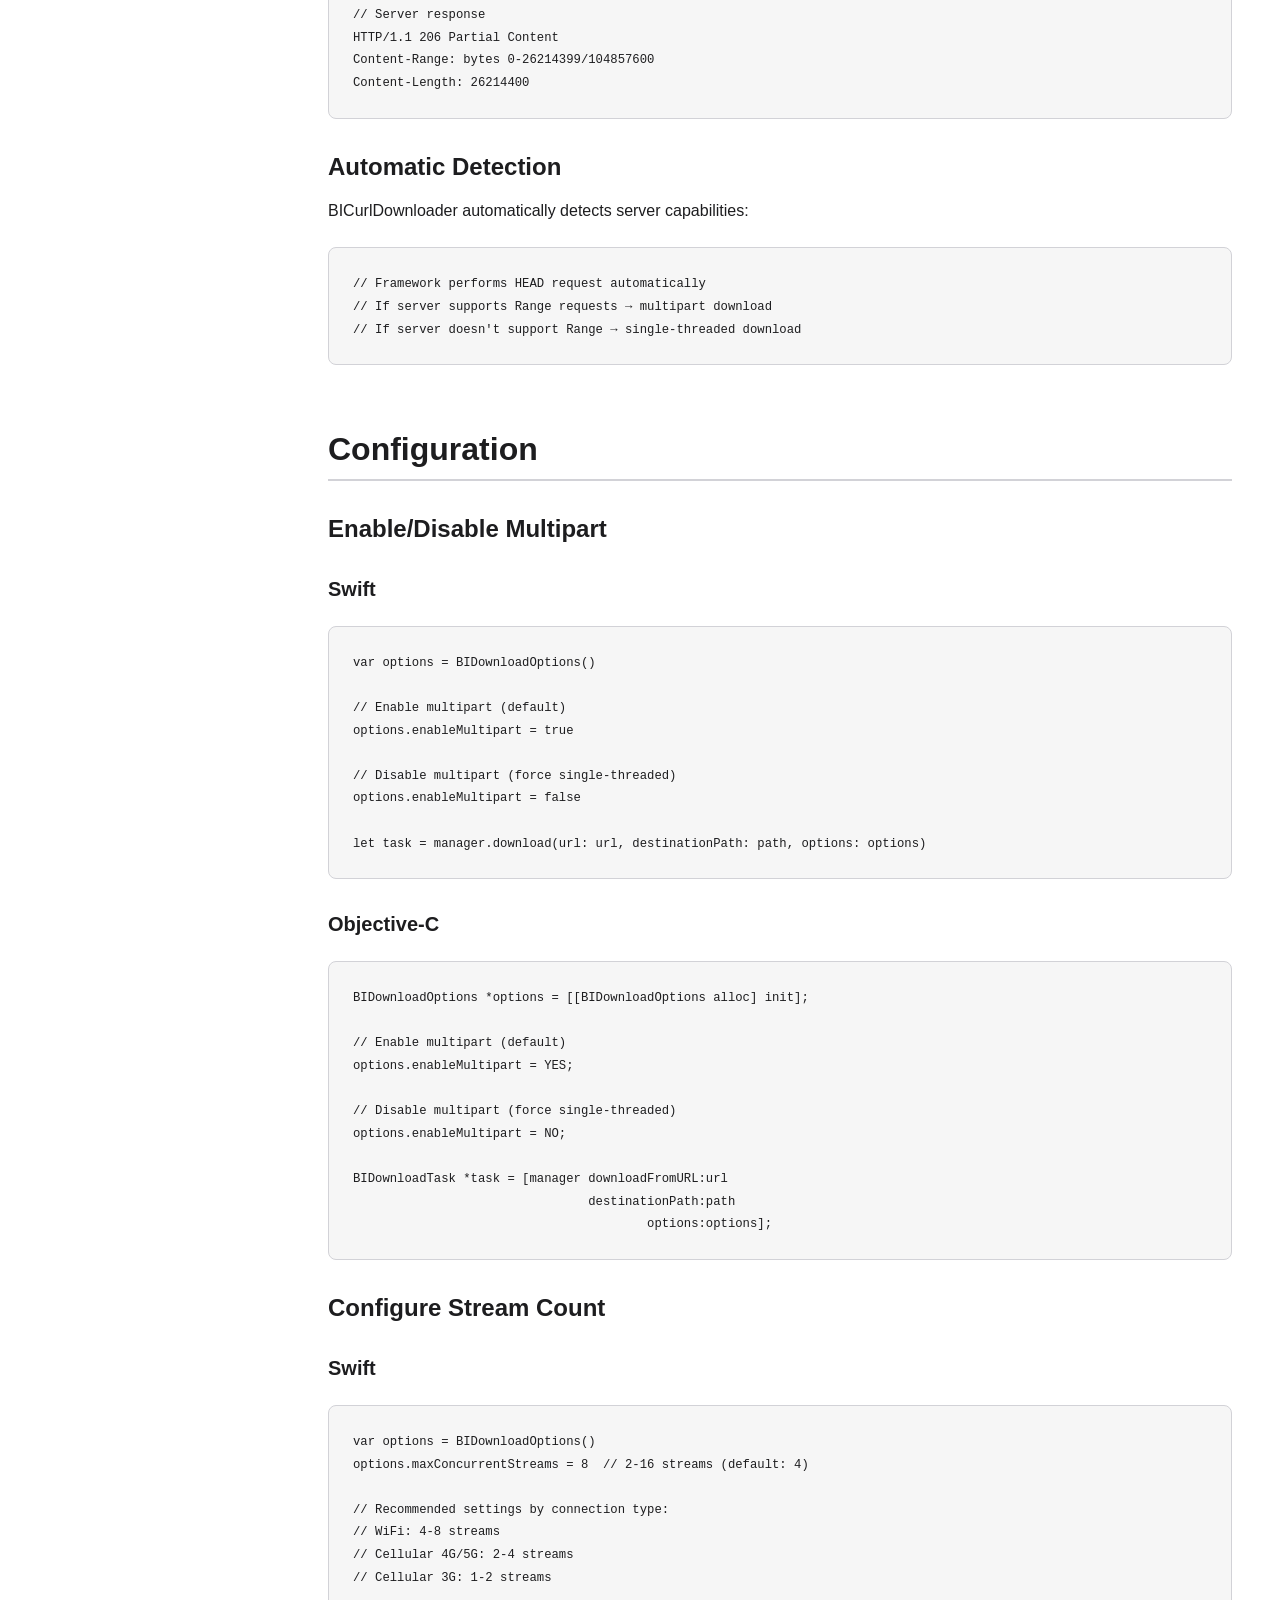
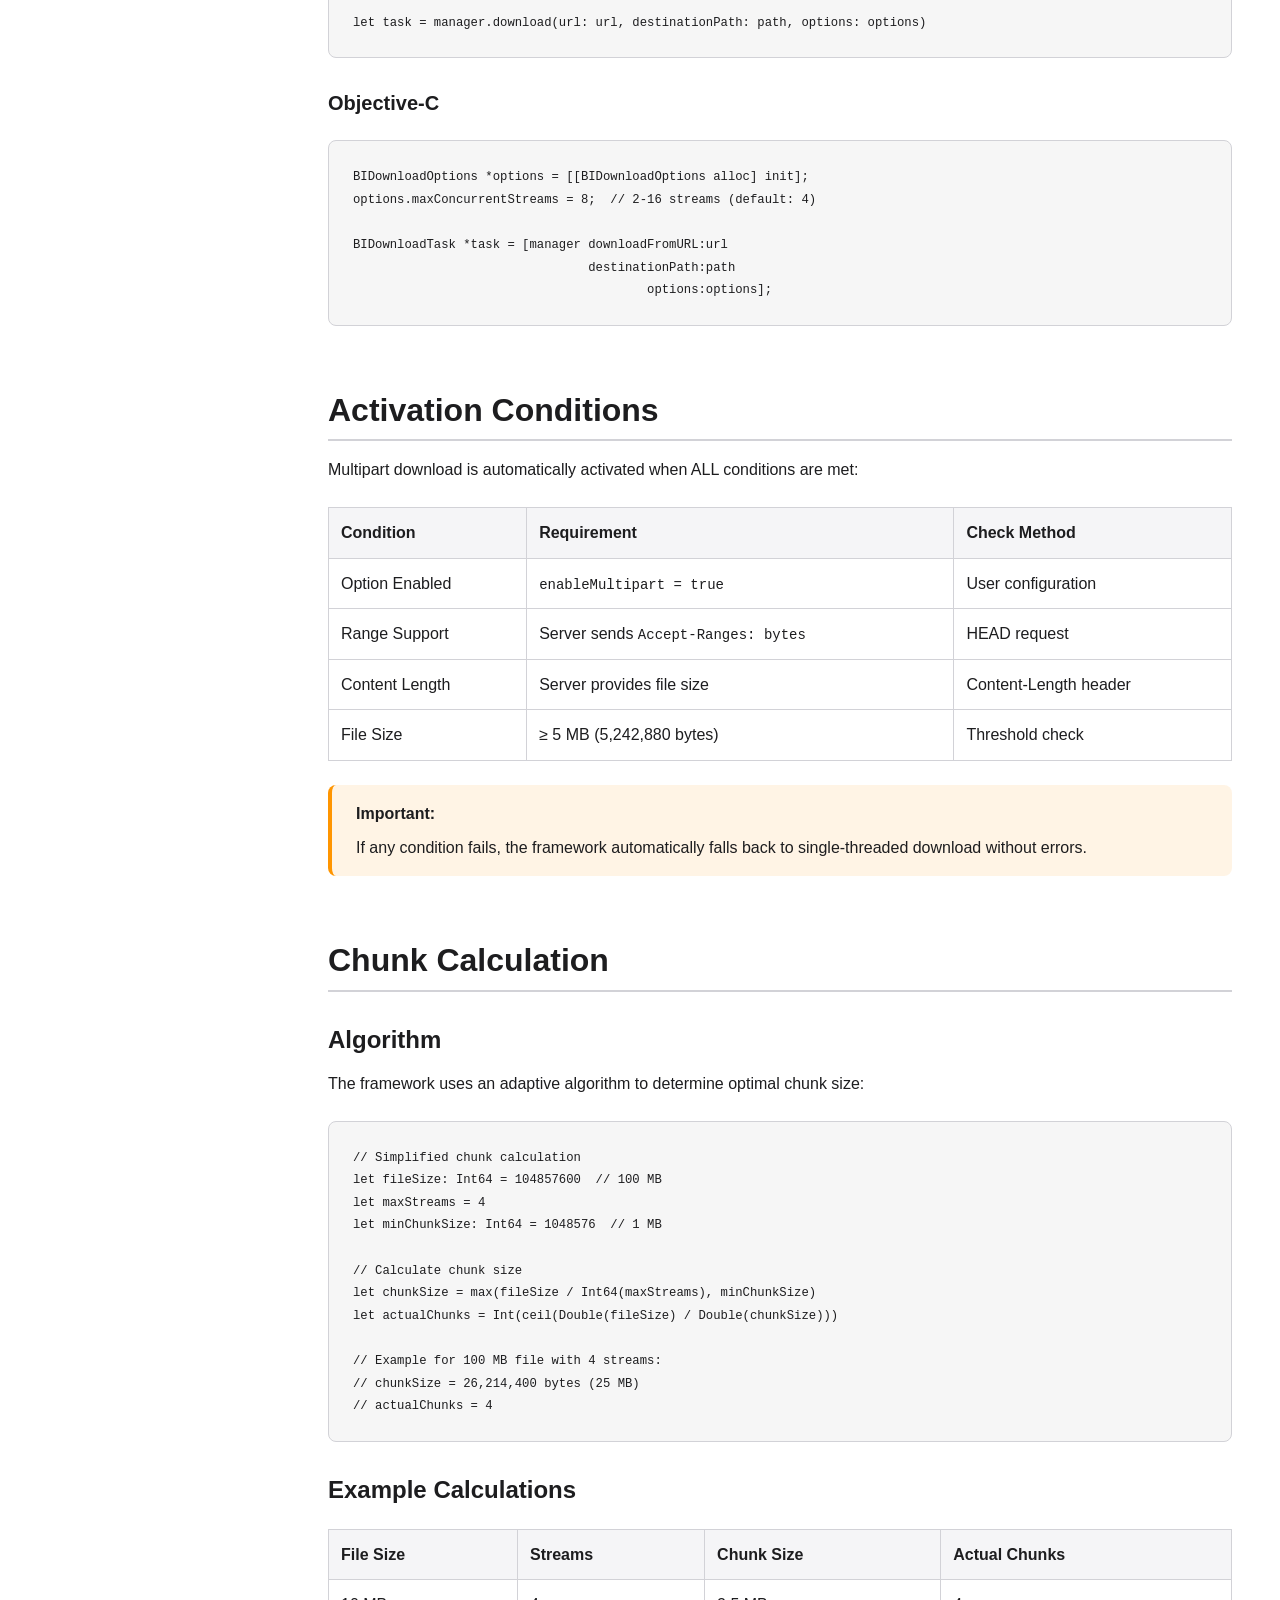
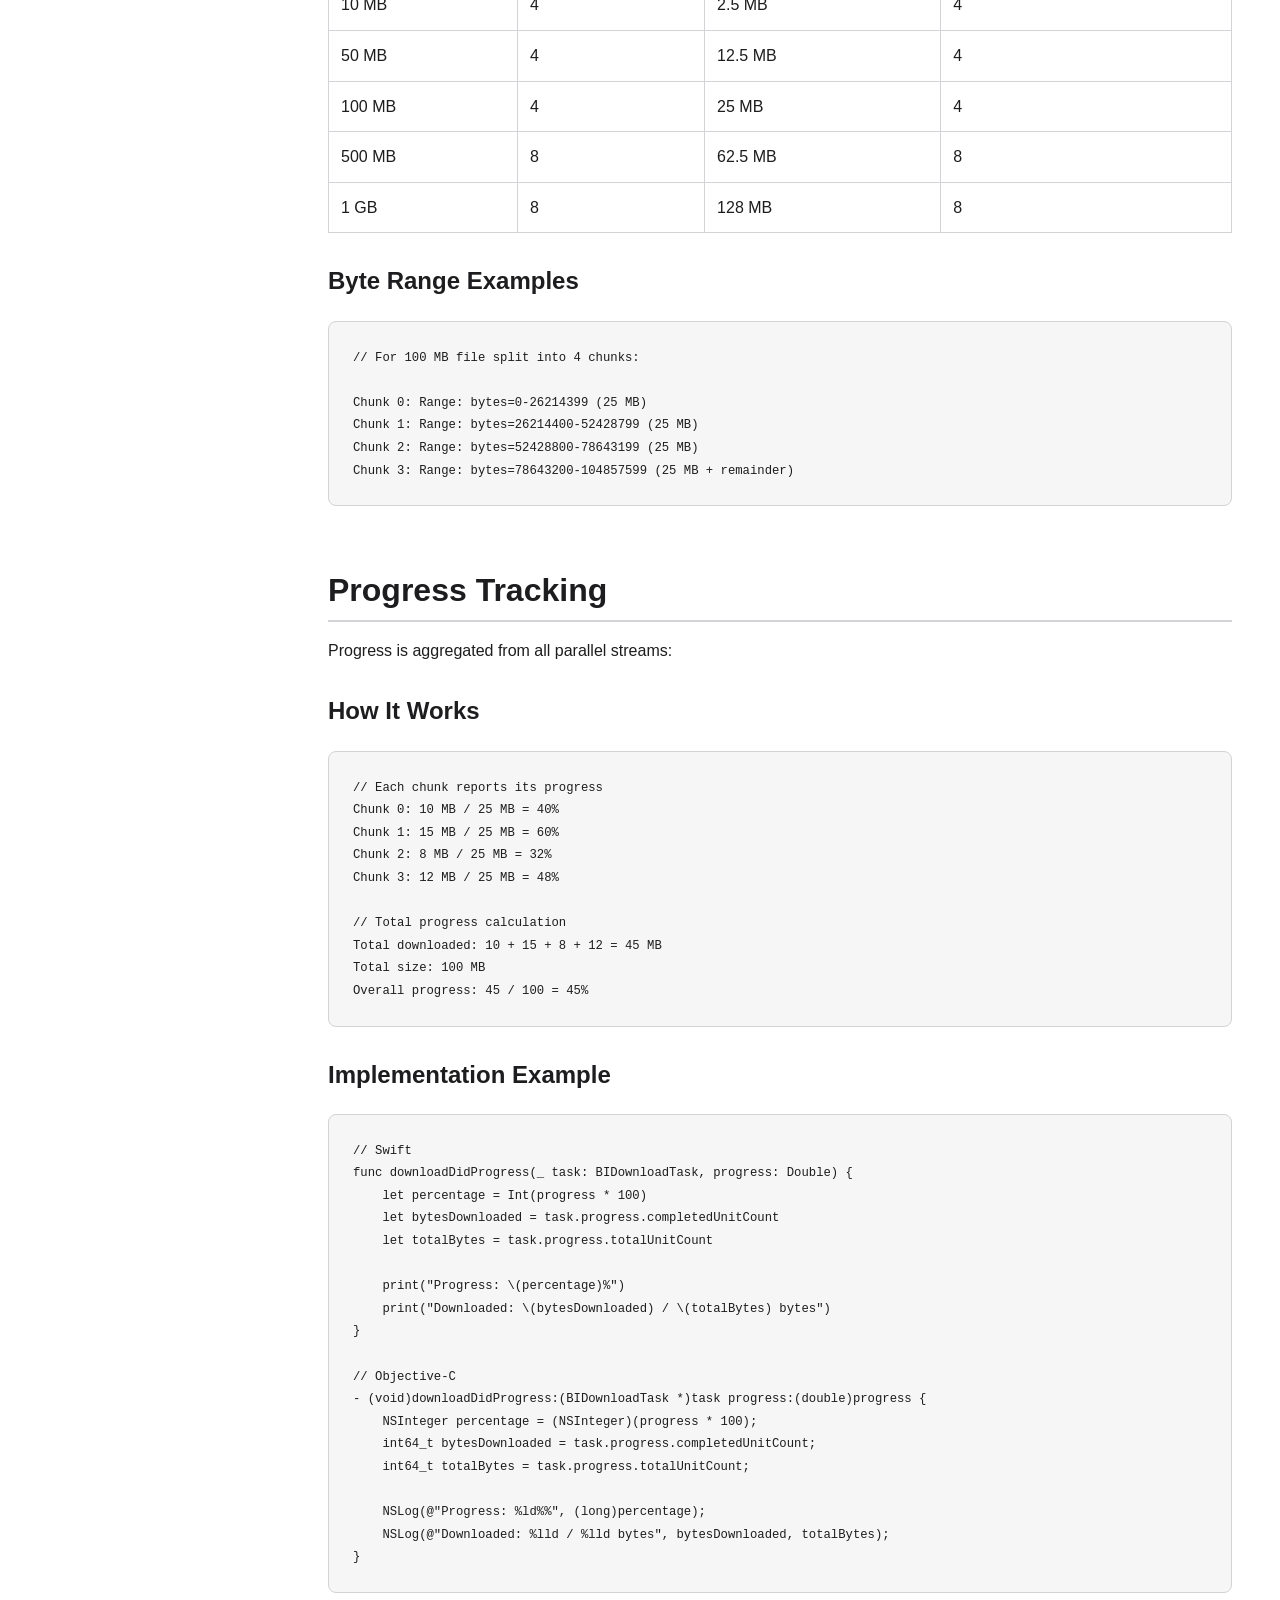
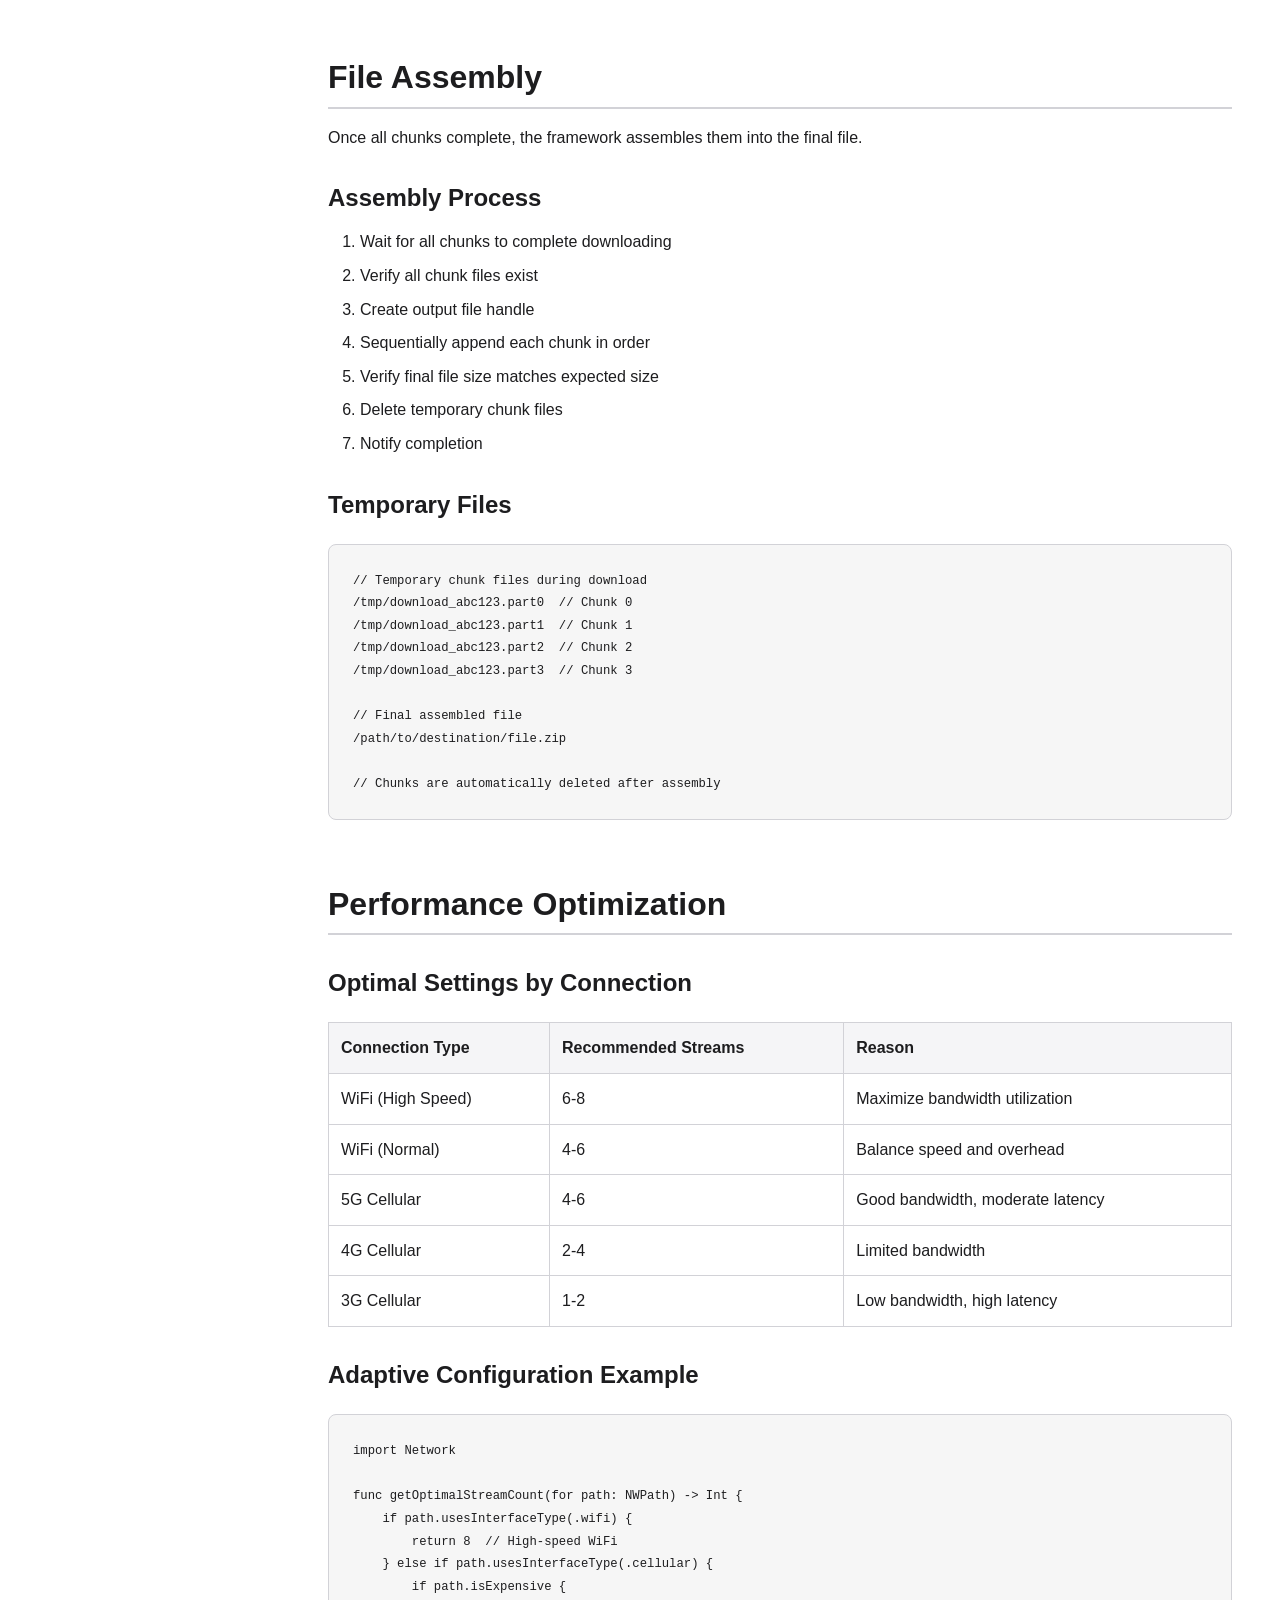
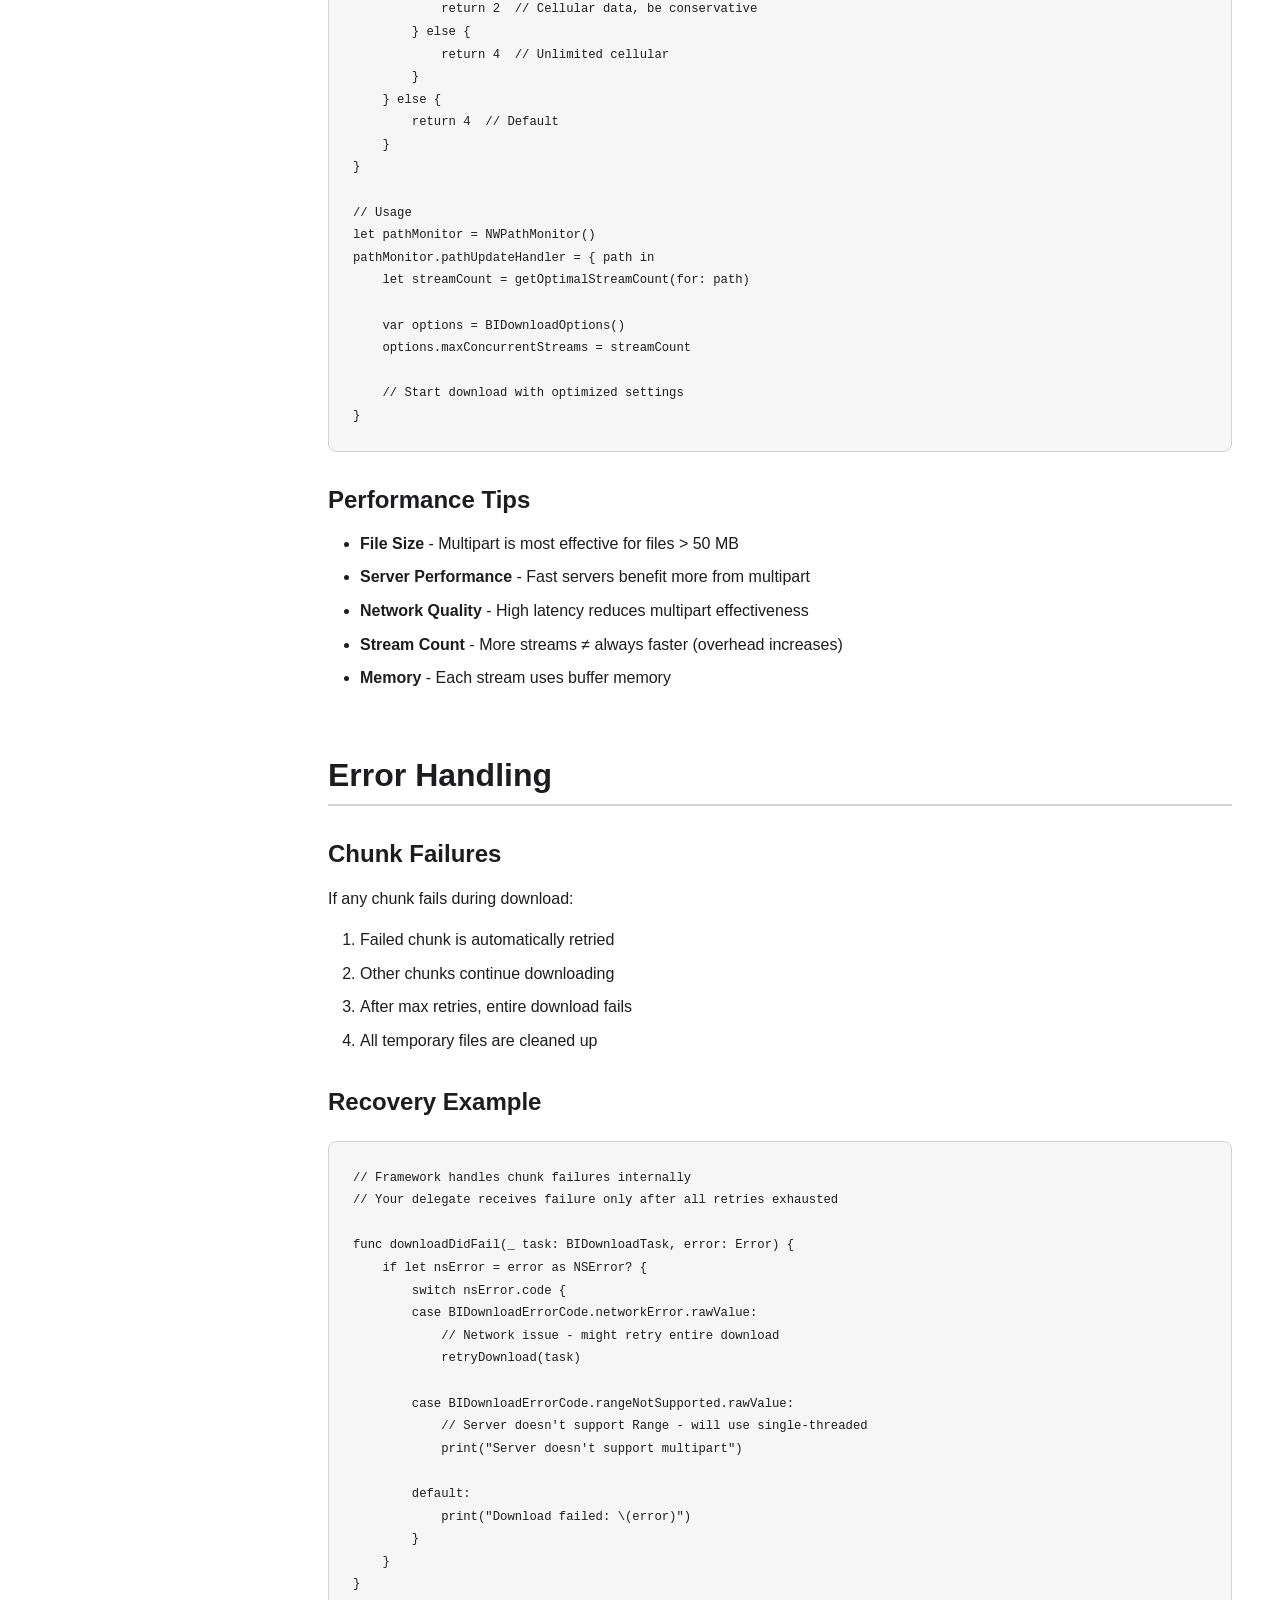
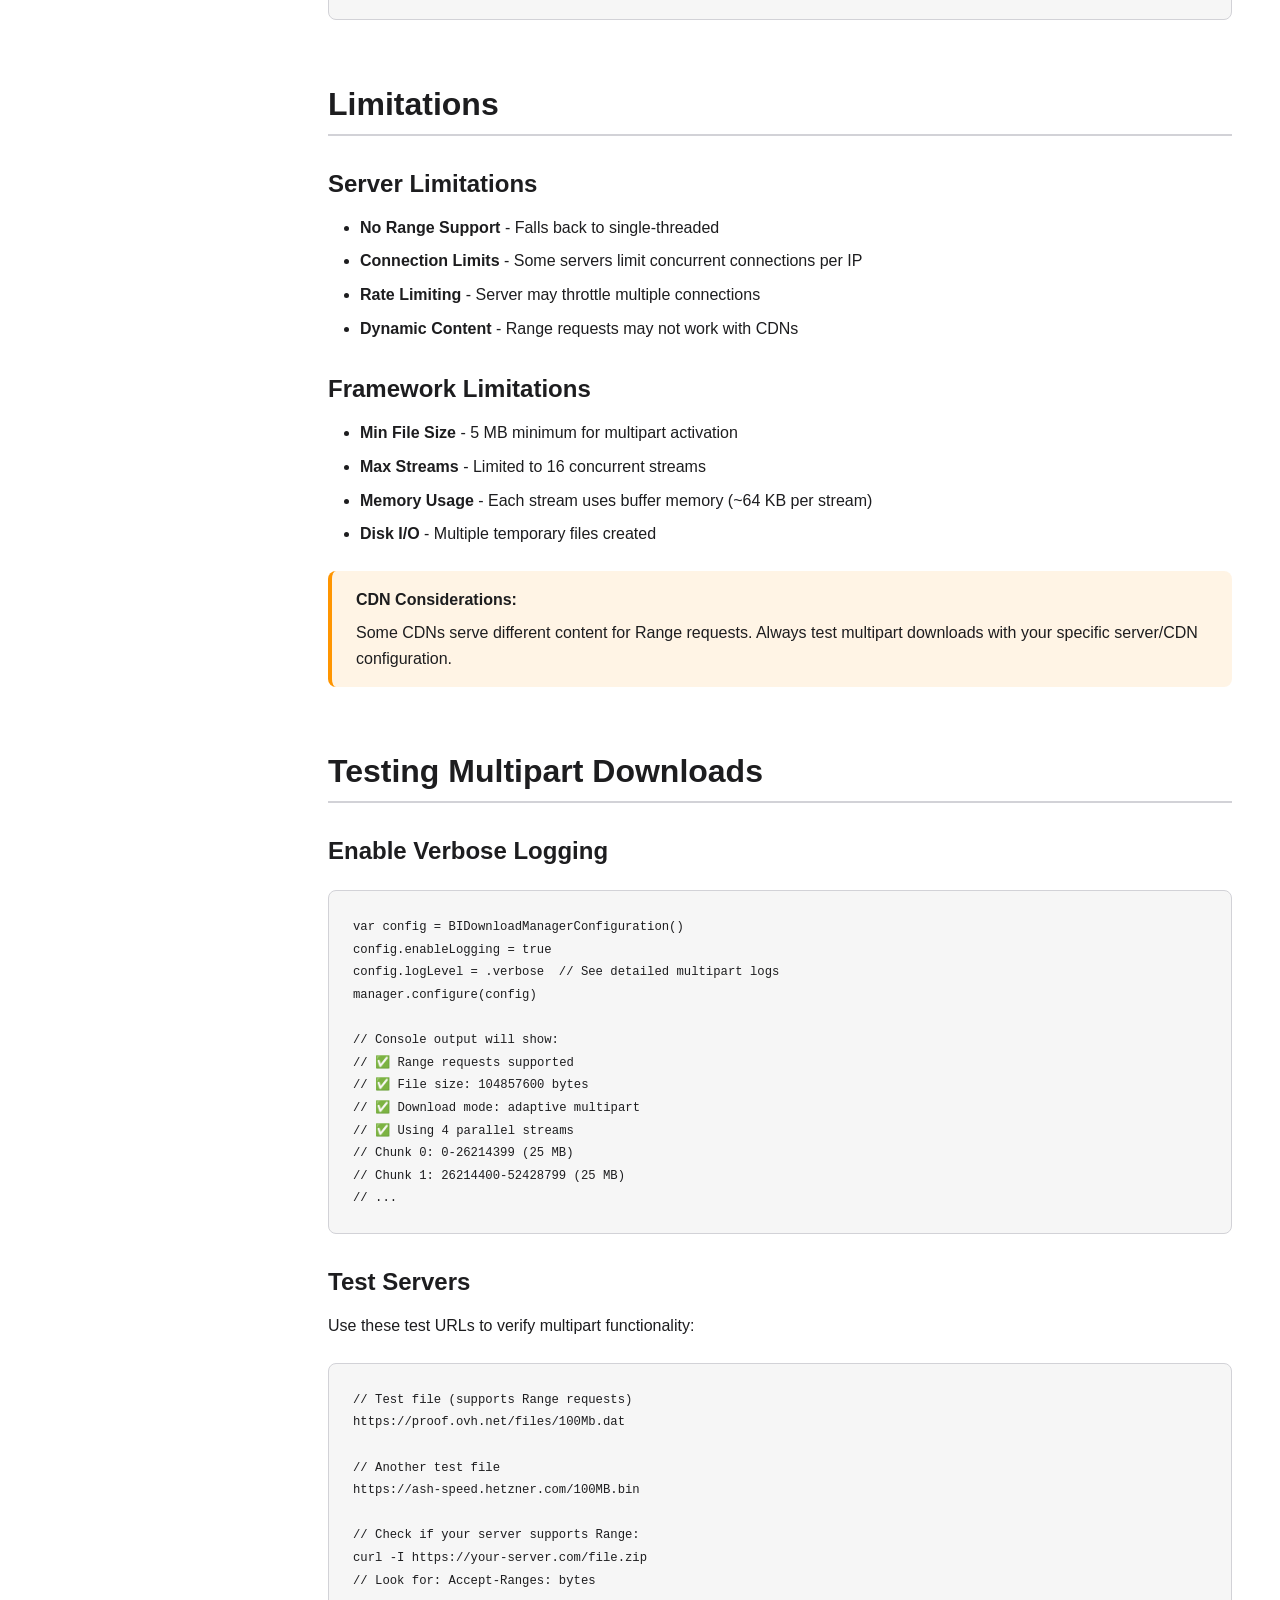
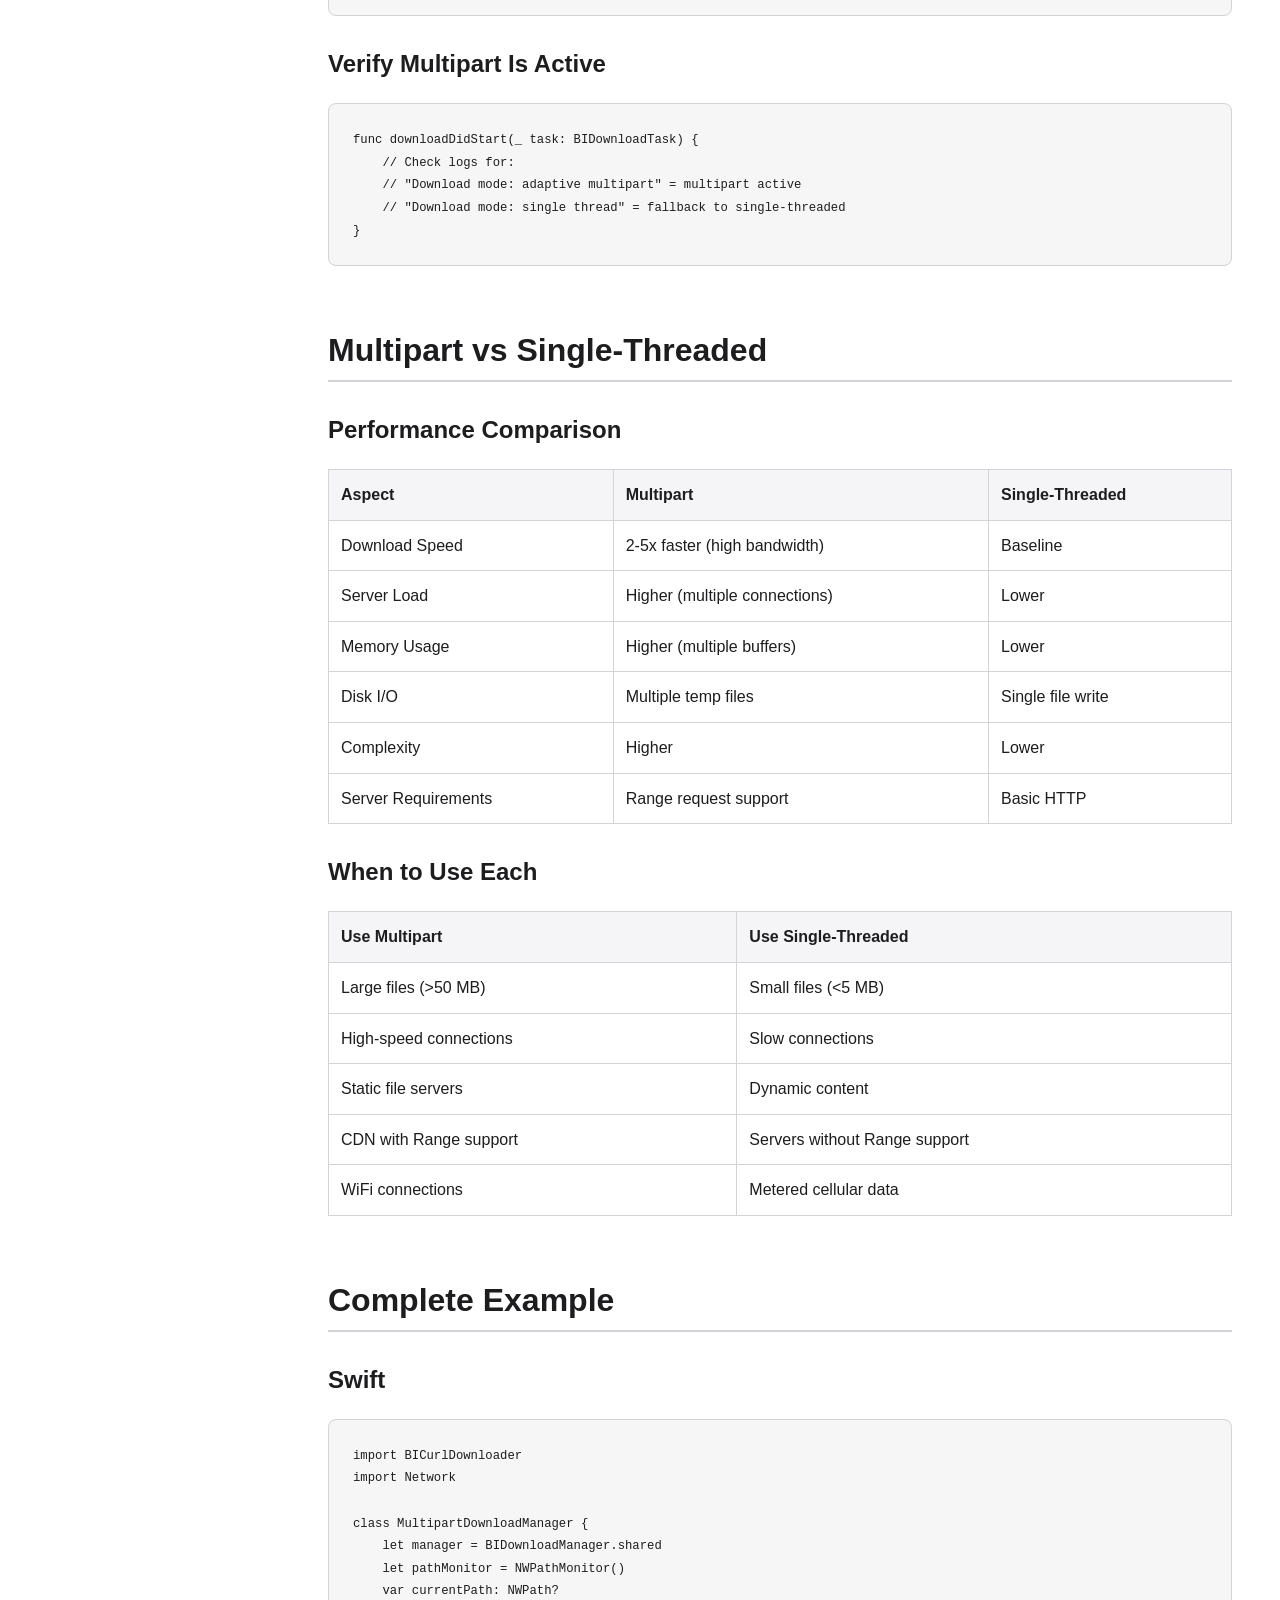
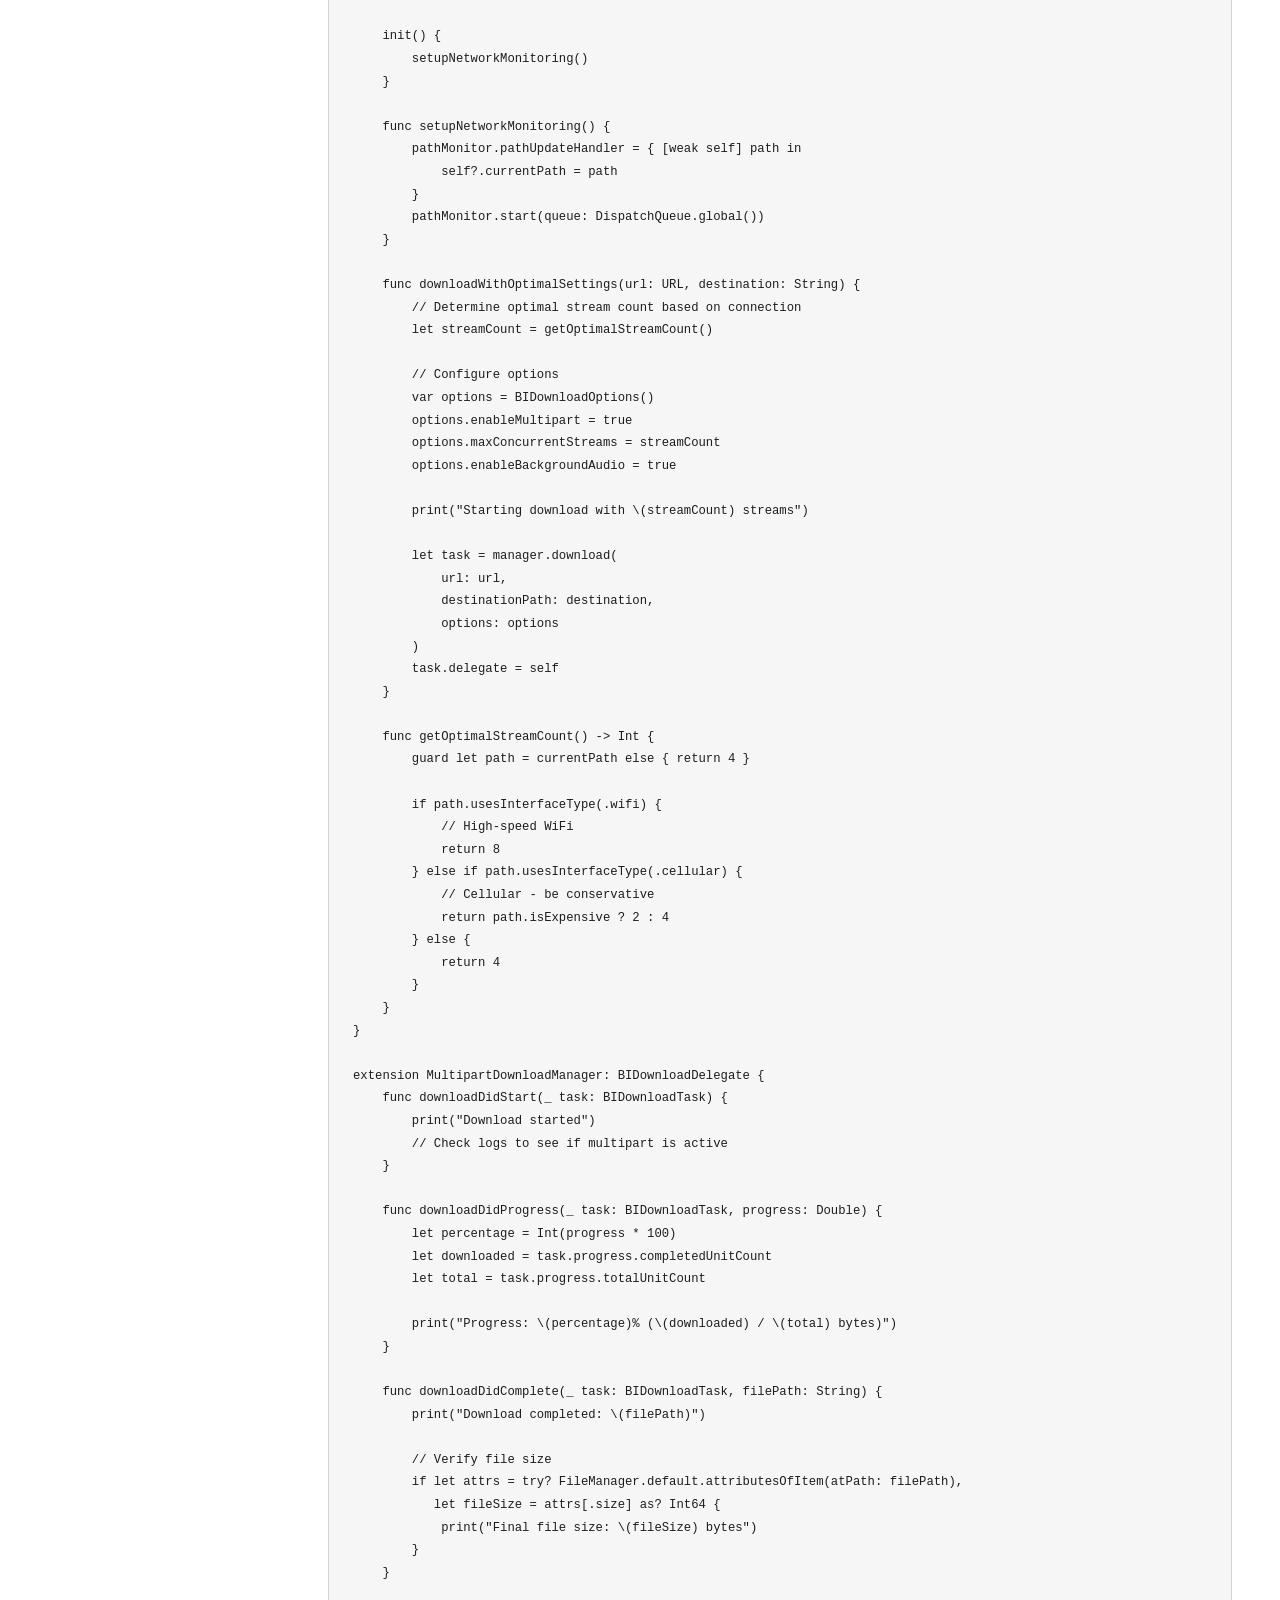
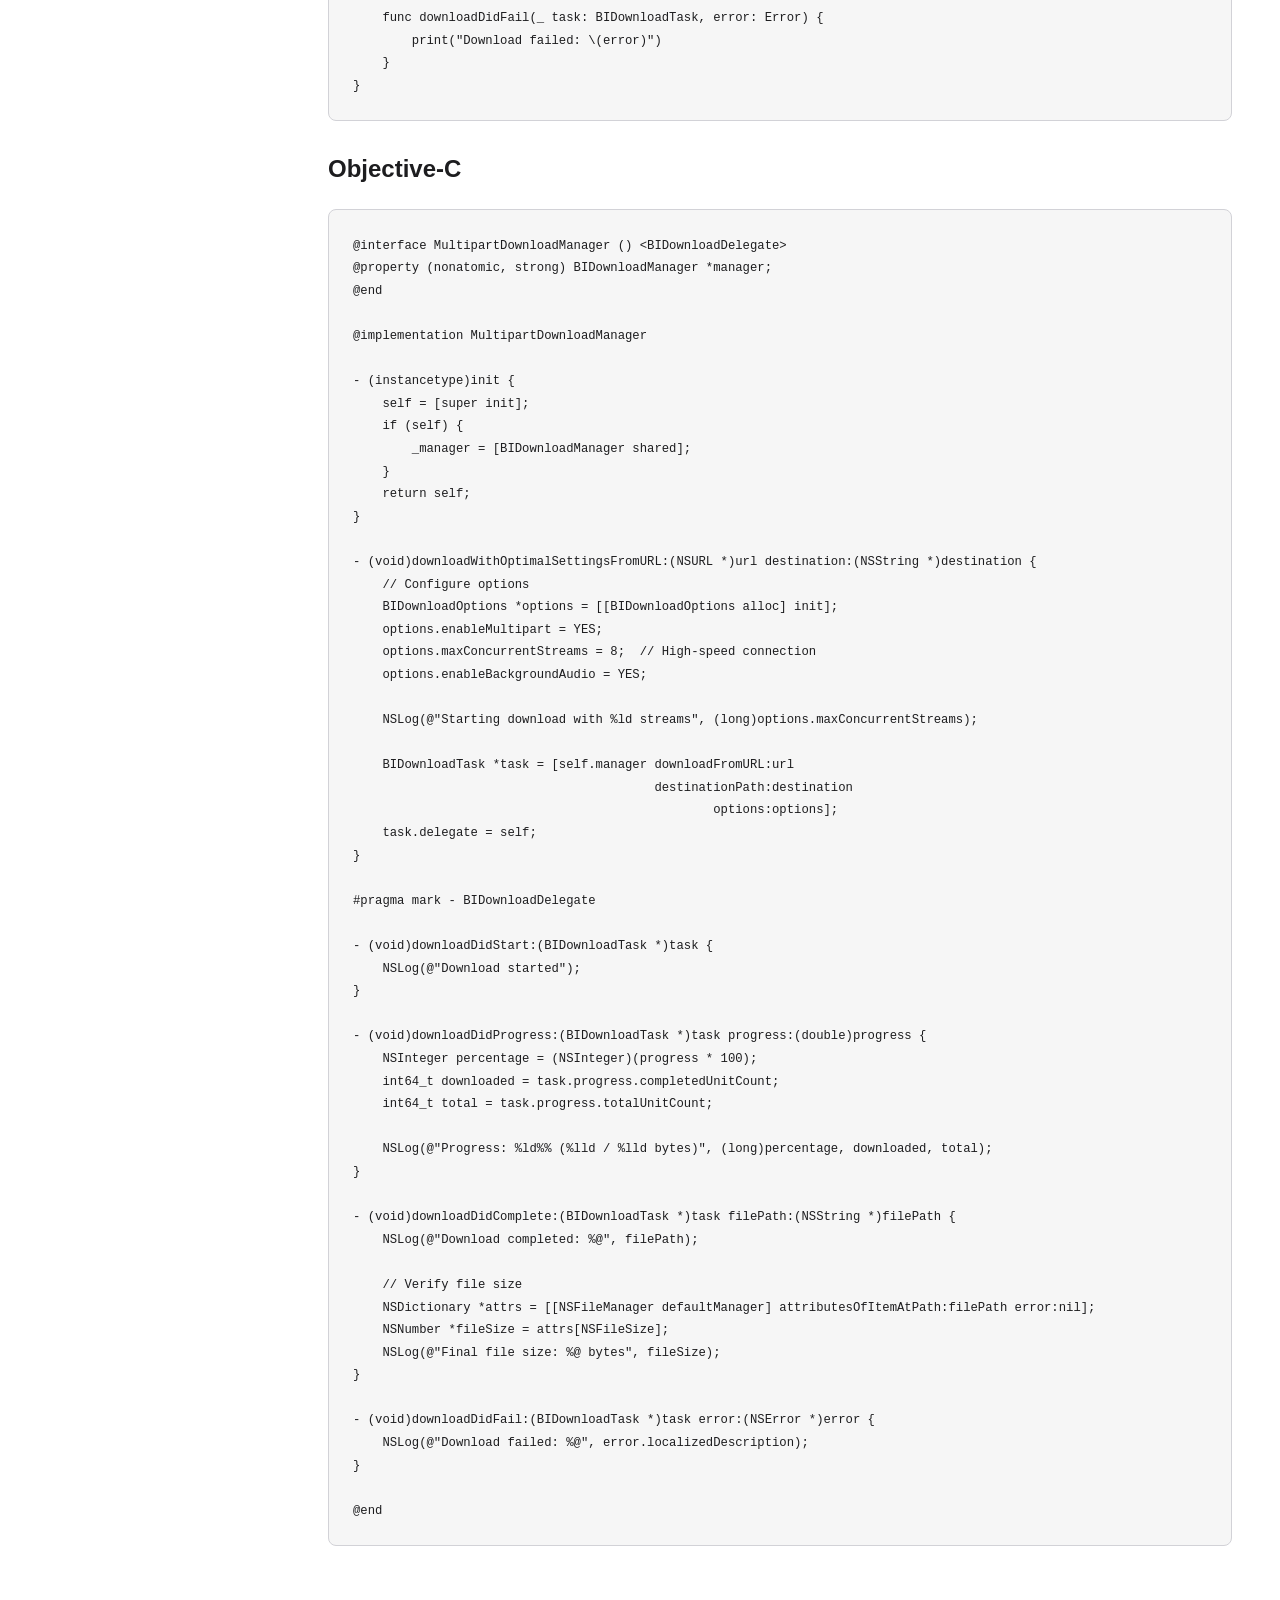
<file: Documentation/multipart-download.html>
<!DOCTYPE html>
<html lang="en">
<head>
    <meta charset="UTF-8">
    <meta name="viewport" content="width=device-width, initial-scale=1.0">
    <title>Multipart Download - BICurlDownloader</title>
    <link rel="stylesheet" href="styles.css">
</head>
<body>
    <div class="container">
        <!-- Sidebar Navigation -->
        <aside class="sidebar">
            <div class="sidebar-header">
                <h1>BICurlDownloader</h1>
                <div class="version">Version 1.0.0</div>
            </div>
            <nav>
                <ul class="nav-menu">
                    <li><a href="index.html">Home</a></li>
                    <li><a href="overview.html">Overview</a></li>
                    <li><a href="installation.html">Installation</a></li>
                    <li><a href="quick-start.html">Quick Start</a></li>
                    <li><a href="core-components.html">Core Components</a></li>
                    <li><a href="usage-examples.html">Usage Examples</a></li>
                    <li><a href="background-download.html">Background Download</a></li>
                    <li><a href="multipart-download.html" class="active">Multipart Download</a></li>
                    <li><a href="authentication.html">Authentication</a></li>
                    <li><a href="error-handling.html">Error Handling</a></li>
                    <li><a href="notifications.html">Notifications</a></li>
                    <li><a href="api-reference.html">API Reference</a></li>
                    <li><a href="advanced-examples.html">Advanced Examples</a></li>
                    <li><a href="best-practices.html">Best Practices</a></li>
                    <li><a href="troubleshooting.html">Troubleshooting</a></li>
                </ul>
            </nav>
        </aside>

        <!-- Main Content -->
        <main class="main-content">
            <h1>Multipart Download</h1>
            <p class="subtitle">Accelerate downloads with parallel streams</p>

            <section id="overview">
                <h2>Overview</h2>
                <p>Multipart downloading splits a file into multiple chunks and downloads them simultaneously using parallel streams. This can significantly increase download speeds, especially on high-bandwidth connections.</p>

                <div class="alert alert-info">
                    <strong>Speed Improvement:</strong><br>
                    Multipart downloads can be 2-5x faster than single-threaded downloads on high-speed connections, depending on server performance and network conditions.
                </div>

                <h3>How It Works</h3>
                <ol>
                    <li>Framework checks if server supports Range requests</li>
                    <li>File is divided into optimal number of chunks</li>
                    <li>Each chunk is downloaded in parallel</li>
                    <li>Progress is aggregated from all chunks</li>
                    <li>Chunks are assembled into final file</li>
                </ol>
            </section>

            <section id="requirements">
                <h2>Server Requirements</h2>
                <p>For multipart downloads to work, the server must support HTTP Range requests.</p>

                <h3>Required Headers</h3>
                <table>
                    <tr>
                        <th>Header</th>
                        <th>Value</th>
                        <th>Purpose</th>
                    </tr>
                    <tr>
                        <td><code>Accept-Ranges</code></td>
                        <td><code>bytes</code></td>
                        <td>Indicates Range request support</td>
                    </tr>
                    <tr>
                        <td><code>Content-Length</code></td>
                        <td>File size in bytes</td>
                        <td>Required for chunk calculation</td>
                    </tr>
                    <tr>
                        <td><code>Content-Range</code></td>
                        <td><code>bytes 0-1023/2048</code></td>
                        <td>Returned with partial content</td>
                    </tr>
                </table>

                <h3>Server Response Example</h3>
                <pre><code>// HEAD request to check capabilities
HEAD /file.zip HTTP/1.1
Host: example.com

// Server response
HTTP/1.1 200 OK
Accept-Ranges: bytes
Content-Length: 104857600
Content-Type: application/zip

// Range request
GET /file.zip HTTP/1.1
Host: example.com
Range: bytes=0-26214399

// Server response
HTTP/1.1 206 Partial Content
Content-Range: bytes 0-26214399/104857600
Content-Length: 26214400</code></pre>

                <h3>Automatic Detection</h3>
                <p>BICurlDownloader automatically detects server capabilities:</p>
                <pre><code>// Framework performs HEAD request automatically
// If server supports Range requests → multipart download
// If server doesn't support Range → single-threaded download</code></pre>
            </section>

            <section id="configuration">
                <h2>Configuration</h2>

                <h3>Enable/Disable Multipart</h3>

                <h4>Swift</h4>
                <pre><code>var options = BIDownloadOptions()

// Enable multipart (default)
options.enableMultipart = true

// Disable multipart (force single-threaded)
options.enableMultipart = false

let task = manager.download(url: url, destinationPath: path, options: options)</code></pre>

                <h4>Objective-C</h4>
                <pre><code>BIDownloadOptions *options = [[BIDownloadOptions alloc] init];

// Enable multipart (default)
options.enableMultipart = YES;

// Disable multipart (force single-threaded)
options.enableMultipart = NO;

BIDownloadTask *task = [manager downloadFromURL:url 
                                destinationPath:path 
                                        options:options];</code></pre>

                <h3>Configure Stream Count</h3>

                <h4>Swift</h4>
                <pre><code>var options = BIDownloadOptions()
options.maxConcurrentStreams = 8  // 2-16 streams (default: 4)

// Recommended settings by connection type:
// WiFi: 4-8 streams
// Cellular 4G/5G: 2-4 streams
// Cellular 3G: 1-2 streams

let task = manager.download(url: url, destinationPath: path, options: options)</code></pre>

                <h4>Objective-C</h4>
                <pre><code>BIDownloadOptions *options = [[BIDownloadOptions alloc] init];
options.maxConcurrentStreams = 8;  // 2-16 streams (default: 4)

BIDownloadTask *task = [manager downloadFromURL:url 
                                destinationPath:path 
                                        options:options];</code></pre>
            </section>

            <section id="activation-conditions">
                <h2>Activation Conditions</h2>
                <p>Multipart download is automatically activated when ALL conditions are met:</p>

                <table>
                    <tr>
                        <th>Condition</th>
                        <th>Requirement</th>
                        <th>Check Method</th>
                    </tr>
                    <tr>
                        <td>Option Enabled</td>
                        <td><code>enableMultipart = true</code></td>
                        <td>User configuration</td>
                    </tr>
                    <tr>
                        <td>Range Support</td>
                        <td>Server sends <code>Accept-Ranges: bytes</code></td>
                        <td>HEAD request</td>
                    </tr>
                    <tr>
                        <td>Content Length</td>
                        <td>Server provides file size</td>
                        <td>Content-Length header</td>
                    </tr>
                    <tr>
                        <td>File Size</td>
                        <td>≥ 5 MB (5,242,880 bytes)</td>
                        <td>Threshold check</td>
                    </tr>
                </table>

                <div class="alert alert-warning">
                    <strong>Important:</strong> If any condition fails, the framework automatically falls back to single-threaded download without errors.
                </div>
            </section>

            <section id="chunk-calculation">
                <h2>Chunk Calculation</h2>

                <h3>Algorithm</h3>
                <p>The framework uses an adaptive algorithm to determine optimal chunk size:</p>

                <pre><code>// Simplified chunk calculation
let fileSize: Int64 = 104857600  // 100 MB
let maxStreams = 4
let minChunkSize: Int64 = 1048576  // 1 MB

// Calculate chunk size
let chunkSize = max(fileSize / Int64(maxStreams), minChunkSize)
let actualChunks = Int(ceil(Double(fileSize) / Double(chunkSize)))

// Example for 100 MB file with 4 streams:
// chunkSize = 26,214,400 bytes (25 MB)
// actualChunks = 4</code></pre>

                <h3>Example Calculations</h3>
                <table>
                    <tr>
                        <th>File Size</th>
                        <th>Streams</th>
                        <th>Chunk Size</th>
                        <th>Actual Chunks</th>
                    </tr>
                    <tr>
                        <td>10 MB</td>
                        <td>4</td>
                        <td>2.5 MB</td>
                        <td>4</td>
                    </tr>
                    <tr>
                        <td>50 MB</td>
                        <td>4</td>
                        <td>12.5 MB</td>
                        <td>4</td>
                    </tr>
                    <tr>
                        <td>100 MB</td>
                        <td>4</td>
                        <td>25 MB</td>
                        <td>4</td>
                    </tr>
                    <tr>
                        <td>500 MB</td>
                        <td>8</td>
                        <td>62.5 MB</td>
                        <td>8</td>
                    </tr>
                    <tr>
                        <td>1 GB</td>
                        <td>8</td>
                        <td>128 MB</td>
                        <td>8</td>
                    </tr>
                </table>

                <h3>Byte Range Examples</h3>
                <pre><code>// For 100 MB file split into 4 chunks:

Chunk 0: Range: bytes=0-26214399 (25 MB)
Chunk 1: Range: bytes=26214400-52428799 (25 MB)
Chunk 2: Range: bytes=52428800-78643199 (25 MB)
Chunk 3: Range: bytes=78643200-104857599 (25 MB + remainder)</code></pre>
            </section>

            <section id="progress-tracking">
                <h2>Progress Tracking</h2>
                <p>Progress is aggregated from all parallel streams:</p>

                <h3>How It Works</h3>
                <pre><code>// Each chunk reports its progress
Chunk 0: 10 MB / 25 MB = 40%
Chunk 1: 15 MB / 25 MB = 60%
Chunk 2: 8 MB / 25 MB = 32%
Chunk 3: 12 MB / 25 MB = 48%

// Total progress calculation
Total downloaded: 10 + 15 + 8 + 12 = 45 MB
Total size: 100 MB
Overall progress: 45 / 100 = 45%</code></pre>

                <h3>Implementation Example</h3>
                <pre><code>// Swift
func downloadDidProgress(_ task: BIDownloadTask, progress: Double) {
    let percentage = Int(progress * 100)
    let bytesDownloaded = task.progress.completedUnitCount
    let totalBytes = task.progress.totalUnitCount
    
    print("Progress: \(percentage)%")
    print("Downloaded: \(bytesDownloaded) / \(totalBytes) bytes")
}

// Objective-C
- (void)downloadDidProgress:(BIDownloadTask *)task progress:(double)progress {
    NSInteger percentage = (NSInteger)(progress * 100);
    int64_t bytesDownloaded = task.progress.completedUnitCount;
    int64_t totalBytes = task.progress.totalUnitCount;
    
    NSLog(@"Progress: %ld%%", (long)percentage);
    NSLog(@"Downloaded: %lld / %lld bytes", bytesDownloaded, totalBytes);
}</code></pre>
            </section>

            <section id="assembly">
                <h2>File Assembly</h2>
                <p>Once all chunks complete, the framework assembles them into the final file.</p>

                <h3>Assembly Process</h3>
                <ol>
                    <li>Wait for all chunks to complete downloading</li>
                    <li>Verify all chunk files exist</li>
                    <li>Create output file handle</li>
                    <li>Sequentially append each chunk in order</li>
                    <li>Verify final file size matches expected size</li>
                    <li>Delete temporary chunk files</li>
                    <li>Notify completion</li>
                </ol>

                <h3>Temporary Files</h3>
                <pre><code>// Temporary chunk files during download
/tmp/download_abc123.part0  // Chunk 0
/tmp/download_abc123.part1  // Chunk 1
/tmp/download_abc123.part2  // Chunk 2
/tmp/download_abc123.part3  // Chunk 3

// Final assembled file
/path/to/destination/file.zip

// Chunks are automatically deleted after assembly</code></pre>
            </section>

            <section id="performance">
                <h2>Performance Optimization</h2>

                <h3>Optimal Settings by Connection</h3>
                <table>
                    <tr>
                        <th>Connection Type</th>
                        <th>Recommended Streams</th>
                        <th>Reason</th>
                    </tr>
                    <tr>
                        <td>WiFi (High Speed)</td>
                        <td>6-8</td>
                        <td>Maximize bandwidth utilization</td>
                    </tr>
                    <tr>
                        <td>WiFi (Normal)</td>
                        <td>4-6</td>
                        <td>Balance speed and overhead</td>
                    </tr>
                    <tr>
                        <td>5G Cellular</td>
                        <td>4-6</td>
                        <td>Good bandwidth, moderate latency</td>
                    </tr>
                    <tr>
                        <td>4G Cellular</td>
                        <td>2-4</td>
                        <td>Limited bandwidth</td>
                    </tr>
                    <tr>
                        <td>3G Cellular</td>
                        <td>1-2</td>
                        <td>Low bandwidth, high latency</td>
                    </tr>
                </table>

                <h3>Adaptive Configuration Example</h3>
                <pre><code>import Network

func getOptimalStreamCount(for path: NWPath) -> Int {
    if path.usesInterfaceType(.wifi) {
        return 8  // High-speed WiFi
    } else if path.usesInterfaceType(.cellular) {
        if path.isExpensive {
            return 2  // Cellular data, be conservative
        } else {
            return 4  // Unlimited cellular
        }
    } else {
        return 4  // Default
    }
}

// Usage
let pathMonitor = NWPathMonitor()
pathMonitor.pathUpdateHandler = { path in
    let streamCount = getOptimalStreamCount(for: path)
    
    var options = BIDownloadOptions()
    options.maxConcurrentStreams = streamCount
    
    // Start download with optimized settings
}</code></pre>

                <h3>Performance Tips</h3>
                <ul>
                    <li><strong>File Size</strong> - Multipart is most effective for files > 50 MB</li>
                    <li><strong>Server Performance</strong> - Fast servers benefit more from multipart</li>
                    <li><strong>Network Quality</strong> - High latency reduces multipart effectiveness</li>
                    <li><strong>Stream Count</strong> - More streams ≠ always faster (overhead increases)</li>
                    <li><strong>Memory</strong> - Each stream uses buffer memory</li>
                </ul>
            </section>

            <section id="error-handling">
                <h2>Error Handling</h2>

                <h3>Chunk Failures</h3>
                <p>If any chunk fails during download:</p>
                <ol>
                    <li>Failed chunk is automatically retried</li>
                    <li>Other chunks continue downloading</li>
                    <li>After max retries, entire download fails</li>
                    <li>All temporary files are cleaned up</li>
                </ol>

                <h3>Recovery Example</h3>
                <pre><code>// Framework handles chunk failures internally
// Your delegate receives failure only after all retries exhausted

func downloadDidFail(_ task: BIDownloadTask, error: Error) {
    if let nsError = error as NSError? {
        switch nsError.code {
        case BIDownloadErrorCode.networkError.rawValue:
            // Network issue - might retry entire download
            retryDownload(task)
            
        case BIDownloadErrorCode.rangeNotSupported.rawValue:
            // Server doesn't support Range - will use single-threaded
            print("Server doesn't support multipart")
            
        default:
            print("Download failed: \(error)")
        }
    }
}</code></pre>
            </section>

            <section id="limitations">
                <h2>Limitations</h2>

                <h3>Server Limitations</h3>
                <ul>
                    <li><strong>No Range Support</strong> - Falls back to single-threaded</li>
                    <li><strong>Connection Limits</strong> - Some servers limit concurrent connections per IP</li>
                    <li><strong>Rate Limiting</strong> - Server may throttle multiple connections</li>
                    <li><strong>Dynamic Content</strong> - Range requests may not work with CDNs</li>
                </ul>

                <h3>Framework Limitations</h3>
                <ul>
                    <li><strong>Min File Size</strong> - 5 MB minimum for multipart activation</li>
                    <li><strong>Max Streams</strong> - Limited to 16 concurrent streams</li>
                    <li><strong>Memory Usage</strong> - Each stream uses buffer memory (~64 KB per stream)</li>
                    <li><strong>Disk I/O</strong> - Multiple temporary files created</li>
                </ul>

                <div class="alert alert-warning">
                    <strong>CDN Considerations:</strong> Some CDNs serve different content for Range requests. Always test multipart downloads with your specific server/CDN configuration.
                </div>
            </section>

            <section id="testing">
                <h2>Testing Multipart Downloads</h2>

                <h3>Enable Verbose Logging</h3>
                <pre><code>var config = BIDownloadManagerConfiguration()
config.enableLogging = true
config.logLevel = .verbose  // See detailed multipart logs
manager.configure(config)

// Console output will show:
// ✅ Range requests supported
// ✅ File size: 104857600 bytes
// ✅ Download mode: adaptive multipart
// ✅ Using 4 parallel streams
// Chunk 0: 0-26214399 (25 MB)
// Chunk 1: 26214400-52428799 (25 MB)
// ...</code></pre>

                <h3>Test Servers</h3>
                <p>Use these test URLs to verify multipart functionality:</p>
                <pre><code>// Test file (supports Range requests)
https://proof.ovh.net/files/100Mb.dat

// Another test file
https://ash-speed.hetzner.com/100MB.bin

// Check if your server supports Range:
curl -I https://your-server.com/file.zip
// Look for: Accept-Ranges: bytes</code></pre>

                <h3>Verify Multipart Is Active</h3>
                <pre><code>func downloadDidStart(_ task: BIDownloadTask) {
    // Check logs for:
    // "Download mode: adaptive multipart" = multipart active
    // "Download mode: single thread" = fallback to single-threaded
}</code></pre>
            </section>

            <section id="comparison">
                <h2>Multipart vs Single-Threaded</h2>

                <h3>Performance Comparison</h3>
                <table>
                    <tr>
                        <th>Aspect</th>
                        <th>Multipart</th>
                        <th>Single-Threaded</th>
                    </tr>
                    <tr>
                        <td>Download Speed</td>
                        <td>2-5x faster (high bandwidth)</td>
                        <td>Baseline</td>
                    </tr>
                    <tr>
                        <td>Server Load</td>
                        <td>Higher (multiple connections)</td>
                        <td>Lower</td>
                    </tr>
                    <tr>
                        <td>Memory Usage</td>
                        <td>Higher (multiple buffers)</td>
                        <td>Lower</td>
                    </tr>
                    <tr>
                        <td>Disk I/O</td>
                        <td>Multiple temp files</td>
                        <td>Single file write</td>
                    </tr>
                    <tr>
                        <td>Complexity</td>
                        <td>Higher</td>
                        <td>Lower</td>
                    </tr>
                    <tr>
                        <td>Server Requirements</td>
                        <td>Range request support</td>
                        <td>Basic HTTP</td>
                    </tr>
                </table>

                <h3>When to Use Each</h3>
                <table>
                    <tr>
                        <th>Use Multipart</th>
                        <th>Use Single-Threaded</th>
                    </tr>
                    <tr>
                        <td>Large files (>50 MB)</td>
                        <td>Small files (<5 MB)</td>
                    </tr>
                    <tr>
                        <td>High-speed connections</td>
                        <td>Slow connections</td>
                    </tr>
                    <tr>
                        <td>Static file servers</td>
                        <td>Dynamic content</td>
                    </tr>
                    <tr>
                        <td>CDN with Range support</td>
                        <td>Servers without Range support</td>
                    </tr>
                    <tr>
                        <td>WiFi connections</td>
                        <td>Metered cellular data</td>
                    </tr>
                </table>
            </section>

            <section id="example">
                <h2>Complete Example</h2>

                <h3>Swift</h3>
                <pre><code>import BICurlDownloader
import Network

class MultipartDownloadManager {
    let manager = BIDownloadManager.shared
    let pathMonitor = NWPathMonitor()
    var currentPath: NWPath?
    
    init() {
        setupNetworkMonitoring()
    }
    
    func setupNetworkMonitoring() {
        pathMonitor.pathUpdateHandler = { [weak self] path in
            self?.currentPath = path
        }
        pathMonitor.start(queue: DispatchQueue.global())
    }
    
    func downloadWithOptimalSettings(url: URL, destination: String) {
        // Determine optimal stream count based on connection
        let streamCount = getOptimalStreamCount()
        
        // Configure options
        var options = BIDownloadOptions()
        options.enableMultipart = true
        options.maxConcurrentStreams = streamCount
        options.enableBackgroundAudio = true
        
        print("Starting download with \(streamCount) streams")
        
        let task = manager.download(
            url: url,
            destinationPath: destination,
            options: options
        )
        task.delegate = self
    }
    
    func getOptimalStreamCount() -> Int {
        guard let path = currentPath else { return 4 }
        
        if path.usesInterfaceType(.wifi) {
            // High-speed WiFi
            return 8
        } else if path.usesInterfaceType(.cellular) {
            // Cellular - be conservative
            return path.isExpensive ? 2 : 4
        } else {
            return 4
        }
    }
}

extension MultipartDownloadManager: BIDownloadDelegate {
    func downloadDidStart(_ task: BIDownloadTask) {
        print("Download started")
        // Check logs to see if multipart is active
    }
    
    func downloadDidProgress(_ task: BIDownloadTask, progress: Double) {
        let percentage = Int(progress * 100)
        let downloaded = task.progress.completedUnitCount
        let total = task.progress.totalUnitCount
        
        print("Progress: \(percentage)% (\(downloaded) / \(total) bytes)")
    }
    
    func downloadDidComplete(_ task: BIDownloadTask, filePath: String) {
        print("Download completed: \(filePath)")
        
        // Verify file size
        if let attrs = try? FileManager.default.attributesOfItem(atPath: filePath),
           let fileSize = attrs[.size] as? Int64 {
            print("Final file size: \(fileSize) bytes")
        }
    }
    
    func downloadDidFail(_ task: BIDownloadTask, error: Error) {
        print("Download failed: \(error)")
    }
}</code></pre>

                <h3>Objective-C</h3>
                <pre><code>@interface MultipartDownloadManager () &lt;BIDownloadDelegate&gt;
@property (nonatomic, strong) BIDownloadManager *manager;
@end

@implementation MultipartDownloadManager

- (instancetype)init {
    self = [super init];
    if (self) {
        _manager = [BIDownloadManager shared];
    }
    return self;
}

- (void)downloadWithOptimalSettingsFromURL:(NSURL *)url destination:(NSString *)destination {
    // Configure options
    BIDownloadOptions *options = [[BIDownloadOptions alloc] init];
    options.enableMultipart = YES;
    options.maxConcurrentStreams = 8;  // High-speed connection
    options.enableBackgroundAudio = YES;
    
    NSLog(@"Starting download with %ld streams", (long)options.maxConcurrentStreams);
    
    BIDownloadTask *task = [self.manager downloadFromURL:url
                                         destinationPath:destination
                                                 options:options];
    task.delegate = self;
}

#pragma mark - BIDownloadDelegate

- (void)downloadDidStart:(BIDownloadTask *)task {
    NSLog(@"Download started");
}

- (void)downloadDidProgress:(BIDownloadTask *)task progress:(double)progress {
    NSInteger percentage = (NSInteger)(progress * 100);
    int64_t downloaded = task.progress.completedUnitCount;
    int64_t total = task.progress.totalUnitCount;
    
    NSLog(@"Progress: %ld%% (%lld / %lld bytes)", (long)percentage, downloaded, total);
}

- (void)downloadDidComplete:(BIDownloadTask *)task filePath:(NSString *)filePath {
    NSLog(@"Download completed: %@", filePath);
    
    // Verify file size
    NSDictionary *attrs = [[NSFileManager defaultManager] attributesOfItemAtPath:filePath error:nil];
    NSNumber *fileSize = attrs[NSFileSize];
    NSLog(@"Final file size: %@ bytes", fileSize);
}

- (void)downloadDidFail:(BIDownloadTask *)task error:(NSError *)error {
    NSLog(@"Download failed: %@", error.localizedDescription);
}

@end</code></pre>
            </section>

            <footer>
                <p>&copy; 2025 BICurlDownloader. All rights reserved.</p>
                <p>Documentation Version 1.0.0 | Framework Version 1.0.0</p>
            </footer>
        </main>
    </div>
</body>
</html>
</file>
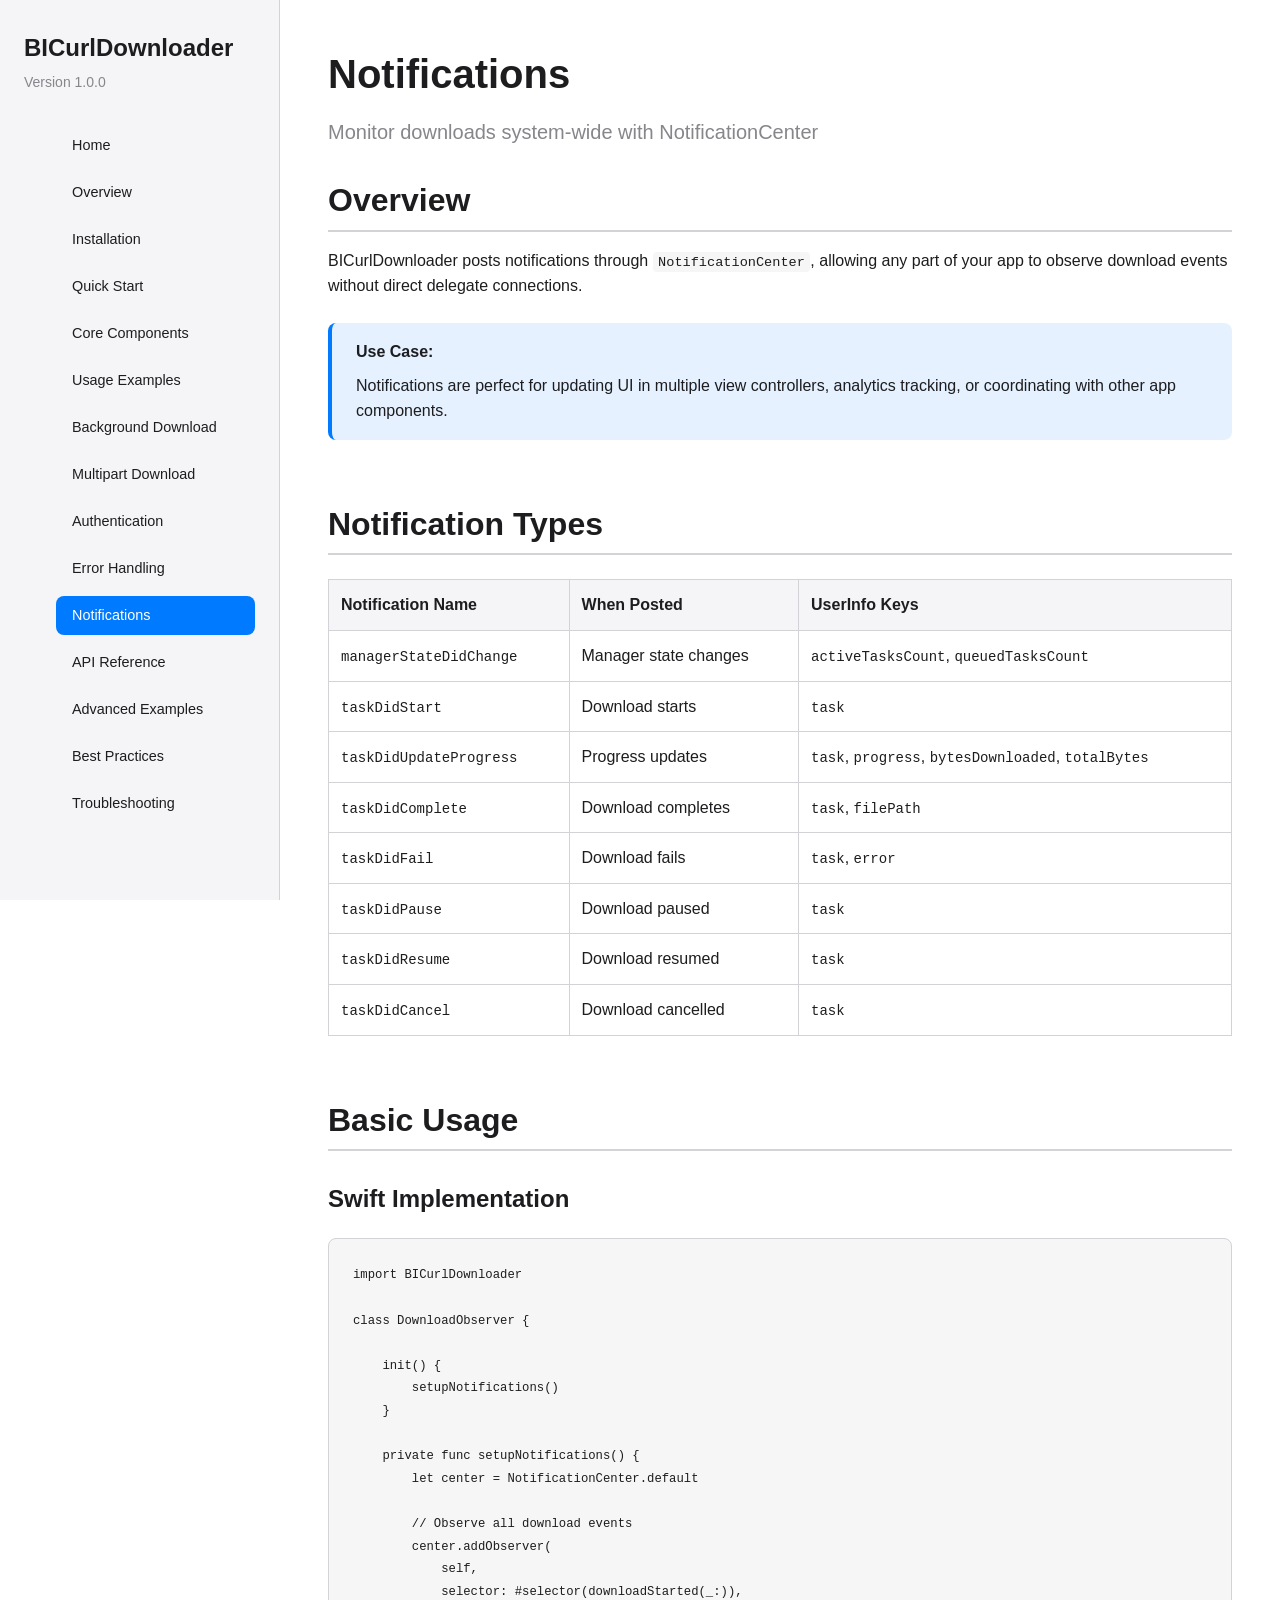
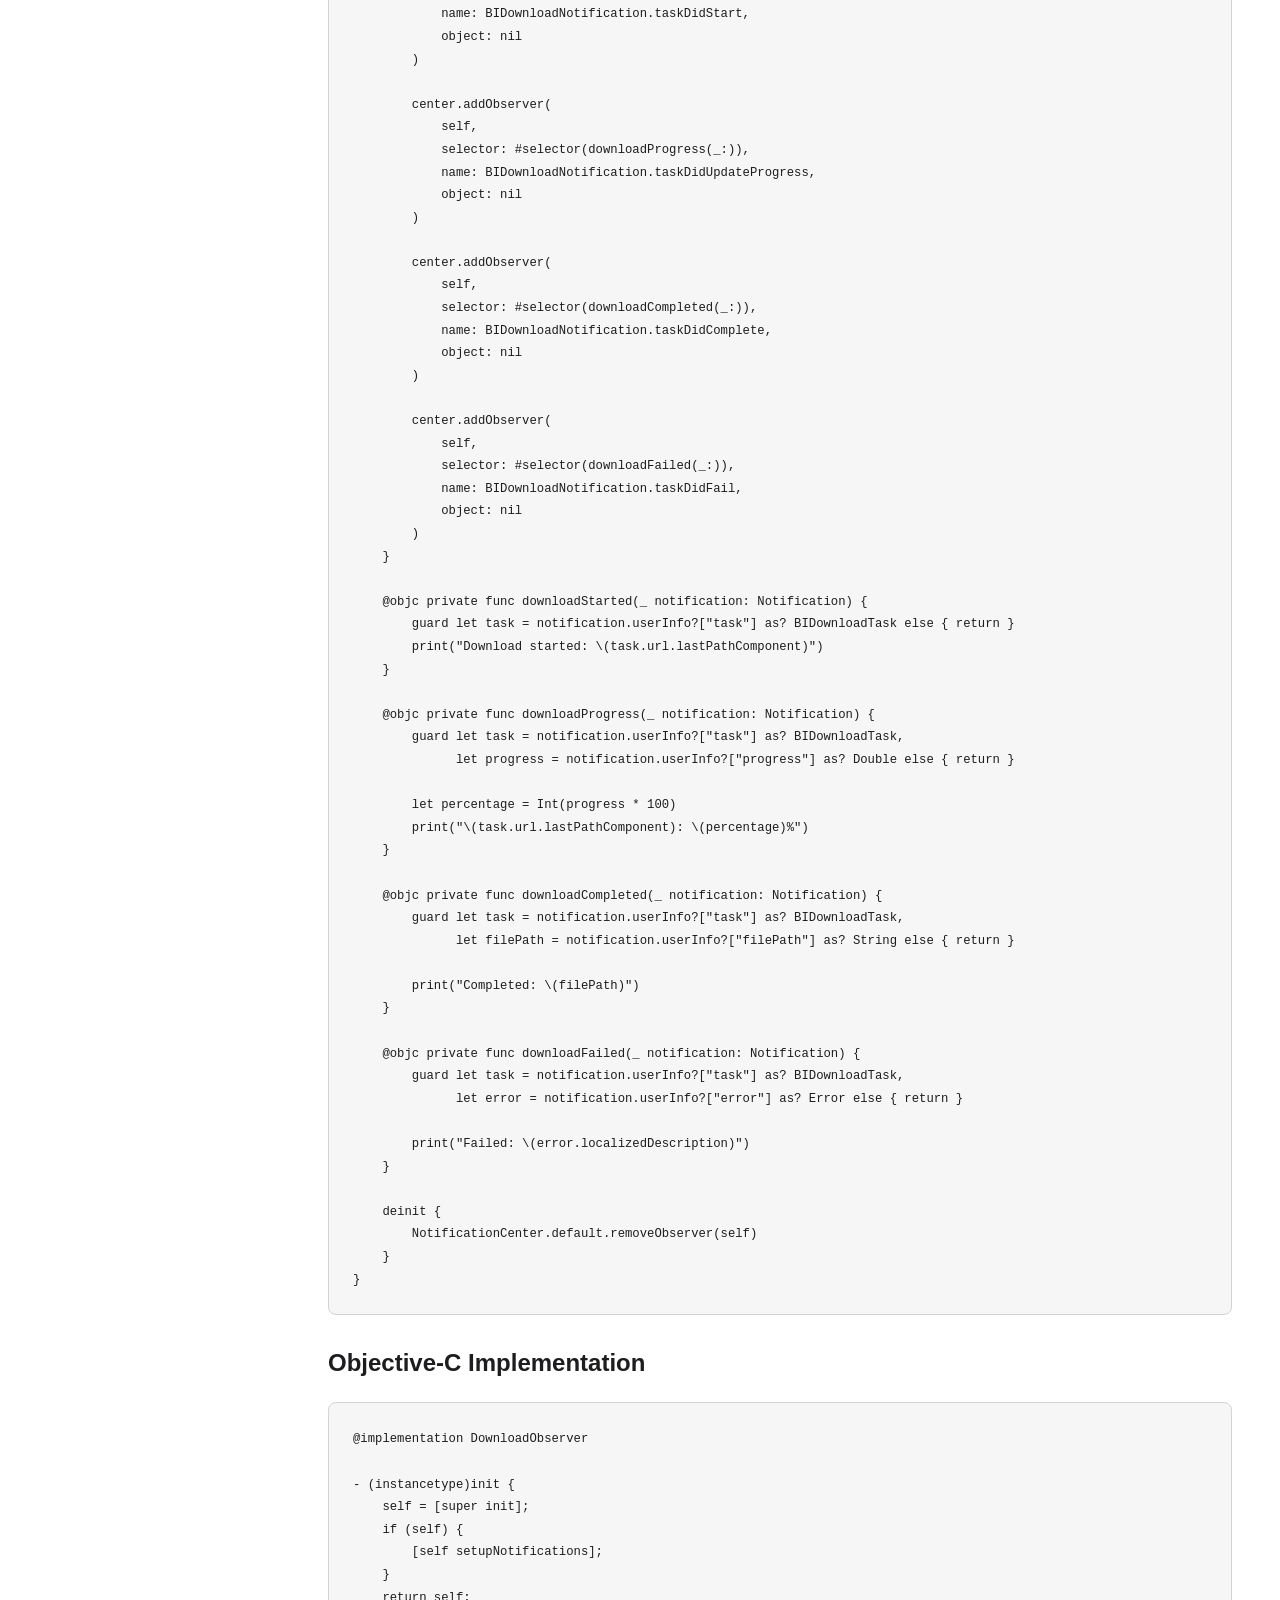
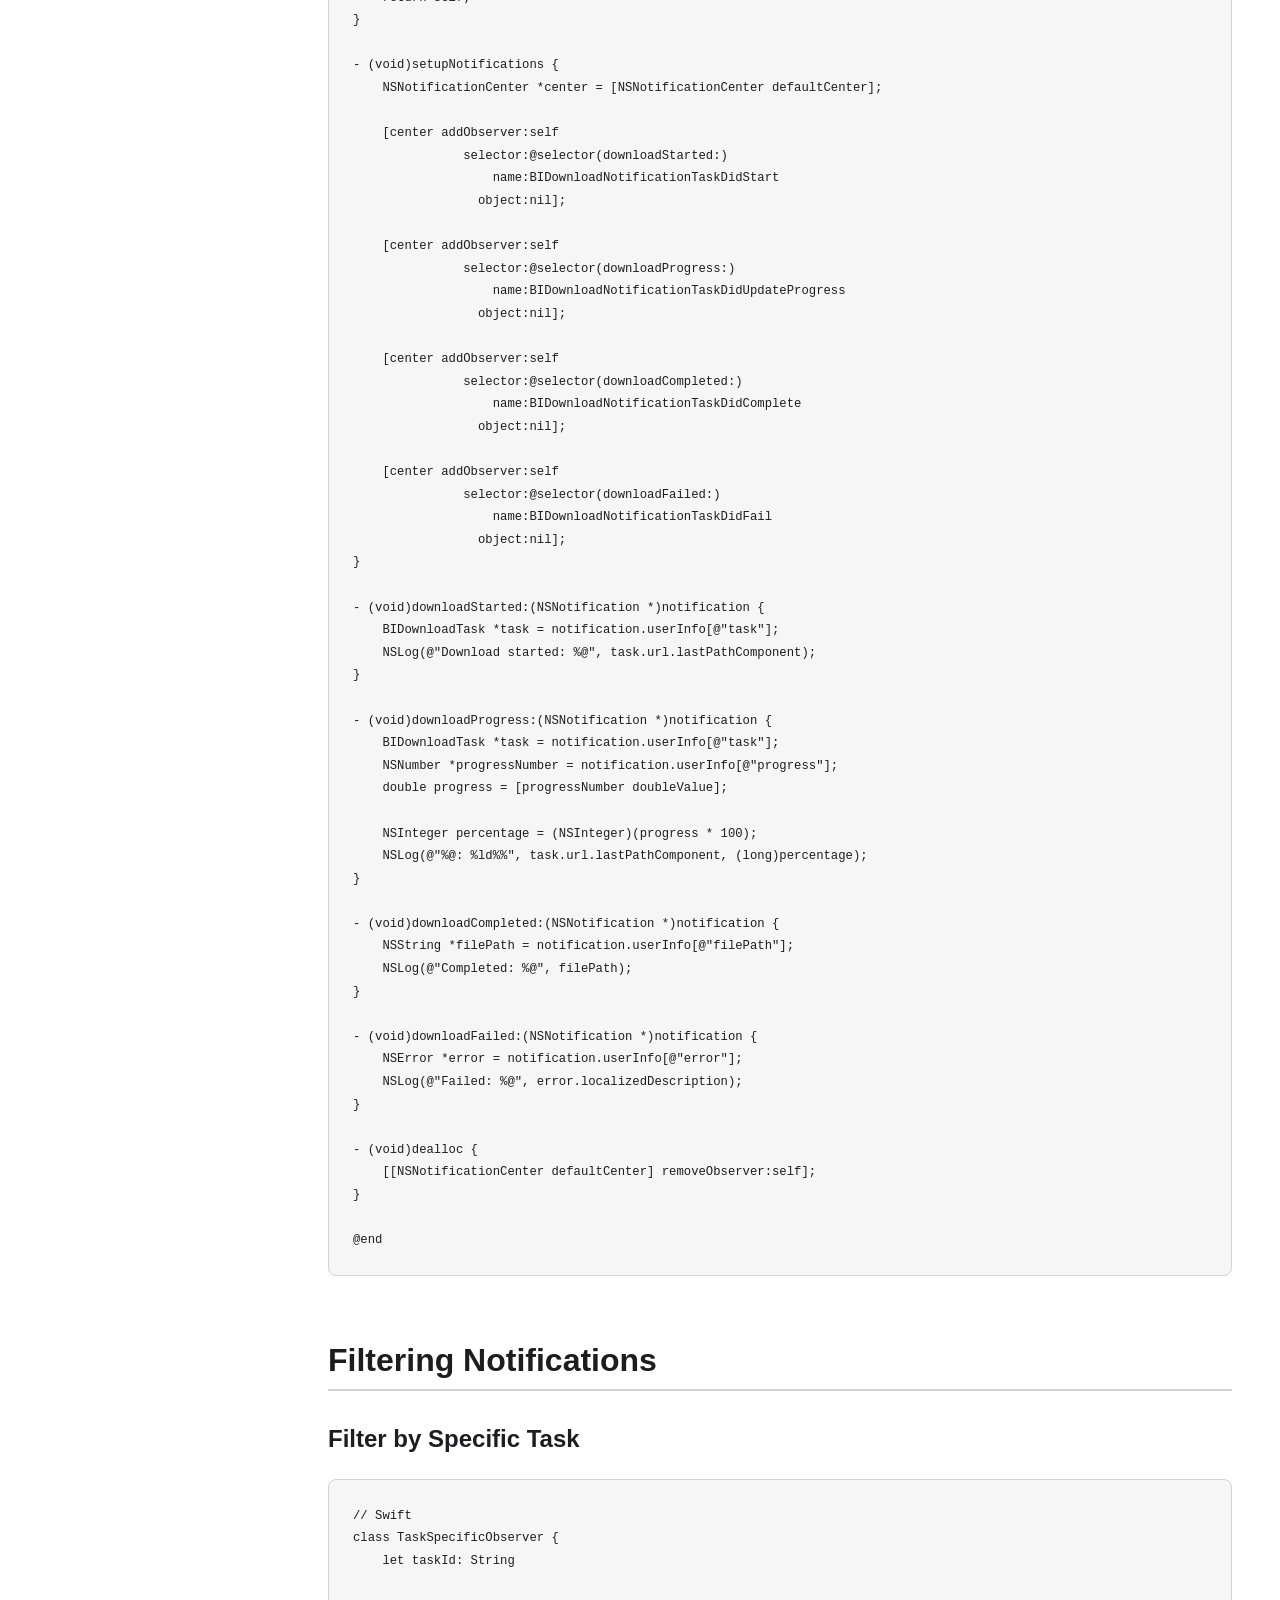
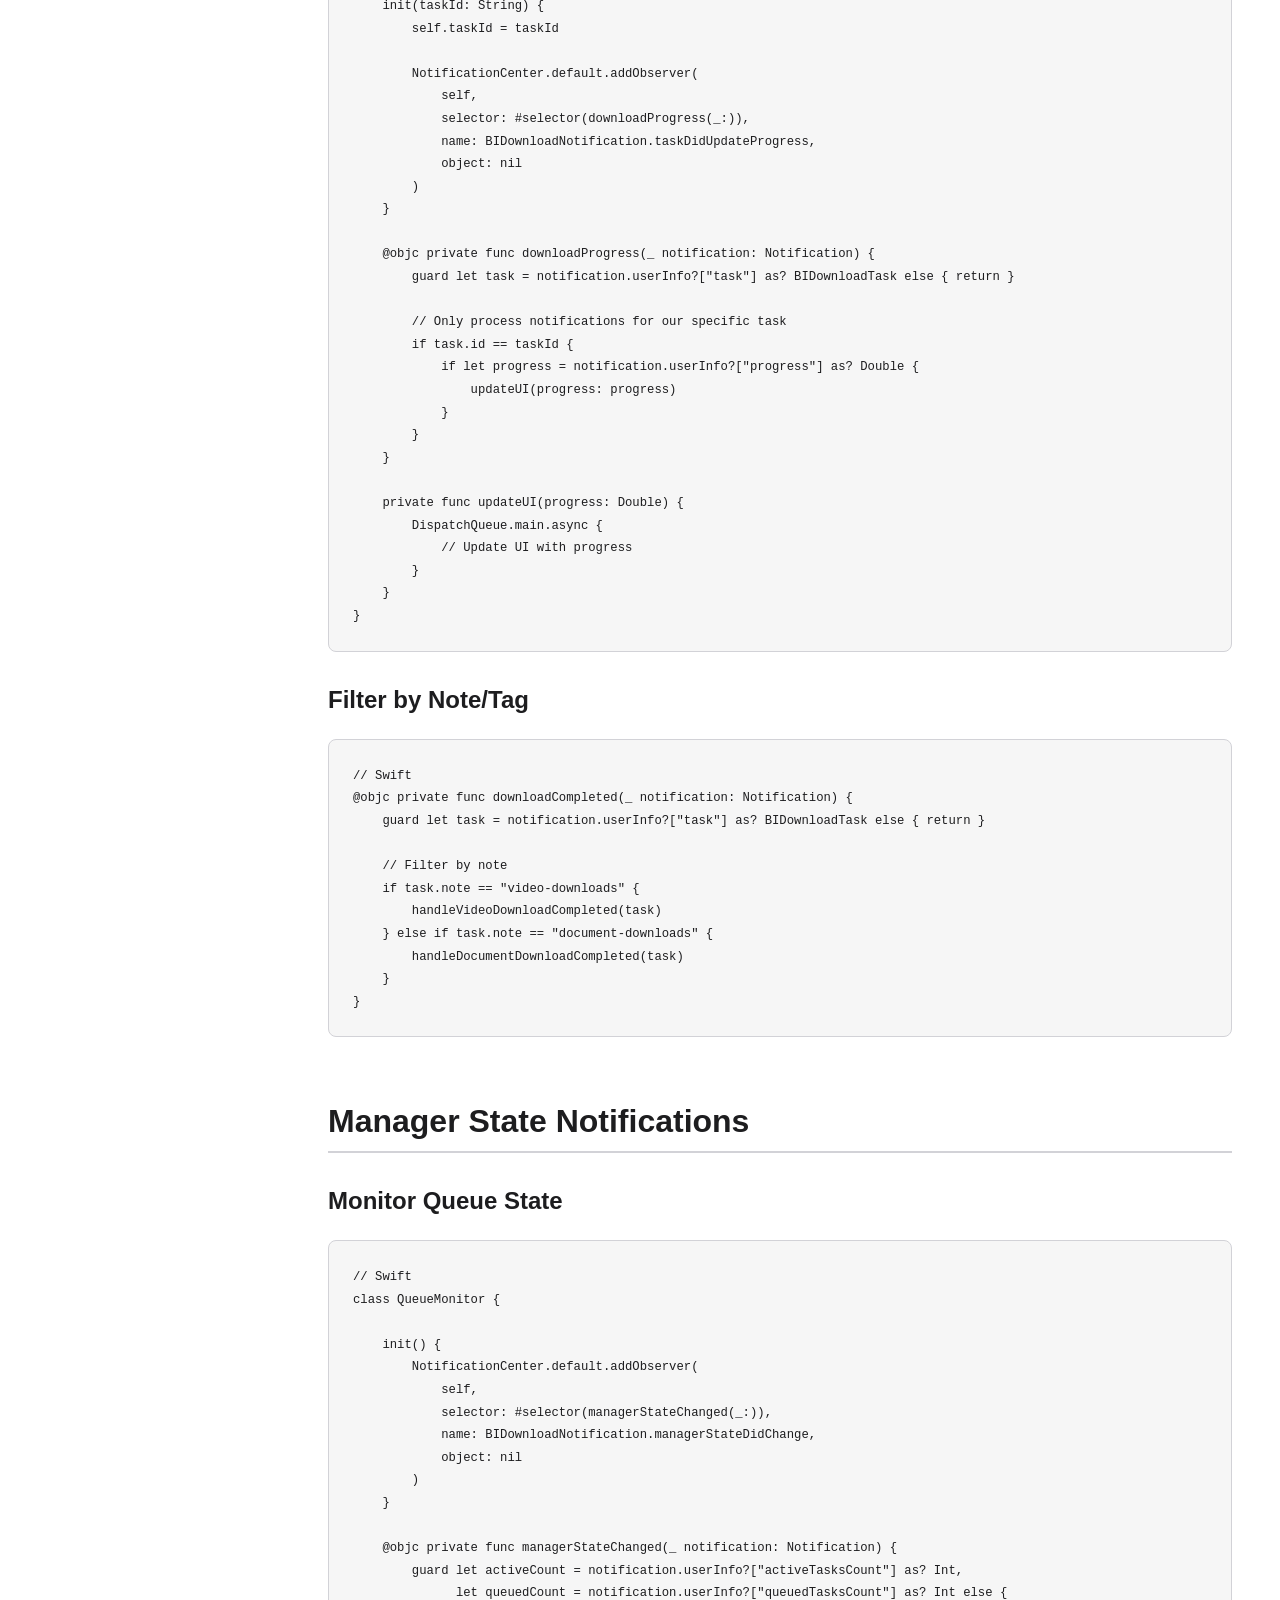
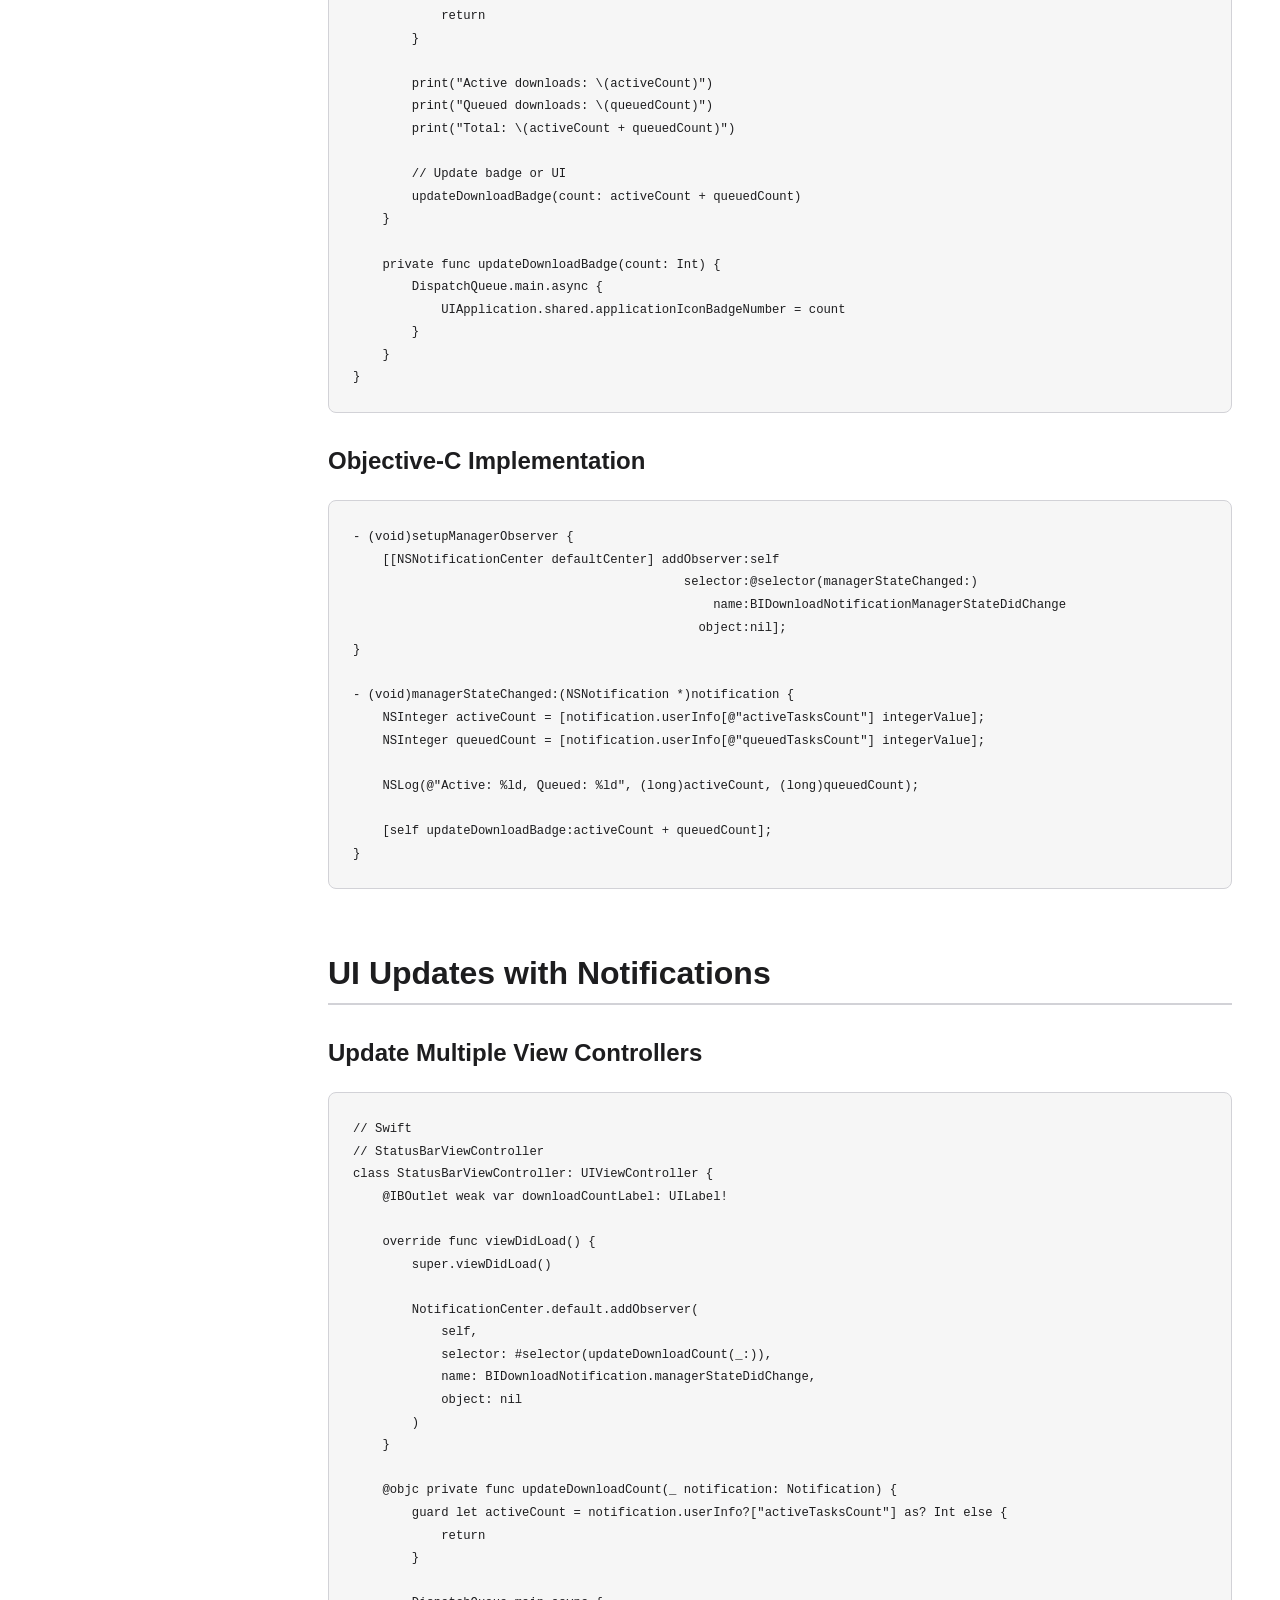
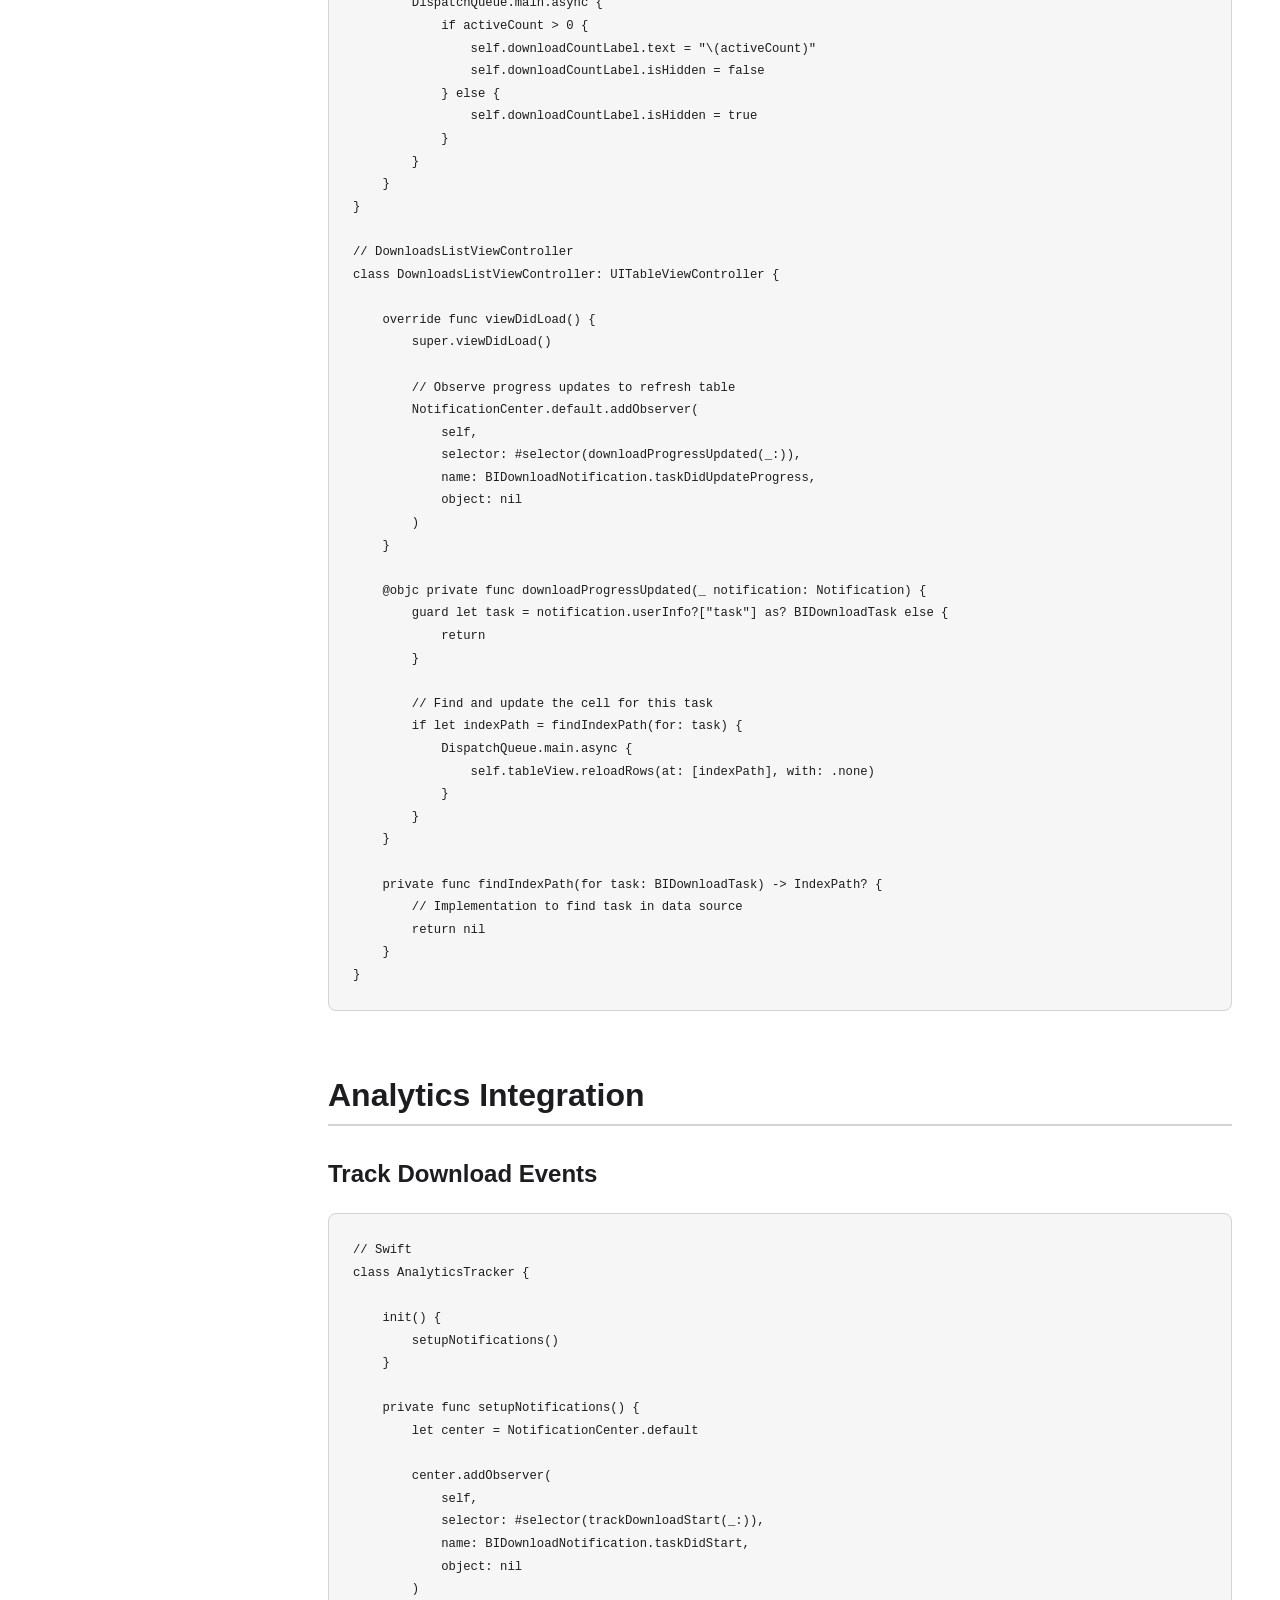
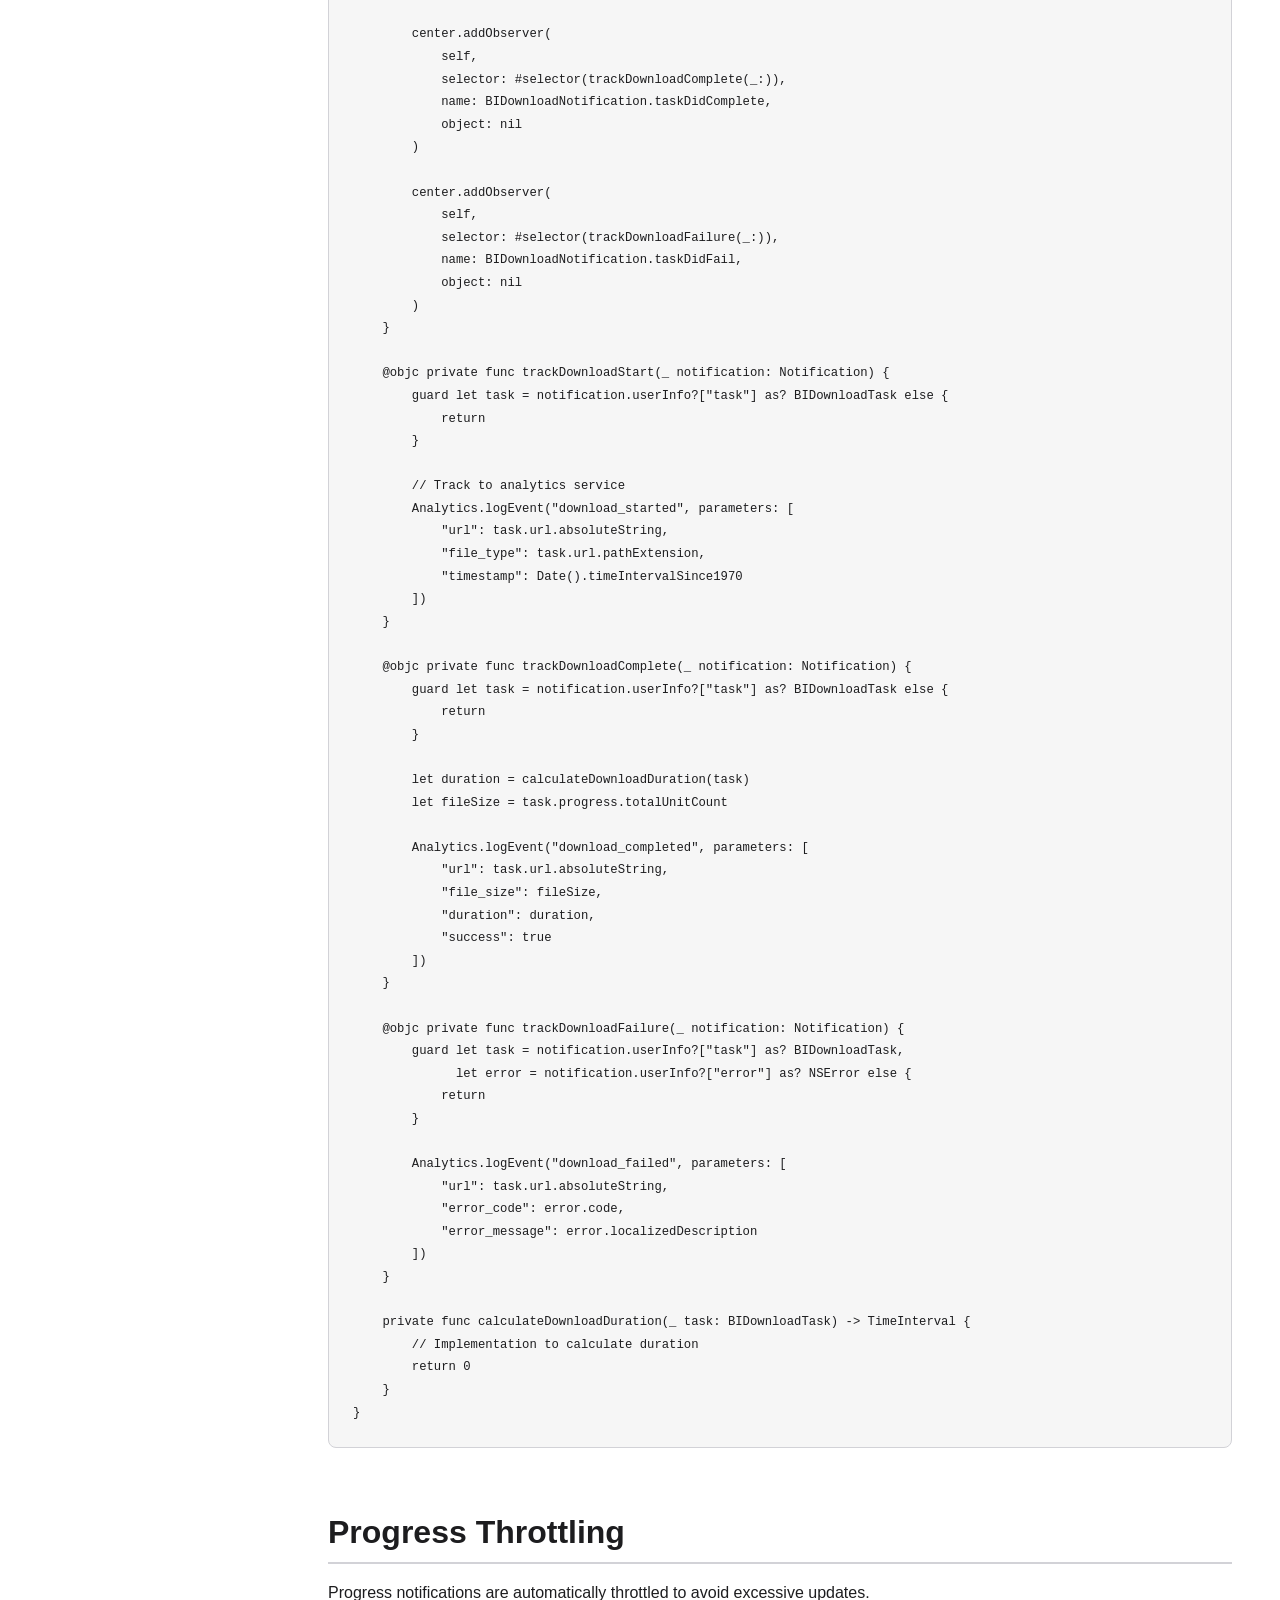
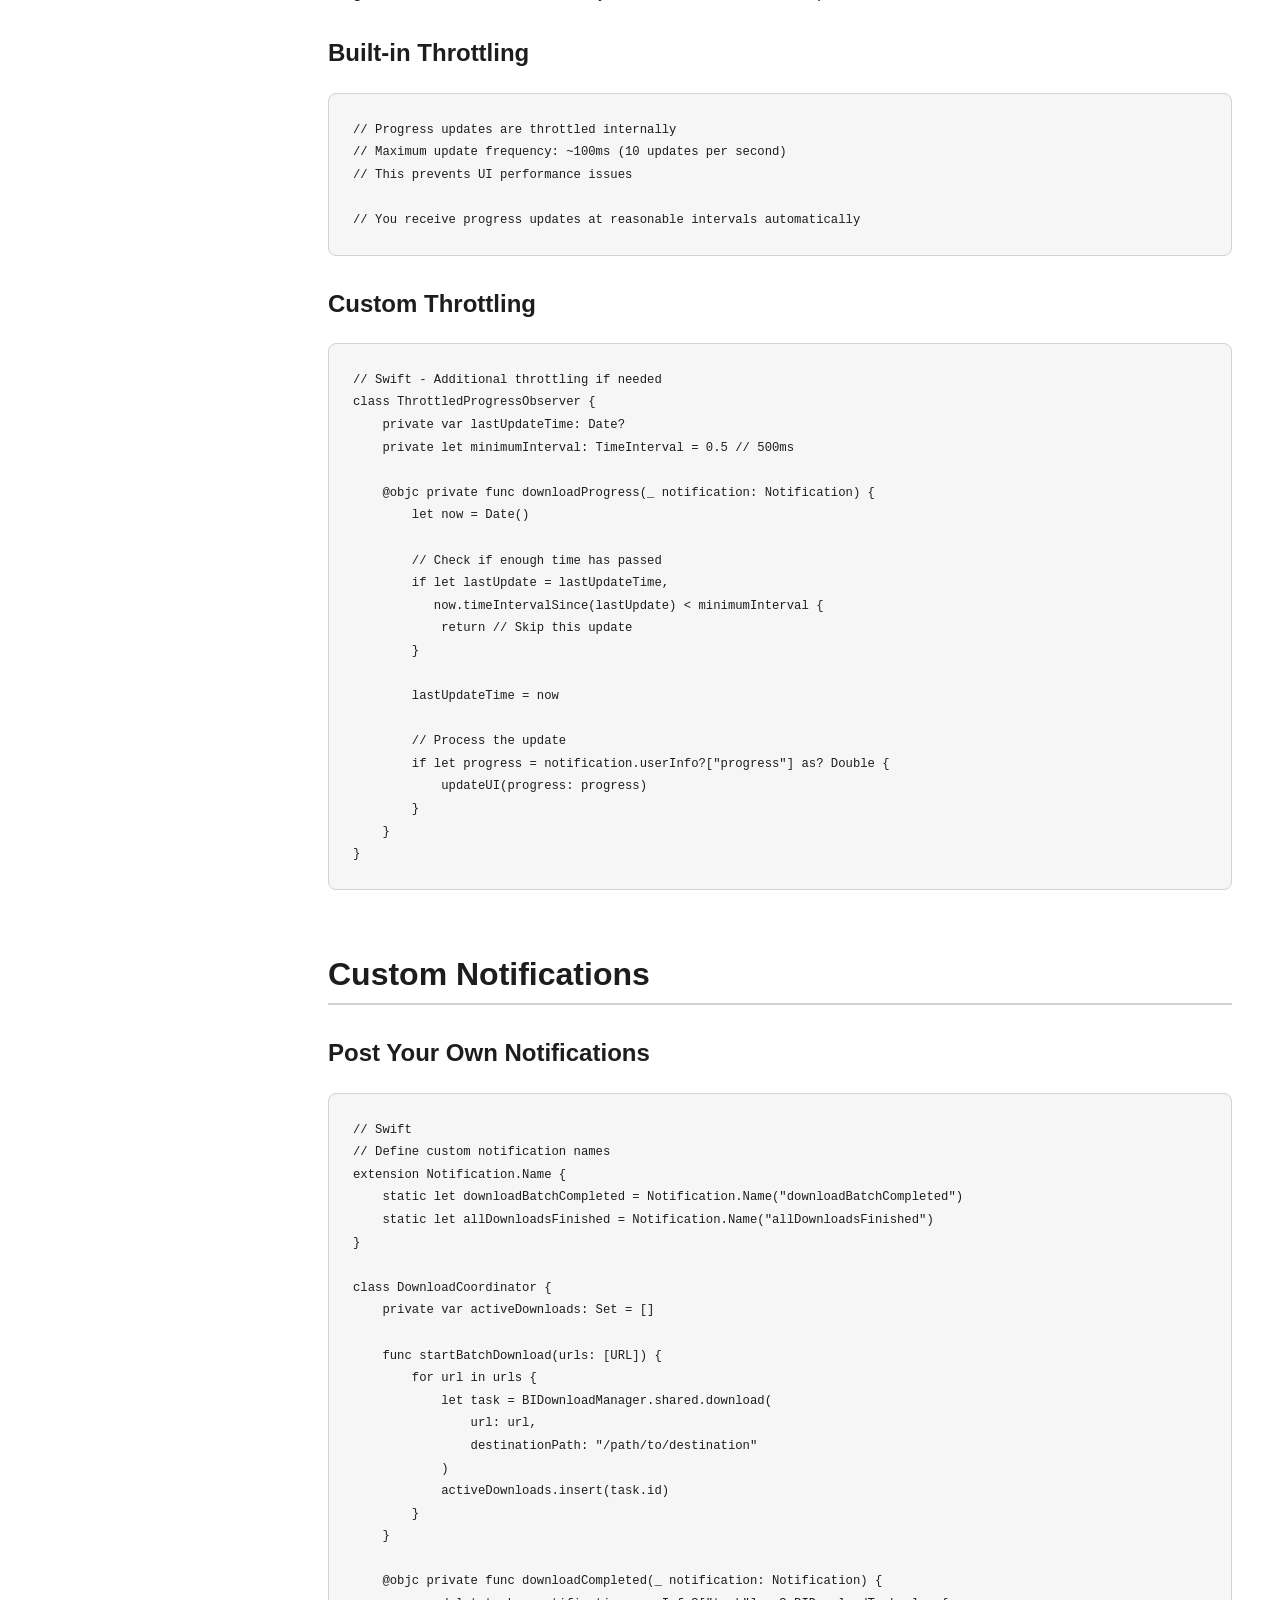
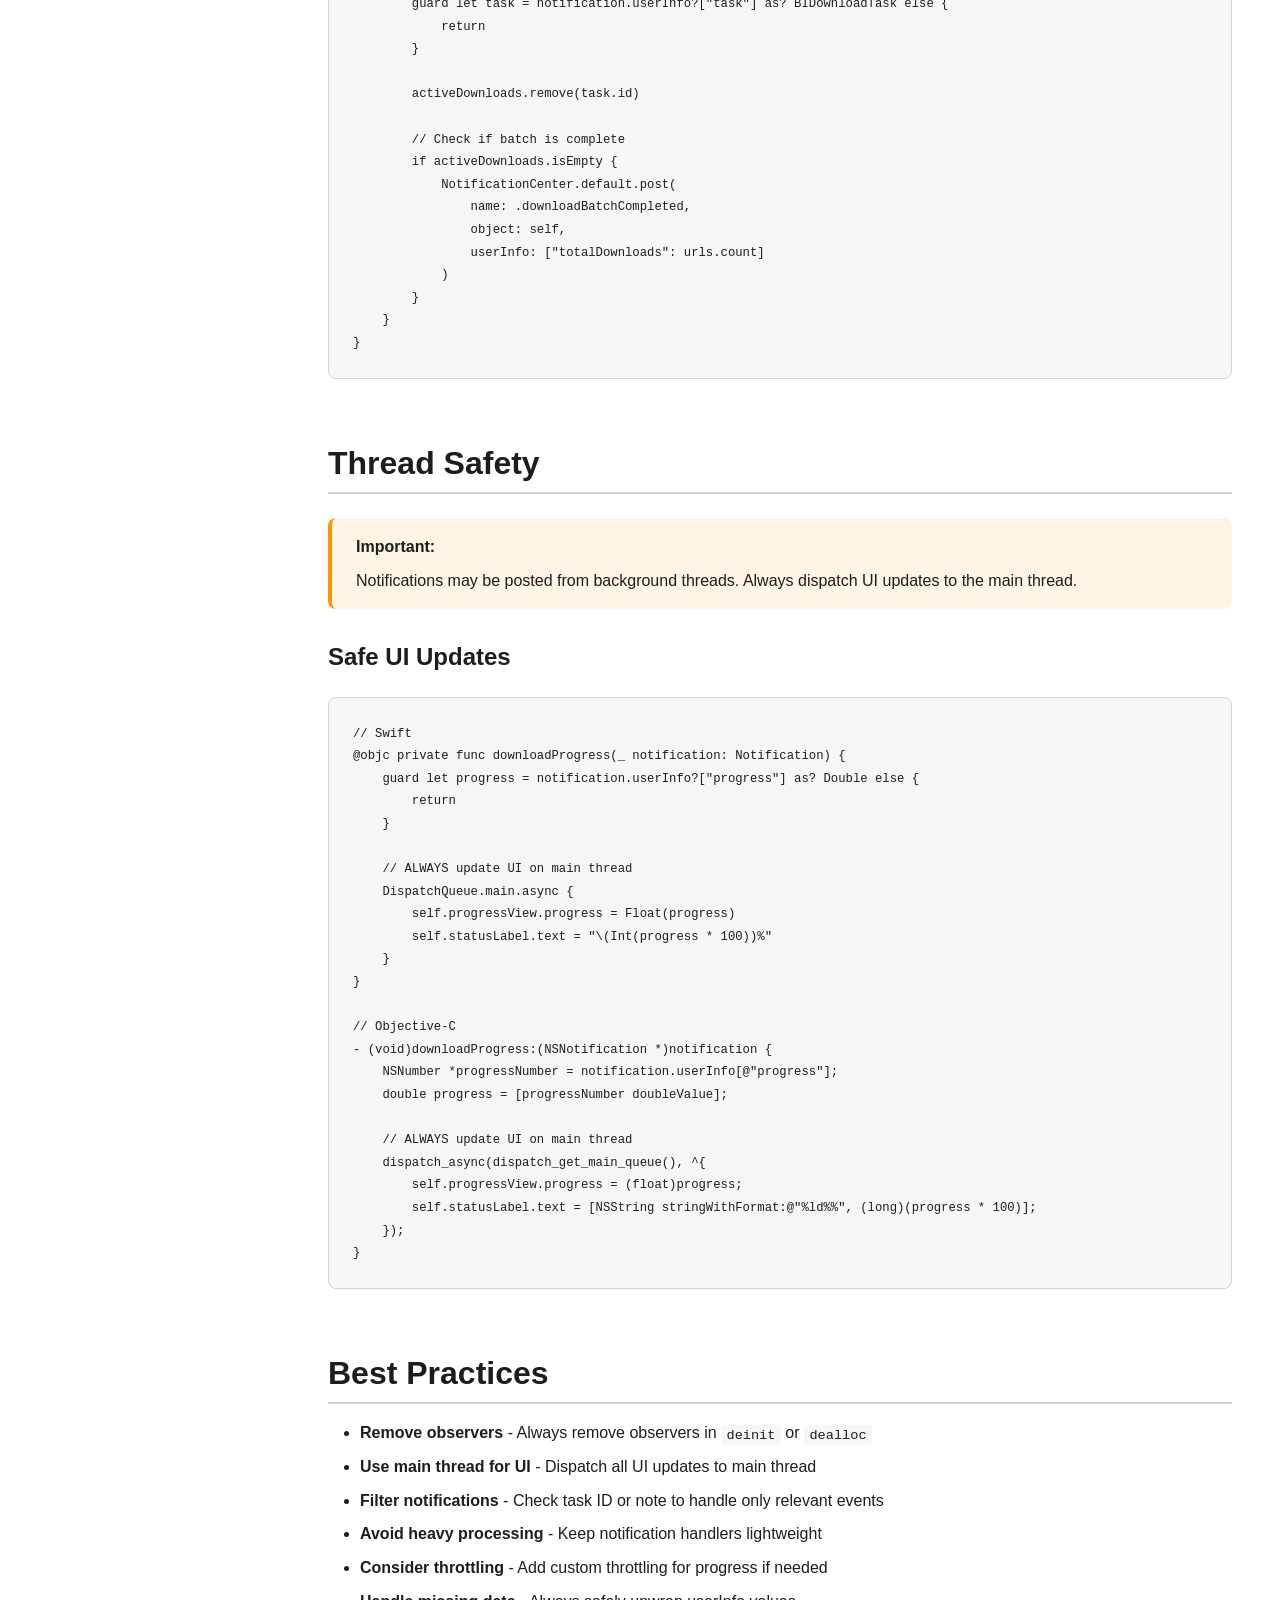
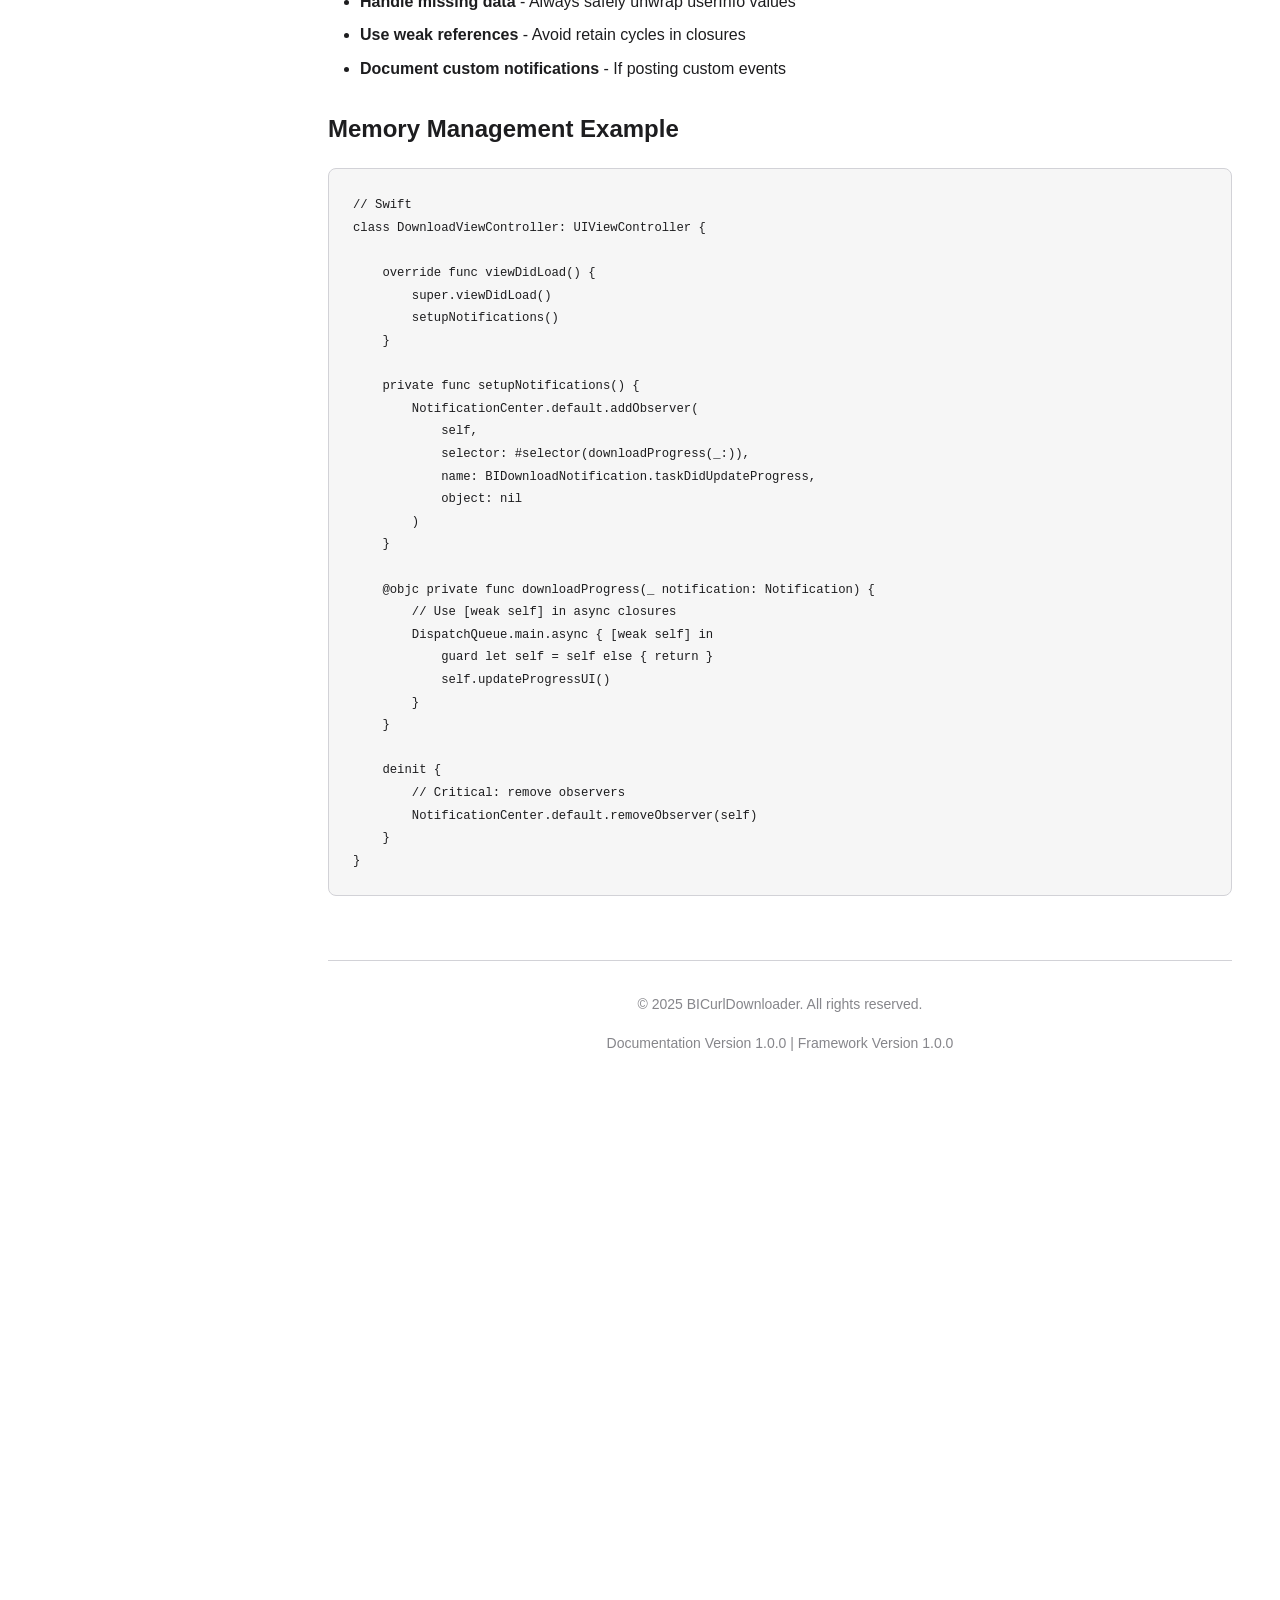
<file: Documentation/notifications.html>
<!DOCTYPE html>
<html lang="en">
<head>
    <meta charset="UTF-8">
    <meta name="viewport" content="width=device-width, initial-scale=1.0">
    <title>Notifications - BICurlDownloader</title>
    <link rel="stylesheet" href="styles.css">
</head>
<body>
    <div class="container">
        <!-- Sidebar Navigation -->
        <aside class="sidebar">
            <div class="sidebar-header">
                <h1>BICurlDownloader</h1>
                <div class="version">Version 1.0.0</div>
            </div>
            <nav>
                <ul class="nav-menu">
                    <li><a href="index.html">Home</a></li>
                    <li><a href="overview.html">Overview</a></li>
                    <li><a href="installation.html">Installation</a></li>
                    <li><a href="quick-start.html">Quick Start</a></li>
                    <li><a href="core-components.html">Core Components</a></li>
                    <li><a href="usage-examples.html">Usage Examples</a></li>
                    <li><a href="background-download.html">Background Download</a></li>
                    <li><a href="multipart-download.html">Multipart Download</a></li>
                    <li><a href="authentication.html">Authentication</a></li>
                    <li><a href="error-handling.html">Error Handling</a></li>
                    <li><a href="notifications.html" class="active">Notifications</a></li>
                    <li><a href="api-reference.html">API Reference</a></li>
                    <li><a href="advanced-examples.html">Advanced Examples</a></li>
                    <li><a href="best-practices.html">Best Practices</a></li>
                    <li><a href="troubleshooting.html">Troubleshooting</a></li>
                </ul>
            </nav>
        </aside>

        <!-- Main Content -->
        <main class="main-content">
            <h1>Notifications</h1>
            <p class="subtitle">Monitor downloads system-wide with NotificationCenter</p>

            <section id="overview">
                <h2>Overview</h2>
                <p>BICurlDownloader posts notifications through <code>NotificationCenter</code>, allowing any part of your app to observe download events without direct delegate connections.</p>

                <div class="alert alert-info">
                    <strong>Use Case:</strong> Notifications are perfect for updating UI in multiple view controllers, analytics tracking, or coordinating with other app components.
                </div>
            </section>

            <section id="notification-types">
                <h2>Notification Types</h2>

                <table>
                    <tr>
                        <th>Notification Name</th>
                        <th>When Posted</th>
                        <th>UserInfo Keys</th>
                    </tr>
                    <tr>
                        <td><code>managerStateDidChange</code></td>
                        <td>Manager state changes</td>
                        <td><code>activeTasksCount</code>, <code>queuedTasksCount</code></td>
                    </tr>
                    <tr>
                        <td><code>taskDidStart</code></td>
                        <td>Download starts</td>
                        <td><code>task</code></td>
                    </tr>
                    <tr>
                        <td><code>taskDidUpdateProgress</code></td>
                        <td>Progress updates</td>
                        <td><code>task</code>, <code>progress</code>, <code>bytesDownloaded</code>, <code>totalBytes</code></td>
                    </tr>
                    <tr>
                        <td><code>taskDidComplete</code></td>
                        <td>Download completes</td>
                        <td><code>task</code>, <code>filePath</code></td>
                    </tr>
                    <tr>
                        <td><code>taskDidFail</code></td>
                        <td>Download fails</td>
                        <td><code>task</code>, <code>error</code></td>
                    </tr>
                    <tr>
                        <td><code>taskDidPause</code></td>
                        <td>Download paused</td>
                        <td><code>task</code></td>
                    </tr>
                    <tr>
                        <td><code>taskDidResume</code></td>
                        <td>Download resumed</td>
                        <td><code>task</code></td>
                    </tr>
                    <tr>
                        <td><code>taskDidCancel</code></td>
                        <td>Download cancelled</td>
                        <td><code>task</code></td>
                    </tr>
                </table>
            </section>

            <section id="basic-usage">
                <h2>Basic Usage</h2>

                <h3>Swift Implementation</h3>
                <pre><code>import BICurlDownloader

class DownloadObserver {
    
    init() {
        setupNotifications()
    }
    
    private func setupNotifications() {
        let center = NotificationCenter.default
        
        // Observe all download events
        center.addObserver(
            self,
            selector: #selector(downloadStarted(_:)),
            name: BIDownloadNotification.taskDidStart,
            object: nil
        )
        
        center.addObserver(
            self,
            selector: #selector(downloadProgress(_:)),
            name: BIDownloadNotification.taskDidUpdateProgress,
            object: nil
        )
        
        center.addObserver(
            self,
            selector: #selector(downloadCompleted(_:)),
            name: BIDownloadNotification.taskDidComplete,
            object: nil
        )
        
        center.addObserver(
            self,
            selector: #selector(downloadFailed(_:)),
            name: BIDownloadNotification.taskDidFail,
            object: nil
        )
    }
    
    @objc private func downloadStarted(_ notification: Notification) {
        guard let task = notification.userInfo?["task"] as? BIDownloadTask else { return }
        print("Download started: \(task.url.lastPathComponent)")
    }
    
    @objc private func downloadProgress(_ notification: Notification) {
        guard let task = notification.userInfo?["task"] as? BIDownloadTask,
              let progress = notification.userInfo?["progress"] as? Double else { return }
        
        let percentage = Int(progress * 100)
        print("\(task.url.lastPathComponent): \(percentage)%")
    }
    
    @objc private func downloadCompleted(_ notification: Notification) {
        guard let task = notification.userInfo?["task"] as? BIDownloadTask,
              let filePath = notification.userInfo?["filePath"] as? String else { return }
        
        print("Completed: \(filePath)")
    }
    
    @objc private func downloadFailed(_ notification: Notification) {
        guard let task = notification.userInfo?["task"] as? BIDownloadTask,
              let error = notification.userInfo?["error"] as? Error else { return }
        
        print("Failed: \(error.localizedDescription)")
    }
    
    deinit {
        NotificationCenter.default.removeObserver(self)
    }
}</code></pre>

                <h3>Objective-C Implementation</h3>
                <pre><code>@implementation DownloadObserver

- (instancetype)init {
    self = [super init];
    if (self) {
        [self setupNotifications];
    }
    return self;
}

- (void)setupNotifications {
    NSNotificationCenter *center = [NSNotificationCenter defaultCenter];
    
    [center addObserver:self
               selector:@selector(downloadStarted:)
                   name:BIDownloadNotificationTaskDidStart
                 object:nil];
    
    [center addObserver:self
               selector:@selector(downloadProgress:)
                   name:BIDownloadNotificationTaskDidUpdateProgress
                 object:nil];
    
    [center addObserver:self
               selector:@selector(downloadCompleted:)
                   name:BIDownloadNotificationTaskDidComplete
                 object:nil];
    
    [center addObserver:self
               selector:@selector(downloadFailed:)
                   name:BIDownloadNotificationTaskDidFail
                 object:nil];
}

- (void)downloadStarted:(NSNotification *)notification {
    BIDownloadTask *task = notification.userInfo[@"task"];
    NSLog(@"Download started: %@", task.url.lastPathComponent);
}

- (void)downloadProgress:(NSNotification *)notification {
    BIDownloadTask *task = notification.userInfo[@"task"];
    NSNumber *progressNumber = notification.userInfo[@"progress"];
    double progress = [progressNumber doubleValue];
    
    NSInteger percentage = (NSInteger)(progress * 100);
    NSLog(@"%@: %ld%%", task.url.lastPathComponent, (long)percentage);
}

- (void)downloadCompleted:(NSNotification *)notification {
    NSString *filePath = notification.userInfo[@"filePath"];
    NSLog(@"Completed: %@", filePath);
}

- (void)downloadFailed:(NSNotification *)notification {
    NSError *error = notification.userInfo[@"error"];
    NSLog(@"Failed: %@", error.localizedDescription);
}

- (void)dealloc {
    [[NSNotificationCenter defaultCenter] removeObserver:self];
}

@end</code></pre>
            </section>

            <section id="filtering">
                <h2>Filtering Notifications</h2>

                <h3>Filter by Specific Task</h3>
                <pre><code>// Swift
class TaskSpecificObserver {
    let taskId: String
    
    init(taskId: String) {
        self.taskId = taskId
        
        NotificationCenter.default.addObserver(
            self,
            selector: #selector(downloadProgress(_:)),
            name: BIDownloadNotification.taskDidUpdateProgress,
            object: nil
        )
    }
    
    @objc private func downloadProgress(_ notification: Notification) {
        guard let task = notification.userInfo?["task"] as? BIDownloadTask else { return }
        
        // Only process notifications for our specific task
        if task.id == taskId {
            if let progress = notification.userInfo?["progress"] as? Double {
                updateUI(progress: progress)
            }
        }
    }
    
    private func updateUI(progress: Double) {
        DispatchQueue.main.async {
            // Update UI with progress
        }
    }
}</code></pre>

                <h3>Filter by Note/Tag</h3>
                <pre><code>// Swift
@objc private func downloadCompleted(_ notification: Notification) {
    guard let task = notification.userInfo?["task"] as? BIDownloadTask else { return }
    
    // Filter by note
    if task.note == "video-downloads" {
        handleVideoDownloadCompleted(task)
    } else if task.note == "document-downloads" {
        handleDocumentDownloadCompleted(task)
    }
}</code></pre>
            </section>

            <section id="manager-state">
                <h2>Manager State Notifications</h2>

                <h3>Monitor Queue State</h3>
                <pre><code>// Swift
class QueueMonitor {
    
    init() {
        NotificationCenter.default.addObserver(
            self,
            selector: #selector(managerStateChanged(_:)),
            name: BIDownloadNotification.managerStateDidChange,
            object: nil
        )
    }
    
    @objc private func managerStateChanged(_ notification: Notification) {
        guard let activeCount = notification.userInfo?["activeTasksCount"] as? Int,
              let queuedCount = notification.userInfo?["queuedTasksCount"] as? Int else {
            return
        }
        
        print("Active downloads: \(activeCount)")
        print("Queued downloads: \(queuedCount)")
        print("Total: \(activeCount + queuedCount)")
        
        // Update badge or UI
        updateDownloadBadge(count: activeCount + queuedCount)
    }
    
    private func updateDownloadBadge(count: Int) {
        DispatchQueue.main.async {
            UIApplication.shared.applicationIconBadgeNumber = count
        }
    }
}</code></pre>

                <h3>Objective-C Implementation</h3>
                <pre><code>- (void)setupManagerObserver {
    [[NSNotificationCenter defaultCenter] addObserver:self
                                             selector:@selector(managerStateChanged:)
                                                 name:BIDownloadNotificationManagerStateDidChange
                                               object:nil];
}

- (void)managerStateChanged:(NSNotification *)notification {
    NSInteger activeCount = [notification.userInfo[@"activeTasksCount"] integerValue];
    NSInteger queuedCount = [notification.userInfo[@"queuedTasksCount"] integerValue];
    
    NSLog(@"Active: %ld, Queued: %ld", (long)activeCount, (long)queuedCount);
    
    [self updateDownloadBadge:activeCount + queuedCount];
}</code></pre>
            </section>

            <section id="ui-updates">
                <h2>UI Updates with Notifications</h2>

                <h3>Update Multiple View Controllers</h3>
                <pre><code>// Swift
// StatusBarViewController
class StatusBarViewController: UIViewController {
    @IBOutlet weak var downloadCountLabel: UILabel!
    
    override func viewDidLoad() {
        super.viewDidLoad()
        
        NotificationCenter.default.addObserver(
            self,
            selector: #selector(updateDownloadCount(_:)),
            name: BIDownloadNotification.managerStateDidChange,
            object: nil
        )
    }
    
    @objc private func updateDownloadCount(_ notification: Notification) {
        guard let activeCount = notification.userInfo?["activeTasksCount"] as? Int else {
            return
        }
        
        DispatchQueue.main.async {
            if activeCount > 0 {
                self.downloadCountLabel.text = "\(activeCount)"
                self.downloadCountLabel.isHidden = false
            } else {
                self.downloadCountLabel.isHidden = true
            }
        }
    }
}

// DownloadsListViewController
class DownloadsListViewController: UITableViewController {
    
    override func viewDidLoad() {
        super.viewDidLoad()
        
        // Observe progress updates to refresh table
        NotificationCenter.default.addObserver(
            self,
            selector: #selector(downloadProgressUpdated(_:)),
            name: BIDownloadNotification.taskDidUpdateProgress,
            object: nil
        )
    }
    
    @objc private func downloadProgressUpdated(_ notification: Notification) {
        guard let task = notification.userInfo?["task"] as? BIDownloadTask else {
            return
        }
        
        // Find and update the cell for this task
        if let indexPath = findIndexPath(for: task) {
            DispatchQueue.main.async {
                self.tableView.reloadRows(at: [indexPath], with: .none)
            }
        }
    }
    
    private func findIndexPath(for task: BIDownloadTask) -> IndexPath? {
        // Implementation to find task in data source
        return nil
    }
}</code></pre>
            </section>

            <section id="analytics">
                <h2>Analytics Integration</h2>

                <h3>Track Download Events</h3>
                <pre><code>// Swift
class AnalyticsTracker {
    
    init() {
        setupNotifications()
    }
    
    private func setupNotifications() {
        let center = NotificationCenter.default
        
        center.addObserver(
            self,
            selector: #selector(trackDownloadStart(_:)),
            name: BIDownloadNotification.taskDidStart,
            object: nil
        )
        
        center.addObserver(
            self,
            selector: #selector(trackDownloadComplete(_:)),
            name: BIDownloadNotification.taskDidComplete,
            object: nil
        )
        
        center.addObserver(
            self,
            selector: #selector(trackDownloadFailure(_:)),
            name: BIDownloadNotification.taskDidFail,
            object: nil
        )
    }
    
    @objc private func trackDownloadStart(_ notification: Notification) {
        guard let task = notification.userInfo?["task"] as? BIDownloadTask else {
            return
        }
        
        // Track to analytics service
        Analytics.logEvent("download_started", parameters: [
            "url": task.url.absoluteString,
            "file_type": task.url.pathExtension,
            "timestamp": Date().timeIntervalSince1970
        ])
    }
    
    @objc private func trackDownloadComplete(_ notification: Notification) {
        guard let task = notification.userInfo?["task"] as? BIDownloadTask else {
            return
        }
        
        let duration = calculateDownloadDuration(task)
        let fileSize = task.progress.totalUnitCount
        
        Analytics.logEvent("download_completed", parameters: [
            "url": task.url.absoluteString,
            "file_size": fileSize,
            "duration": duration,
            "success": true
        ])
    }
    
    @objc private func trackDownloadFailure(_ notification: Notification) {
        guard let task = notification.userInfo?["task"] as? BIDownloadTask,
              let error = notification.userInfo?["error"] as? NSError else {
            return
        }
        
        Analytics.logEvent("download_failed", parameters: [
            "url": task.url.absoluteString,
            "error_code": error.code,
            "error_message": error.localizedDescription
        ])
    }
    
    private func calculateDownloadDuration(_ task: BIDownloadTask) -> TimeInterval {
        // Implementation to calculate duration
        return 0
    }
}</code></pre>
            </section>

            <section id="throttling">
                <h2>Progress Throttling</h2>
                <p>Progress notifications are automatically throttled to avoid excessive updates.</p>

                <h3>Built-in Throttling</h3>
                <pre><code>// Progress updates are throttled internally
// Maximum update frequency: ~100ms (10 updates per second)
// This prevents UI performance issues

// You receive progress updates at reasonable intervals automatically</code></pre>

                <h3>Custom Throttling</h3>
                <pre><code>// Swift - Additional throttling if needed
class ThrottledProgressObserver {
    private var lastUpdateTime: Date?
    private let minimumInterval: TimeInterval = 0.5 // 500ms
    
    @objc private func downloadProgress(_ notification: Notification) {
        let now = Date()
        
        // Check if enough time has passed
        if let lastUpdate = lastUpdateTime,
           now.timeIntervalSince(lastUpdate) < minimumInterval {
            return // Skip this update
        }
        
        lastUpdateTime = now
        
        // Process the update
        if let progress = notification.userInfo?["progress"] as? Double {
            updateUI(progress: progress)
        }
    }
}</code></pre>
            </section>

            <section id="custom-notifications">
                <h2>Custom Notifications</h2>

                <h3>Post Your Own Notifications</h3>
                <pre><code>// Swift
// Define custom notification names
extension Notification.Name {
    static let downloadBatchCompleted = Notification.Name("downloadBatchCompleted")
    static let allDownloadsFinished = Notification.Name("allDownloadsFinished")
}

class DownloadCoordinator {
    private var activeDownloads: Set<String> = []
    
    func startBatchDownload(urls: [URL]) {
        for url in urls {
            let task = BIDownloadManager.shared.download(
                url: url,
                destinationPath: "/path/to/destination"
            )
            activeDownloads.insert(task.id)
        }
    }
    
    @objc private func downloadCompleted(_ notification: Notification) {
        guard let task = notification.userInfo?["task"] as? BIDownloadTask else {
            return
        }
        
        activeDownloads.remove(task.id)
        
        // Check if batch is complete
        if activeDownloads.isEmpty {
            NotificationCenter.default.post(
                name: .downloadBatchCompleted,
                object: self,
                userInfo: ["totalDownloads": urls.count]
            )
        }
    }
}</code></pre>
            </section>

            <section id="thread-safety">
                <h2>Thread Safety</h2>

                <div class="alert alert-warning">
                    <strong>Important:</strong> Notifications may be posted from background threads. Always dispatch UI updates to the main thread.
                </div>

                <h3>Safe UI Updates</h3>
                <pre><code>// Swift
@objc private func downloadProgress(_ notification: Notification) {
    guard let progress = notification.userInfo?["progress"] as? Double else {
        return
    }
    
    // ALWAYS update UI on main thread
    DispatchQueue.main.async {
        self.progressView.progress = Float(progress)
        self.statusLabel.text = "\(Int(progress * 100))%"
    }
}

// Objective-C
- (void)downloadProgress:(NSNotification *)notification {
    NSNumber *progressNumber = notification.userInfo[@"progress"];
    double progress = [progressNumber doubleValue];
    
    // ALWAYS update UI on main thread
    dispatch_async(dispatch_get_main_queue(), ^{
        self.progressView.progress = (float)progress;
        self.statusLabel.text = [NSString stringWithFormat:@"%ld%%", (long)(progress * 100)];
    });
}</code></pre>
            </section>

            <section id="best-practices">
                <h2>Best Practices</h2>

                <ul>
                    <li><strong>Remove observers</strong> - Always remove observers in <code>deinit</code> or <code>dealloc</code></li>
                    <li><strong>Use main thread for UI</strong> - Dispatch all UI updates to main thread</li>
                    <li><strong>Filter notifications</strong> - Check task ID or note to handle only relevant events</li>
                    <li><strong>Avoid heavy processing</strong> - Keep notification handlers lightweight</li>
                    <li><strong>Consider throttling</strong> - Add custom throttling for progress if needed</li>
                    <li><strong>Handle missing data</strong> - Always safely unwrap userInfo values</li>
                    <li><strong>Use weak references</strong> - Avoid retain cycles in closures</li>
                    <li><strong>Document custom notifications</strong> - If posting custom events</li>
                </ul>

                <h3>Memory Management Example</h3>
                <pre><code>// Swift
class DownloadViewController: UIViewController {
    
    override func viewDidLoad() {
        super.viewDidLoad()
        setupNotifications()
    }
    
    private func setupNotifications() {
        NotificationCenter.default.addObserver(
            self,
            selector: #selector(downloadProgress(_:)),
            name: BIDownloadNotification.taskDidUpdateProgress,
            object: nil
        )
    }
    
    @objc private func downloadProgress(_ notification: Notification) {
        // Use [weak self] in async closures
        DispatchQueue.main.async { [weak self] in
            guard let self = self else { return }
            self.updateProgressUI()
        }
    }
    
    deinit {
        // Critical: remove observers
        NotificationCenter.default.removeObserver(self)
    }
}</code></pre>
            </section>

            <footer>
                <p>&copy; 2025 BICurlDownloader. All rights reserved.</p>
                <p>Documentation Version 1.0.0 | Framework Version 1.0.0</p>
            </footer>
        </main>
    </div>
</body>
</html>
</file>
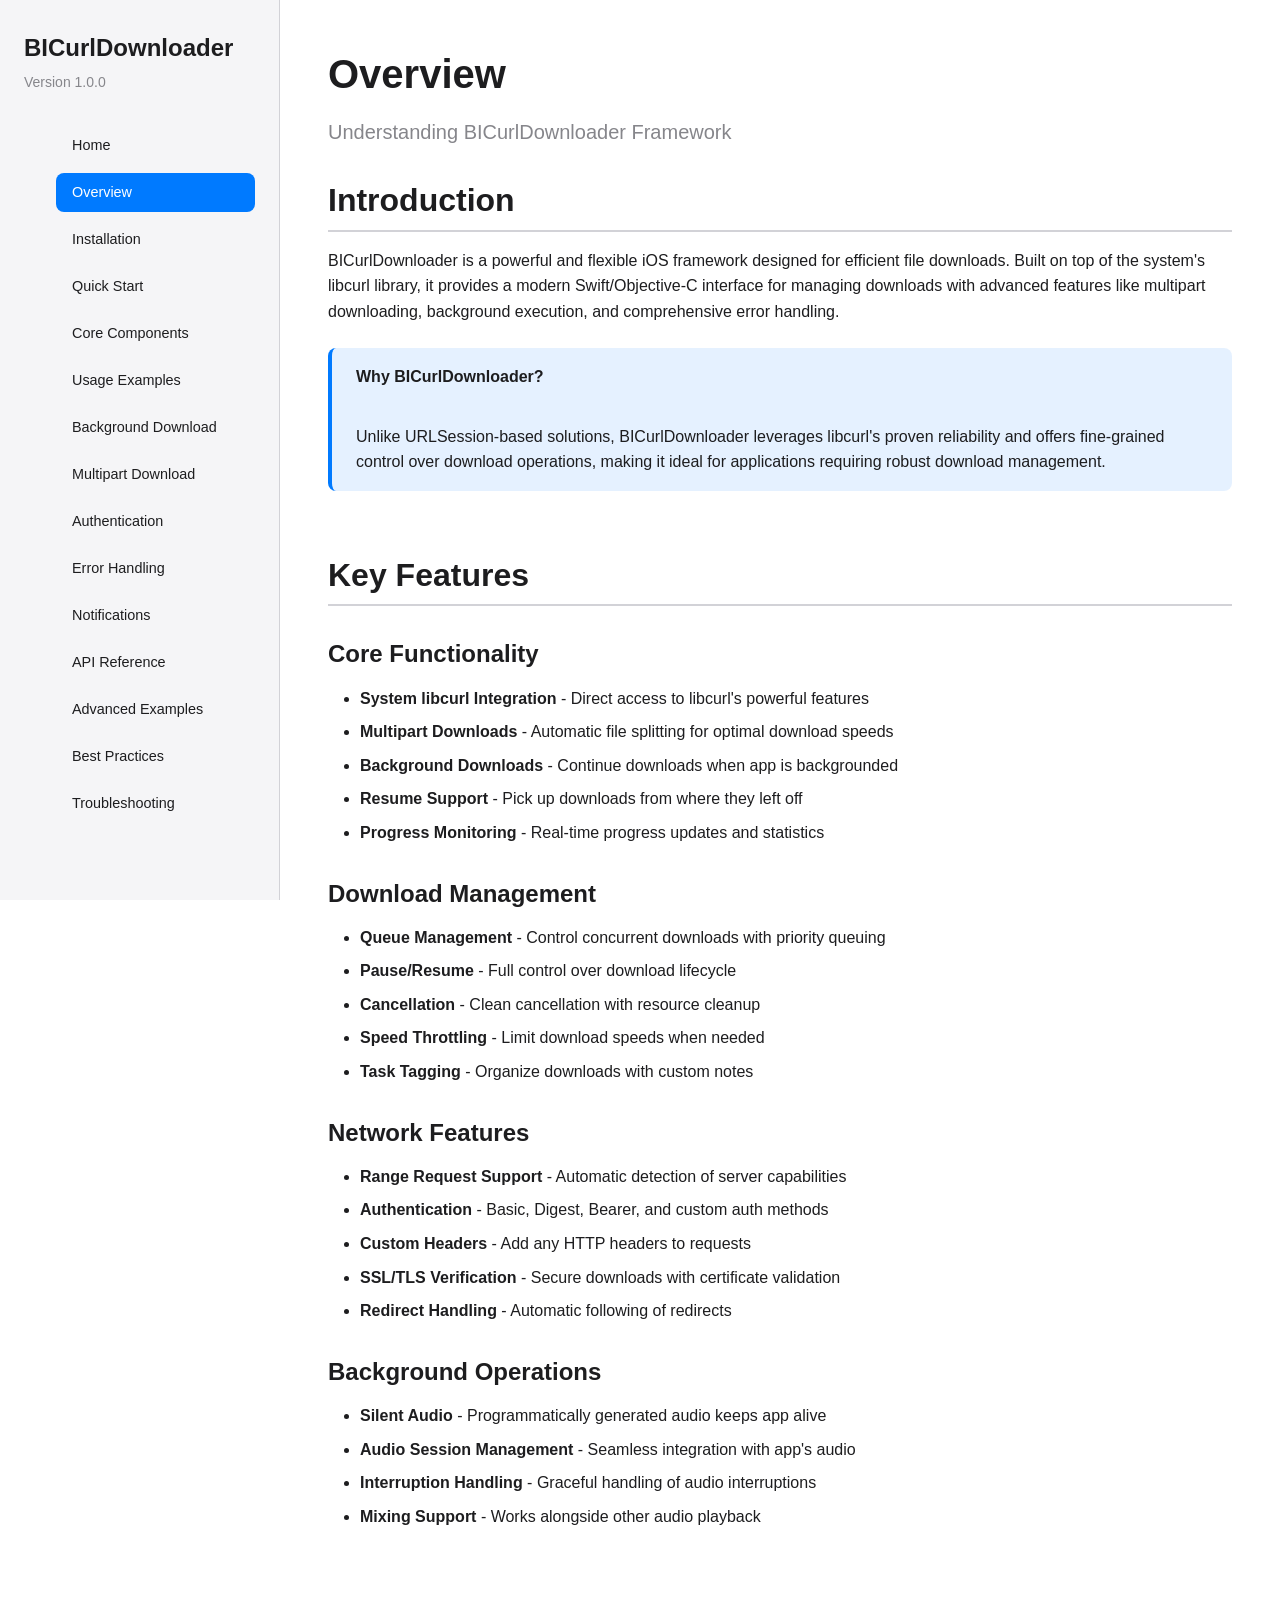
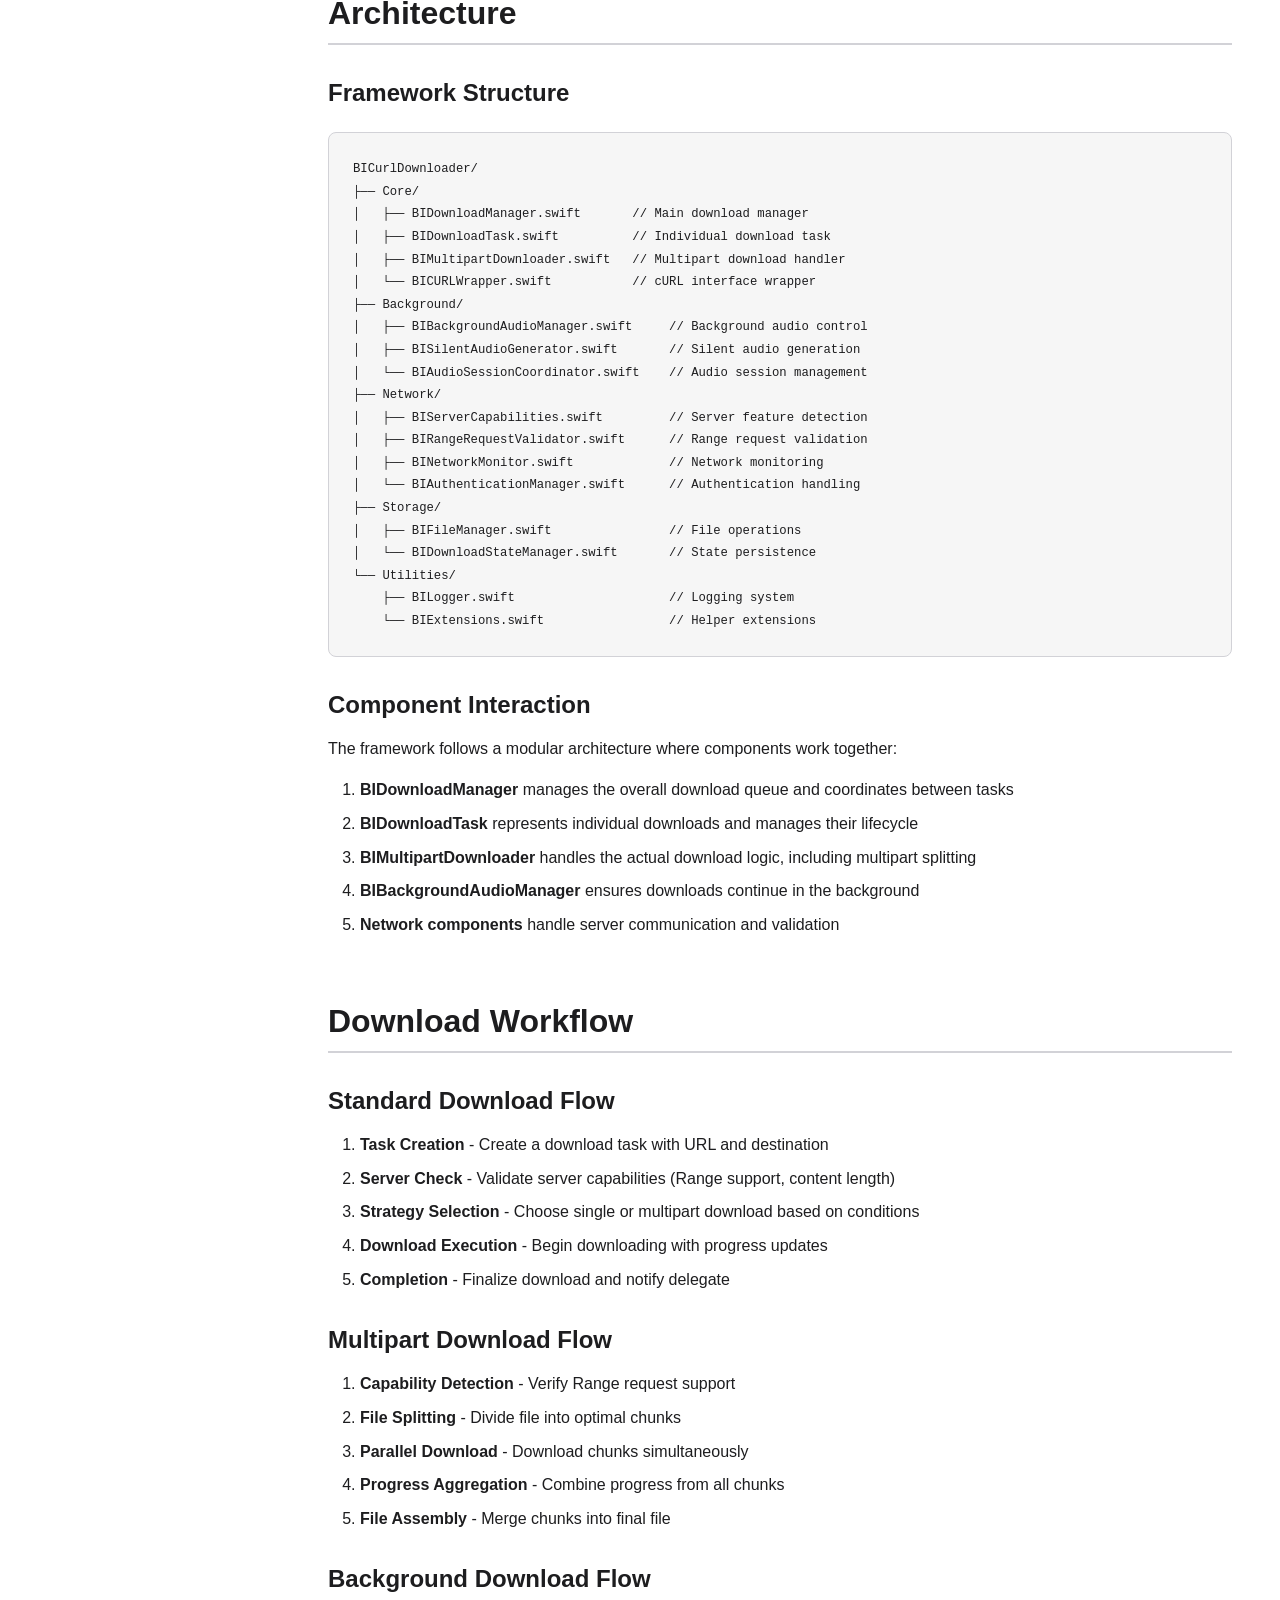
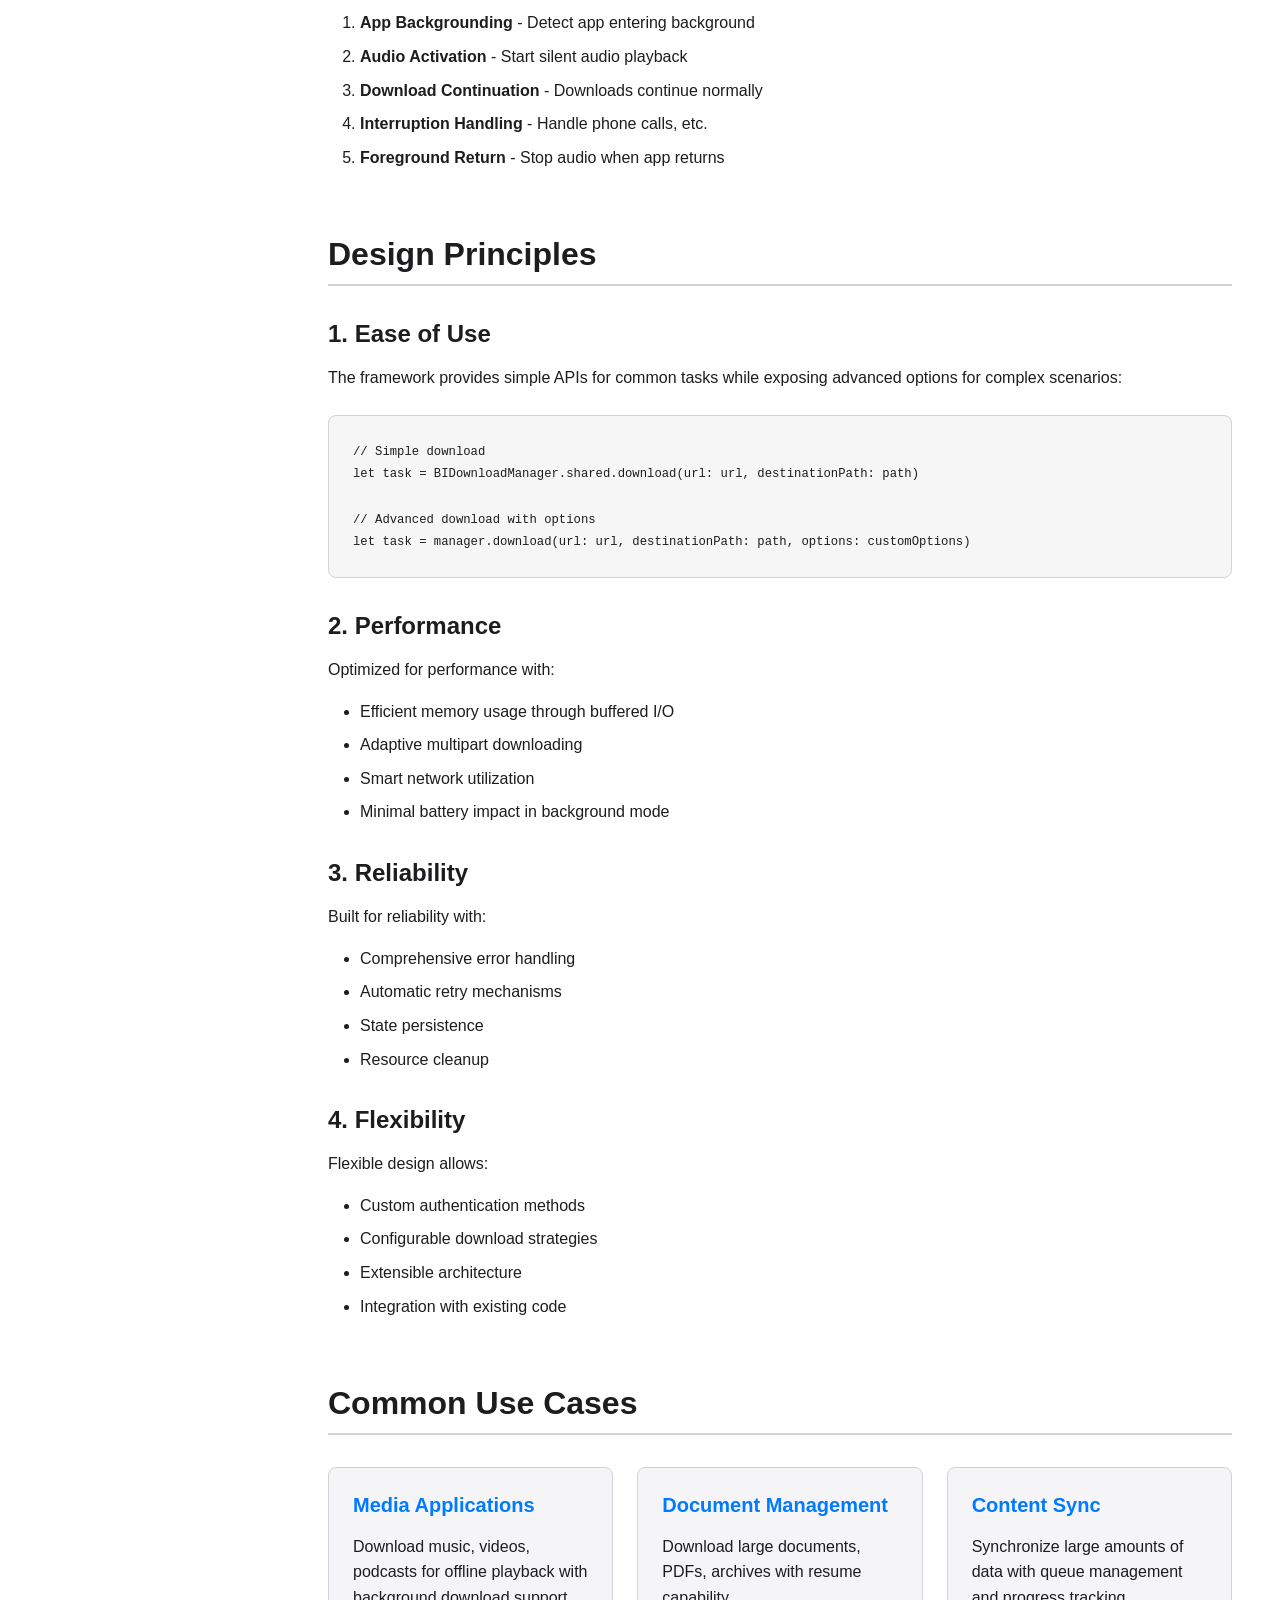
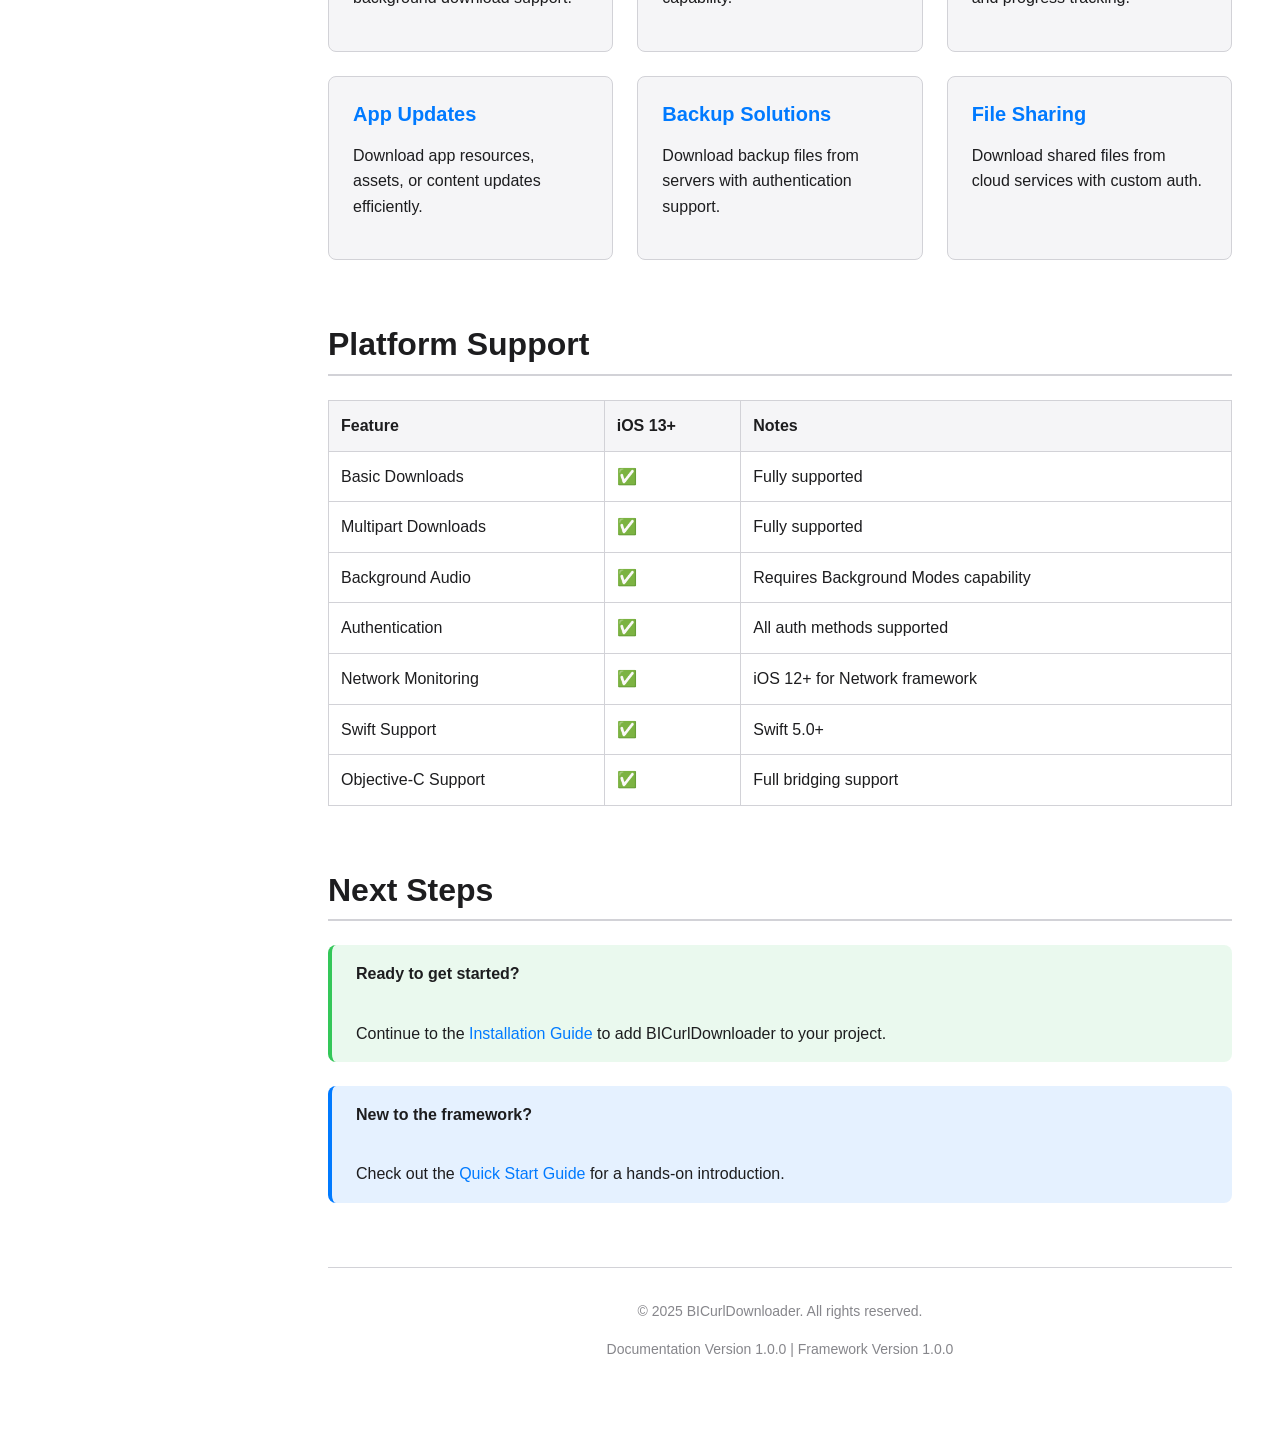
<file: Documentation/overview.html>
<!DOCTYPE html>
<html lang="en">
<head>
    <meta charset="UTF-8">
    <meta name="viewport" content="width=device-width, initial-scale=1.0">
    <title>Overview - BICurlDownloader</title>
    <link rel="stylesheet" href="styles.css">
</head>
<body>
    <div class="container">
        <!-- Sidebar Navigation -->
        <aside class="sidebar">
            <div class="sidebar-header">
                <h1>BICurlDownloader</h1>
                <div class="version">Version 1.0.0</div>
            </div>
            <nav>
                <ul class="nav-menu">
                    <li><a href="index.html">Home</a></li>
                    <li><a href="overview.html" class="active">Overview</a></li>
                    <li><a href="installation.html">Installation</a></li>
                    <li><a href="quick-start.html">Quick Start</a></li>
                    <li><a href="core-components.html">Core Components</a></li>
                    <li><a href="usage-examples.html">Usage Examples</a></li>
                    <li><a href="background-download.html">Background Download</a></li>
                    <li><a href="multipart-download.html">Multipart Download</a></li>
                    <li><a href="authentication.html">Authentication</a></li>
                    <li><a href="error-handling.html">Error Handling</a></li>
                    <li><a href="notifications.html">Notifications</a></li>
                    <li><a href="api-reference.html">API Reference</a></li>
                    <li><a href="advanced-examples.html">Advanced Examples</a></li>
                    <li><a href="best-practices.html">Best Practices</a></li>
                    <li><a href="troubleshooting.html">Troubleshooting</a></li>
                </ul>
            </nav>
        </aside>

        <!-- Main Content -->
        <main class="main-content">
            <h1>Overview</h1>
            <p class="subtitle">Understanding BICurlDownloader Framework</p>

            <section id="introduction">
                <h2>Introduction</h2>
                <p>BICurlDownloader is a powerful and flexible iOS framework designed for efficient file downloads. Built on top of the system's libcurl library, it provides a modern Swift/Objective-C interface for managing downloads with advanced features like multipart downloading, background execution, and comprehensive error handling.</p>

                <div class="alert alert-info">
                    <strong>Why BICurlDownloader?</strong><br>
                    Unlike URLSession-based solutions, BICurlDownloader leverages libcurl's proven reliability and offers fine-grained control over download operations, making it ideal for applications requiring robust download management.
                </div>
            </section>

            <section id="key-features">
                <h2>Key Features</h2>

                <h3>Core Functionality</h3>
                <ul>
                    <li><strong>System libcurl Integration</strong> - Direct access to libcurl's powerful features</li>
                    <li><strong>Multipart Downloads</strong> - Automatic file splitting for optimal download speeds</li>
                    <li><strong>Background Downloads</strong> - Continue downloads when app is backgrounded</li>
                    <li><strong>Resume Support</strong> - Pick up downloads from where they left off</li>
                    <li><strong>Progress Monitoring</strong> - Real-time progress updates and statistics</li>
                </ul>

                <h3>Download Management</h3>
                <ul>
                    <li><strong>Queue Management</strong> - Control concurrent downloads with priority queuing</li>
                    <li><strong>Pause/Resume</strong> - Full control over download lifecycle</li>
                    <li><strong>Cancellation</strong> - Clean cancellation with resource cleanup</li>
                    <li><strong>Speed Throttling</strong> - Limit download speeds when needed</li>
                    <li><strong>Task Tagging</strong> - Organize downloads with custom notes</li>
                </ul>

                <h3>Network Features</h3>
                <ul>
                    <li><strong>Range Request Support</strong> - Automatic detection of server capabilities</li>
                    <li><strong>Authentication</strong> - Basic, Digest, Bearer, and custom auth methods</li>
                    <li><strong>Custom Headers</strong> - Add any HTTP headers to requests</li>
                    <li><strong>SSL/TLS Verification</strong> - Secure downloads with certificate validation</li>
                    <li><strong>Redirect Handling</strong> - Automatic following of redirects</li>
                </ul>

                <h3>Background Operations</h3>
                <ul>
                    <li><strong>Silent Audio</strong> - Programmatically generated audio keeps app alive</li>
                    <li><strong>Audio Session Management</strong> - Seamless integration with app's audio</li>
                    <li><strong>Interruption Handling</strong> - Graceful handling of audio interruptions</li>
                    <li><strong>Mixing Support</strong> - Works alongside other audio playback</li>
                </ul>
            </section>

            <section id="architecture">
                <h2>Architecture</h2>
                
                <h3>Framework Structure</h3>
                <pre><code>BICurlDownloader/
├── Core/
│   ├── BIDownloadManager.swift       // Main download manager
│   ├── BIDownloadTask.swift          // Individual download task
│   ├── BIMultipartDownloader.swift   // Multipart download handler
│   └── BICURLWrapper.swift           // cURL interface wrapper
├── Background/
│   ├── BIBackgroundAudioManager.swift     // Background audio control
│   ├── BISilentAudioGenerator.swift       // Silent audio generation
│   └── BIAudioSessionCoordinator.swift    // Audio session management
├── Network/
│   ├── BIServerCapabilities.swift         // Server feature detection
│   ├── BIRangeRequestValidator.swift      // Range request validation
│   ├── BINetworkMonitor.swift             // Network monitoring
│   └── BIAuthenticationManager.swift      // Authentication handling
├── Storage/
│   ├── BIFileManager.swift                // File operations
│   └── BIDownloadStateManager.swift       // State persistence
└── Utilities/
    ├── BILogger.swift                     // Logging system
    └── BIExtensions.swift                 // Helper extensions</code></pre>

                <h3>Component Interaction</h3>
                <p>The framework follows a modular architecture where components work together:</p>
                <ol>
                    <li><strong>BIDownloadManager</strong> manages the overall download queue and coordinates between tasks</li>
                    <li><strong>BIDownloadTask</strong> represents individual downloads and manages their lifecycle</li>
                    <li><strong>BIMultipartDownloader</strong> handles the actual download logic, including multipart splitting</li>
                    <li><strong>BIBackgroundAudioManager</strong> ensures downloads continue in the background</li>
                    <li><strong>Network components</strong> handle server communication and validation</li>
                </ol>
            </section>

            <section id="workflow">
                <h2>Download Workflow</h2>
                
                <h3>Standard Download Flow</h3>
                <ol>
                    <li><strong>Task Creation</strong> - Create a download task with URL and destination</li>
                    <li><strong>Server Check</strong> - Validate server capabilities (Range support, content length)</li>
                    <li><strong>Strategy Selection</strong> - Choose single or multipart download based on conditions</li>
                    <li><strong>Download Execution</strong> - Begin downloading with progress updates</li>
                    <li><strong>Completion</strong> - Finalize download and notify delegate</li>
                </ol>

                <h3>Multipart Download Flow</h3>
                <ol>
                    <li><strong>Capability Detection</strong> - Verify Range request support</li>
                    <li><strong>File Splitting</strong> - Divide file into optimal chunks</li>
                    <li><strong>Parallel Download</strong> - Download chunks simultaneously</li>
                    <li><strong>Progress Aggregation</strong> - Combine progress from all chunks</li>
                    <li><strong>File Assembly</strong> - Merge chunks into final file</li>
                </ol>

                <h3>Background Download Flow</h3>
                <ol>
                    <li><strong>App Backgrounding</strong> - Detect app entering background</li>
                    <li><strong>Audio Activation</strong> - Start silent audio playback</li>
                    <li><strong>Download Continuation</strong> - Downloads continue normally</li>
                    <li><strong>Interruption Handling</strong> - Handle phone calls, etc.</li>
                    <li><strong>Foreground Return</strong> - Stop audio when app returns</li>
                </ol>
            </section>

            <section id="design-principles">
                <h2>Design Principles</h2>

                <h3>1. Ease of Use</h3>
                <p>The framework provides simple APIs for common tasks while exposing advanced options for complex scenarios:</p>
                <pre><code>// Simple download
let task = BIDownloadManager.shared.download(url: url, destinationPath: path)

// Advanced download with options
let task = manager.download(url: url, destinationPath: path, options: customOptions)</code></pre>

                <h3>2. Performance</h3>
                <p>Optimized for performance with:</p>
                <ul>
                    <li>Efficient memory usage through buffered I/O</li>
                    <li>Adaptive multipart downloading</li>
                    <li>Smart network utilization</li>
                    <li>Minimal battery impact in background mode</li>
                </ul>

                <h3>3. Reliability</h3>
                <p>Built for reliability with:</p>
                <ul>
                    <li>Comprehensive error handling</li>
                    <li>Automatic retry mechanisms</li>
                    <li>State persistence</li>
                    <li>Resource cleanup</li>
                </ul>

                <h3>4. Flexibility</h3>
                <p>Flexible design allows:</p>
                <ul>
                    <li>Custom authentication methods</li>
                    <li>Configurable download strategies</li>
                    <li>Extensible architecture</li>
                    <li>Integration with existing code</li>
                </ul>
            </section>

            <section id="use-cases">
                <h2>Common Use Cases</h2>

                <div class="feature-list">
                    <div class="feature-item">
                        <h4>Media Applications</h4>
                        <p>Download music, videos, podcasts for offline playback with background download support.</p>
                    </div>
                    <div class="feature-item">
                        <h4>Document Management</h4>
                        <p>Download large documents, PDFs, archives with resume capability.</p>
                    </div>
                    <div class="feature-item">
                        <h4>Content Sync</h4>
                        <p>Synchronize large amounts of data with queue management and progress tracking.</p>
                    </div>
                    <div class="feature-item">
                        <h4>App Updates</h4>
                        <p>Download app resources, assets, or content updates efficiently.</p>
                    </div>
                    <div class="feature-item">
                        <h4>Backup Solutions</h4>
                        <p>Download backup files from servers with authentication support.</p>
                    </div>
                    <div class="feature-item">
                        <h4>File Sharing</h4>
                        <p>Download shared files from cloud services with custom auth.</p>
                    </div>
                </div>
            </section>

            <section id="platform-support">
                <h2>Platform Support</h2>
                
                <table>
                    <tr>
                        <th>Feature</th>
                        <th>iOS 13+</th>
                        <th>Notes</th>
                    </tr>
                    <tr>
                        <td>Basic Downloads</td>
                        <td>✅</td>
                        <td>Fully supported</td>
                    </tr>
                    <tr>
                        <td>Multipart Downloads</td>
                        <td>✅</td>
                        <td>Fully supported</td>
                    </tr>
                    <tr>
                        <td>Background Audio</td>
                        <td>✅</td>
                        <td>Requires Background Modes capability</td>
                    </tr>
                    <tr>
                        <td>Authentication</td>
                        <td>✅</td>
                        <td>All auth methods supported</td>
                    </tr>
                    <tr>
                        <td>Network Monitoring</td>
                        <td>✅</td>
                        <td>iOS 12+ for Network framework</td>
                    </tr>
                    <tr>
                        <td>Swift Support</td>
                        <td>✅</td>
                        <td>Swift 5.0+</td>
                    </tr>
                    <tr>
                        <td>Objective-C Support</td>
                        <td>✅</td>
                        <td>Full bridging support</td>
                    </tr>
                </table>
            </section>

            <section id="next-steps">
                <h2>Next Steps</h2>
                
                <div class="alert alert-success">
                    <strong>Ready to get started?</strong><br>
                    Continue to the <a href="installation.html">Installation Guide</a> to add BICurlDownloader to your project.
                </div>

                <div class="alert alert-info">
                    <strong>New to the framework?</strong><br>
                    Check out the <a href="quick-start.html">Quick Start Guide</a> for a hands-on introduction.
                </div>
            </section>

            <footer>
                <p>&copy; 2025 BICurlDownloader. All rights reserved.</p>
                <p>Documentation Version 1.0.0 | Framework Version 1.0.0</p>
            </footer>
        </main>
    </div>
</body>
</html>
</file>
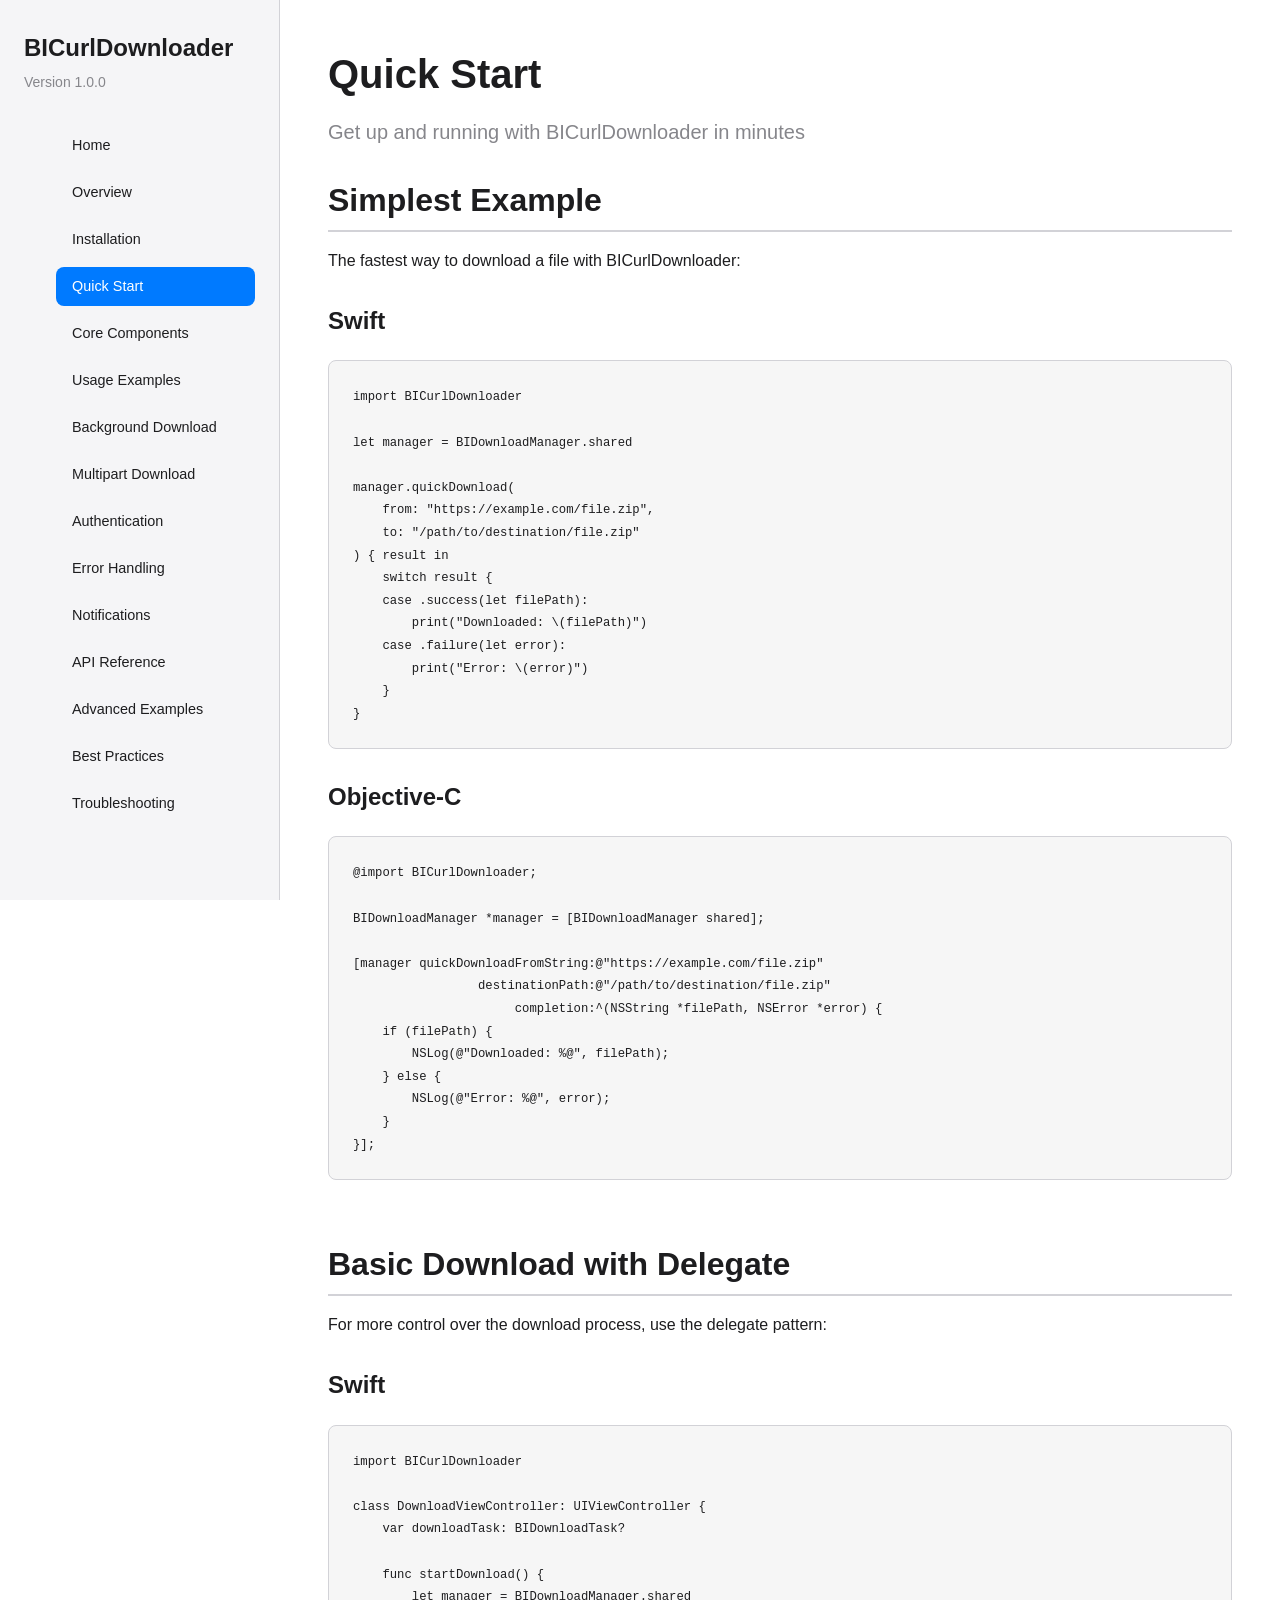
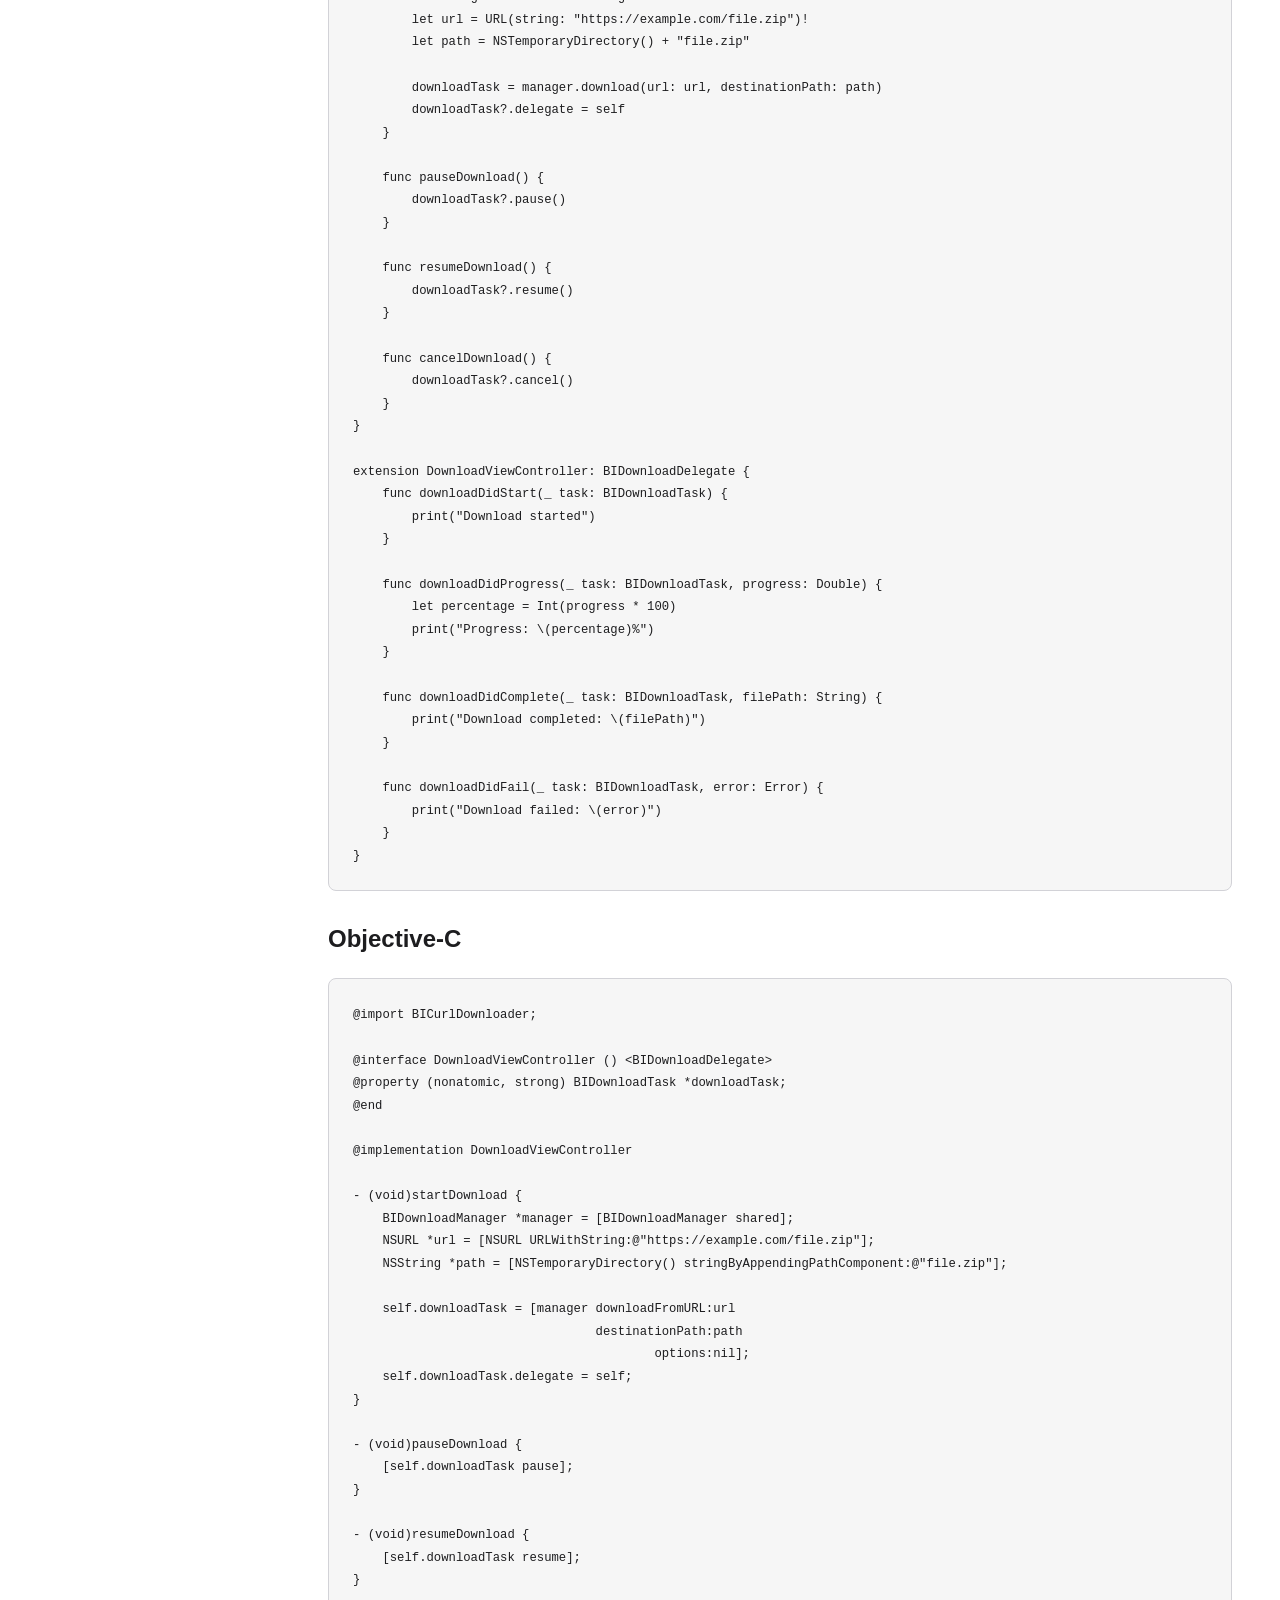
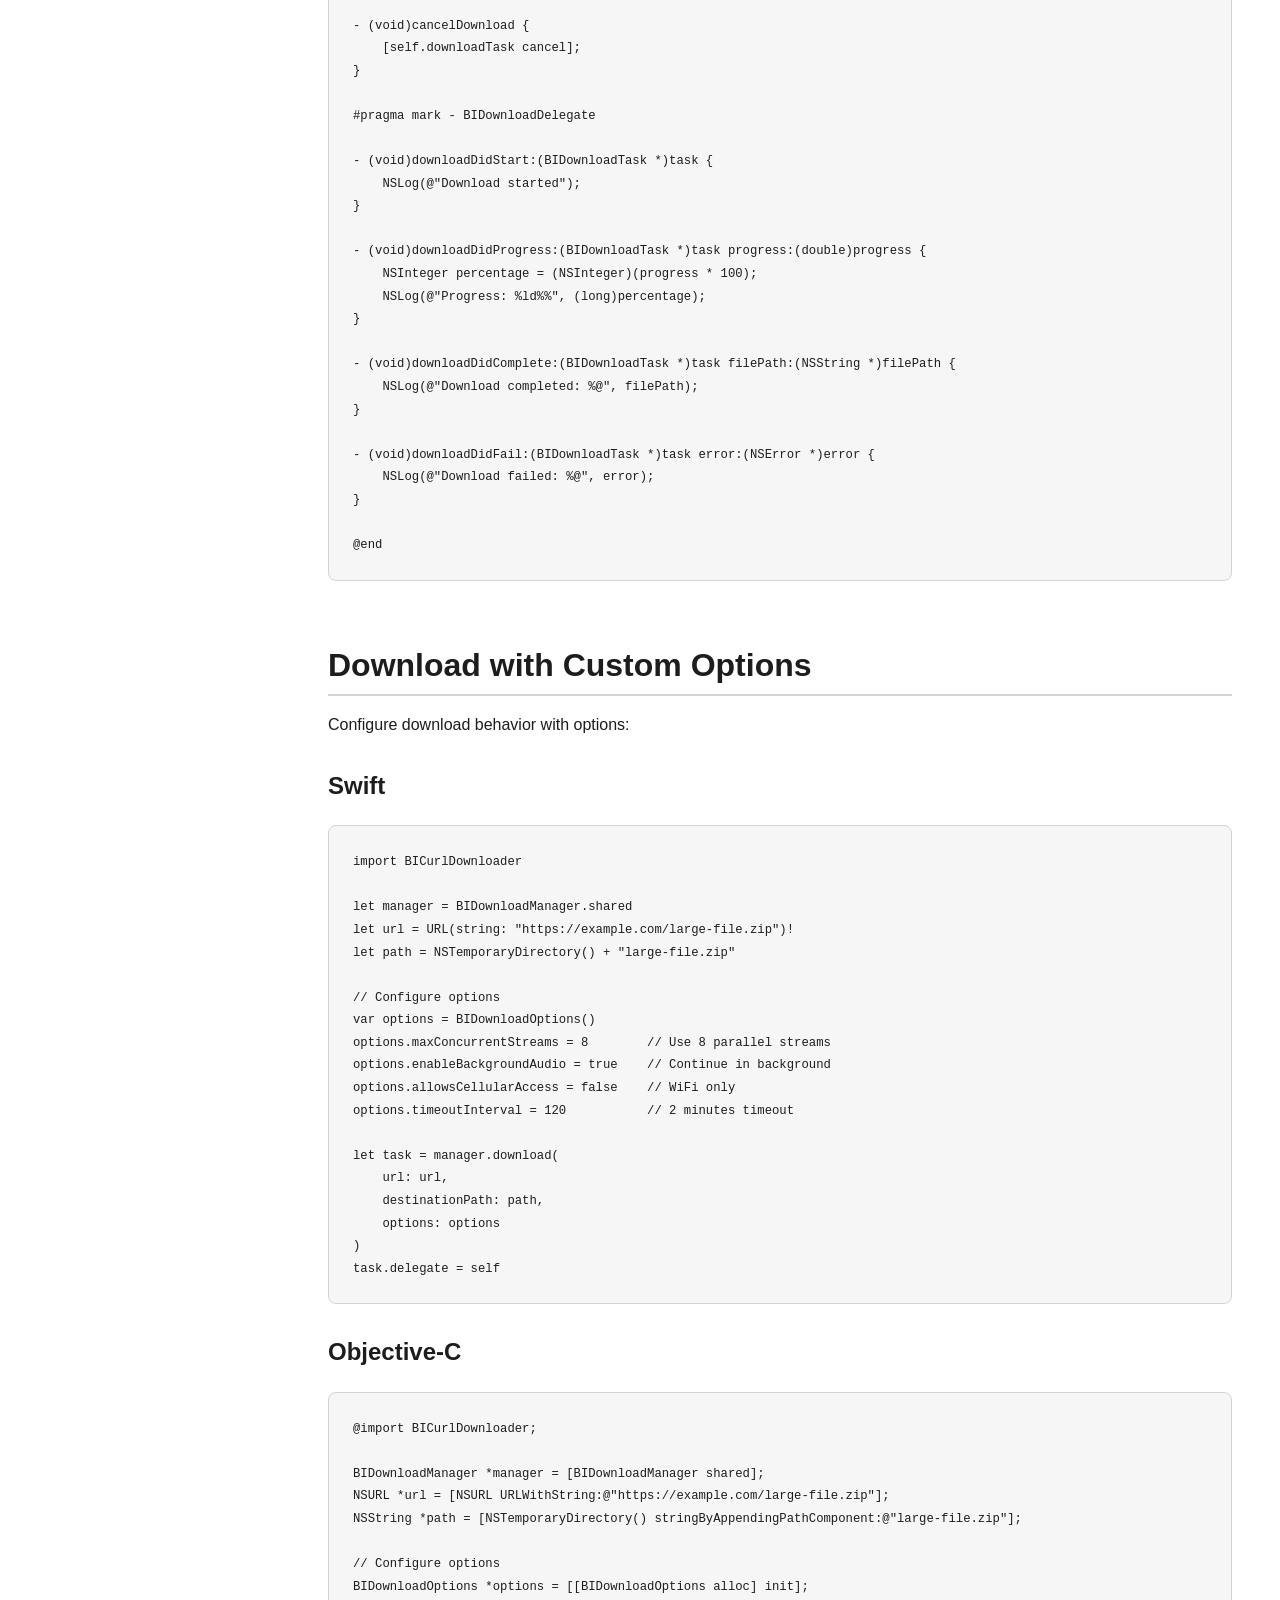
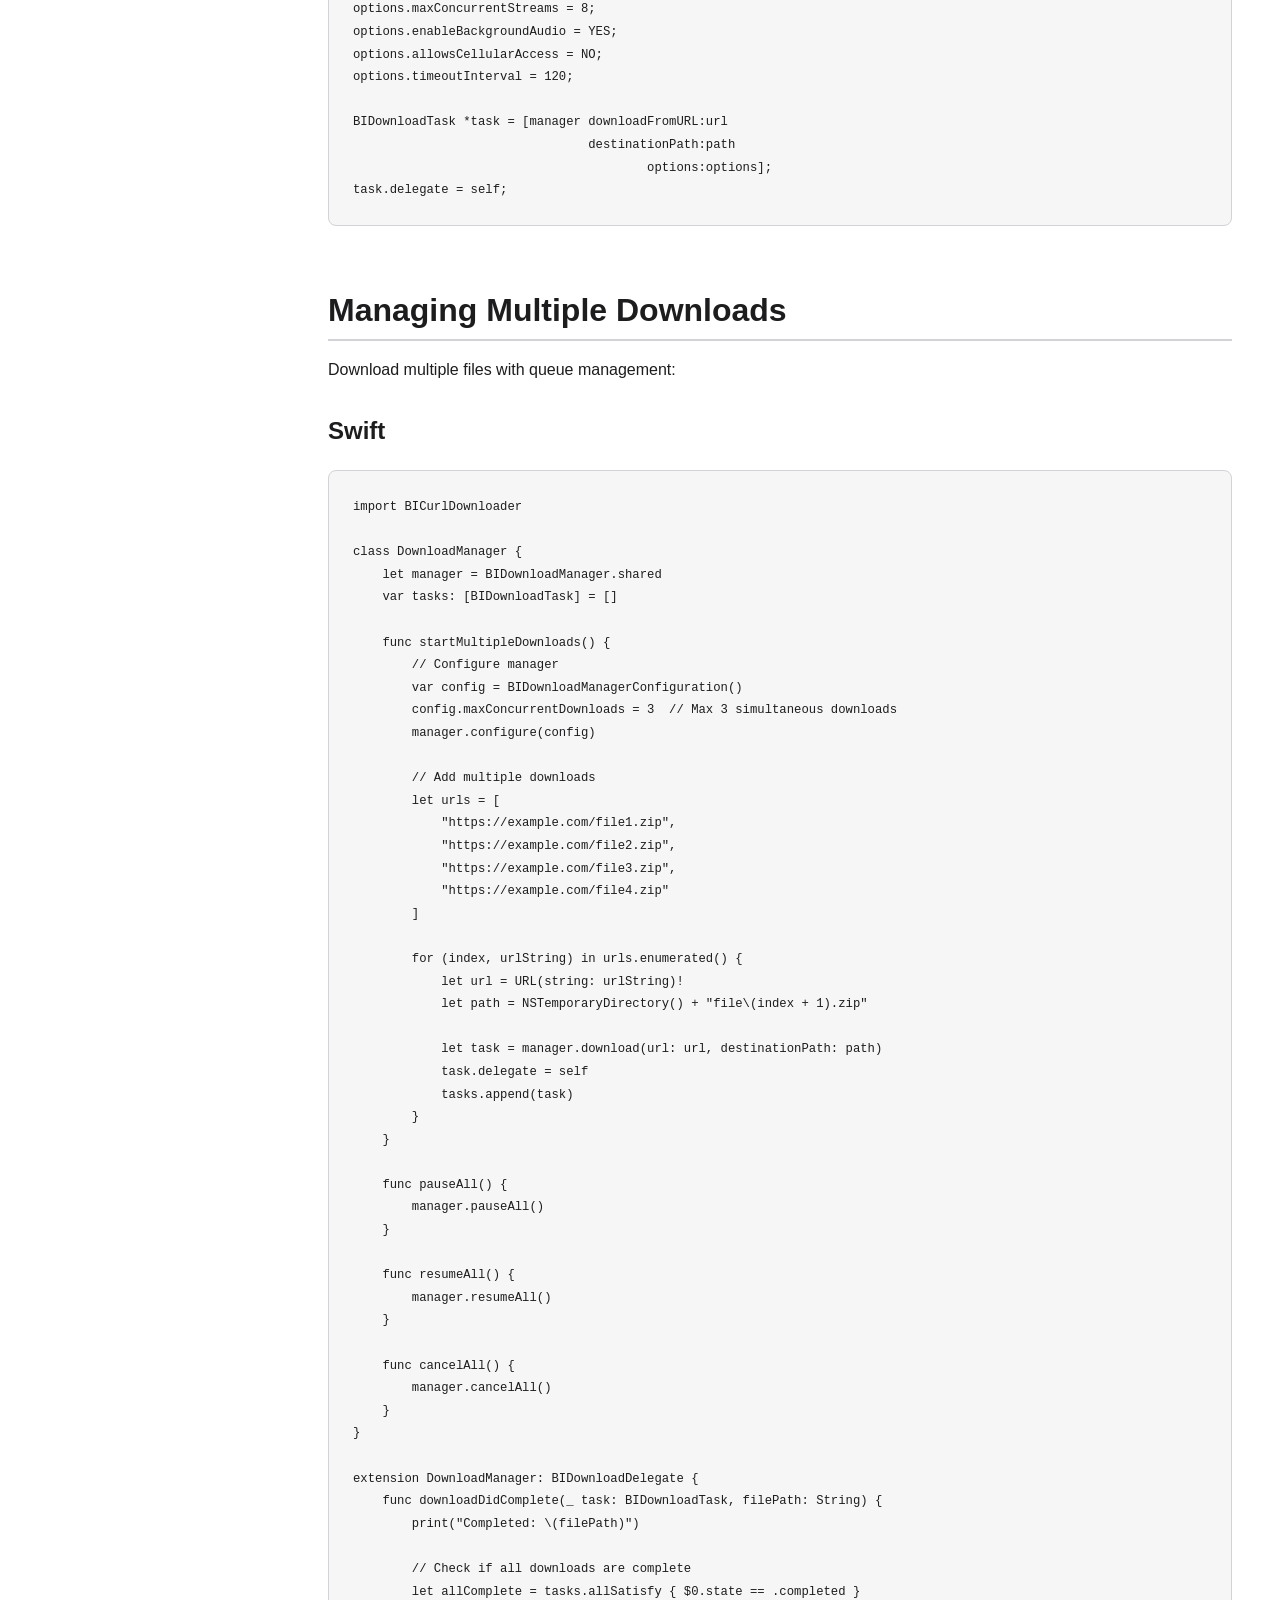
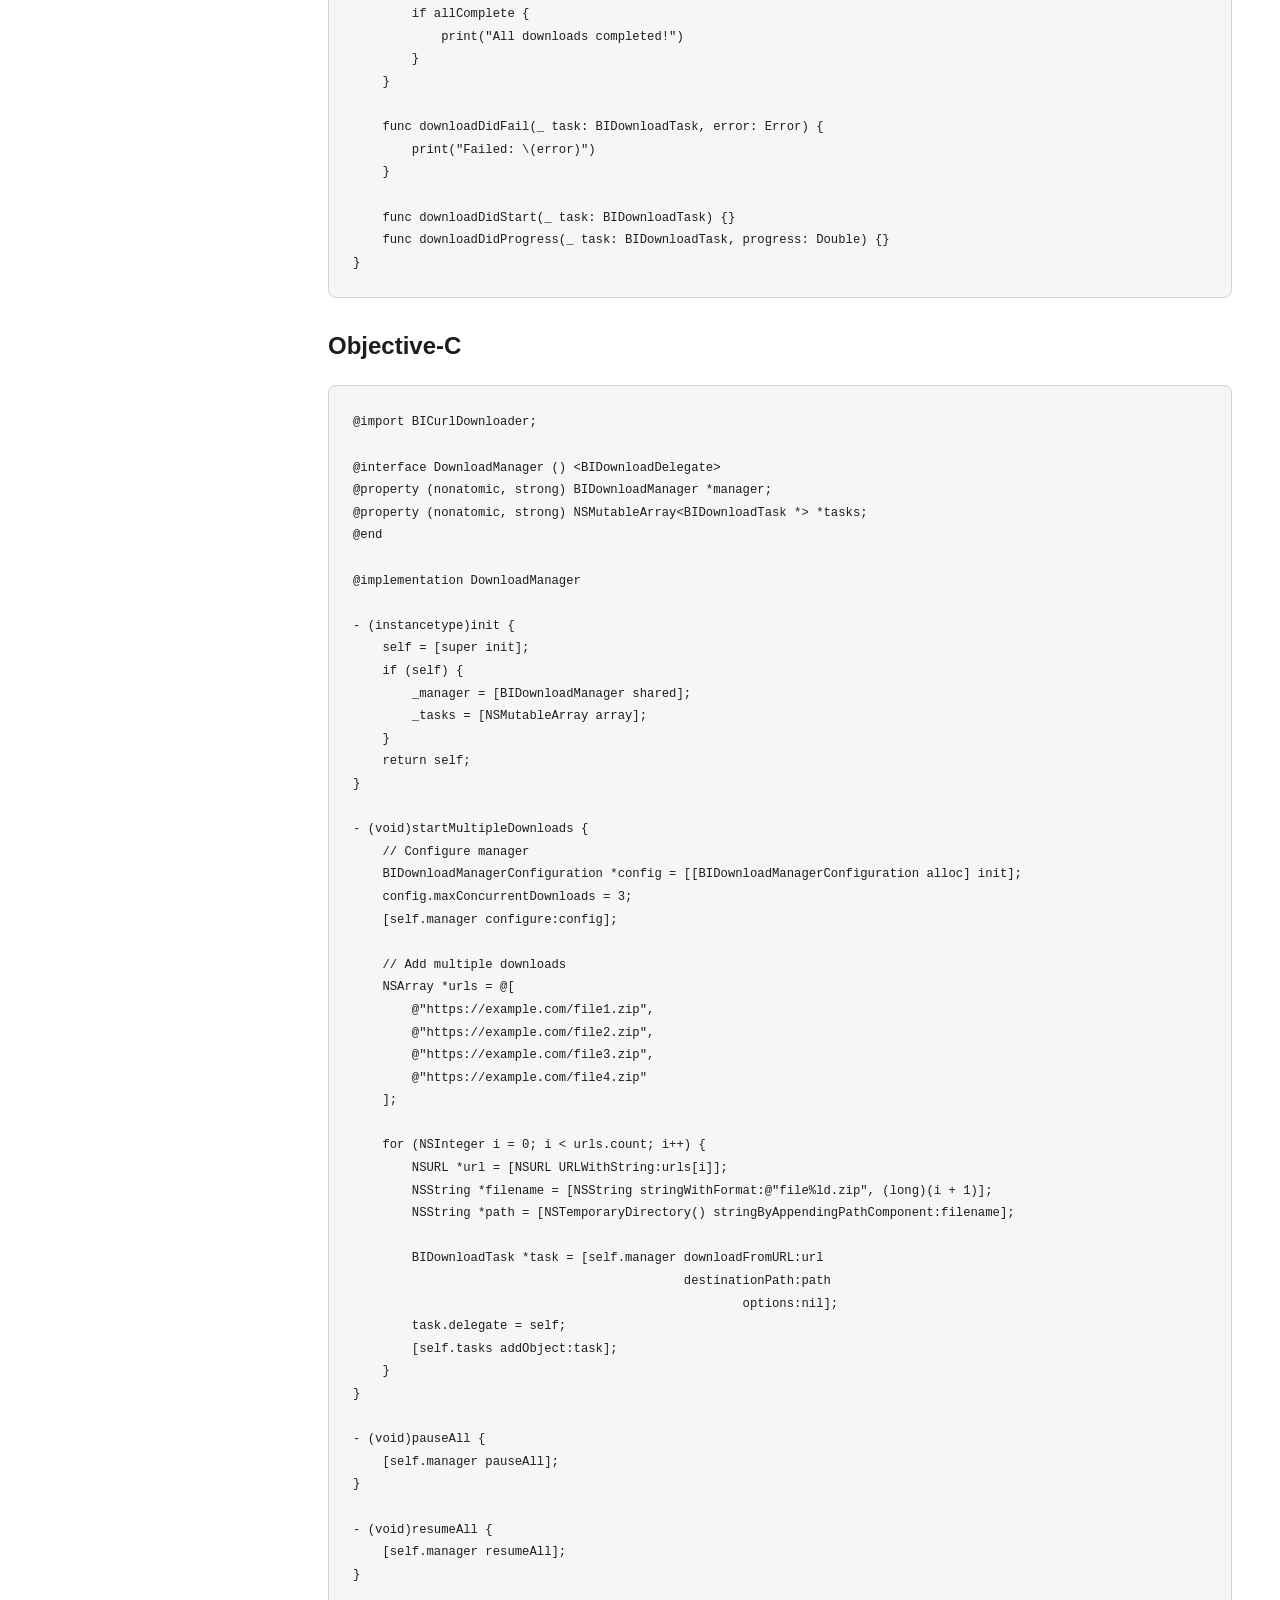
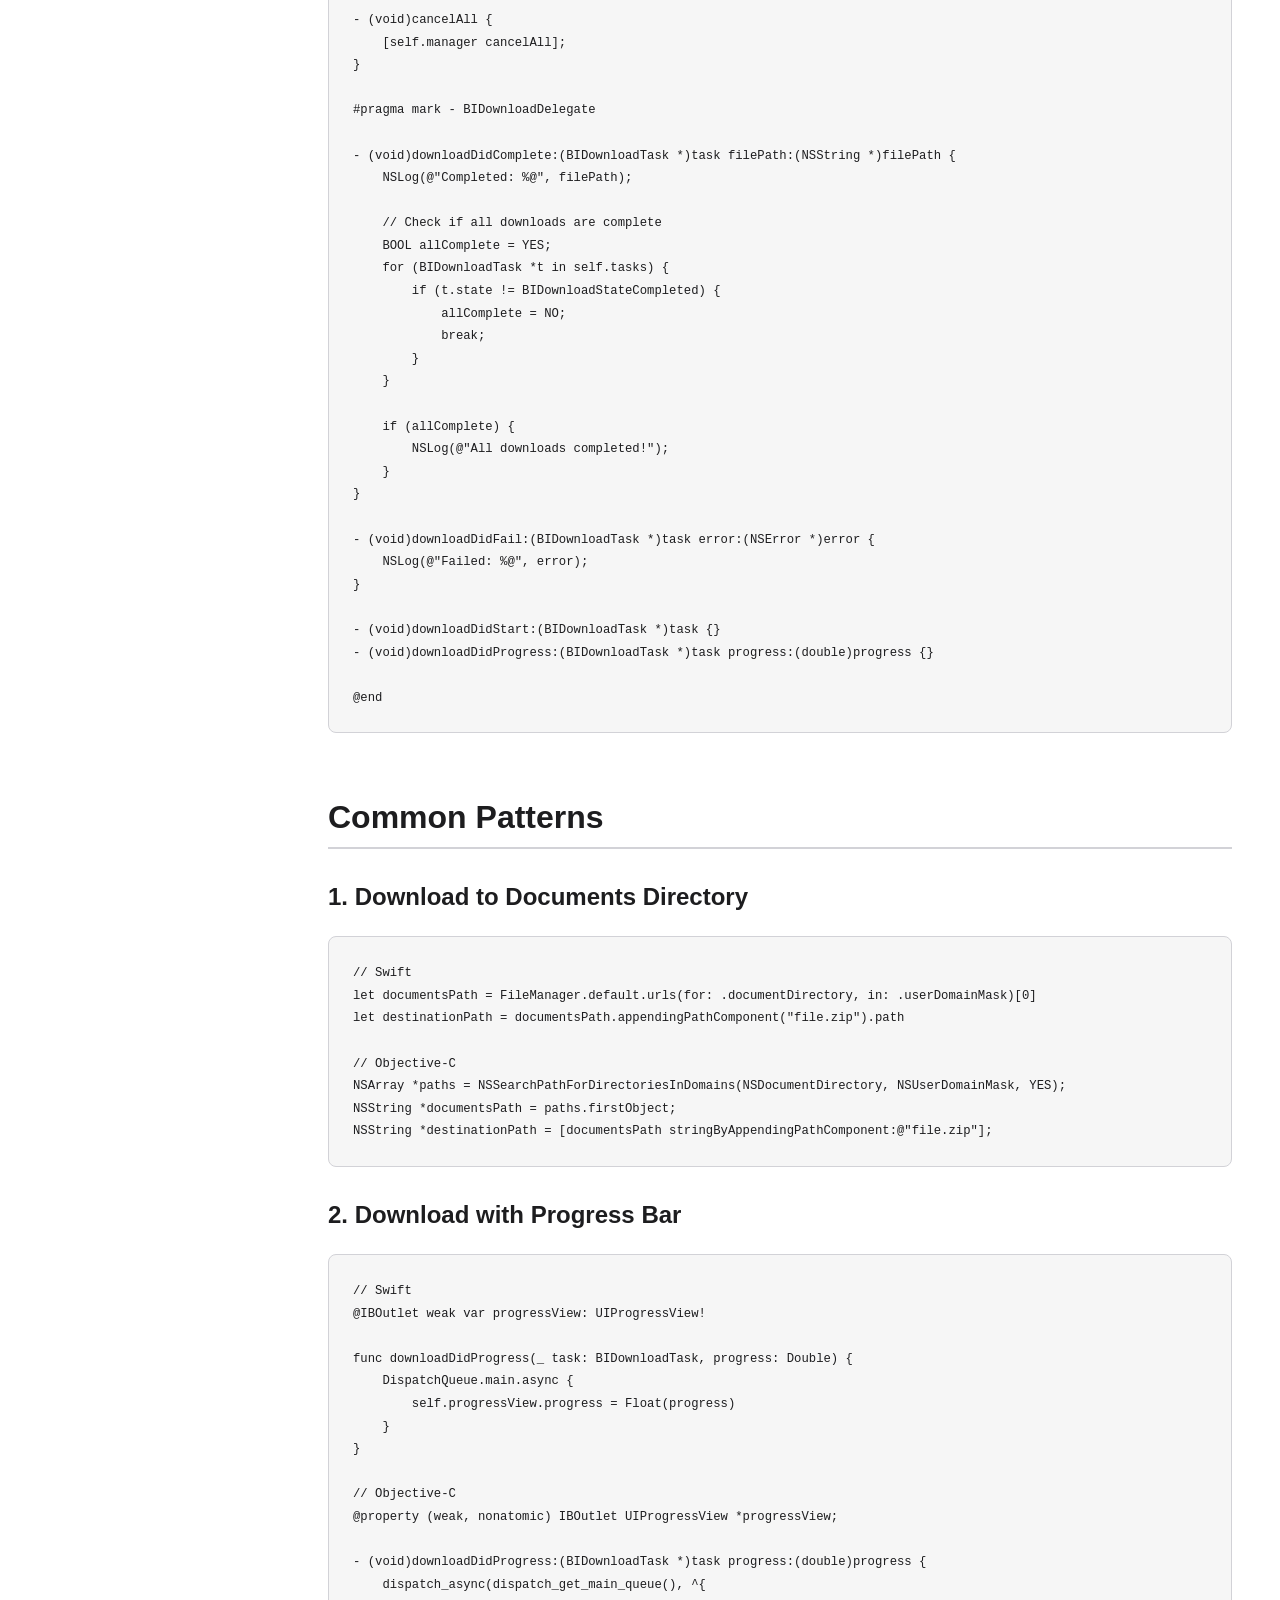
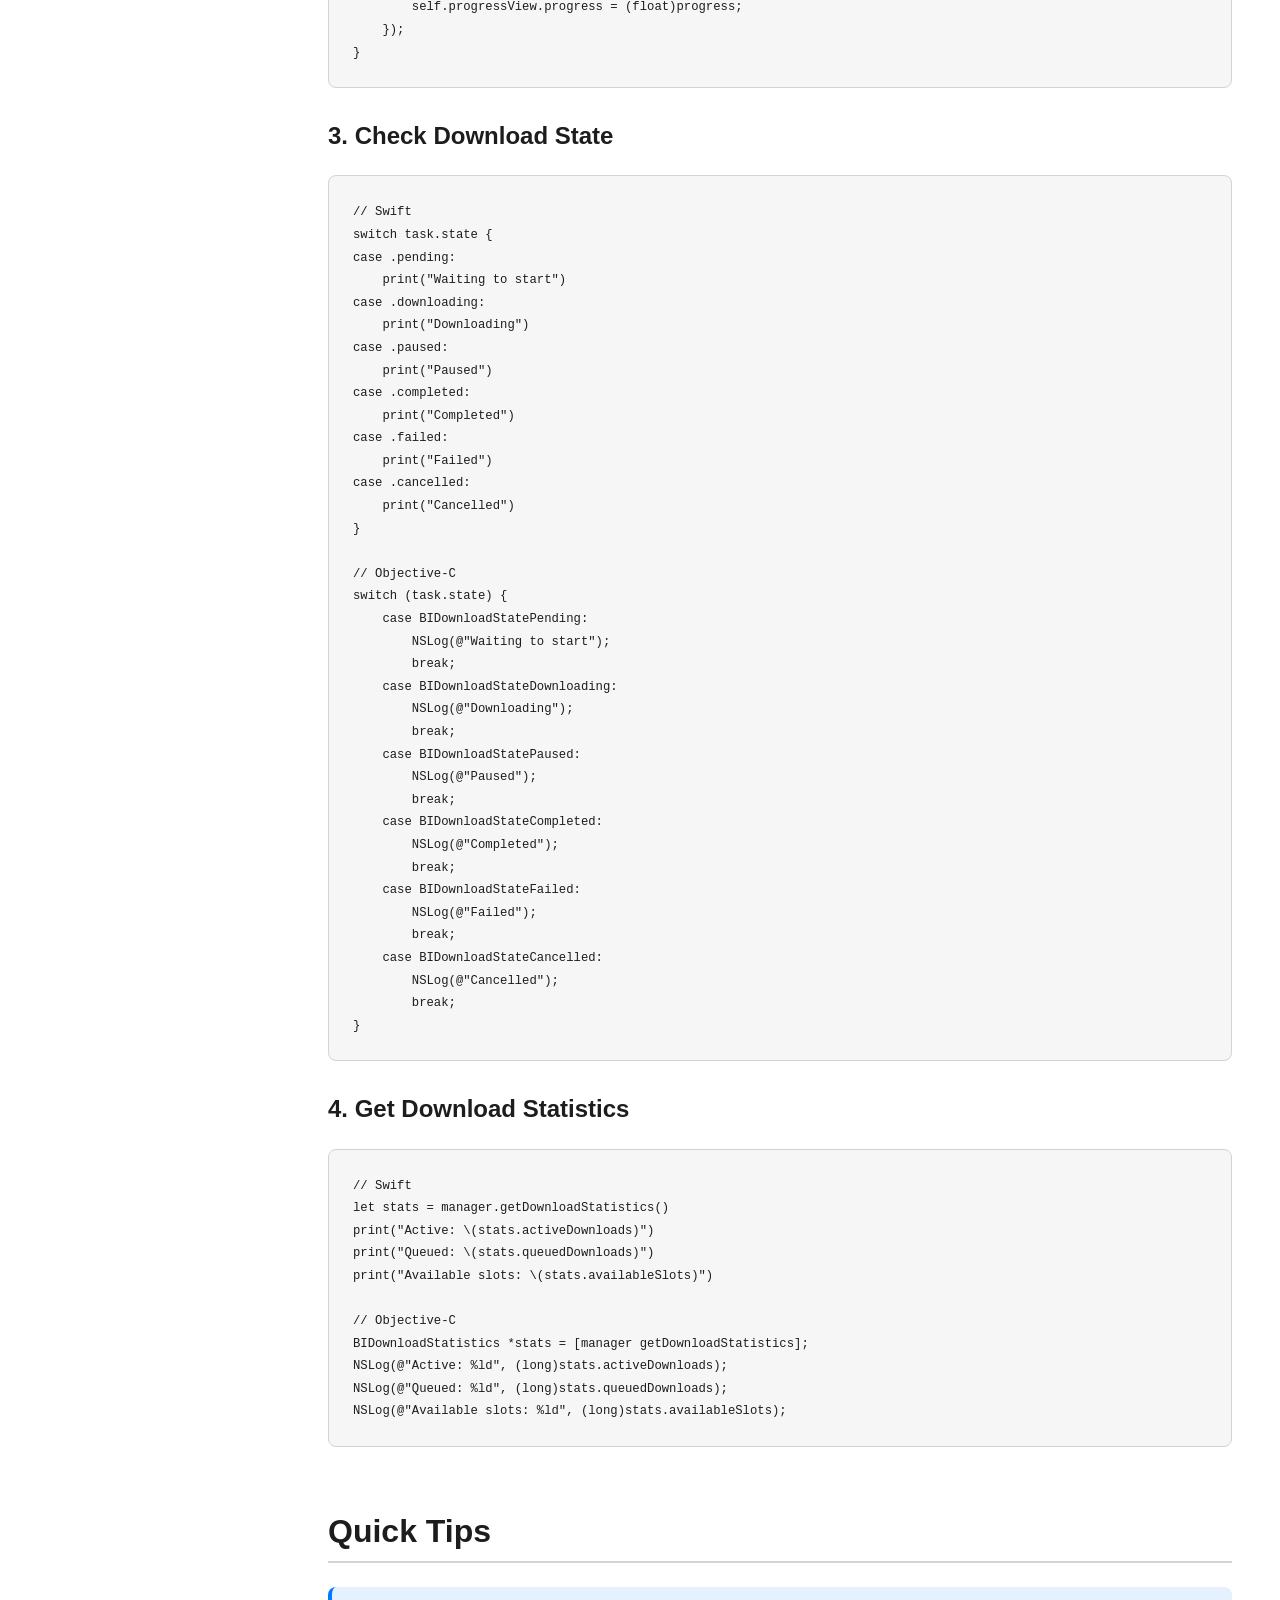
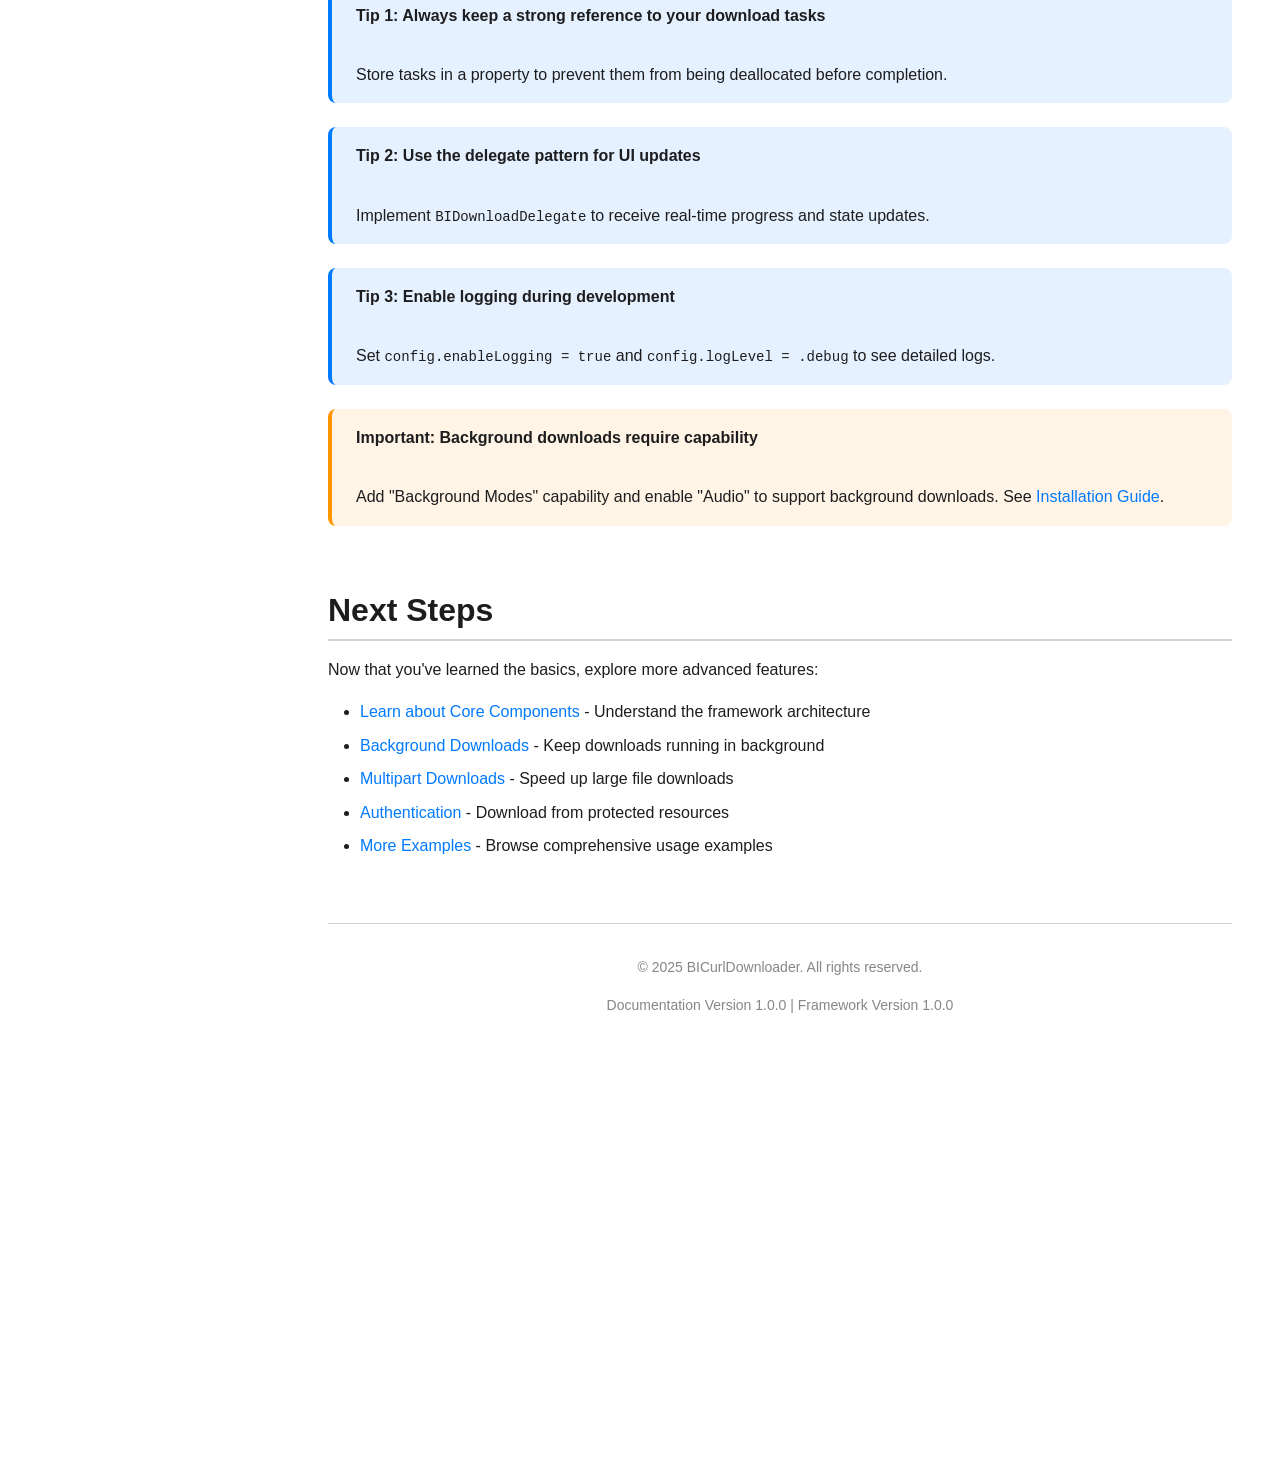
<file: Documentation/quick-start.html>
<!DOCTYPE html>
<html lang="en">
<head>
    <meta charset="UTF-8">
    <meta name="viewport" content="width=device-width, initial-scale=1.0">
    <title>Quick Start - BICurlDownloader</title>
    <link rel="stylesheet" href="styles.css">
</head>
<body>
    <div class="container">
        <!-- Sidebar Navigation -->
        <aside class="sidebar">
            <div class="sidebar-header">
                <h1>BICurlDownloader</h1>
                <div class="version">Version 1.0.0</div>
            </div>
            <nav>
                <ul class="nav-menu">
                    <li><a href="index.html">Home</a></li>
                    <li><a href="overview.html">Overview</a></li>
                    <li><a href="installation.html">Installation</a></li>
                    <li><a href="quick-start.html" class="active">Quick Start</a></li>
                    <li><a href="core-components.html">Core Components</a></li>
                    <li><a href="usage-examples.html">Usage Examples</a></li>
                    <li><a href="background-download.html">Background Download</a></li>
                    <li><a href="multipart-download.html">Multipart Download</a></li>
                    <li><a href="authentication.html">Authentication</a></li>
                    <li><a href="error-handling.html">Error Handling</a></li>
                    <li><a href="notifications.html">Notifications</a></li>
                    <li><a href="api-reference.html">API Reference</a></li>
                    <li><a href="advanced-examples.html">Advanced Examples</a></li>
                    <li><a href="best-practices.html">Best Practices</a></li>
                    <li><a href="troubleshooting.html">Troubleshooting</a></li>
                </ul>
            </nav>
        </aside>

        <!-- Main Content -->
        <main class="main-content">
            <h1>Quick Start</h1>
            <p class="subtitle">Get up and running with BICurlDownloader in minutes</p>

            <section id="simplest-example">
                <h2>Simplest Example</h2>
                <p>The fastest way to download a file with BICurlDownloader:</p>

                <h3>Swift</h3>
                <pre><code>import BICurlDownloader

let manager = BIDownloadManager.shared

manager.quickDownload(
    from: "https://example.com/file.zip",
    to: "/path/to/destination/file.zip"
) { result in
    switch result {
    case .success(let filePath):
        print("Downloaded: \(filePath)")
    case .failure(let error):
        print("Error: \(error)")
    }
}</code></pre>

                <h3>Objective-C</h3>
                <pre><code>@import BICurlDownloader;

BIDownloadManager *manager = [BIDownloadManager shared];

[manager quickDownloadFromString:@"https://example.com/file.zip"
                 destinationPath:@"/path/to/destination/file.zip"
                      completion:^(NSString *filePath, NSError *error) {
    if (filePath) {
        NSLog(@"Downloaded: %@", filePath);
    } else {
        NSLog(@"Error: %@", error);
    }
}];</code></pre>
            </section>

            <section id="basic-download">
                <h2>Basic Download with Delegate</h2>
                <p>For more control over the download process, use the delegate pattern:</p>

                <h3>Swift</h3>
                <pre><code>import BICurlDownloader

class DownloadViewController: UIViewController {
    var downloadTask: BIDownloadTask?
    
    func startDownload() {
        let manager = BIDownloadManager.shared
        let url = URL(string: "https://example.com/file.zip")!
        let path = NSTemporaryDirectory() + "file.zip"
        
        downloadTask = manager.download(url: url, destinationPath: path)
        downloadTask?.delegate = self
    }
    
    func pauseDownload() {
        downloadTask?.pause()
    }
    
    func resumeDownload() {
        downloadTask?.resume()
    }
    
    func cancelDownload() {
        downloadTask?.cancel()
    }
}

extension DownloadViewController: BIDownloadDelegate {
    func downloadDidStart(_ task: BIDownloadTask) {
        print("Download started")
    }
    
    func downloadDidProgress(_ task: BIDownloadTask, progress: Double) {
        let percentage = Int(progress * 100)
        print("Progress: \(percentage)%")
    }
    
    func downloadDidComplete(_ task: BIDownloadTask, filePath: String) {
        print("Download completed: \(filePath)")
    }
    
    func downloadDidFail(_ task: BIDownloadTask, error: Error) {
        print("Download failed: \(error)")
    }
}</code></pre>

                <h3>Objective-C</h3>
                <pre><code>@import BICurlDownloader;

@interface DownloadViewController () &lt;BIDownloadDelegate&gt;
@property (nonatomic, strong) BIDownloadTask *downloadTask;
@end

@implementation DownloadViewController

- (void)startDownload {
    BIDownloadManager *manager = [BIDownloadManager shared];
    NSURL *url = [NSURL URLWithString:@"https://example.com/file.zip"];
    NSString *path = [NSTemporaryDirectory() stringByAppendingPathComponent:@"file.zip"];
    
    self.downloadTask = [manager downloadFromURL:url 
                                 destinationPath:path 
                                         options:nil];
    self.downloadTask.delegate = self;
}

- (void)pauseDownload {
    [self.downloadTask pause];
}

- (void)resumeDownload {
    [self.downloadTask resume];
}

- (void)cancelDownload {
    [self.downloadTask cancel];
}

#pragma mark - BIDownloadDelegate

- (void)downloadDidStart:(BIDownloadTask *)task {
    NSLog(@"Download started");
}

- (void)downloadDidProgress:(BIDownloadTask *)task progress:(double)progress {
    NSInteger percentage = (NSInteger)(progress * 100);
    NSLog(@"Progress: %ld%%", (long)percentage);
}

- (void)downloadDidComplete:(BIDownloadTask *)task filePath:(NSString *)filePath {
    NSLog(@"Download completed: %@", filePath);
}

- (void)downloadDidFail:(BIDownloadTask *)task error:(NSError *)error {
    NSLog(@"Download failed: %@", error);
}

@end</code></pre>
            </section>

            <section id="with-options">
                <h2>Download with Custom Options</h2>
                <p>Configure download behavior with options:</p>

                <h3>Swift</h3>
                <pre><code>import BICurlDownloader

let manager = BIDownloadManager.shared
let url = URL(string: "https://example.com/large-file.zip")!
let path = NSTemporaryDirectory() + "large-file.zip"

// Configure options
var options = BIDownloadOptions()
options.maxConcurrentStreams = 8        // Use 8 parallel streams
options.enableBackgroundAudio = true    // Continue in background
options.allowsCellularAccess = false    // WiFi only
options.timeoutInterval = 120           // 2 minutes timeout

let task = manager.download(
    url: url,
    destinationPath: path,
    options: options
)
task.delegate = self</code></pre>

                <h3>Objective-C</h3>
                <pre><code>@import BICurlDownloader;

BIDownloadManager *manager = [BIDownloadManager shared];
NSURL *url = [NSURL URLWithString:@"https://example.com/large-file.zip"];
NSString *path = [NSTemporaryDirectory() stringByAppendingPathComponent:@"large-file.zip"];

// Configure options
BIDownloadOptions *options = [[BIDownloadOptions alloc] init];
options.maxConcurrentStreams = 8;
options.enableBackgroundAudio = YES;
options.allowsCellularAccess = NO;
options.timeoutInterval = 120;

BIDownloadTask *task = [manager downloadFromURL:url
                                destinationPath:path
                                        options:options];
task.delegate = self;</code></pre>
            </section>

            <section id="multiple-downloads">
                <h2>Managing Multiple Downloads</h2>
                <p>Download multiple files with queue management:</p>

                <h3>Swift</h3>
                <pre><code>import BICurlDownloader

class DownloadManager {
    let manager = BIDownloadManager.shared
    var tasks: [BIDownloadTask] = []
    
    func startMultipleDownloads() {
        // Configure manager
        var config = BIDownloadManagerConfiguration()
        config.maxConcurrentDownloads = 3  // Max 3 simultaneous downloads
        manager.configure(config)
        
        // Add multiple downloads
        let urls = [
            "https://example.com/file1.zip",
            "https://example.com/file2.zip",
            "https://example.com/file3.zip",
            "https://example.com/file4.zip"
        ]
        
        for (index, urlString) in urls.enumerated() {
            let url = URL(string: urlString)!
            let path = NSTemporaryDirectory() + "file\(index + 1).zip"
            
            let task = manager.download(url: url, destinationPath: path)
            task.delegate = self
            tasks.append(task)
        }
    }
    
    func pauseAll() {
        manager.pauseAll()
    }
    
    func resumeAll() {
        manager.resumeAll()
    }
    
    func cancelAll() {
        manager.cancelAll()
    }
}

extension DownloadManager: BIDownloadDelegate {
    func downloadDidComplete(_ task: BIDownloadTask, filePath: String) {
        print("Completed: \(filePath)")
        
        // Check if all downloads are complete
        let allComplete = tasks.allSatisfy { $0.state == .completed }
        if allComplete {
            print("All downloads completed!")
        }
    }
    
    func downloadDidFail(_ task: BIDownloadTask, error: Error) {
        print("Failed: \(error)")
    }
    
    func downloadDidStart(_ task: BIDownloadTask) {}
    func downloadDidProgress(_ task: BIDownloadTask, progress: Double) {}
}</code></pre>

                <h3>Objective-C</h3>
                <pre><code>@import BICurlDownloader;

@interface DownloadManager () &lt;BIDownloadDelegate&gt;
@property (nonatomic, strong) BIDownloadManager *manager;
@property (nonatomic, strong) NSMutableArray&lt;BIDownloadTask *&gt; *tasks;
@end

@implementation DownloadManager

- (instancetype)init {
    self = [super init];
    if (self) {
        _manager = [BIDownloadManager shared];
        _tasks = [NSMutableArray array];
    }
    return self;
}

- (void)startMultipleDownloads {
    // Configure manager
    BIDownloadManagerConfiguration *config = [[BIDownloadManagerConfiguration alloc] init];
    config.maxConcurrentDownloads = 3;
    [self.manager configure:config];
    
    // Add multiple downloads
    NSArray *urls = @[
        @"https://example.com/file1.zip",
        @"https://example.com/file2.zip",
        @"https://example.com/file3.zip",
        @"https://example.com/file4.zip"
    ];
    
    for (NSInteger i = 0; i < urls.count; i++) {
        NSURL *url = [NSURL URLWithString:urls[i]];
        NSString *filename = [NSString stringWithFormat:@"file%ld.zip", (long)(i + 1)];
        NSString *path = [NSTemporaryDirectory() stringByAppendingPathComponent:filename];
        
        BIDownloadTask *task = [self.manager downloadFromURL:url
                                             destinationPath:path
                                                     options:nil];
        task.delegate = self;
        [self.tasks addObject:task];
    }
}

- (void)pauseAll {
    [self.manager pauseAll];
}

- (void)resumeAll {
    [self.manager resumeAll];
}

- (void)cancelAll {
    [self.manager cancelAll];
}

#pragma mark - BIDownloadDelegate

- (void)downloadDidComplete:(BIDownloadTask *)task filePath:(NSString *)filePath {
    NSLog(@"Completed: %@", filePath);
    
    // Check if all downloads are complete
    BOOL allComplete = YES;
    for (BIDownloadTask *t in self.tasks) {
        if (t.state != BIDownloadStateCompleted) {
            allComplete = NO;
            break;
        }
    }
    
    if (allComplete) {
        NSLog(@"All downloads completed!");
    }
}

- (void)downloadDidFail:(BIDownloadTask *)task error:(NSError *)error {
    NSLog(@"Failed: %@", error);
}

- (void)downloadDidStart:(BIDownloadTask *)task {}
- (void)downloadDidProgress:(BIDownloadTask *)task progress:(double)progress {}

@end</code></pre>
            </section>

            <section id="common-patterns">
                <h2>Common Patterns</h2>

                <h3>1. Download to Documents Directory</h3>
                <pre><code>// Swift
let documentsPath = FileManager.default.urls(for: .documentDirectory, in: .userDomainMask)[0]
let destinationPath = documentsPath.appendingPathComponent("file.zip").path

// Objective-C
NSArray *paths = NSSearchPathForDirectoriesInDomains(NSDocumentDirectory, NSUserDomainMask, YES);
NSString *documentsPath = paths.firstObject;
NSString *destinationPath = [documentsPath stringByAppendingPathComponent:@"file.zip"];</code></pre>

                <h3>2. Download with Progress Bar</h3>
                <pre><code>// Swift
@IBOutlet weak var progressView: UIProgressView!

func downloadDidProgress(_ task: BIDownloadTask, progress: Double) {
    DispatchQueue.main.async {
        self.progressView.progress = Float(progress)
    }
}

// Objective-C
@property (weak, nonatomic) IBOutlet UIProgressView *progressView;

- (void)downloadDidProgress:(BIDownloadTask *)task progress:(double)progress {
    dispatch_async(dispatch_get_main_queue(), ^{
        self.progressView.progress = (float)progress;
    });
}</code></pre>

                <h3>3. Check Download State</h3>
                <pre><code>// Swift
switch task.state {
case .pending:
    print("Waiting to start")
case .downloading:
    print("Downloading")
case .paused:
    print("Paused")
case .completed:
    print("Completed")
case .failed:
    print("Failed")
case .cancelled:
    print("Cancelled")
}

// Objective-C
switch (task.state) {
    case BIDownloadStatePending:
        NSLog(@"Waiting to start");
        break;
    case BIDownloadStateDownloading:
        NSLog(@"Downloading");
        break;
    case BIDownloadStatePaused:
        NSLog(@"Paused");
        break;
    case BIDownloadStateCompleted:
        NSLog(@"Completed");
        break;
    case BIDownloadStateFailed:
        NSLog(@"Failed");
        break;
    case BIDownloadStateCancelled:
        NSLog(@"Cancelled");
        break;
}</code></pre>

                <h3>4. Get Download Statistics</h3>
                <pre><code>// Swift
let stats = manager.getDownloadStatistics()
print("Active: \(stats.activeDownloads)")
print("Queued: \(stats.queuedDownloads)")
print("Available slots: \(stats.availableSlots)")

// Objective-C
BIDownloadStatistics *stats = [manager getDownloadStatistics];
NSLog(@"Active: %ld", (long)stats.activeDownloads);
NSLog(@"Queued: %ld", (long)stats.queuedDownloads);
NSLog(@"Available slots: %ld", (long)stats.availableSlots);</code></pre>
            </section>

            <section id="tips">
                <h2>Quick Tips</h2>

                <div class="alert alert-info">
                    <strong>Tip 1: Always keep a strong reference to your download tasks</strong><br>
                    Store tasks in a property to prevent them from being deallocated before completion.
                </div>

                <div class="alert alert-info">
                    <strong>Tip 2: Use the delegate pattern for UI updates</strong><br>
                    Implement <code>BIDownloadDelegate</code> to receive real-time progress and state updates.
                </div>

                <div class="alert alert-info">
                    <strong>Tip 3: Enable logging during development</strong><br>
                    Set <code>config.enableLogging = true</code> and <code>config.logLevel = .debug</code> to see detailed logs.
                </div>

                <div class="alert alert-warning">
                    <strong>Important: Background downloads require capability</strong><br>
                    Add "Background Modes" capability and enable "Audio" to support background downloads. See <a href="installation.html#background-capability">Installation Guide</a>.
                </div>
            </section>

            <section id="next-steps">
                <h2>Next Steps</h2>
                
                <p>Now that you've learned the basics, explore more advanced features:</p>
                
                <ul>
                    <li><a href="core-components.html">Learn about Core Components</a> - Understand the framework architecture</li>
                    <li><a href="background-download.html">Background Downloads</a> - Keep downloads running in background</li>
                    <li><a href="multipart-download.html">Multipart Downloads</a> - Speed up large file downloads</li>
                    <li><a href="authentication.html">Authentication</a> - Download from protected resources</li>
                    <li><a href="usage-examples.html">More Examples</a> - Browse comprehensive usage examples</li>
                </ul>
            </section>

            <footer>
                <p>&copy; 2025 BICurlDownloader. All rights reserved.</p>
                <p>Documentation Version 1.0.0 | Framework Version 1.0.0</p>
            </footer>
        </main>
    </div>
</body>
</html>
</file>
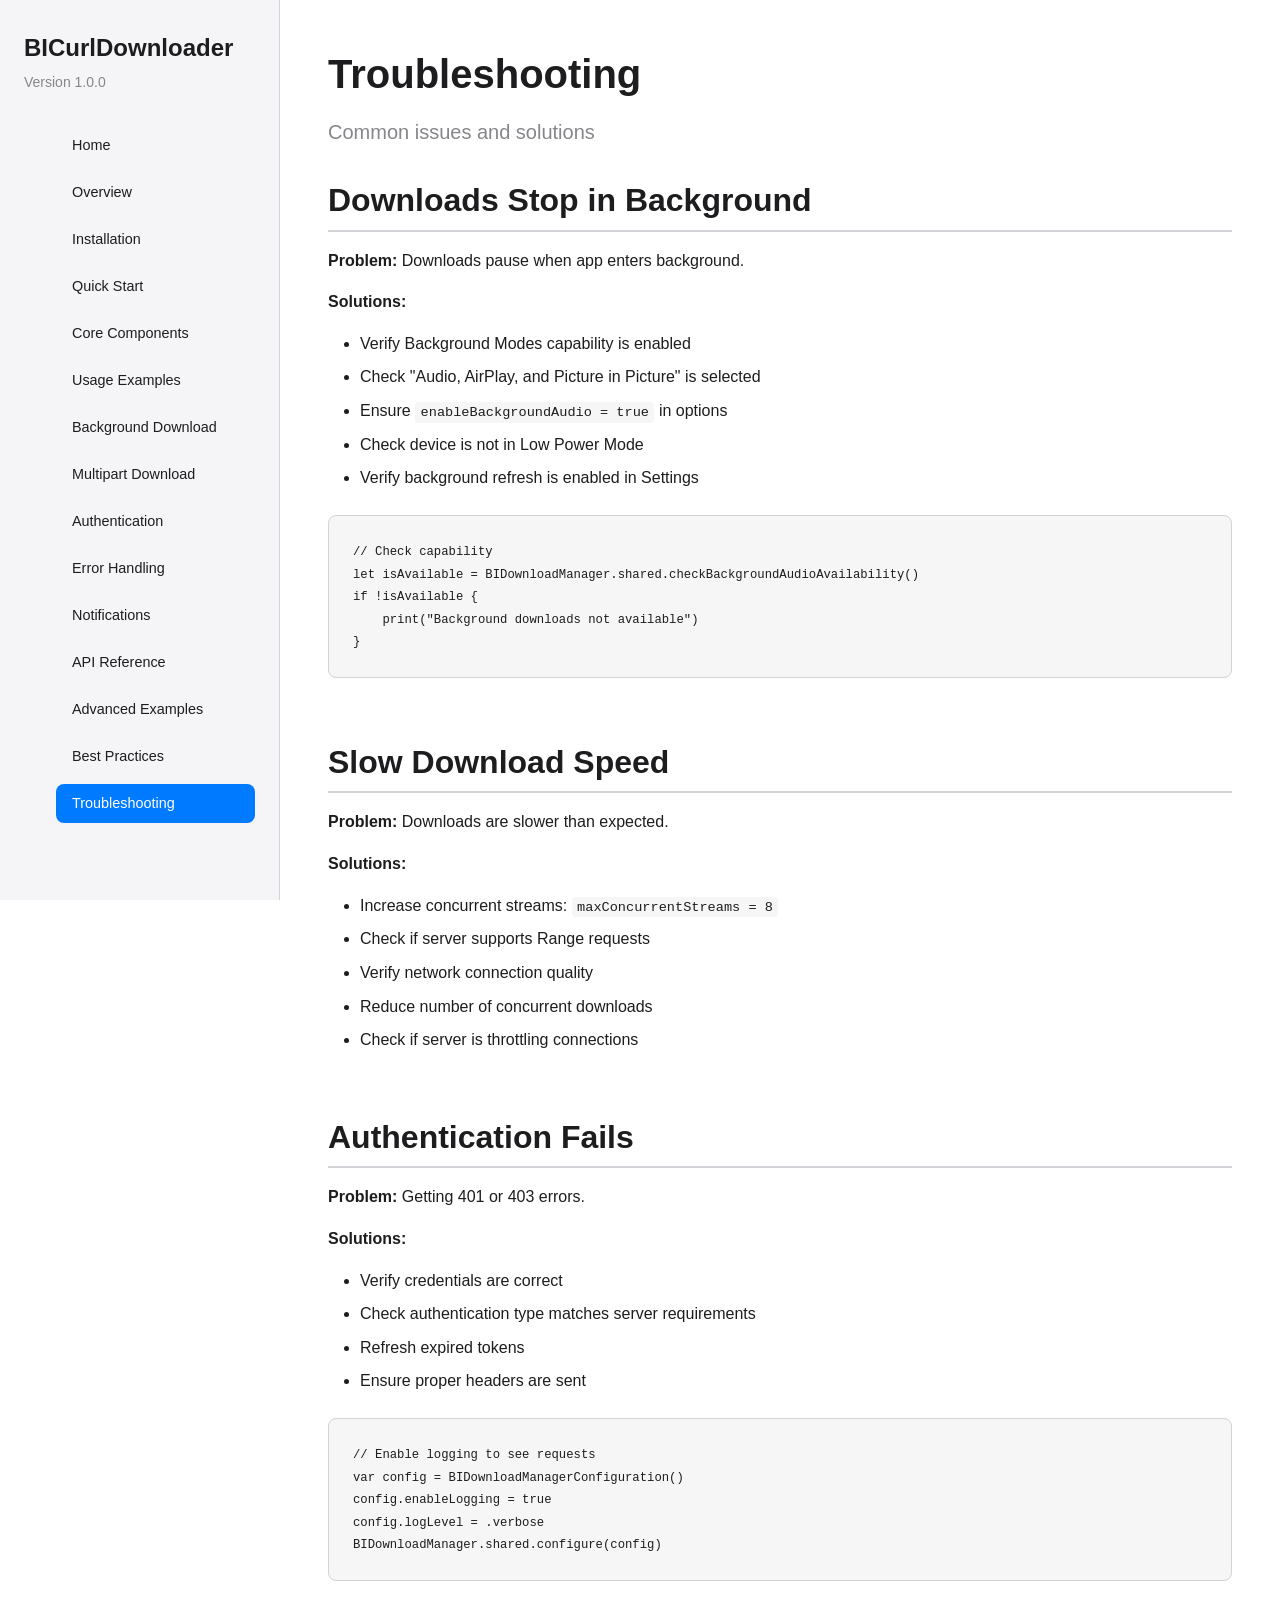
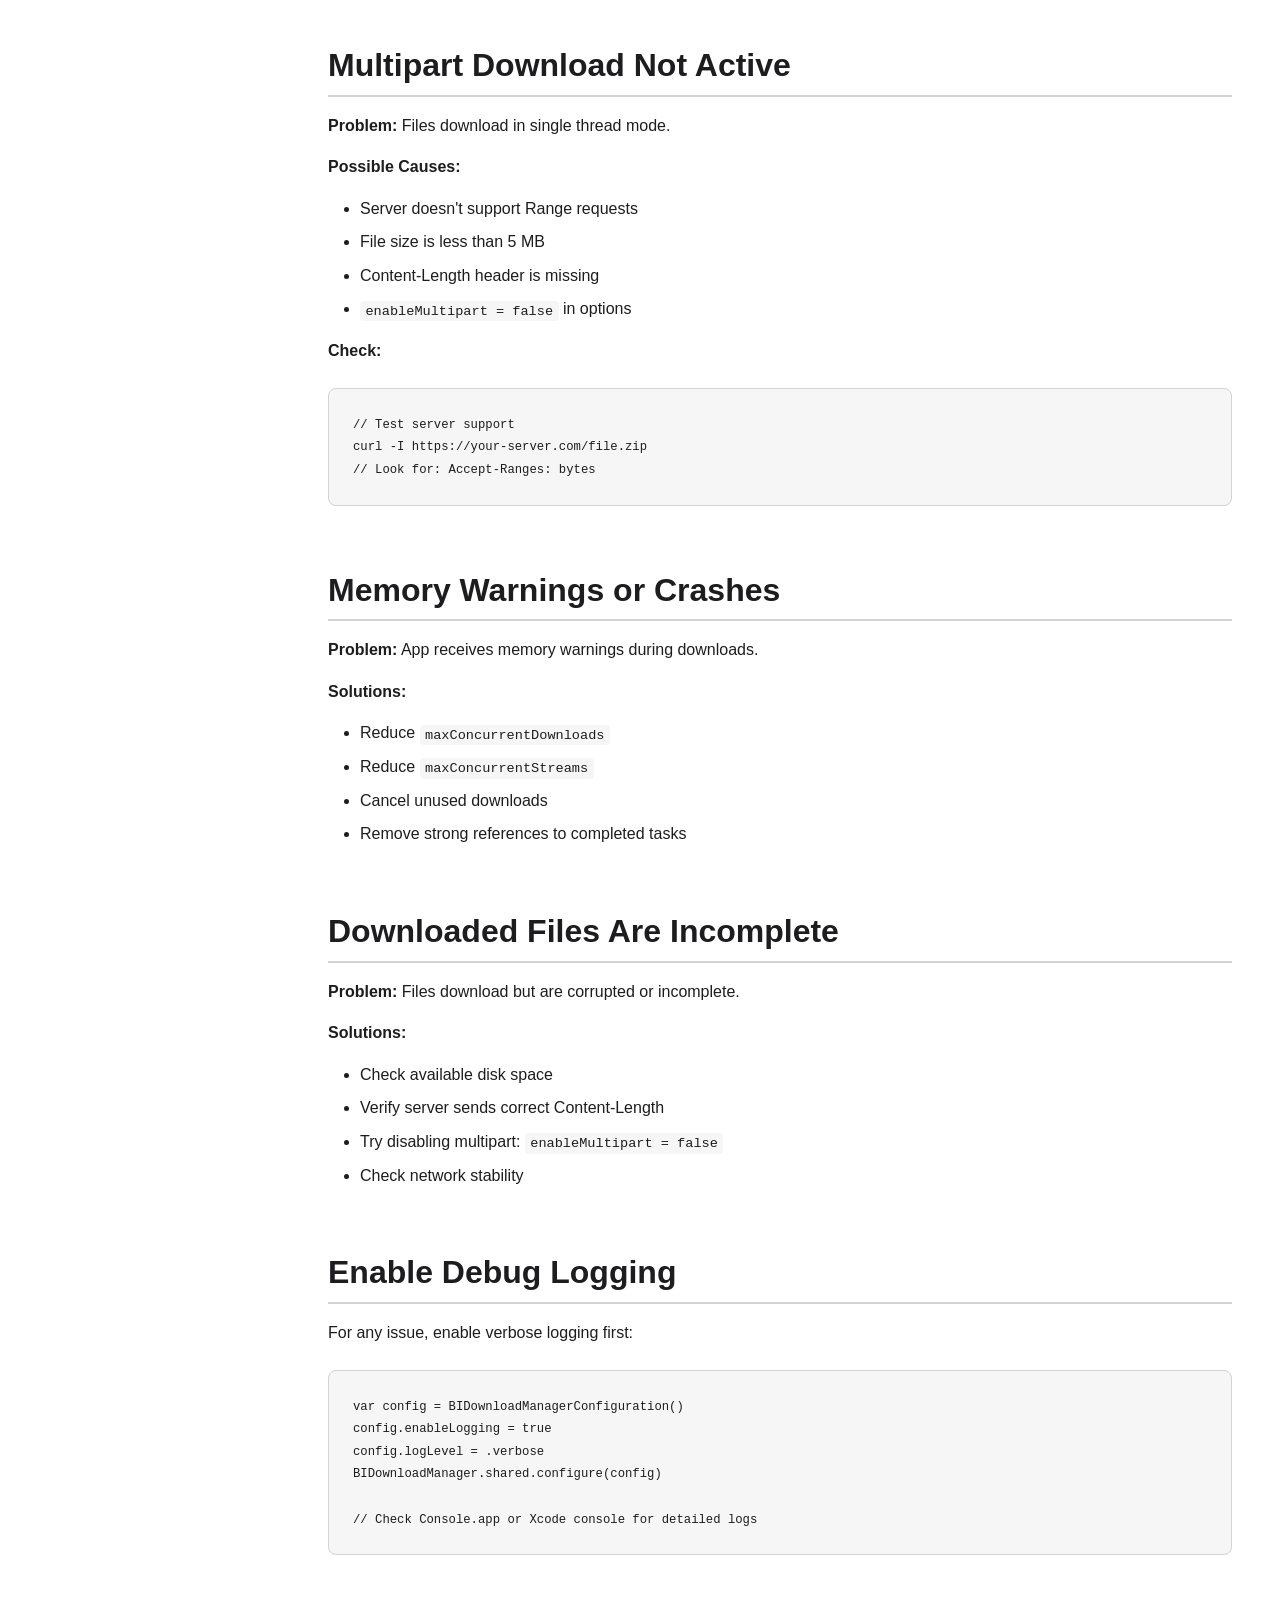
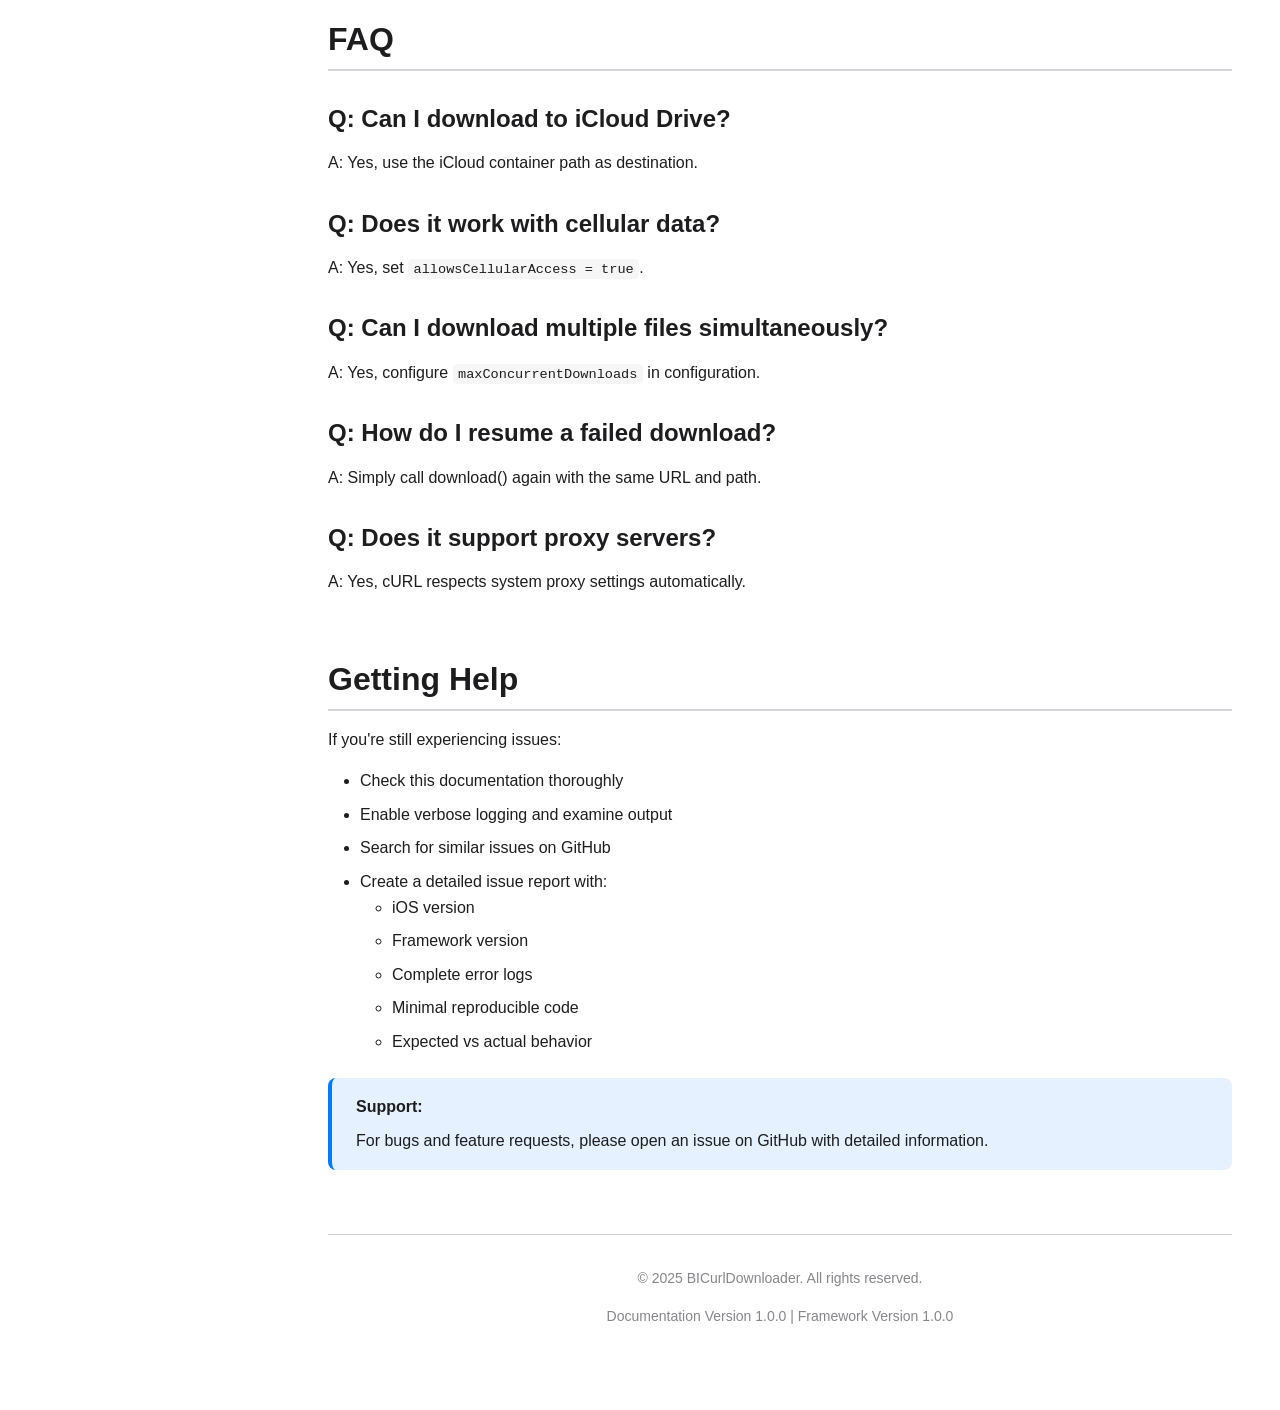
<file: Documentation/troubleshooting.html>
<!DOCTYPE html>
<html lang="en">
<head>
    <meta charset="UTF-8">
    <meta name="viewport" content="width=device-width, initial-scale=1.0">
    <title>Troubleshooting - BICurlDownloader</title>
    <link rel="stylesheet" href="styles.css">
</head>
<body>
    <div class="container">
        <aside class="sidebar">
            <div class="sidebar-header">
                <h1>BICurlDownloader</h1>
                <div class="version">Version 1.0.0</div>
            </div>
            <nav>
                <ul class="nav-menu">
                    <li><a href="index.html">Home</a></li>
                    <li><a href="overview.html">Overview</a></li>
                    <li><a href="installation.html">Installation</a></li>
                    <li><a href="quick-start.html">Quick Start</a></li>
                    <li><a href="core-components.html">Core Components</a></li>
                    <li><a href="usage-examples.html">Usage Examples</a></li>
                    <li><a href="background-download.html">Background Download</a></li>
                    <li><a href="multipart-download.html">Multipart Download</a></li>
                    <li><a href="authentication.html">Authentication</a></li>
                    <li><a href="error-handling.html">Error Handling</a></li>
                    <li><a href="notifications.html">Notifications</a></li>
                    <li><a href="api-reference.html">API Reference</a></li>
                    <li><a href="advanced-examples.html">Advanced Examples</a></li>
                    <li><a href="best-practices.html">Best Practices</a></li>
                    <li><a href="troubleshooting.html" class="active">Troubleshooting</a></li>
                </ul>
            </nav>
        </aside>

        <main class="main-content">
            <h1>Troubleshooting</h1>
            <p class="subtitle">Common issues and solutions</p>

            <section id="background-stops">
                <h2>Downloads Stop in Background</h2>
                <p><strong>Problem:</strong> Downloads pause when app enters background.</p>
                <p><strong>Solutions:</strong></p>
                <ul>
                    <li>Verify Background Modes capability is enabled</li>
                    <li>Check "Audio, AirPlay, and Picture in Picture" is selected</li>
                    <li>Ensure <code>enableBackgroundAudio = true</code> in options</li>
                    <li>Check device is not in Low Power Mode</li>
                    <li>Verify background refresh is enabled in Settings</li>
                </ul>
                
                <pre><code>// Check capability
let isAvailable = BIDownloadManager.shared.checkBackgroundAudioAvailability()
if !isAvailable {
    print("Background downloads not available")
}</code></pre>
            </section>

            <section id="slow-downloads">
                <h2>Slow Download Speed</h2>
                <p><strong>Problem:</strong> Downloads are slower than expected.</p>
                <p><strong>Solutions:</strong></p>
                <ul>
                    <li>Increase concurrent streams: <code>maxConcurrentStreams = 8</code></li>
                    <li>Check if server supports Range requests</li>
                    <li>Verify network connection quality</li>
                    <li>Reduce number of concurrent downloads</li>
                    <li>Check if server is throttling connections</li>
                </ul>
            </section>

            <section id="auth-fails">
                <h2>Authentication Fails</h2>
                <p><strong>Problem:</strong> Getting 401 or 403 errors.</p>
                <p><strong>Solutions:</strong></p>
                <ul>
                    <li>Verify credentials are correct</li>
                    <li>Check authentication type matches server requirements</li>
                    <li>Refresh expired tokens</li>
                    <li>Ensure proper headers are sent</li>
                </ul>
                
                <pre><code>// Enable logging to see requests
var config = BIDownloadManagerConfiguration()
config.enableLogging = true
config.logLevel = .verbose
BIDownloadManager.shared.configure(config)</code></pre>
            </section>

            <section id="multipart-not-working">
                <h2>Multipart Download Not Active</h2>
                <p><strong>Problem:</strong> Files download in single thread mode.</p>
                <p><strong>Possible Causes:</strong></p>
                <ul>
                    <li>Server doesn't support Range requests</li>
                    <li>File size is less than 5 MB</li>
                    <li>Content-Length header is missing</li>
                    <li><code>enableMultipart = false</code> in options</li>
                </ul>
                
                <p><strong>Check:</strong></p>
                <pre><code>// Test server support
curl -I https://your-server.com/file.zip
// Look for: Accept-Ranges: bytes</code></pre>
            </section>

            <section id="memory-issues">
                <h2>Memory Warnings or Crashes</h2>
                <p><strong>Problem:</strong> App receives memory warnings during downloads.</p>
                <p><strong>Solutions:</strong></p>
                <ul>
                    <li>Reduce <code>maxConcurrentDownloads</code></li>
                    <li>Reduce <code>maxConcurrentStreams</code></li>
                    <li>Cancel unused downloads</li>
                    <li>Remove strong references to completed tasks</li>
                </ul>
            </section>

            <section id="incomplete-files">
                <h2>Downloaded Files Are Incomplete</h2>
                <p><strong>Problem:</strong> Files download but are corrupted or incomplete.</p>
                <p><strong>Solutions:</strong></p>
                <ul>
                    <li>Check available disk space</li>
                    <li>Verify server sends correct Content-Length</li>
                    <li>Try disabling multipart: <code>enableMultipart = false</code></li>
                    <li>Check network stability</li>
                </ul>
            </section>

            <section id="enable-logging">
                <h2>Enable Debug Logging</h2>
                <p>For any issue, enable verbose logging first:</p>
                <pre><code>var config = BIDownloadManagerConfiguration()
config.enableLogging = true
config.logLevel = .verbose
BIDownloadManager.shared.configure(config)

// Check Console.app or Xcode console for detailed logs</code></pre>
            </section>

            <section id="faq">
                <h2>FAQ</h2>
                
                <h3>Q: Can I download to iCloud Drive?</h3>
                <p>A: Yes, use the iCloud container path as destination.</p>
                
                <h3>Q: Does it work with cellular data?</h3>
                <p>A: Yes, set <code>allowsCellularAccess = true</code>.</p>
                
                <h3>Q: Can I download multiple files simultaneously?</h3>
                <p>A: Yes, configure <code>maxConcurrentDownloads</code> in configuration.</p>
                
                <h3>Q: How do I resume a failed download?</h3>
                <p>A: Simply call download() again with the same URL and path.</p>
                
                <h3>Q: Does it support proxy servers?</h3>
                <p>A: Yes, cURL respects system proxy settings automatically.</p>
            </section>

            <section id="getting-help">
                <h2>Getting Help</h2>
                
                <p>If you're still experiencing issues:</p>
                <ul>
                    <li>Check this documentation thoroughly</li>
                    <li>Enable verbose logging and examine output</li>
                    <li>Search for similar issues on GitHub</li>
                    <li>Create a detailed issue report with:
                        <ul>
                            <li>iOS version</li>
                            <li>Framework version</li>
                            <li>Complete error logs</li>
                            <li>Minimal reproducible code</li>
                            <li>Expected vs actual behavior</li>
                        </ul>
                    </li>
                </ul>
                
                <div class="alert alert-info">
                    <strong>Support:</strong> For bugs and feature requests, please open an issue on GitHub with detailed information.
                </div>
            </section>

            <footer>
                <p>&copy; 2025 BICurlDownloader. All rights reserved.</p>
                <p>Documentation Version 1.0.0 | Framework Version 1.0.0</p>
            </footer>
        </main>
    </div>
</body>
</html>
</file>
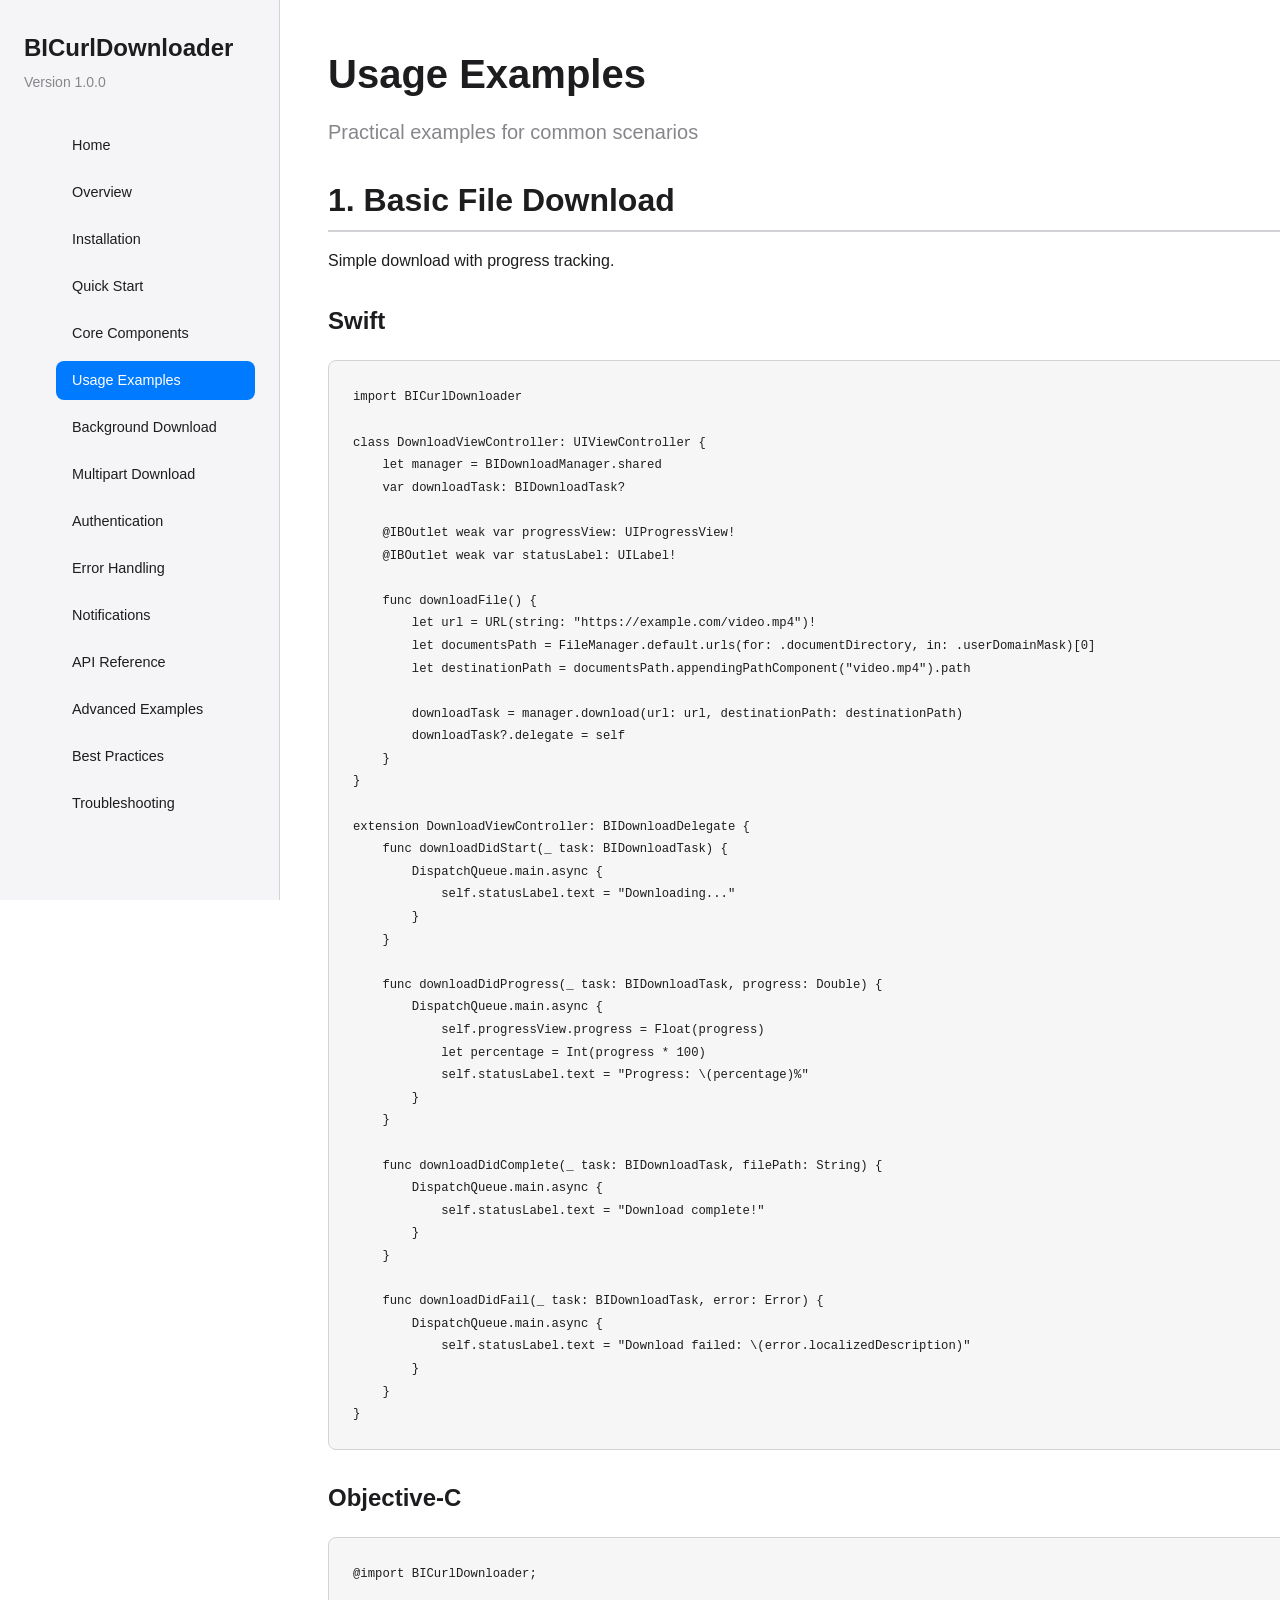
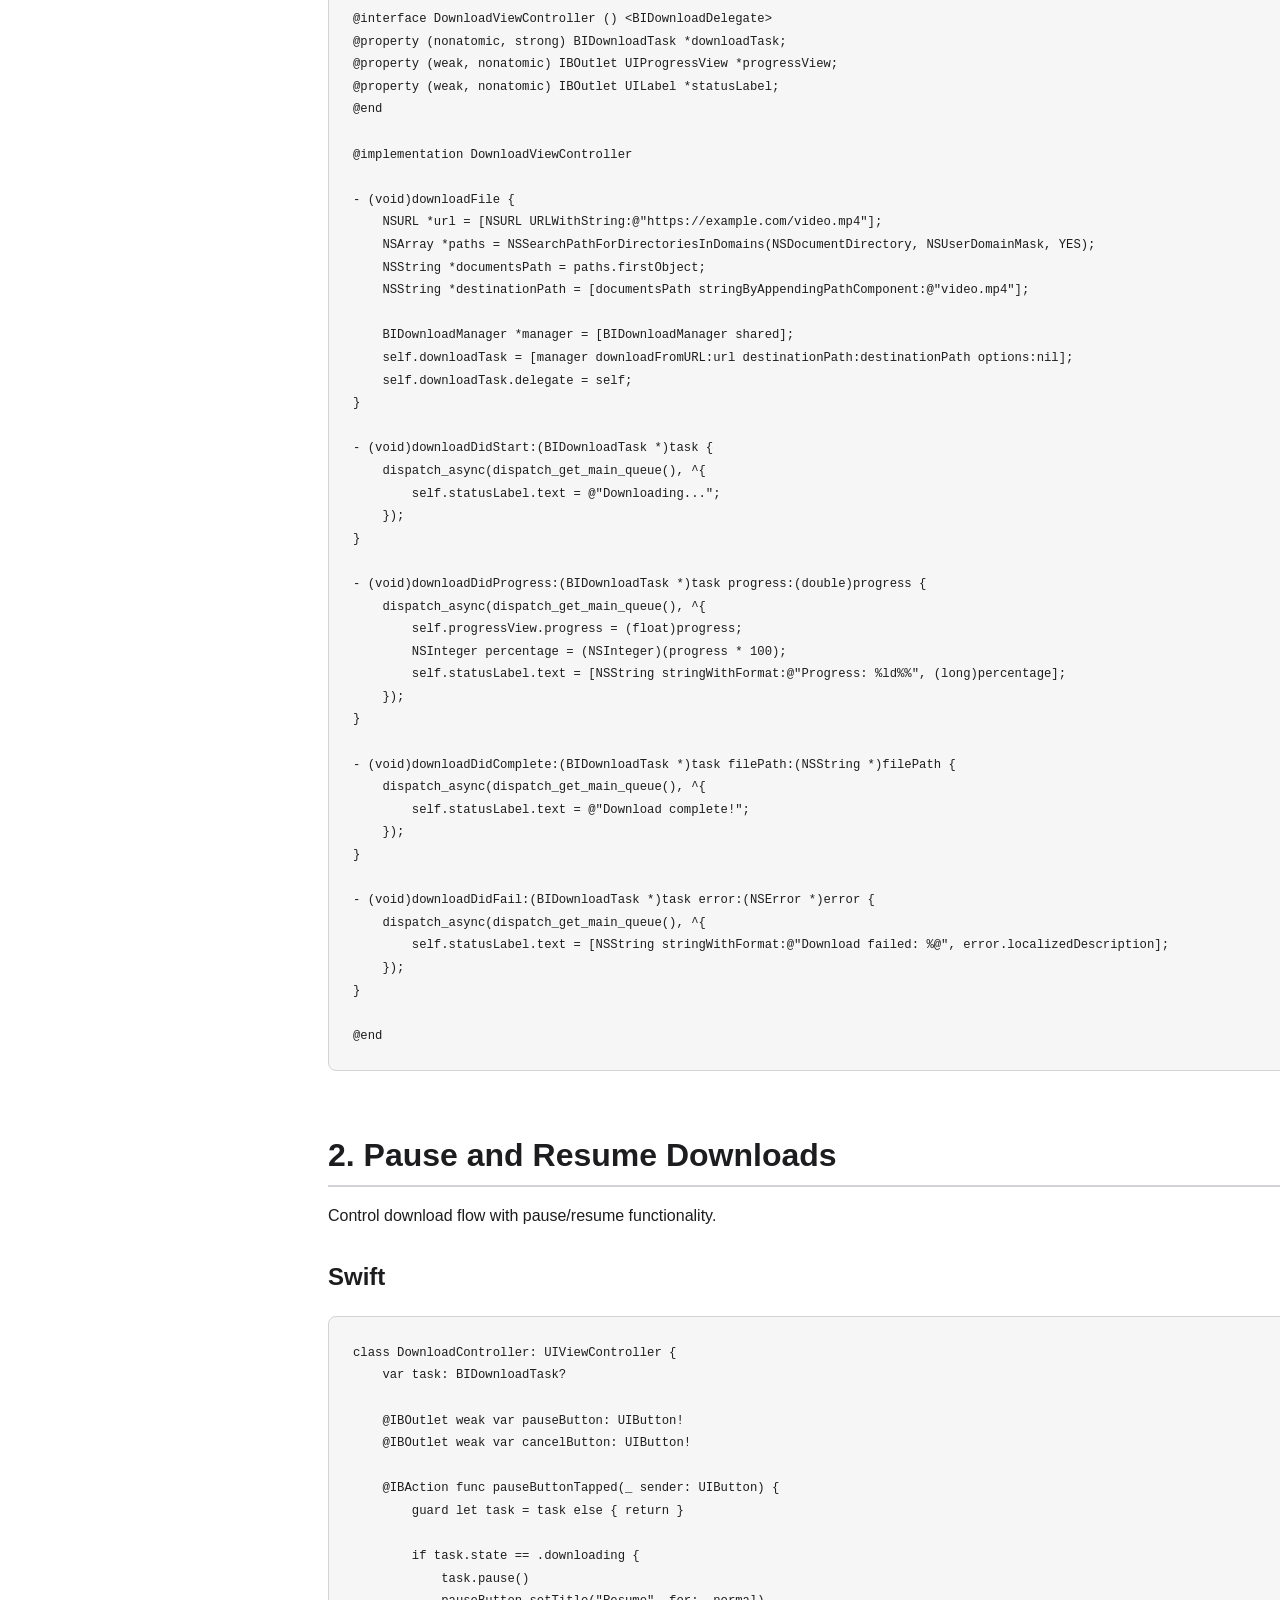
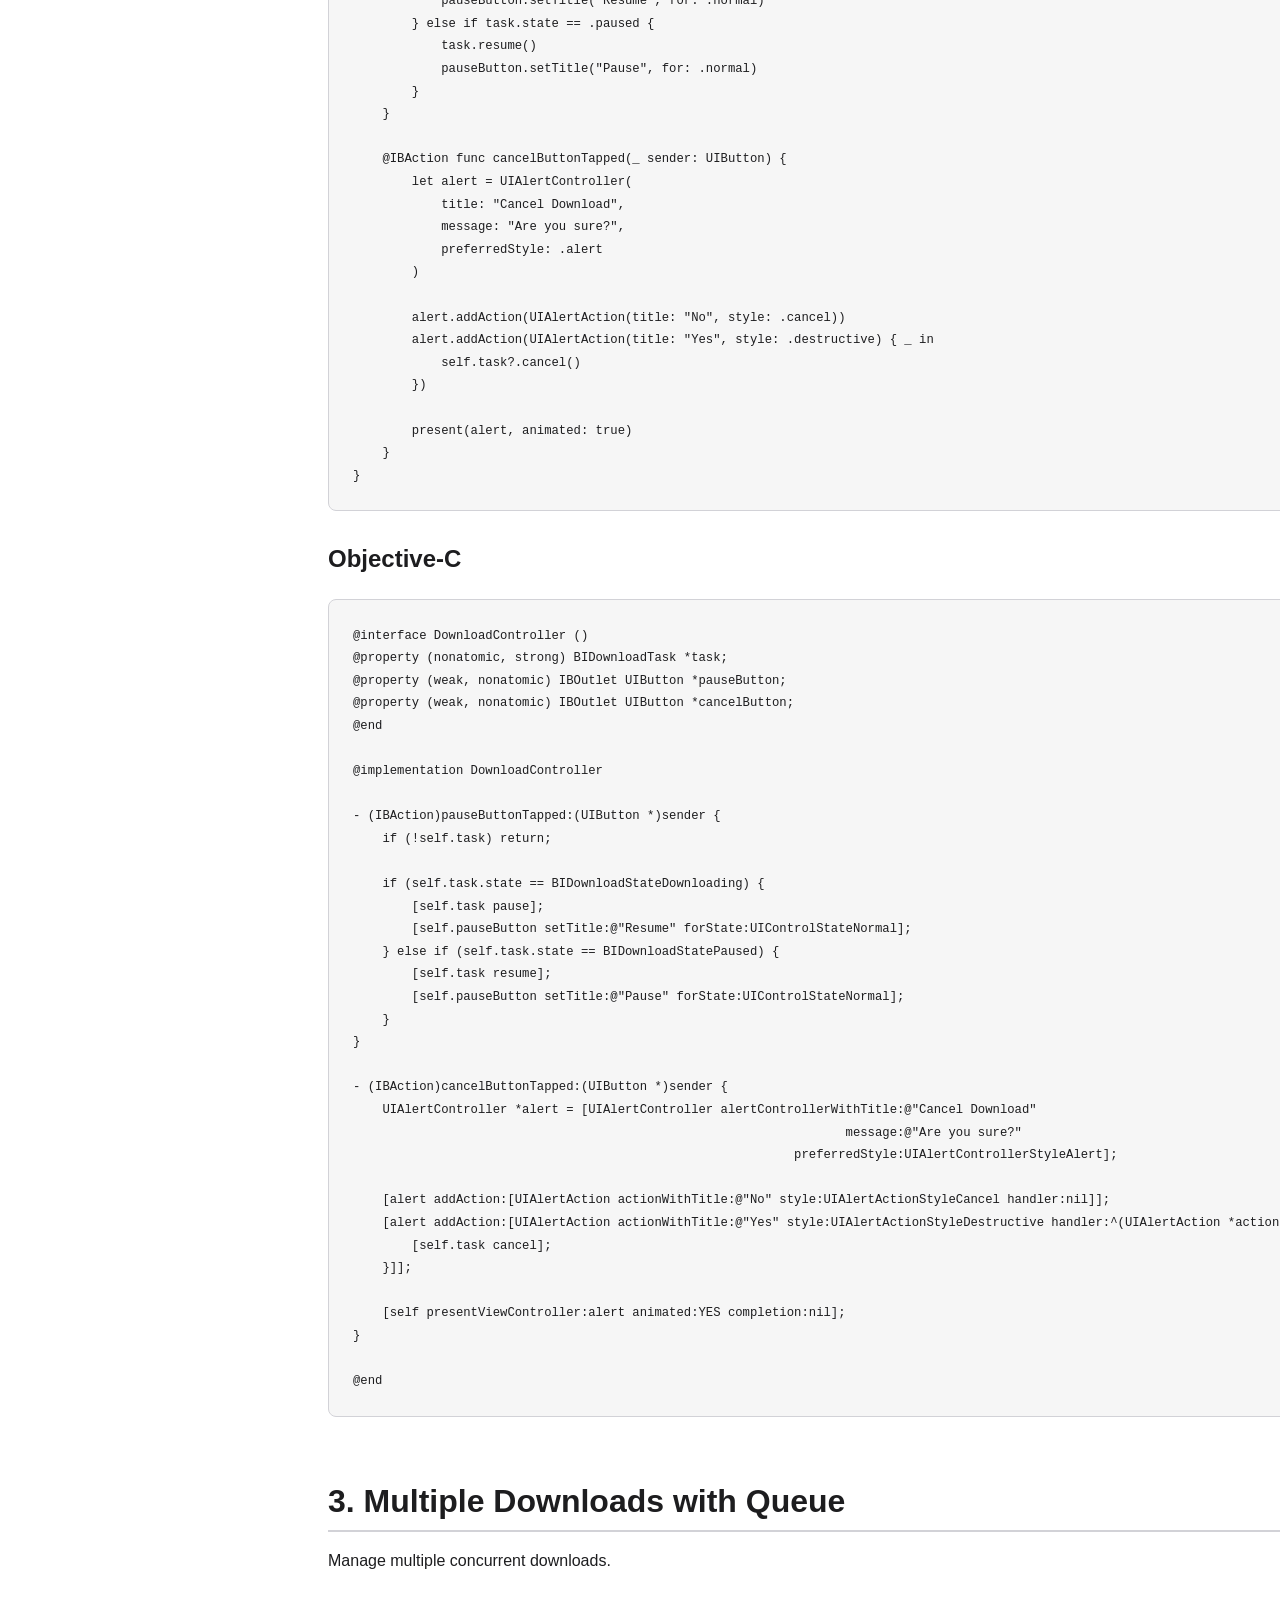
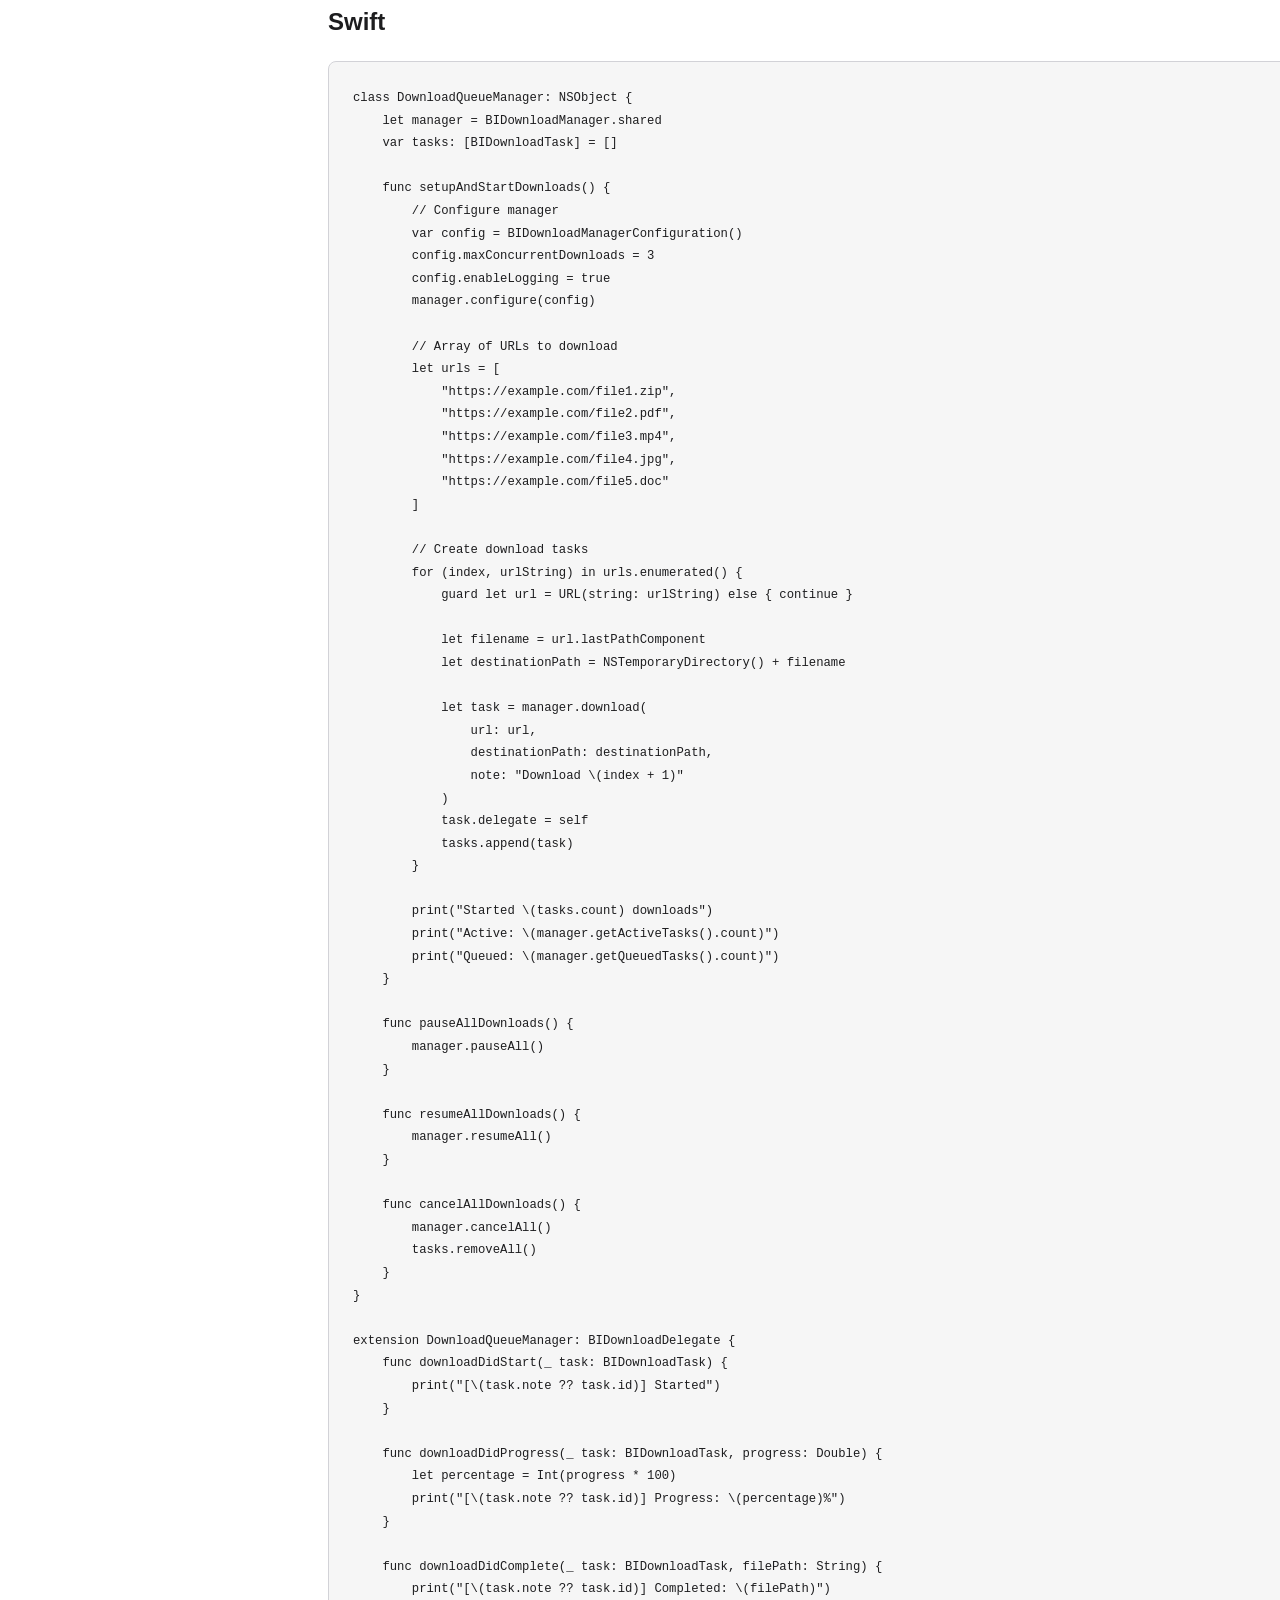
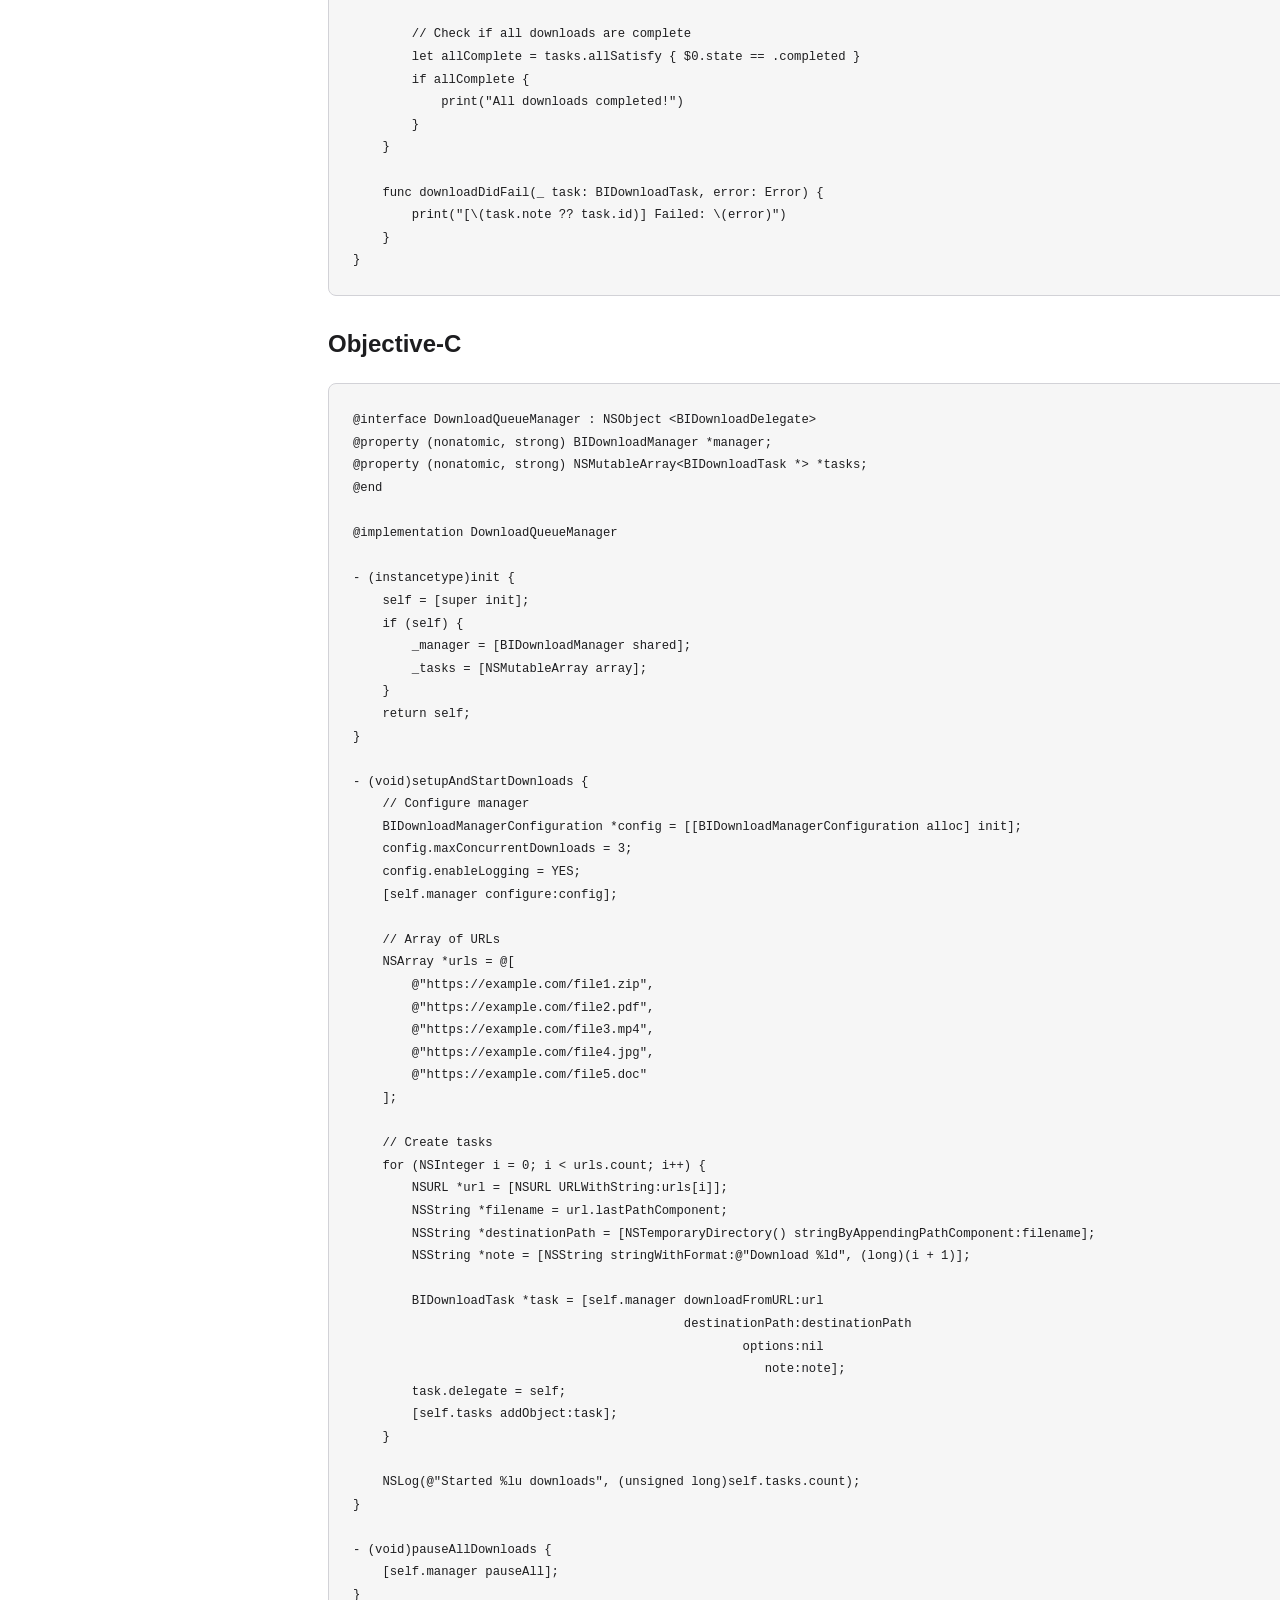
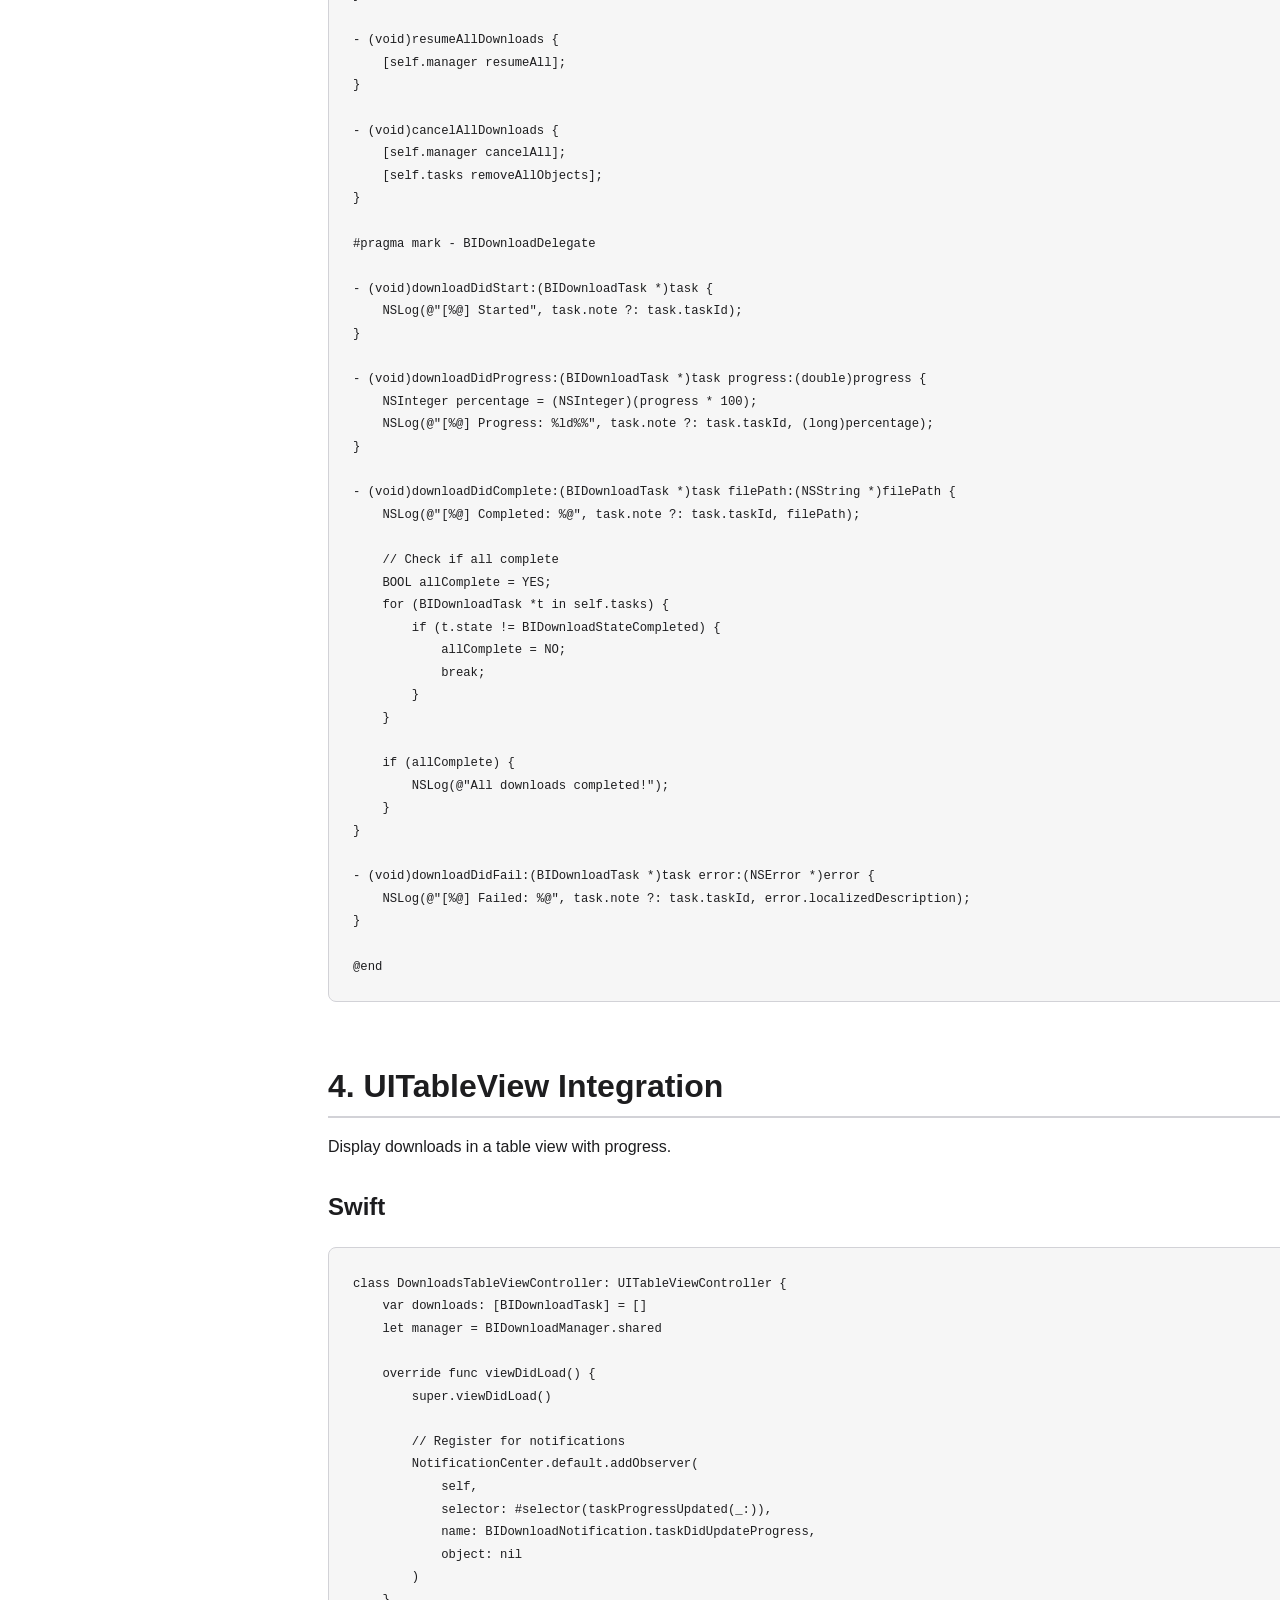
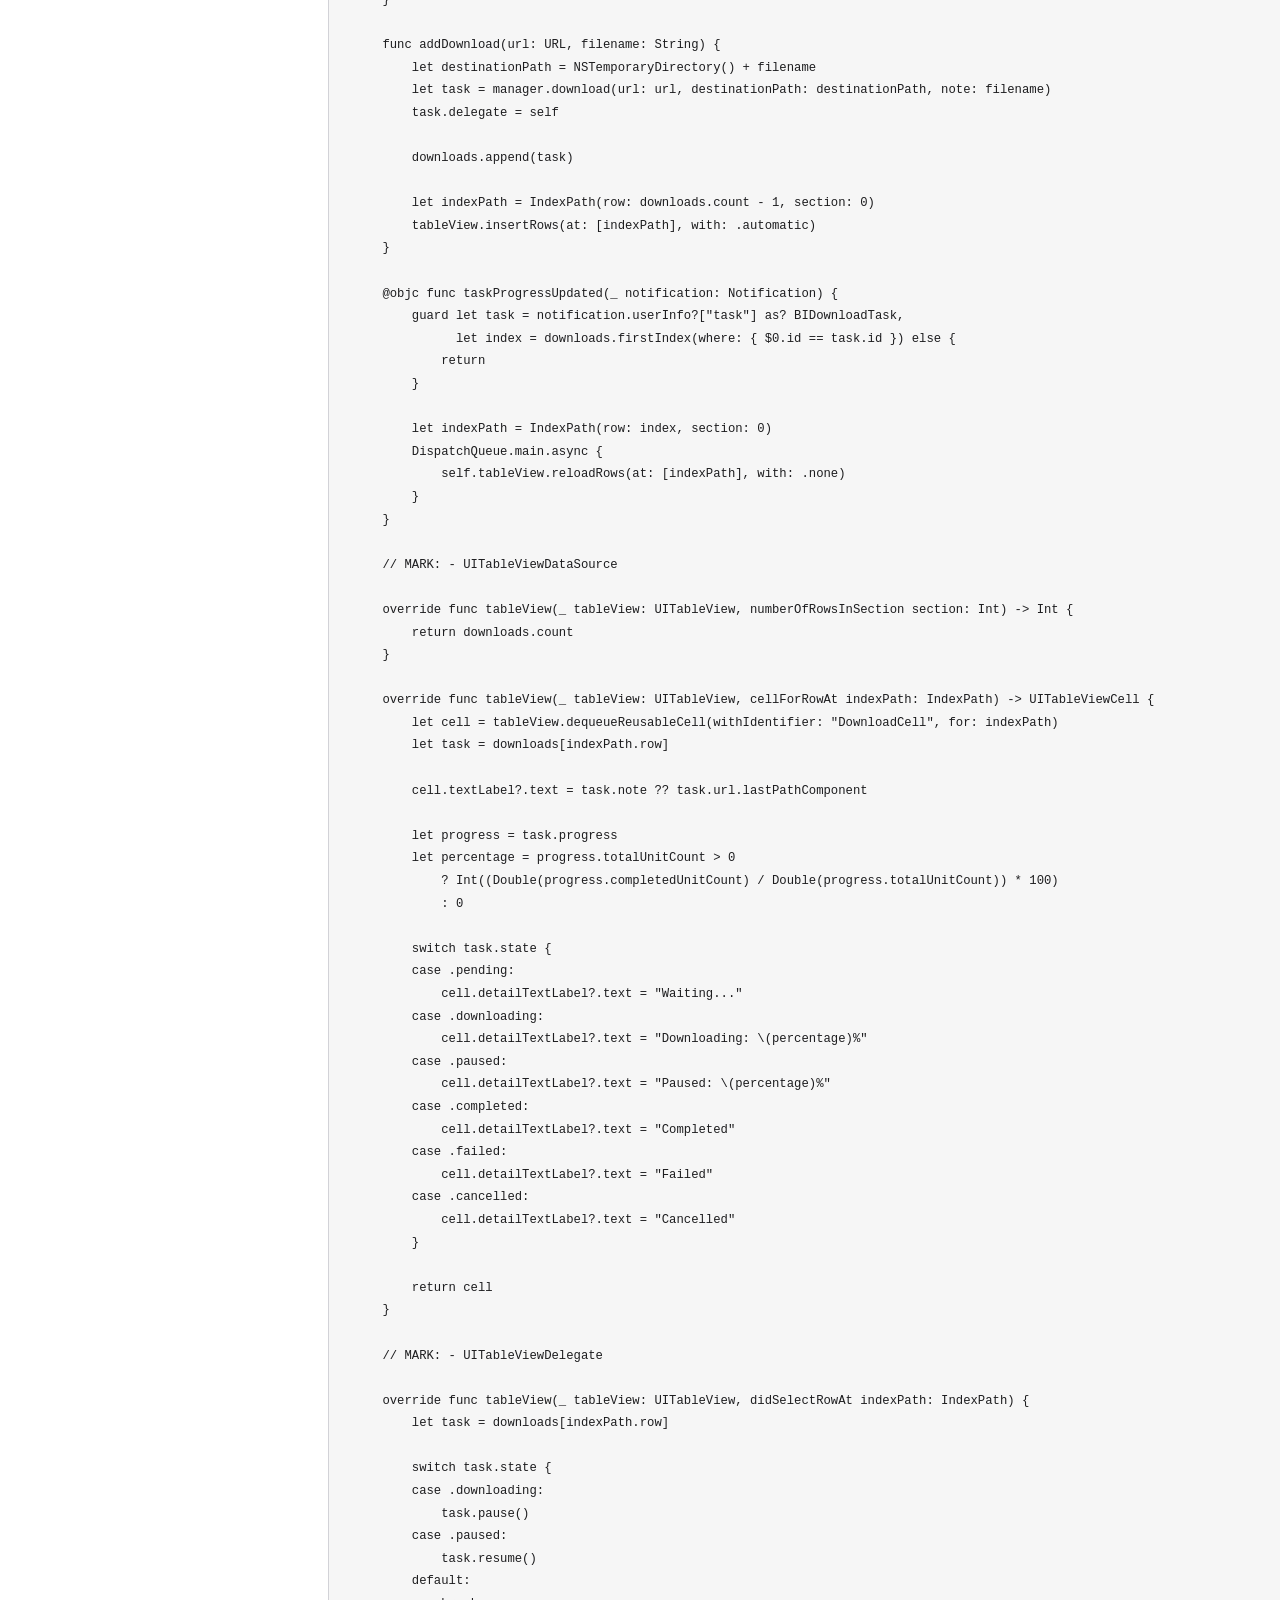
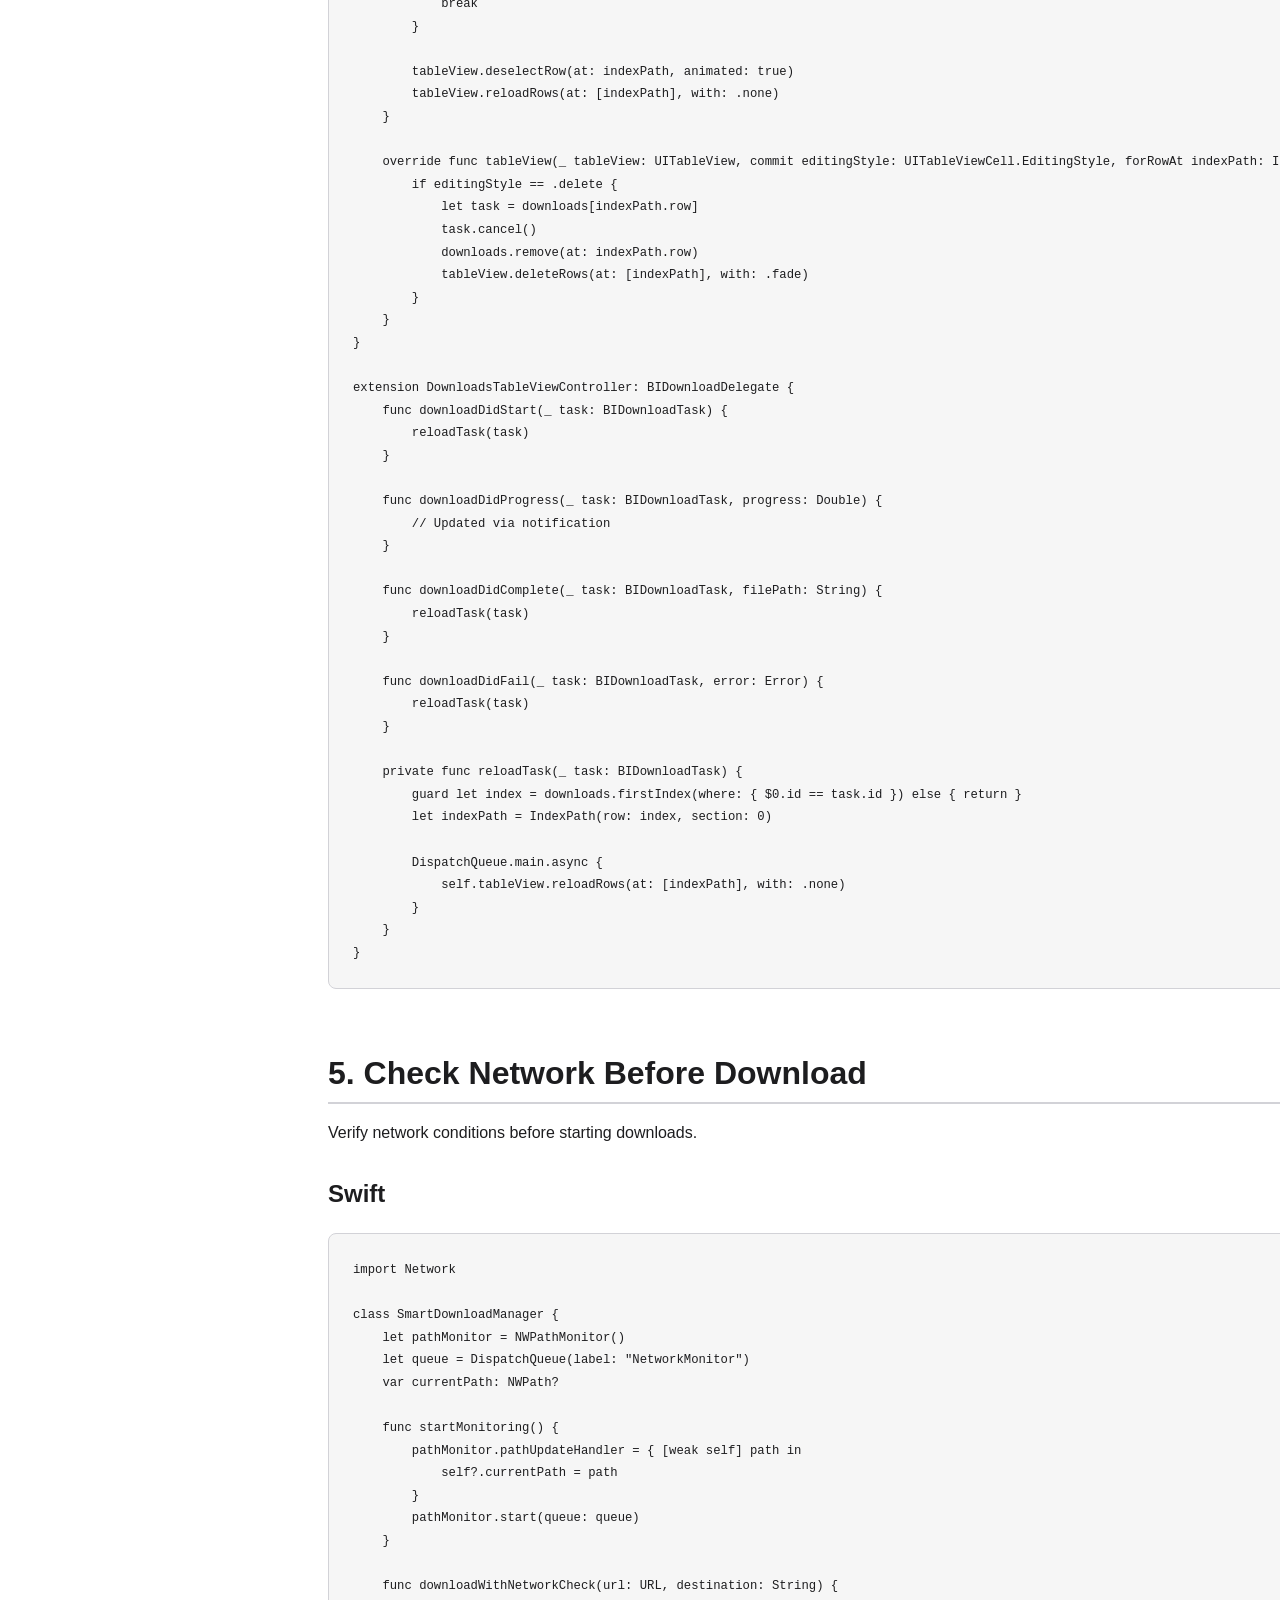
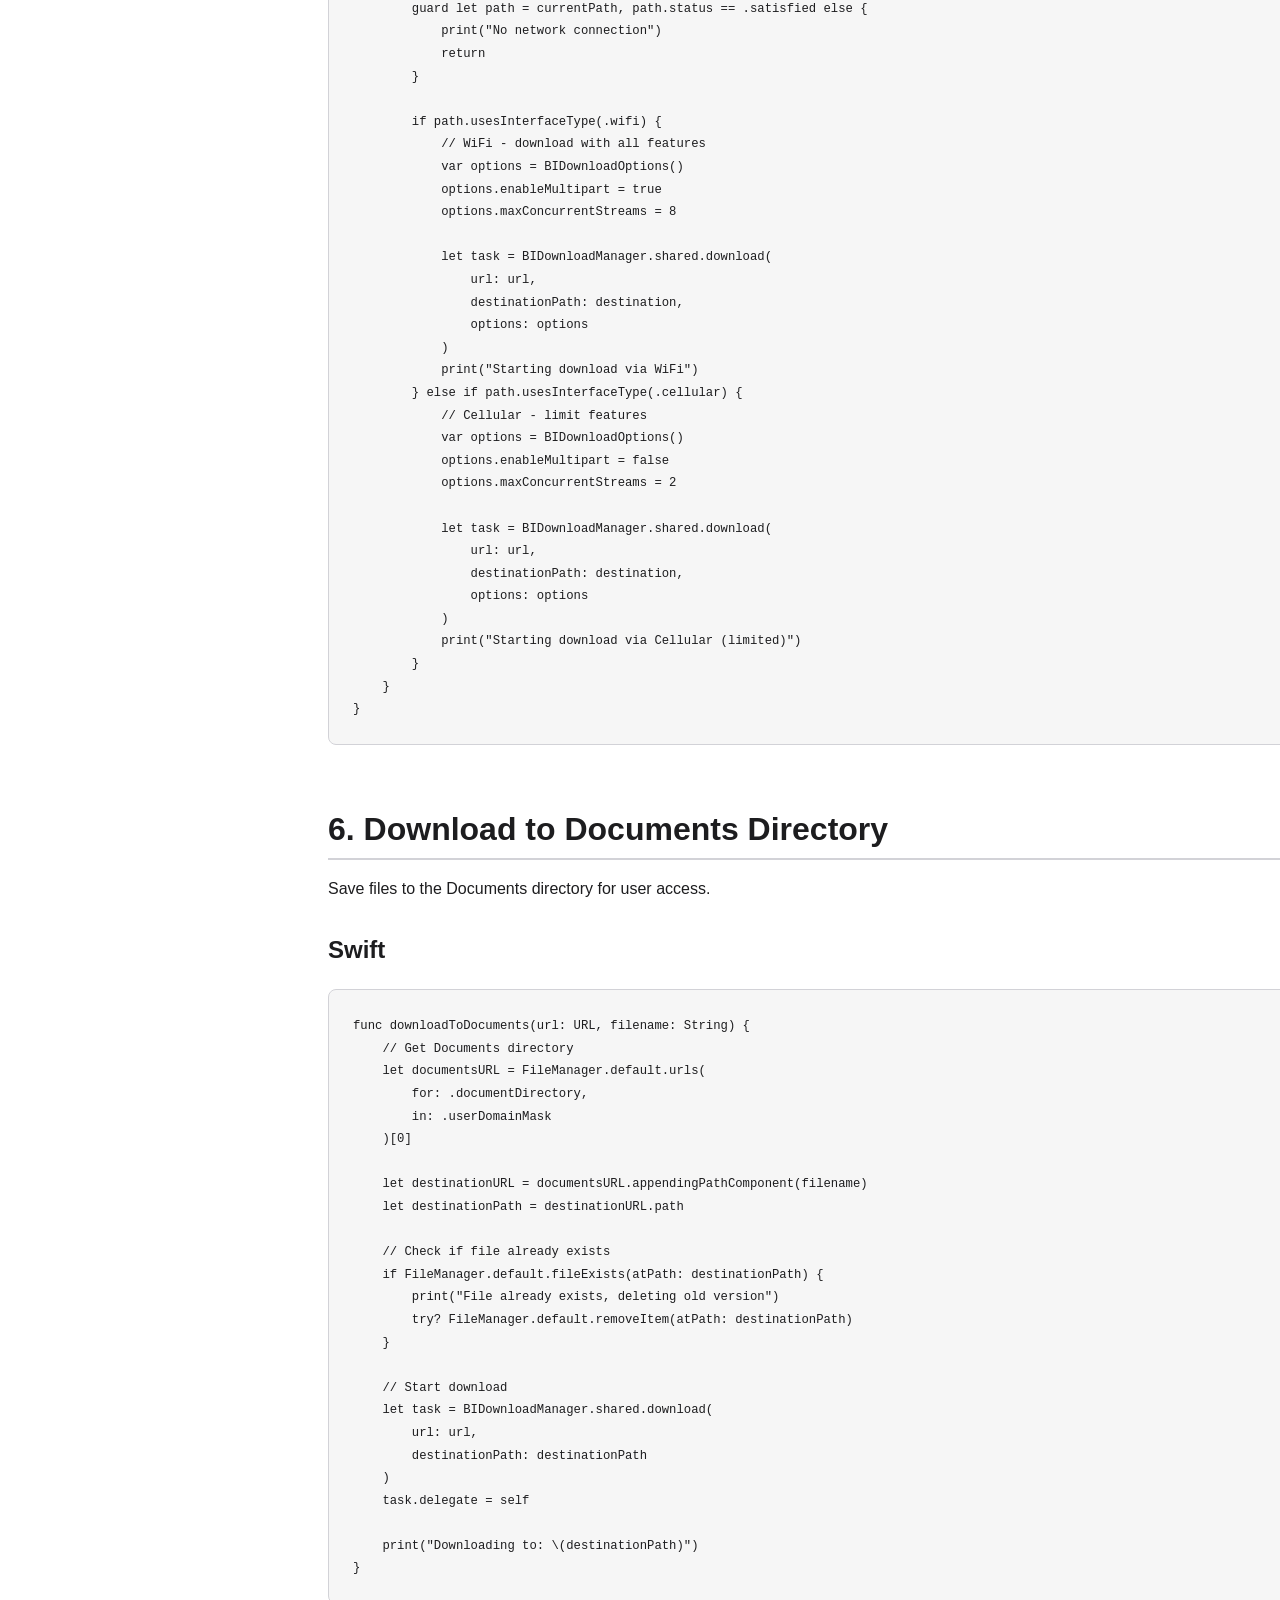
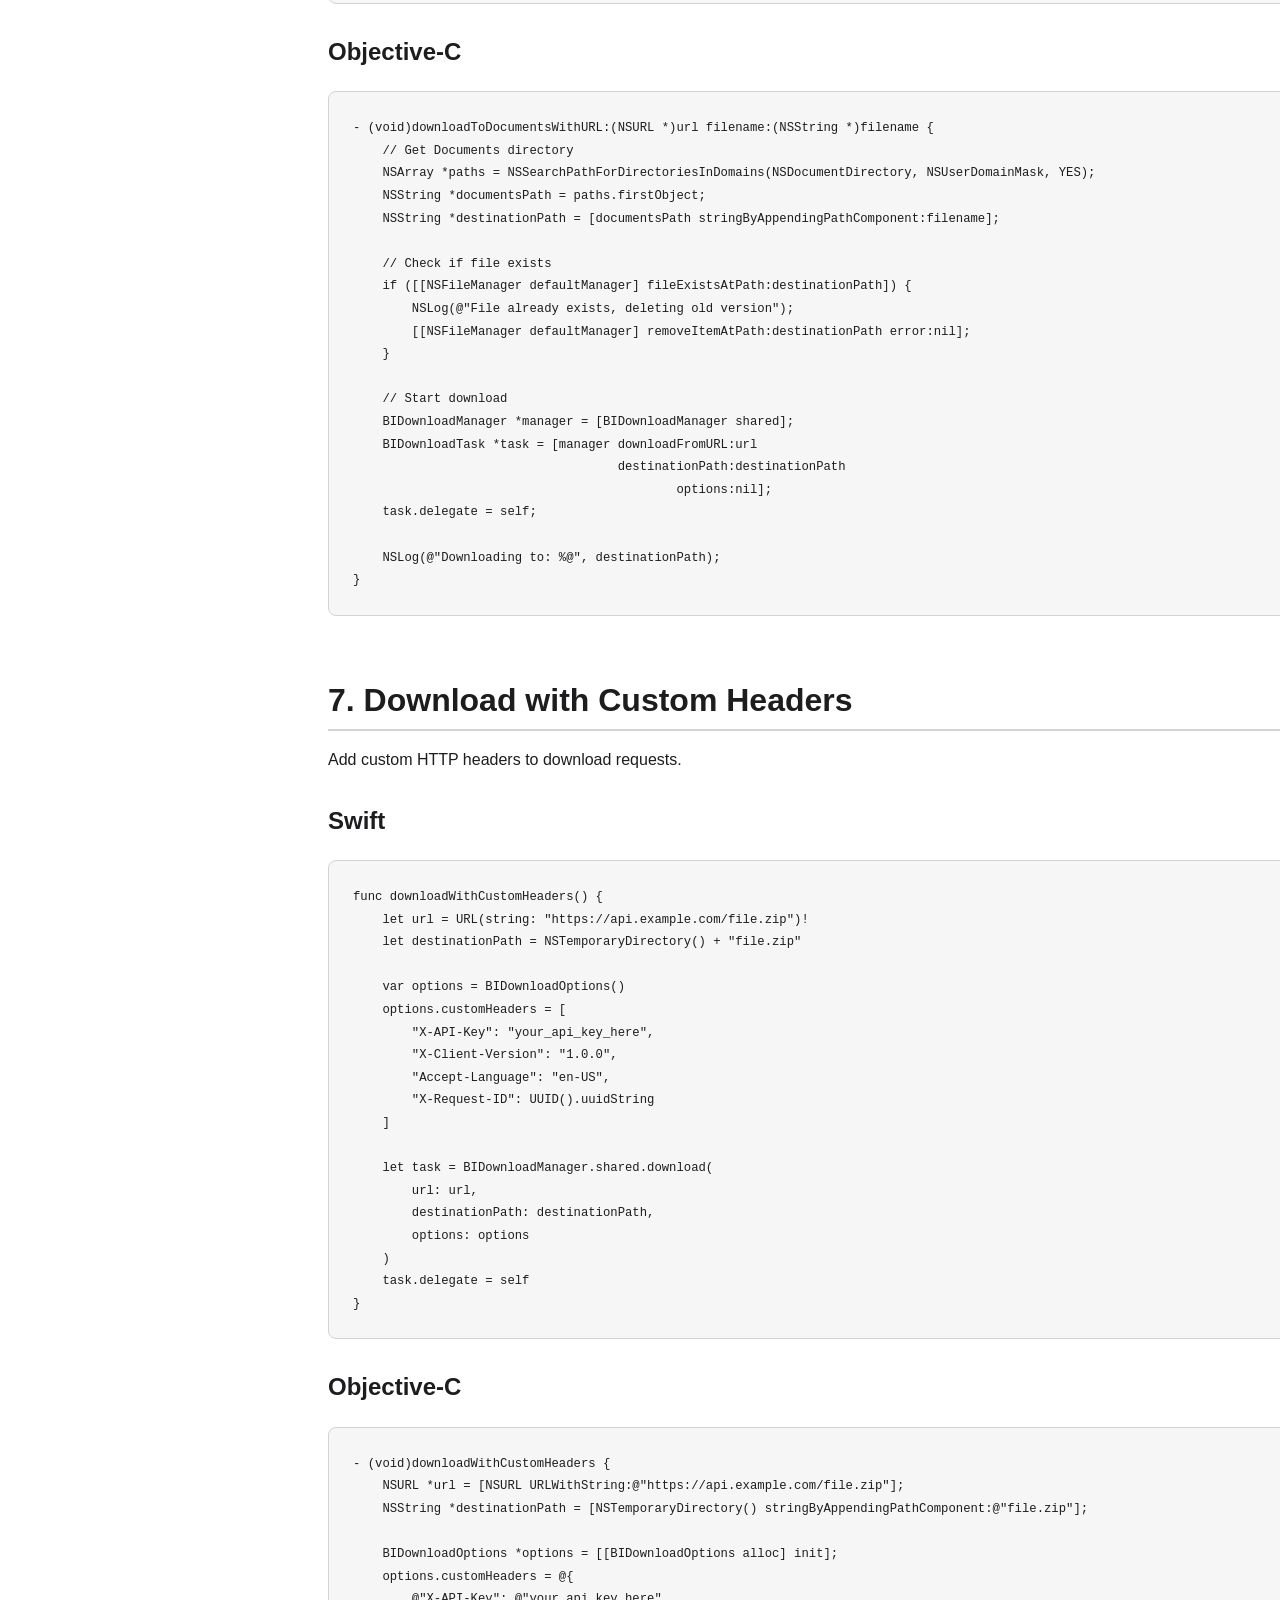
<file: Documentation/usage-examples.html>
<!DOCTYPE html>
<html lang="en">
<head>
    <meta charset="UTF-8">
    <meta name="viewport" content="width=device-width, initial-scale=1.0">
    <title>Usage Examples - BICurlDownloader</title>
    <link rel="stylesheet" href="styles.css">
</head>
<body>
    <div class="container">
        <!-- Sidebar Navigation -->
        <aside class="sidebar">
            <div class="sidebar-header">
                <h1>BICurlDownloader</h1>
                <div class="version">Version 1.0.0</div>
            </div>
            <nav>
                <ul class="nav-menu">
                    <li><a href="index.html">Home</a></li>
                    <li><a href="overview.html">Overview</a></li>
                    <li><a href="installation.html">Installation</a></li>
                    <li><a href="quick-start.html">Quick Start</a></li>
                    <li><a href="core-components.html">Core Components</a></li>
                    <li><a href="usage-examples.html" class="active">Usage Examples</a></li>
                    <li><a href="background-download.html">Background Download</a></li>
                    <li><a href="multipart-download.html">Multipart Download</a></li>
                    <li><a href="authentication.html">Authentication</a></li>
                    <li><a href="error-handling.html">Error Handling</a></li>
                    <li><a href="notifications.html">Notifications</a></li>
                    <li><a href="api-reference.html">API Reference</a></li>
                    <li><a href="advanced-examples.html">Advanced Examples</a></li>
                    <li><a href="best-practices.html">Best Practices</a></li>
                    <li><a href="troubleshooting.html">Troubleshooting</a></li>
                </ul>
            </nav>
        </aside>

        <!-- Main Content -->
        <main class="main-content">
            <h1>Usage Examples</h1>
            <p class="subtitle">Practical examples for common scenarios</p>

            <section id="basic-download">
                <h2>1. Basic File Download</h2>
                <p>Simple download with progress tracking.</p>

                <h3>Swift</h3>
                <pre><code>import BICurlDownloader

class DownloadViewController: UIViewController {
    let manager = BIDownloadManager.shared
    var downloadTask: BIDownloadTask?
    
    @IBOutlet weak var progressView: UIProgressView!
    @IBOutlet weak var statusLabel: UILabel!
    
    func downloadFile() {
        let url = URL(string: "https://example.com/video.mp4")!
        let documentsPath = FileManager.default.urls(for: .documentDirectory, in: .userDomainMask)[0]
        let destinationPath = documentsPath.appendingPathComponent("video.mp4").path
        
        downloadTask = manager.download(url: url, destinationPath: destinationPath)
        downloadTask?.delegate = self
    }
}

extension DownloadViewController: BIDownloadDelegate {
    func downloadDidStart(_ task: BIDownloadTask) {
        DispatchQueue.main.async {
            self.statusLabel.text = "Downloading..."
        }
    }
    
    func downloadDidProgress(_ task: BIDownloadTask, progress: Double) {
        DispatchQueue.main.async {
            self.progressView.progress = Float(progress)
            let percentage = Int(progress * 100)
            self.statusLabel.text = "Progress: \(percentage)%"
        }
    }
    
    func downloadDidComplete(_ task: BIDownloadTask, filePath: String) {
        DispatchQueue.main.async {
            self.statusLabel.text = "Download complete!"
        }
    }
    
    func downloadDidFail(_ task: BIDownloadTask, error: Error) {
        DispatchQueue.main.async {
            self.statusLabel.text = "Download failed: \(error.localizedDescription)"
        }
    }
}</code></pre>

                <h3>Objective-C</h3>
                <pre><code>@import BICurlDownloader;

@interface DownloadViewController () &lt;BIDownloadDelegate&gt;
@property (nonatomic, strong) BIDownloadTask *downloadTask;
@property (weak, nonatomic) IBOutlet UIProgressView *progressView;
@property (weak, nonatomic) IBOutlet UILabel *statusLabel;
@end

@implementation DownloadViewController

- (void)downloadFile {
    NSURL *url = [NSURL URLWithString:@"https://example.com/video.mp4"];
    NSArray *paths = NSSearchPathForDirectoriesInDomains(NSDocumentDirectory, NSUserDomainMask, YES);
    NSString *documentsPath = paths.firstObject;
    NSString *destinationPath = [documentsPath stringByAppendingPathComponent:@"video.mp4"];
    
    BIDownloadManager *manager = [BIDownloadManager shared];
    self.downloadTask = [manager downloadFromURL:url destinationPath:destinationPath options:nil];
    self.downloadTask.delegate = self;
}

- (void)downloadDidStart:(BIDownloadTask *)task {
    dispatch_async(dispatch_get_main_queue(), ^{
        self.statusLabel.text = @"Downloading...";
    });
}

- (void)downloadDidProgress:(BIDownloadTask *)task progress:(double)progress {
    dispatch_async(dispatch_get_main_queue(), ^{
        self.progressView.progress = (float)progress;
        NSInteger percentage = (NSInteger)(progress * 100);
        self.statusLabel.text = [NSString stringWithFormat:@"Progress: %ld%%", (long)percentage];
    });
}

- (void)downloadDidComplete:(BIDownloadTask *)task filePath:(NSString *)filePath {
    dispatch_async(dispatch_get_main_queue(), ^{
        self.statusLabel.text = @"Download complete!";
    });
}

- (void)downloadDidFail:(BIDownloadTask *)task error:(NSError *)error {
    dispatch_async(dispatch_get_main_queue(), ^{
        self.statusLabel.text = [NSString stringWithFormat:@"Download failed: %@", error.localizedDescription];
    });
}

@end</code></pre>
            </section>

            <section id="pause-resume">
                <h2>2. Pause and Resume Downloads</h2>
                <p>Control download flow with pause/resume functionality.</p>

                <h3>Swift</h3>
                <pre><code>class DownloadController: UIViewController {
    var task: BIDownloadTask?
    
    @IBOutlet weak var pauseButton: UIButton!
    @IBOutlet weak var cancelButton: UIButton!
    
    @IBAction func pauseButtonTapped(_ sender: UIButton) {
        guard let task = task else { return }
        
        if task.state == .downloading {
            task.pause()
            pauseButton.setTitle("Resume", for: .normal)
        } else if task.state == .paused {
            task.resume()
            pauseButton.setTitle("Pause", for: .normal)
        }
    }
    
    @IBAction func cancelButtonTapped(_ sender: UIButton) {
        let alert = UIAlertController(
            title: "Cancel Download",
            message: "Are you sure?",
            preferredStyle: .alert
        )
        
        alert.addAction(UIAlertAction(title: "No", style: .cancel))
        alert.addAction(UIAlertAction(title: "Yes", style: .destructive) { _ in
            self.task?.cancel()
        })
        
        present(alert, animated: true)
    }
}</code></pre>

                <h3>Objective-C</h3>
                <pre><code>@interface DownloadController ()
@property (nonatomic, strong) BIDownloadTask *task;
@property (weak, nonatomic) IBOutlet UIButton *pauseButton;
@property (weak, nonatomic) IBOutlet UIButton *cancelButton;
@end

@implementation DownloadController

- (IBAction)pauseButtonTapped:(UIButton *)sender {
    if (!self.task) return;
    
    if (self.task.state == BIDownloadStateDownloading) {
        [self.task pause];
        [self.pauseButton setTitle:@"Resume" forState:UIControlStateNormal];
    } else if (self.task.state == BIDownloadStatePaused) {
        [self.task resume];
        [self.pauseButton setTitle:@"Pause" forState:UIControlStateNormal];
    }
}

- (IBAction)cancelButtonTapped:(UIButton *)sender {
    UIAlertController *alert = [UIAlertController alertControllerWithTitle:@"Cancel Download"
                                                                   message:@"Are you sure?"
                                                            preferredStyle:UIAlertControllerStyleAlert];
    
    [alert addAction:[UIAlertAction actionWithTitle:@"No" style:UIAlertActionStyleCancel handler:nil]];
    [alert addAction:[UIAlertAction actionWithTitle:@"Yes" style:UIAlertActionStyleDestructive handler:^(UIAlertAction *action) {
        [self.task cancel];
    }]];
    
    [self presentViewController:alert animated:YES completion:nil];
}

@end</code></pre>
            </section>

            <section id="multiple-downloads">
                <h2>3. Multiple Downloads with Queue</h2>
                <p>Manage multiple concurrent downloads.</p>

                <h3>Swift</h3>
                <pre><code>class DownloadQueueManager: NSObject {
    let manager = BIDownloadManager.shared
    var tasks: [BIDownloadTask] = []
    
    func setupAndStartDownloads() {
        // Configure manager
        var config = BIDownloadManagerConfiguration()
        config.maxConcurrentDownloads = 3
        config.enableLogging = true
        manager.configure(config)
        
        // Array of URLs to download
        let urls = [
            "https://example.com/file1.zip",
            "https://example.com/file2.pdf",
            "https://example.com/file3.mp4",
            "https://example.com/file4.jpg",
            "https://example.com/file5.doc"
        ]
        
        // Create download tasks
        for (index, urlString) in urls.enumerated() {
            guard let url = URL(string: urlString) else { continue }
            
            let filename = url.lastPathComponent
            let destinationPath = NSTemporaryDirectory() + filename
            
            let task = manager.download(
                url: url,
                destinationPath: destinationPath,
                note: "Download \(index + 1)"
            )
            task.delegate = self
            tasks.append(task)
        }
        
        print("Started \(tasks.count) downloads")
        print("Active: \(manager.getActiveTasks().count)")
        print("Queued: \(manager.getQueuedTasks().count)")
    }
    
    func pauseAllDownloads() {
        manager.pauseAll()
    }
    
    func resumeAllDownloads() {
        manager.resumeAll()
    }
    
    func cancelAllDownloads() {
        manager.cancelAll()
        tasks.removeAll()
    }
}

extension DownloadQueueManager: BIDownloadDelegate {
    func downloadDidStart(_ task: BIDownloadTask) {
        print("[\(task.note ?? task.id)] Started")
    }
    
    func downloadDidProgress(_ task: BIDownloadTask, progress: Double) {
        let percentage = Int(progress * 100)
        print("[\(task.note ?? task.id)] Progress: \(percentage)%")
    }
    
    func downloadDidComplete(_ task: BIDownloadTask, filePath: String) {
        print("[\(task.note ?? task.id)] Completed: \(filePath)")
        
        // Check if all downloads are complete
        let allComplete = tasks.allSatisfy { $0.state == .completed }
        if allComplete {
            print("All downloads completed!")
        }
    }
    
    func downloadDidFail(_ task: BIDownloadTask, error: Error) {
        print("[\(task.note ?? task.id)] Failed: \(error)")
    }
}</code></pre>

                <h3>Objective-C</h3>
                <pre><code>@interface DownloadQueueManager : NSObject &lt;BIDownloadDelegate&gt;
@property (nonatomic, strong) BIDownloadManager *manager;
@property (nonatomic, strong) NSMutableArray&lt;BIDownloadTask *&gt; *tasks;
@end

@implementation DownloadQueueManager

- (instancetype)init {
    self = [super init];
    if (self) {
        _manager = [BIDownloadManager shared];
        _tasks = [NSMutableArray array];
    }
    return self;
}

- (void)setupAndStartDownloads {
    // Configure manager
    BIDownloadManagerConfiguration *config = [[BIDownloadManagerConfiguration alloc] init];
    config.maxConcurrentDownloads = 3;
    config.enableLogging = YES;
    [self.manager configure:config];
    
    // Array of URLs
    NSArray *urls = @[
        @"https://example.com/file1.zip",
        @"https://example.com/file2.pdf",
        @"https://example.com/file3.mp4",
        @"https://example.com/file4.jpg",
        @"https://example.com/file5.doc"
    ];
    
    // Create tasks
    for (NSInteger i = 0; i < urls.count; i++) {
        NSURL *url = [NSURL URLWithString:urls[i]];
        NSString *filename = url.lastPathComponent;
        NSString *destinationPath = [NSTemporaryDirectory() stringByAppendingPathComponent:filename];
        NSString *note = [NSString stringWithFormat:@"Download %ld", (long)(i + 1)];
        
        BIDownloadTask *task = [self.manager downloadFromURL:url
                                             destinationPath:destinationPath
                                                     options:nil
                                                        note:note];
        task.delegate = self;
        [self.tasks addObject:task];
    }
    
    NSLog(@"Started %lu downloads", (unsigned long)self.tasks.count);
}

- (void)pauseAllDownloads {
    [self.manager pauseAll];
}

- (void)resumeAllDownloads {
    [self.manager resumeAll];
}

- (void)cancelAllDownloads {
    [self.manager cancelAll];
    [self.tasks removeAllObjects];
}

#pragma mark - BIDownloadDelegate

- (void)downloadDidStart:(BIDownloadTask *)task {
    NSLog(@"[%@] Started", task.note ?: task.taskId);
}

- (void)downloadDidProgress:(BIDownloadTask *)task progress:(double)progress {
    NSInteger percentage = (NSInteger)(progress * 100);
    NSLog(@"[%@] Progress: %ld%%", task.note ?: task.taskId, (long)percentage);
}

- (void)downloadDidComplete:(BIDownloadTask *)task filePath:(NSString *)filePath {
    NSLog(@"[%@] Completed: %@", task.note ?: task.taskId, filePath);
    
    // Check if all complete
    BOOL allComplete = YES;
    for (BIDownloadTask *t in self.tasks) {
        if (t.state != BIDownloadStateCompleted) {
            allComplete = NO;
            break;
        }
    }
    
    if (allComplete) {
        NSLog(@"All downloads completed!");
    }
}

- (void)downloadDidFail:(BIDownloadTask *)task error:(NSError *)error {
    NSLog(@"[%@] Failed: %@", task.note ?: task.taskId, error.localizedDescription);
}

@end</code></pre>
            </section>

            <section id="tableview-example">
                <h2>4. UITableView Integration</h2>
                <p>Display downloads in a table view with progress.</p>

                <h3>Swift</h3>
                <pre><code>class DownloadsTableViewController: UITableViewController {
    var downloads: [BIDownloadTask] = []
    let manager = BIDownloadManager.shared
    
    override func viewDidLoad() {
        super.viewDidLoad()
        
        // Register for notifications
        NotificationCenter.default.addObserver(
            self,
            selector: #selector(taskProgressUpdated(_:)),
            name: BIDownloadNotification.taskDidUpdateProgress,
            object: nil
        )
    }
    
    func addDownload(url: URL, filename: String) {
        let destinationPath = NSTemporaryDirectory() + filename
        let task = manager.download(url: url, destinationPath: destinationPath, note: filename)
        task.delegate = self
        
        downloads.append(task)
        
        let indexPath = IndexPath(row: downloads.count - 1, section: 0)
        tableView.insertRows(at: [indexPath], with: .automatic)
    }
    
    @objc func taskProgressUpdated(_ notification: Notification) {
        guard let task = notification.userInfo?["task"] as? BIDownloadTask,
              let index = downloads.firstIndex(where: { $0.id == task.id }) else {
            return
        }
        
        let indexPath = IndexPath(row: index, section: 0)
        DispatchQueue.main.async {
            self.tableView.reloadRows(at: [indexPath], with: .none)
        }
    }
    
    // MARK: - UITableViewDataSource
    
    override func tableView(_ tableView: UITableView, numberOfRowsInSection section: Int) -> Int {
        return downloads.count
    }
    
    override func tableView(_ tableView: UITableView, cellForRowAt indexPath: IndexPath) -> UITableViewCell {
        let cell = tableView.dequeueReusableCell(withIdentifier: "DownloadCell", for: indexPath)
        let task = downloads[indexPath.row]
        
        cell.textLabel?.text = task.note ?? task.url.lastPathComponent
        
        let progress = task.progress
        let percentage = progress.totalUnitCount > 0
            ? Int((Double(progress.completedUnitCount) / Double(progress.totalUnitCount)) * 100)
            : 0
        
        switch task.state {
        case .pending:
            cell.detailTextLabel?.text = "Waiting..."
        case .downloading:
            cell.detailTextLabel?.text = "Downloading: \(percentage)%"
        case .paused:
            cell.detailTextLabel?.text = "Paused: \(percentage)%"
        case .completed:
            cell.detailTextLabel?.text = "Completed"
        case .failed:
            cell.detailTextLabel?.text = "Failed"
        case .cancelled:
            cell.detailTextLabel?.text = "Cancelled"
        }
        
        return cell
    }
    
    // MARK: - UITableViewDelegate
    
    override func tableView(_ tableView: UITableView, didSelectRowAt indexPath: IndexPath) {
        let task = downloads[indexPath.row]
        
        switch task.state {
        case .downloading:
            task.pause()
        case .paused:
            task.resume()
        default:
            break
        }
        
        tableView.deselectRow(at: indexPath, animated: true)
        tableView.reloadRows(at: [indexPath], with: .none)
    }
    
    override func tableView(_ tableView: UITableView, commit editingStyle: UITableViewCell.EditingStyle, forRowAt indexPath: IndexPath) {
        if editingStyle == .delete {
            let task = downloads[indexPath.row]
            task.cancel()
            downloads.remove(at: indexPath.row)
            tableView.deleteRows(at: [indexPath], with: .fade)
        }
    }
}

extension DownloadsTableViewController: BIDownloadDelegate {
    func downloadDidStart(_ task: BIDownloadTask) {
        reloadTask(task)
    }
    
    func downloadDidProgress(_ task: BIDownloadTask, progress: Double) {
        // Updated via notification
    }
    
    func downloadDidComplete(_ task: BIDownloadTask, filePath: String) {
        reloadTask(task)
    }
    
    func downloadDidFail(_ task: BIDownloadTask, error: Error) {
        reloadTask(task)
    }
    
    private func reloadTask(_ task: BIDownloadTask) {
        guard let index = downloads.firstIndex(where: { $0.id == task.id }) else { return }
        let indexPath = IndexPath(row: index, section: 0)
        
        DispatchQueue.main.async {
            self.tableView.reloadRows(at: [indexPath], with: .none)
        }
    }
}</code></pre>
            </section>

            <section id="network-check">
                <h2>5. Check Network Before Download</h2>
                <p>Verify network conditions before starting downloads.</p>

                <h3>Swift</h3>
                <pre><code>import Network

class SmartDownloadManager {
    let pathMonitor = NWPathMonitor()
    let queue = DispatchQueue(label: "NetworkMonitor")
    var currentPath: NWPath?
    
    func startMonitoring() {
        pathMonitor.pathUpdateHandler = { [weak self] path in
            self?.currentPath = path
        }
        pathMonitor.start(queue: queue)
    }
    
    func downloadWithNetworkCheck(url: URL, destination: String) {
        guard let path = currentPath, path.status == .satisfied else {
            print("No network connection")
            return
        }
        
        if path.usesInterfaceType(.wifi) {
            // WiFi - download with all features
            var options = BIDownloadOptions()
            options.enableMultipart = true
            options.maxConcurrentStreams = 8
            
            let task = BIDownloadManager.shared.download(
                url: url,
                destinationPath: destination,
                options: options
            )
            print("Starting download via WiFi")
        } else if path.usesInterfaceType(.cellular) {
            // Cellular - limit features
            var options = BIDownloadOptions()
            options.enableMultipart = false
            options.maxConcurrentStreams = 2
            
            let task = BIDownloadManager.shared.download(
                url: url,
                destinationPath: destination,
                options: options
            )
            print("Starting download via Cellular (limited)")
        }
    }
}</code></pre>
            </section>

            <section id="document-directory">
                <h2>6. Download to Documents Directory</h2>
                <p>Save files to the Documents directory for user access.</p>

                <h3>Swift</h3>
                <pre><code>func downloadToDocuments(url: URL, filename: String) {
    // Get Documents directory
    let documentsURL = FileManager.default.urls(
        for: .documentDirectory,
        in: .userDomainMask
    )[0]
    
    let destinationURL = documentsURL.appendingPathComponent(filename)
    let destinationPath = destinationURL.path
    
    // Check if file already exists
    if FileManager.default.fileExists(atPath: destinationPath) {
        print("File already exists, deleting old version")
        try? FileManager.default.removeItem(atPath: destinationPath)
    }
    
    // Start download
    let task = BIDownloadManager.shared.download(
        url: url,
        destinationPath: destinationPath
    )
    task.delegate = self
    
    print("Downloading to: \(destinationPath)")
}</code></pre>

                <h3>Objective-C</h3>
                <pre><code>- (void)downloadToDocumentsWithURL:(NSURL *)url filename:(NSString *)filename {
    // Get Documents directory
    NSArray *paths = NSSearchPathForDirectoriesInDomains(NSDocumentDirectory, NSUserDomainMask, YES);
    NSString *documentsPath = paths.firstObject;
    NSString *destinationPath = [documentsPath stringByAppendingPathComponent:filename];
    
    // Check if file exists
    if ([[NSFileManager defaultManager] fileExistsAtPath:destinationPath]) {
        NSLog(@"File already exists, deleting old version");
        [[NSFileManager defaultManager] removeItemAtPath:destinationPath error:nil];
    }
    
    // Start download
    BIDownloadManager *manager = [BIDownloadManager shared];
    BIDownloadTask *task = [manager downloadFromURL:url
                                    destinationPath:destinationPath
                                            options:nil];
    task.delegate = self;
    
    NSLog(@"Downloading to: %@", destinationPath);
}</code></pre>
            </section>

            <section id="custom-headers">
                <h2>7. Download with Custom Headers</h2>
                <p>Add custom HTTP headers to download requests.</p>

                <h3>Swift</h3>
                <pre><code>func downloadWithCustomHeaders() {
    let url = URL(string: "https://api.example.com/file.zip")!
    let destinationPath = NSTemporaryDirectory() + "file.zip"
    
    var options = BIDownloadOptions()
    options.customHeaders = [
        "X-API-Key": "your_api_key_here",
        "X-Client-Version": "1.0.0",
        "Accept-Language": "en-US",
        "X-Request-ID": UUID().uuidString
    ]
    
    let task = BIDownloadManager.shared.download(
        url: url,
        destinationPath: destinationPath,
        options: options
    )
    task.delegate = self
}</code></pre>

                <h3>Objective-C</h3>
                <pre><code>- (void)downloadWithCustomHeaders {
    NSURL *url = [NSURL URLWithString:@"https://api.example.com/file.zip"];
    NSString *destinationPath = [NSTemporaryDirectory() stringByAppendingPathComponent:@"file.zip"];
    
    BIDownloadOptions *options = [[BIDownloadOptions alloc] init];
    options.customHeaders = @{
        @"X-API-Key": @"your_api_key_here",
        @"X-Client-Version": @"1.0.0",
        @"Accept-Language": @"en-US",
        @"X-Request-ID": [[NSUUID UUID] UUIDString]
    };
    
    BIDownloadManager *manager = [BIDownloadManager shared];
    BIDownloadTask *task = [manager downloadFromURL:url
                                    destinationPath:destinationPath
                                            options:options];
    task.delegate = self;
}</code></pre>
            </section>

            <footer>
                <p>&copy; 2025 BICurlDownloader. All rights reserved.</p>
                <p>Documentation Version 1.0.0 | Framework Version 1.0.0</p>
            </footer>
        </main>
    </div>
</body>
</html>
</file>
<file: Documentation/styles.css>
* {
    margin: 0;
    padding: 0;
    box-sizing: border-box;
}

:root {
    --primary-color: #007AFF;
    --secondary-color: #5856D6;
    --success-color: #34C759;
    --warning-color: #FF9500;
    --error-color: #FF3B30;
    --background: #ffffff;
    --surface: #f5f5f7;
    --text-primary: #1d1d1f;
    --text-secondary: #86868b;
    --border-color: #d2d2d7;
    --code-bg: #f6f6f6;
    --sidebar-width: 280px;
}

body {
    font-family: -apple-system, BlinkMacSystemFont, 'Segoe UI', Roboto, Helvetica, Arial, sans-serif;
    line-height: 1.6;
    color: var(--text-primary);
    background: var(--background);
}

.container {
    display: flex;
    min-height: 100vh;
}

/* Sidebar */
.sidebar {
    width: var(--sidebar-width);
    background: var(--surface);
    border-right: 1px solid var(--border-color);
    position: fixed;
    height: 100vh;
    overflow-y: auto;
    padding: 2rem 1.5rem;
}

.sidebar-header {
    margin-bottom: 2rem;
}

.sidebar-header h1 {
    font-size: 1.5rem;
    color: var(--text-primary);
    margin-bottom: 0.5rem;
}

.sidebar-header .version {
    color: var(--text-secondary);
    font-size: 0.875rem;
}

.nav-menu {
    list-style: none;
}

.nav-menu li {
    margin-bottom: 0.5rem;
}

.nav-menu a {
    display: block;
    padding: 0.5rem 1rem;
    color: var(--text-primary);
    text-decoration: none;
    border-radius: 8px;
    transition: all 0.2s;
    font-size: 0.9rem;
}

.nav-menu a:hover {
    background: rgba(0, 122, 255, 0.1);
    color: var(--primary-color);
}

.nav-menu a.active {
    background: var(--primary-color);
    color: white;
}

/* Main Content */
.main-content {
    flex: 1;
    margin-left: var(--sidebar-width);
    padding: 3rem;
    max-width: 1200px;
}

.subtitle {
    font-size: 1.25rem;
    color: var(--text-secondary);
    margin-bottom: 2rem;
}

/* Typography */
h1, h2, h3, h4, h5, h6 {
    margin-top: 2rem;
    margin-bottom: 1rem;
    font-weight: 600;
    line-height: 1.3;
}

h1 {
    font-size: 2.5rem;
    margin-top: 0;
}

h2 {
    font-size: 2rem;
    border-bottom: 2px solid var(--border-color);
    padding-bottom: 0.5rem;
}

h3 {
    font-size: 1.5rem;
}

h4 {
    font-size: 1.25rem;
}

p {
    margin-bottom: 1rem;
}

/* Links */
a {
    color: var(--primary-color);
    text-decoration: none;
}

a:hover {
    text-decoration: underline;
}

/* Code Blocks */
pre {
    background: var(--code-bg);
    border: 1px solid var(--border-color);
    border-radius: 8px;
    padding: 1.5rem;
    overflow-x: auto;
    margin: 1.5rem 0;
    font-size: 0.875rem;
    position: relative;
}

code {
    font-family: 'SF Mono', Monaco, 'Courier New', monospace;
    font-size: 0.875em;
}

p code, li code {
    background: var(--code-bg);
    padding: 0.2em 0.4em;
    border-radius: 4px;
    font-size: 0.85em;
}

.code-label {
    position: absolute;
    top: 0.5rem;
    right: 0.5rem;
    background: var(--text-secondary);
    color: white;
    padding: 0.25rem 0.75rem;
    border-radius: 4px;
    font-size: 0.75rem;
    font-weight: 600;
}

/* Lists */
ul, ol {
    margin-left: 2rem;
    margin-bottom: 1rem;
}

li {
    margin-bottom: 0.5rem;
}

/* Tables */
table {
    width: 100%;
    border-collapse: collapse;
    margin: 1.5rem 0;
}

th, td {
    padding: 0.75rem;
    text-align: left;
    border: 1px solid var(--border-color);
}

th {
    background: var(--surface);
    font-weight: 600;
}

tr:hover {
    background: rgba(0, 122, 255, 0.05);
}

/* Badges */
.badge {
    display: inline-block;
    padding: 0.25rem 0.75rem;
    border-radius: 12px;
    font-size: 0.75rem;
    font-weight: 600;
    margin-right: 0.5rem;
}

.badge-success {
    background: var(--success-color);
    color: white;
}

.badge-info {
    background: var(--primary-color);
    color: white;
}

.badge-warning {
    background: var(--warning-color);
    color: white;
}

/* Alert Boxes */
.alert {
    padding: 1rem 1.5rem;
    border-radius: 8px;
    margin: 1.5rem 0;
    border-left: 4px solid;
}

.alert strong {
    display: block;
    margin-bottom: 0.5rem;
}

.alert-info {
    background: rgba(0, 122, 255, 0.1);
    border-color: var(--primary-color);
}

.alert-success {
    background: rgba(52, 199, 89, 0.1);
    border-color: var(--success-color);
}

.alert-warning {
    background: rgba(255, 149, 0, 0.1);
    border-color: var(--warning-color);
}

.alert-error {
    background: rgba(255, 59, 48, 0.1);
    border-color: var(--error-color);
}

/* Feature List */
.feature-list {
    display: grid;
    grid-template-columns: repeat(auto-fit, minmax(250px, 1fr));
    gap: 1.5rem;
    margin: 2rem 0;
}

.feature-item {
    background: var(--surface);
    padding: 1.5rem;
    border-radius: 8px;
    border: 1px solid var(--border-color);
    transition: transform 0.2s, box-shadow 0.2s;
}

.feature-item:hover {
    transform: translateY(-2px);
    box-shadow: 0 4px 12px rgba(0, 0, 0, 0.1);
}

.feature-item h4 {
    margin-top: 0;
    color: var(--primary-color);
}

/* Footer */
footer {
    margin-top: 4rem;
    padding-top: 2rem;
    border-top: 1px solid var(--border-color);
    color: var(--text-secondary);
    font-size: 0.875rem;
    text-align: center;
}

/* Responsive */
@media (max-width: 768px) {
    .sidebar {
        display: none;
    }

    .main-content {
        margin-left: 0;
        padding: 1.5rem;
    }

    .feature-list {
        grid-template-columns: 1fr;
    }
}

/* Smooth Scroll */
html {
    scroll-behavior: smooth;
}

/* Section Spacing */
section {
    margin-bottom: 4rem;
}

/* Syntax Highlighting */
.keyword { color: #c678dd; }
.string { color: #98c379; }
.comment { color: #5c6370; font-style: italic; }
.function { color: #61afef; }
.number { color: #d19a66; }
</file>
